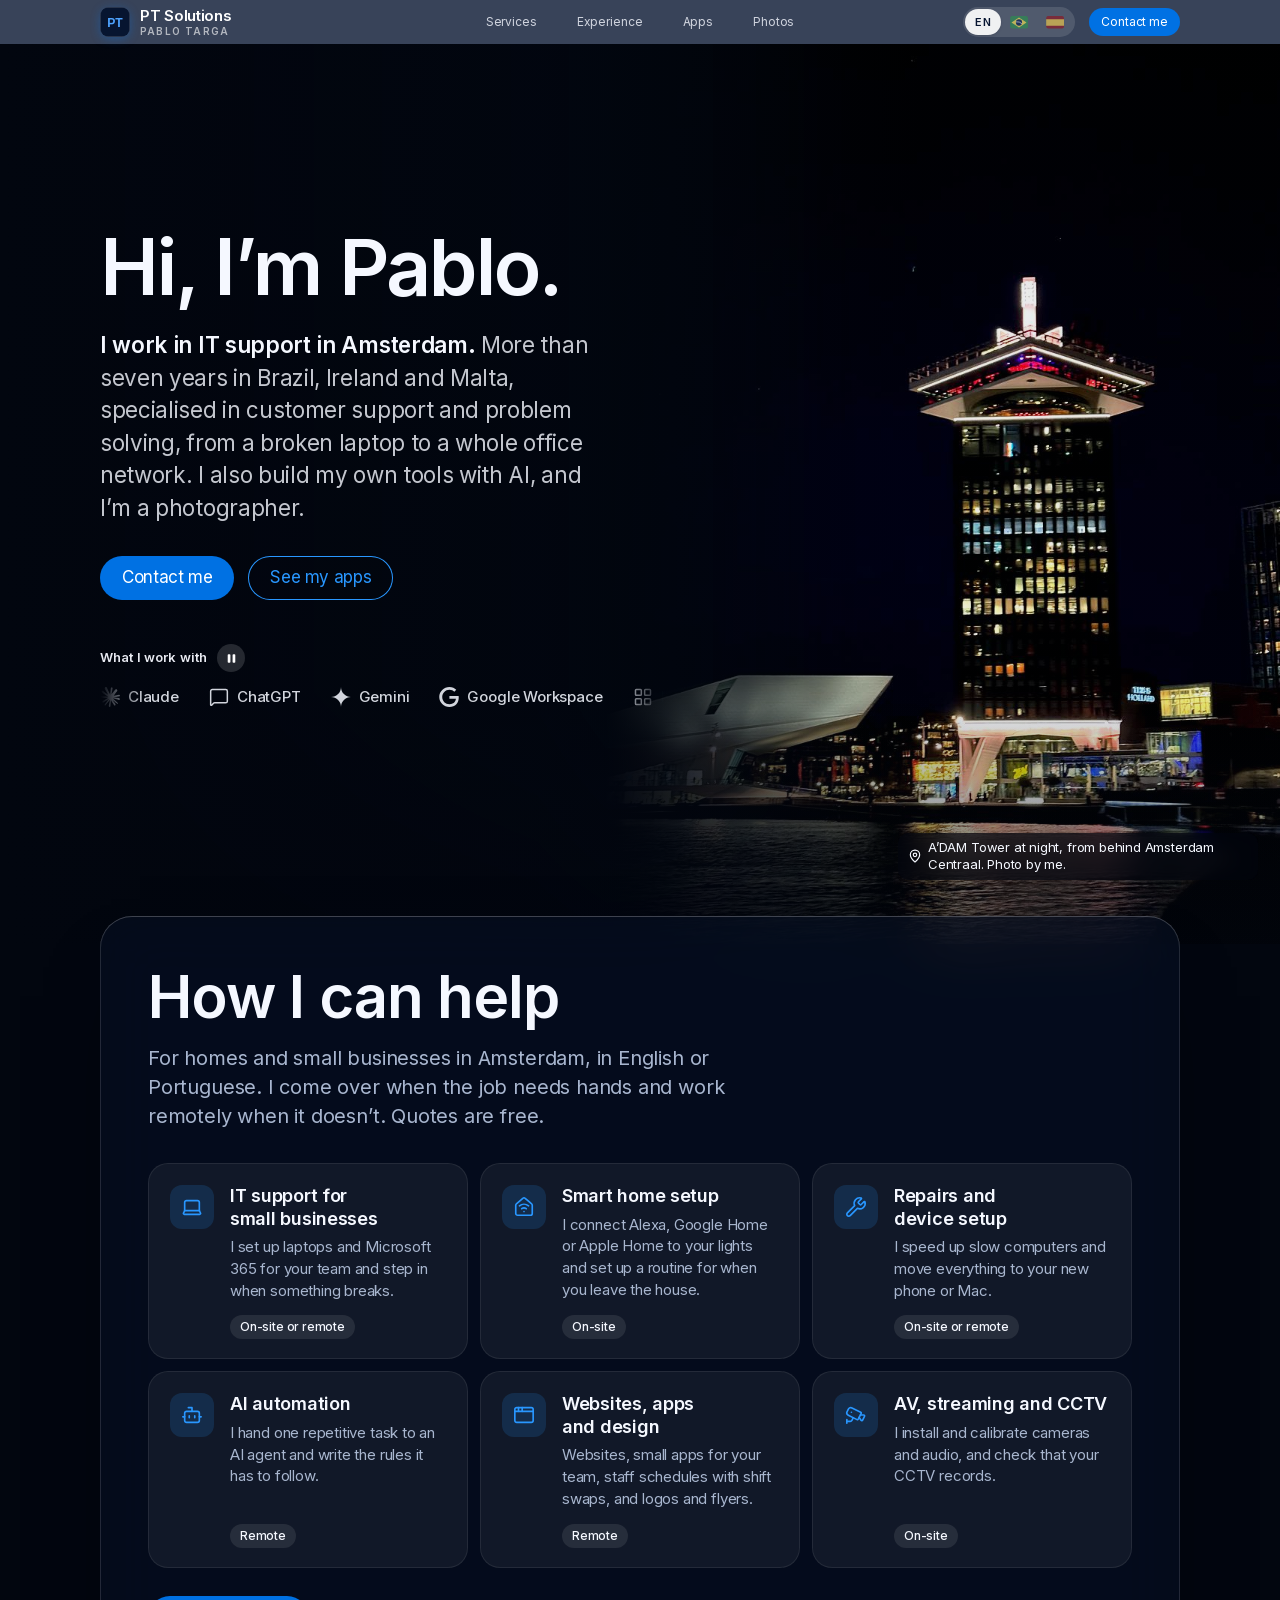
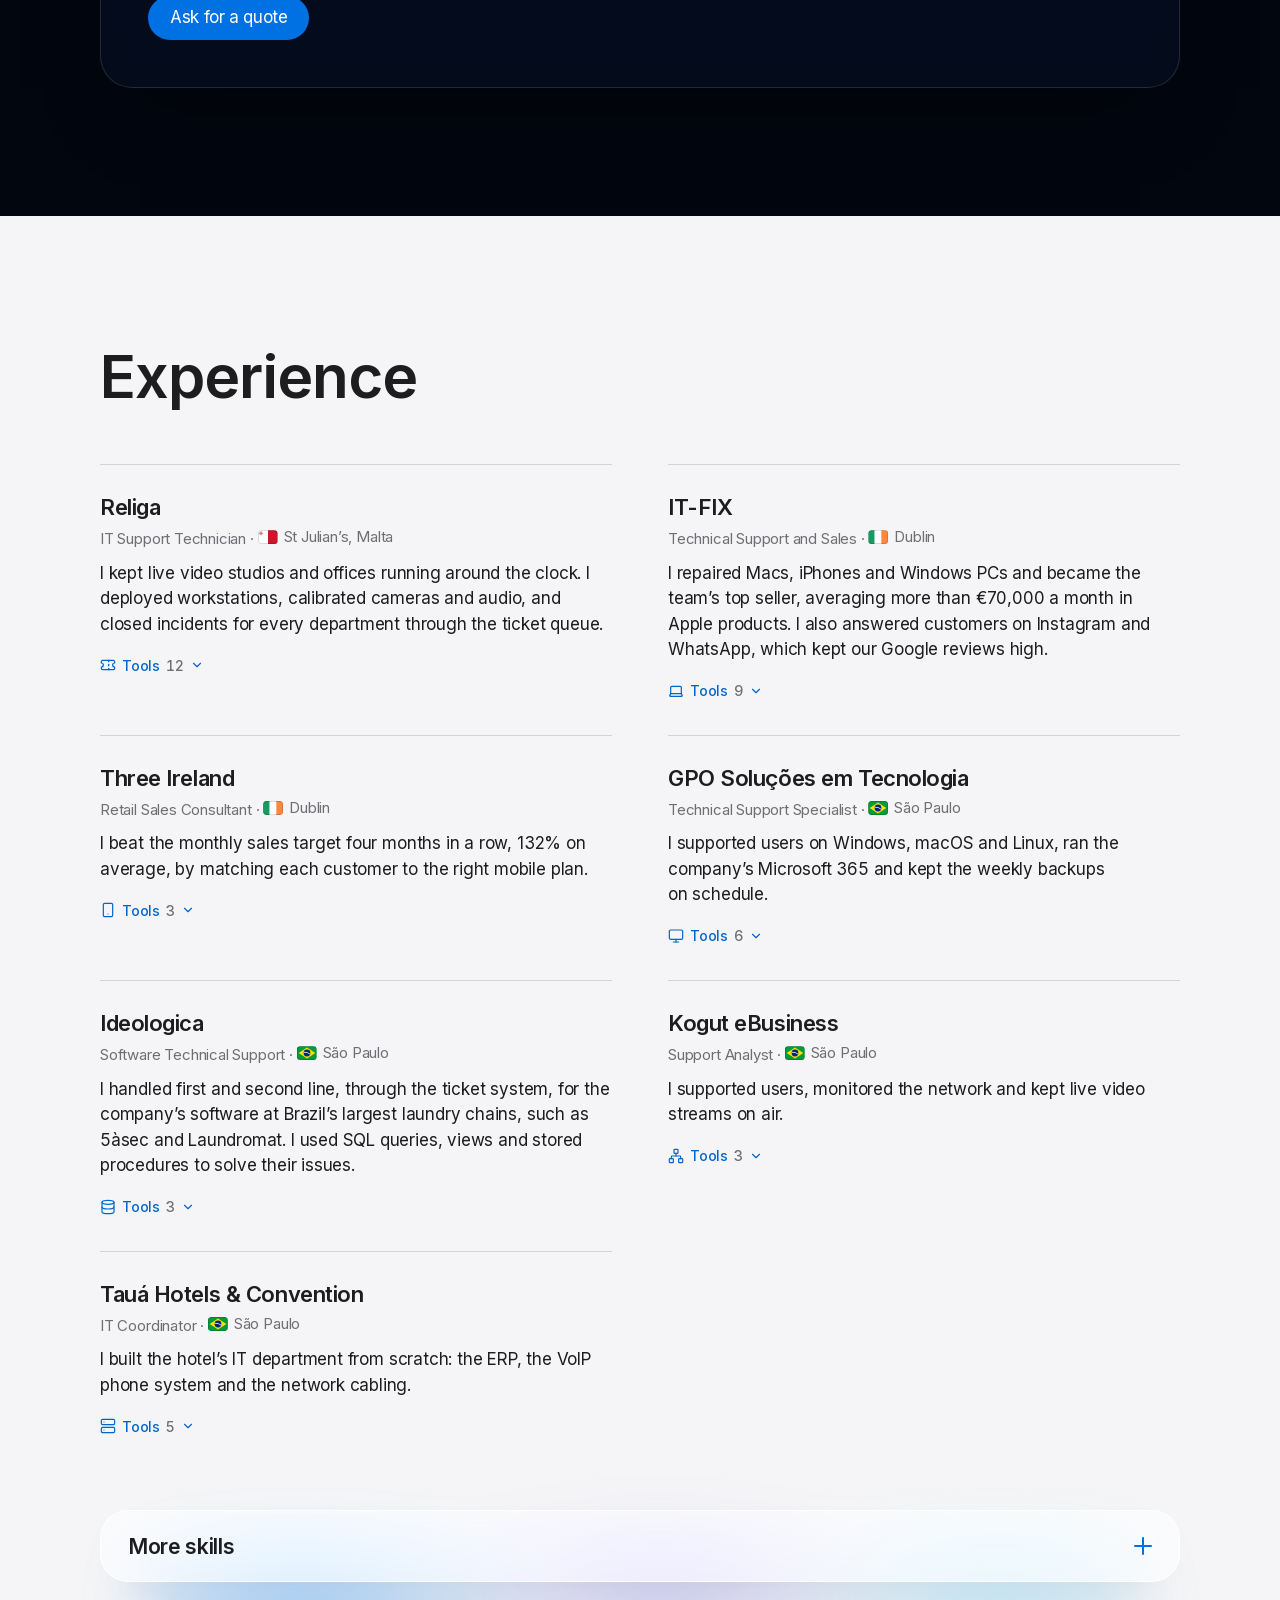
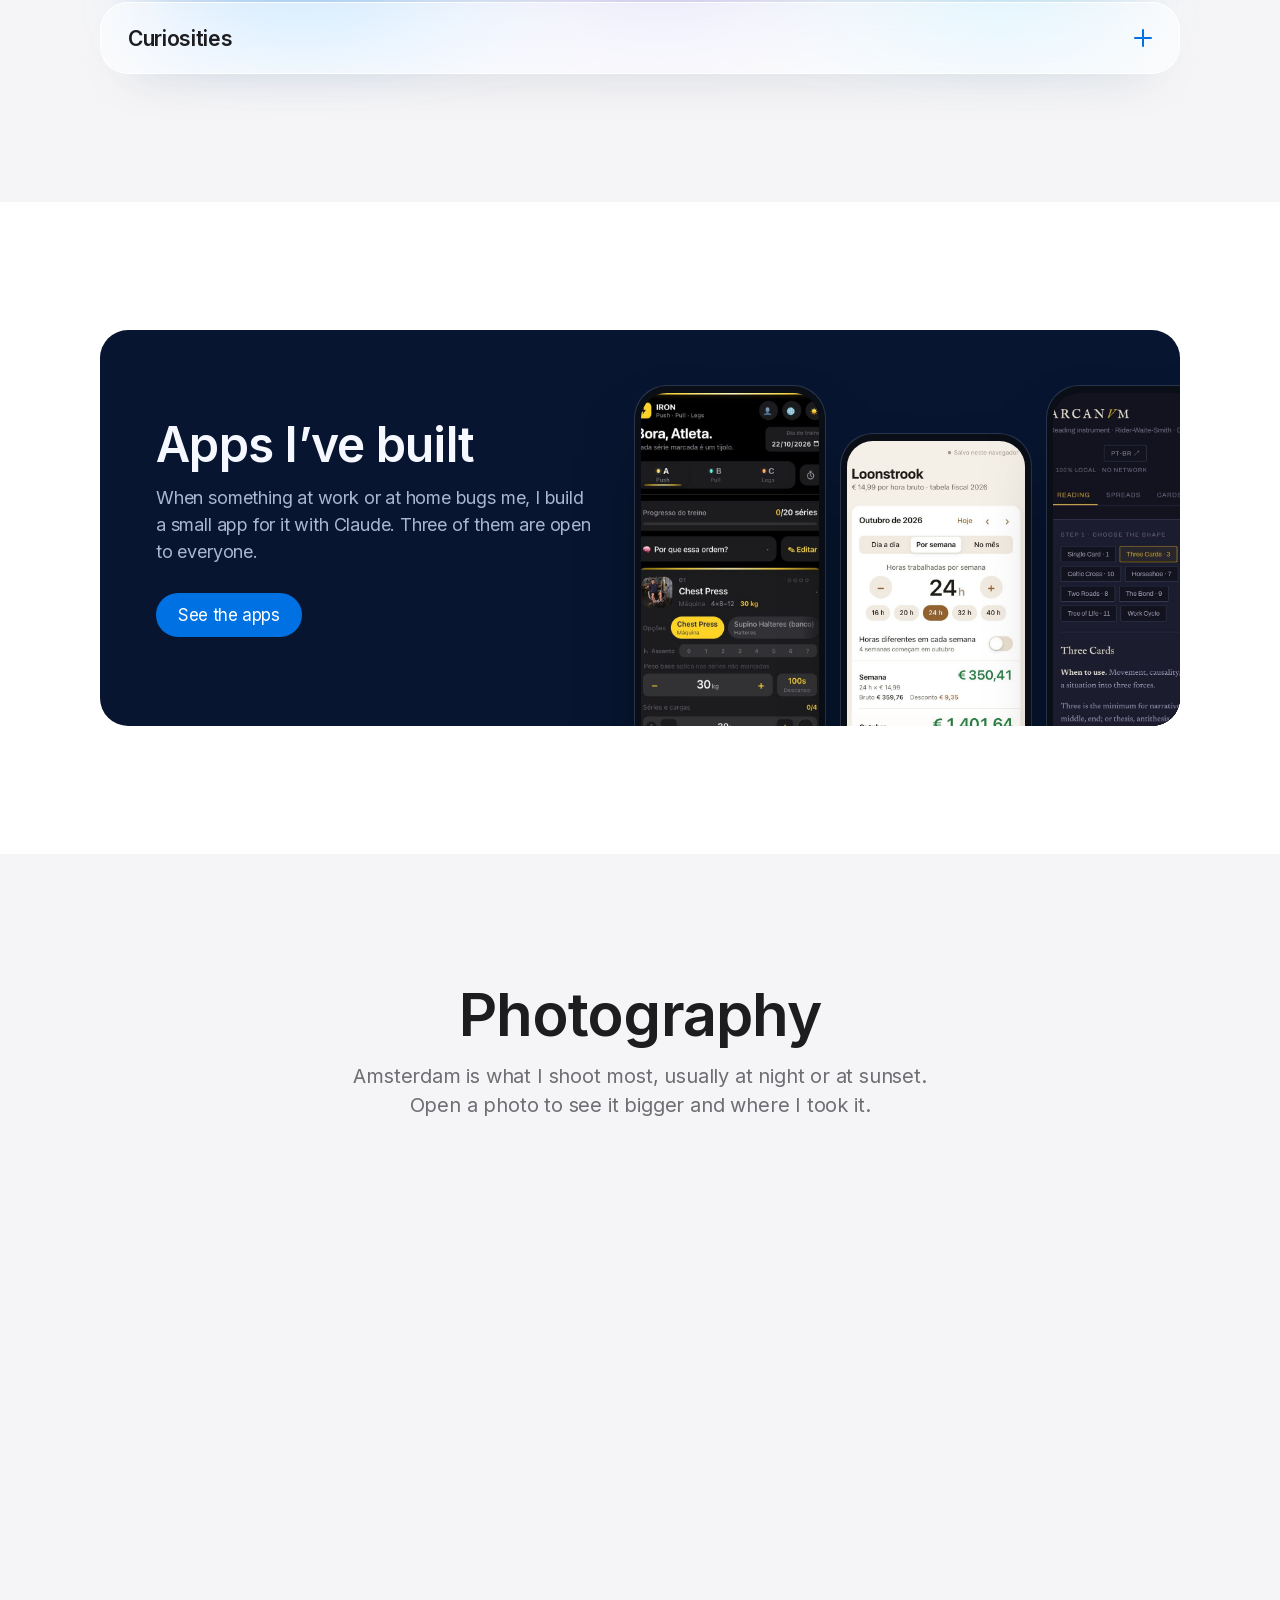
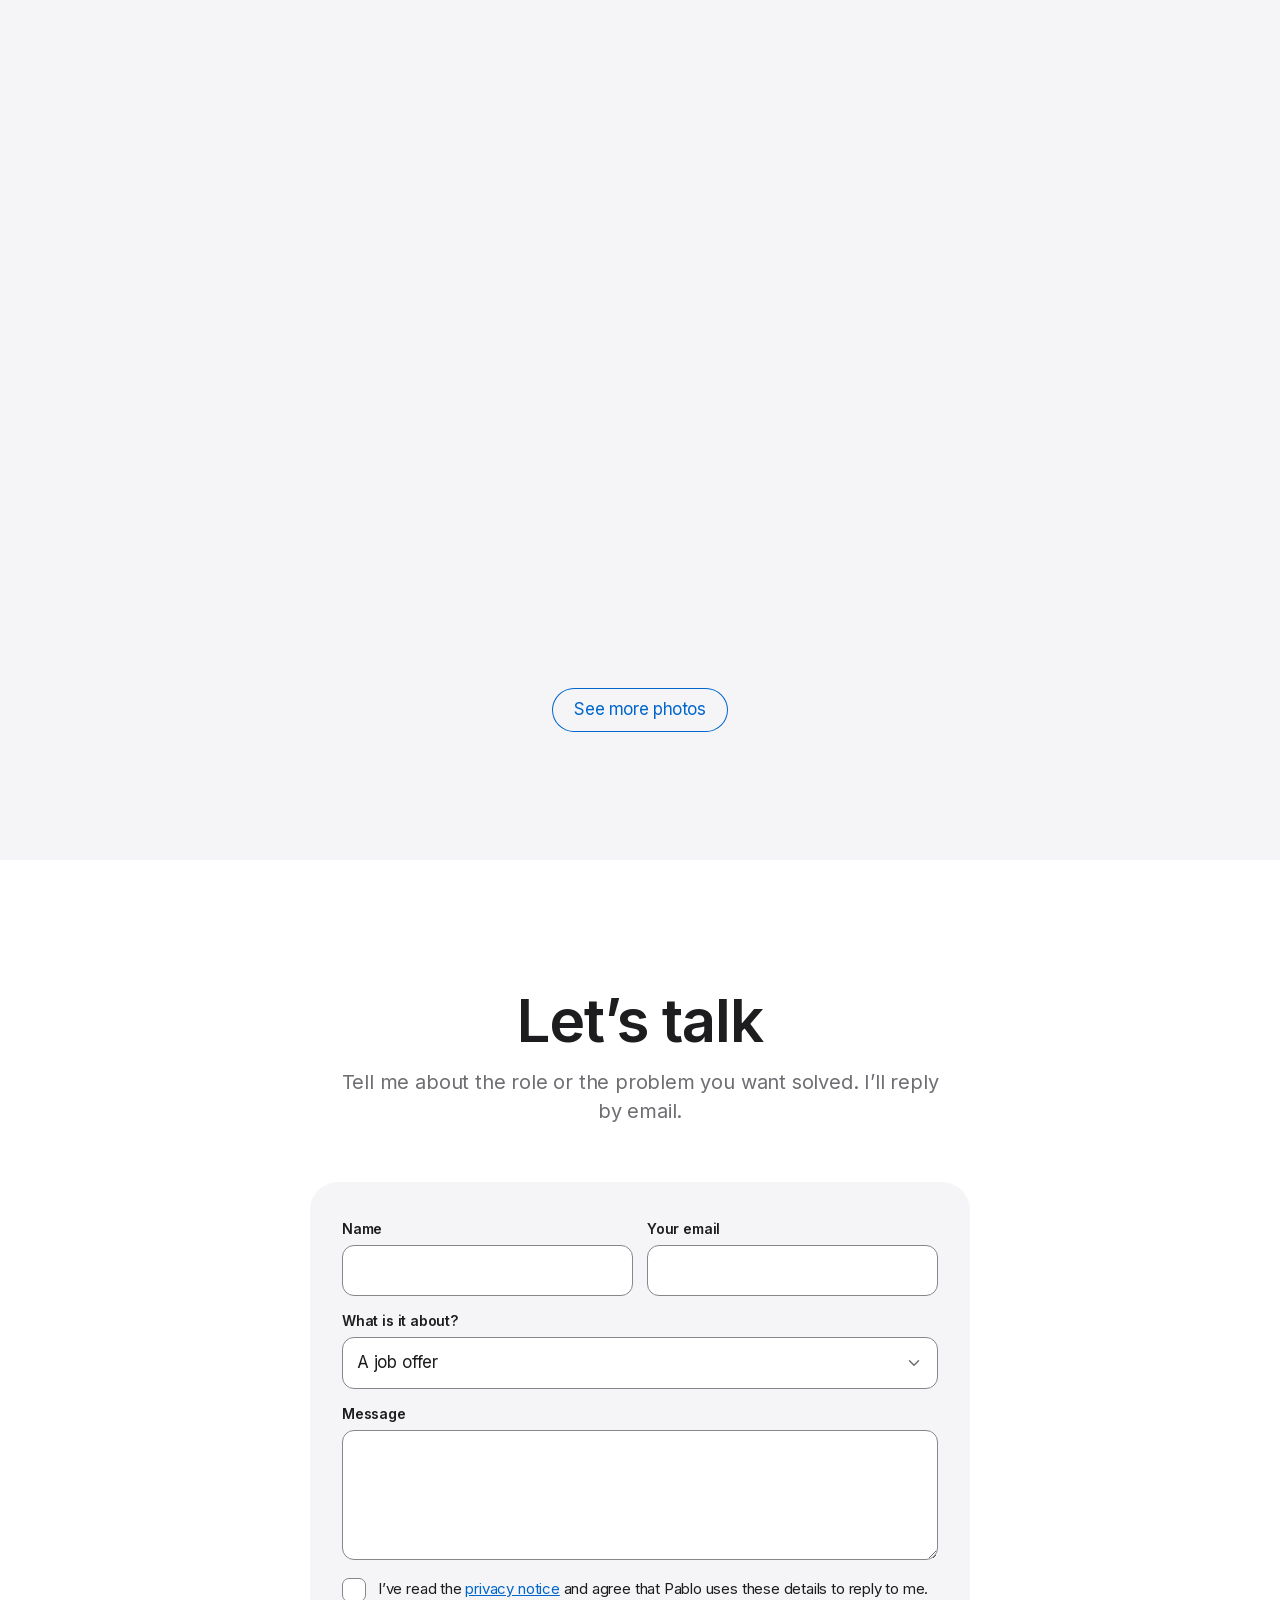
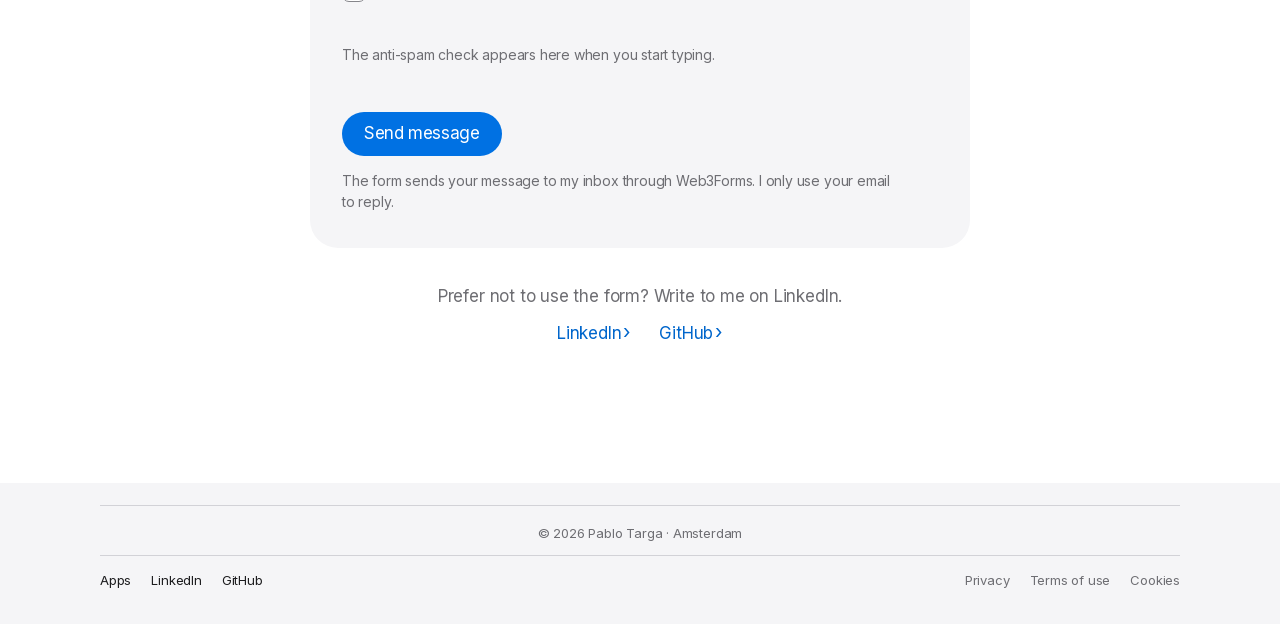
<file: index.html>
<!doctype html>
<!-- PÁGINA INICIAL (pablomtarga.github.io). Ordem: barra do topo, topo com a foto, serviços,
     experiência, chamada de apps, fotografia, contato, rodapé.
     REGRAS PARA EDITAR
     - Todo texto aparece 3 vezes: <span class="en">, <span class="pt"> e <span class="es">. Mude os três.
     - Textos dentro de atributos usam data-en / data-pt / data-es (ex.: descrição de imagem).
     - Não use style="..." nem <script> com código aqui: a segurança do site (CSP) bloqueia.
     - Guia completo: PORTFOLIO/COMO EDITAR O SITE.md (fora desta pasta, não vai para a internet). -->
<html lang="en">
<head>
<meta charset="utf-8">
<meta name="viewport" content="width=device-width, initial-scale=1">
<!-- SEGURANÇA (CSP): diz ao navegador o que o site pode carregar. Bloqueia scripts, estilos e
     imagens de outros sites. Não mexa sem saber o que está fazendo. -->
<meta http-equiv="Content-Security-Policy" content="default-src 'none'; script-src 'self' https://hcaptcha.com https://*.hcaptcha.com; style-src 'self' https://hcaptcha.com https://*.hcaptcha.com; img-src 'self' data:; media-src 'self'; font-src 'self'; connect-src https://api.web3forms.com https://hcaptcha.com https://*.hcaptcha.com; frame-src https://hcaptcha.com https://*.hcaptcha.com; form-action 'none'; base-uri 'none'; object-src 'none'; require-trusted-types-for 'script'; trusted-types ptp-captcha; upgrade-insecure-requests">
<meta name="referrer" content="strict-origin-when-cross-origin">
<!-- Título da aba e descrição para o Google, em inglês. As versões em PT e ES ficam no <body>,
     em data-title-pt / data-title-es e data-desc-pt / data-desc-es. -->
<title>Pablo Targa · IT support in Amsterdam</title>
<meta name="description" content="Pablo Targa, IT support technician in Amsterdam. Freelance IT support, smart home setup and AI automation for homes and small businesses.">
<meta name="theme-color" content="#071530">
<meta name="color-scheme" content="light">
<!-- Endereço oficial da página. Se o site mudar para um domínio próprio, troque aqui,
     nas linhas og: abaixo e nos dados do Google (JSON-LD). -->
<link rel="canonical" href="https://pablomtarga.github.io/">
<!-- Prévia que aparece quando alguém compartilha o link (LinkedIn, WhatsApp). Imagem: assets/og-image.jpg -->
<meta property="og:type" content="website">
<meta property="og:site_name" content="Pablo Targa">
<meta property="og:locale" content="en_GB">
<meta property="og:locale:alternate" content="pt_BR">
<meta property="og:locale:alternate" content="es_ES">
<meta property="og:title" content="Pablo Targa · IT support in Amsterdam">
<meta property="og:description" content="IT support technician and photographer in Amsterdam who builds his own tools with AI.">
<meta property="og:url" content="https://pablomtarga.github.io/">
<meta property="og:image" content="https://pablomtarga.github.io/assets/og-image.jpg">
<meta property="og:image:width" content="1200">
<meta property="og:image:height" content="630">
<meta property="og:image:alt" content="Pablo Targa · IT support in Amsterdam">
<meta name="twitter:card" content="summary_large_image">
<meta name="twitter:image" content="https://pablomtarga.github.io/assets/og-image.jpg">
<link rel="me" href="https://www.linkedin.com/in/pablomtarga">
<link rel="me" href="https://github.com/pablomtarga">
<link rel="icon" href="assets/favicon.svg?v=2" type="image/svg+xml">
<link rel="apple-touch-icon" href="assets/apple-touch-icon.png">
<!-- Estilo (site.css) e comportamento (boot.js e site.js). O ?v=N obriga o navegador a baixar a
     versão nova: suba o N em TODAS as páginas quando mudar um desses arquivos
     (ou rode FERRAMENTAS/nova-versao.py). -->
<link rel="stylesheet" href="assets/css/site.css?v=33">
<script src="assets/js/boot.js?v=33"></script>
<script src="assets/js/site.js?v=33" defer></script>
<!-- Dados para o Google (JSON-LD): quem você é, cargo, serviços e perfis. Não aparece na tela. -->
<script type="application/ld+json">
{
  "@context": "https://schema.org",
  "@graph": [
    { "@type": "WebSite", "@id": "https://pablomtarga.github.io/#site", "url": "https://pablomtarga.github.io/", "name": "Pablo Targa", "inLanguage": ["en", "pt-BR", "es"] },
    { "@type": "ProfilePage", "url": "https://pablomtarga.github.io/", "isPartOf": { "@id": "https://pablomtarga.github.io/#site" }, "dateModified": "2026-11-06", "mainEntity": { "@id": "https://pablomtarga.github.io/#pablo" } },
    {
      "@type": "Person",
      "@id": "https://pablomtarga.github.io/#pablo",
      "name": "Pablo Targa",
      "url": "https://pablomtarga.github.io/",
      "jobTitle": "IT Support Technician",
      "brand": { "@type": "Brand", "name": "PT Solutions" },
      "description": "IT support technician and photographer in Amsterdam who builds his own tools with AI.",
      "address": { "@type": "PostalAddress", "addressLocality": "Amsterdam", "addressCountry": "NL" },
      "hasOccupation": [
        { "@type": "Occupation", "name": "IT Support Technician", "occupationLocation": { "@type": "City", "name": "Amsterdam" } },
        { "@type": "Occupation", "name": "Photographer" }
      ],
      "hasCredential": [
        { "@type": "EducationalOccupationalCredential", "name": "Microsoft IT Support Specialist" },
        { "@type": "EducationalOccupationalCredential", "name": "Google AI Essentials" },
        { "@type": "EducationalOccupationalCredential", "name": "Google Technical Support Fundamentals" }
      ],
      "alumniOf": [{ "@type": "CollegeOrUniversity", "name": "UNIFAAT" }, { "@type": "CollegeOrUniversity", "name": "Holmes Institute" }],
      "knowsLanguage": ["pt", "en", "es", "it"],
      "knowsAbout": ["IT support", "Customer support", "Problem solving", "Microsoft 365", "macOS", "Windows", "CCTV", "AI automation", "Claude Cowork", "AI agents", "Smart home setup", "Photography"],
      "makesOffer": [
        { "@type": "Offer", "itemOffered": { "@type": "Service", "name": "IT support for small businesses", "areaServed": { "@type": "City", "name": "Amsterdam" } } },
        { "@type": "Offer", "itemOffered": { "@type": "Service", "name": "Smart home setup", "areaServed": { "@type": "City", "name": "Amsterdam" } } },
        { "@type": "Offer", "itemOffered": { "@type": "Service", "name": "Repairs and device setup", "areaServed": { "@type": "City", "name": "Amsterdam" } } },
        { "@type": "Offer", "itemOffered": { "@type": "Service", "name": "AI automation", "areaServed": { "@type": "City", "name": "Amsterdam" } } },
        { "@type": "Offer", "itemOffered": { "@type": "Service", "name": "Websites, apps and design", "areaServed": { "@type": "City", "name": "Amsterdam" } } },
        { "@type": "Offer", "itemOffered": { "@type": "Service", "name": "AV, streaming and CCTV", "areaServed": { "@type": "City", "name": "Amsterdam" } } }
      ],
      "sameAs": ["https://www.linkedin.com/in/pablomtarga", "https://github.com/pablomtarga"]
    }
  ]
}
</script>
</head>
<body data-title-en="Pablo Targa · IT support in Amsterdam" data-title-pt="Pablo Targa · Suporte de TI em Amsterdam" data-desc-en="Pablo Targa, IT support technician in Amsterdam. Freelance IT support, smart home setup and AI automation for homes and small businesses." data-desc-pt="Pablo Targa, técnico de suporte de TI em Amsterdam. Suporte de TI freelance, casa inteligente e automação com IA para residências e pequenas empresas." data-title-es="Pablo Targa · Soporte de TI en Ámsterdam" data-desc-es="Pablo Targa, técnico de soporte de TI en Ámsterdam. Soporte de TI freelance, casa inteligente y automatización con IA para hogares y pequeñas empresas.">


<a class="skip" href="#main"><span class="en">Skip to content</span><span class="pt">Pular para o conteúdo</span><span class="es">Saltar al contenido</span></a>


<!-- ===== BARRA DO TOPO ===== igual em todas as páginas: mudou aqui, mude nas outras também.
     Os links levam às seções da página inicial pelo id (ex.: #services). -->
<header class="nav">
  <div class="nav__in">
    <a class="brand" href="#top" aria-label="PT Solutions · Pablo Targa"><svg class="brand__mark" viewBox="0 0 64 64" aria-hidden="true"><rect width="64" height="64" rx="14" fill="#071530"/><rect x="1" y="1" width="62" height="62" rx="13" fill="none" stroke="#ffffff" stroke-opacity="0.16" stroke-width="2"/><text x="32" y="42" text-anchor="middle" font-family="-apple-system, BlinkMacSystemFont, Helvetica, Arial, sans-serif" font-size="26" font-weight="700" fill="#4ea3ff">PT</text></svg><span class="brand__text"><span class="brand__name">PT Solutions</span><span class="brand__by">Pablo Targa</span></span></a>
    <nav class="nav__links" aria-label="Sections" data-attr="aria-label" data-en="Sections" data-pt="Seções" data-es="Secciones">
      <a class="nav__link" href="#services"><span class="en">Services</span><span class="pt">Serviços</span><span class="es">Servicios</span></a>
      <a class="nav__link" href="#experience"><span class="en">Experience</span><span class="pt">Experiência</span><span class="es">Experiencia</span></a>
      <a class="nav__link" href="#apps">Apps</a>
      <a class="nav__link" href="#photos"><span class="en">Photos</span><span class="pt">Fotos</span><span class="es">Fotos</span></a>
    </nav>
    <div class="nav__end">
      <div class="lang" role="group" aria-label="Language" data-attr="aria-label" data-en="Language" data-pt="Idioma" data-es="Idioma">
        <button type="button" data-lang="en" aria-pressed="true" lang="en" aria-label="EN, English">EN</button>
        <button type="button" data-lang="pt" aria-pressed="false" lang="pt-BR" aria-label="Português"><svg class="flag" viewBox="0 0 20 14" preserveAspectRatio="none" aria-hidden="true"><rect width="20" height="14" fill="#009c3b"/><path d="M10 1.6 18.3 7 10 12.4 1.7 7z" fill="#ffdf00"/><circle cx="10" cy="7" r="3.4" fill="#002776"/><path d="M6.75 6.3a8 8 0 0 1 6.55 2" fill="none" stroke="#fff" stroke-width=".75"/></svg></button>
        <button type="button" data-lang="es" aria-pressed="false" lang="es" aria-label="Español"><svg class="flag" viewBox="0 0 30 20" preserveAspectRatio="none" aria-hidden="true"><rect width="30" height="20" fill="#c60b1e"/><rect y="5" width="30" height="10" fill="#ffc400"/></svg></button>
      </div>
      <a class="btn btn--sm" href="#contact"><span class="en">Contact me</span><span class="pt">Fale comigo</span><span class="es">Contáctame</span></a>
      <button class="menu-btn" type="button" aria-expanded="false" aria-controls="menu" aria-label="Menu"><span></span><span></span></button>
    </div>
  </div>
</header>
<!-- Menu de tela cheia do celular (abre no botão ≡) -->
<nav class="menu" id="menu" aria-label="Menu" hidden>
  <ul class="menu__main">
    <li><a href="#services"><span class="en">Services</span><span class="pt">Serviços</span><span class="es">Servicios</span></a></li>
    <li><a href="#experience"><span class="en">Experience</span><span class="pt">Experiência</span><span class="es">Experiencia</span></a></li>
    <li><a href="#apps">Apps</a></li>
    <li><a href="#photos"><span class="en">Photos</span><span class="pt">Fotos</span><span class="es">Fotos</span></a></li>
  </ul>
  <a class="btn" href="#contact"><span class="en">Contact me</span><span class="pt">Fale comigo</span><span class="es">Contáctame</span></a>
  <ul class="menu__more">
    <li><a href="https://www.linkedin.com/in/pablomtarga" target="_blank" rel="noopener noreferrer">LinkedIn</a></li>
  </ul>
</nav>

<main id="main">

<!-- ===== TOPO ===== foto do A'DAM ao fundo (fica parada enquanto o topo e os serviços passam por cima),
     "Hi, I'm Pablo", botões, faixa de logos "What I work with" e crédito da foto.
     A faixa de logos aparece duas vezes (a segunda com aria-hidden) para emendar sem buraco:
     mudou um logo, mude nas duas listas. -->
<div class="stage dark">
  <div class="stage__bg" aria-hidden="true">
    <img class="stage__img stage__img--sharp" src="assets/photos/adam-night-1500.jpg" srcset="assets/photos/adam-night-900.jpg 900w, assets/photos/adam-night-1500.jpg 1500w" sizes="(min-width: 834px) 75vh, 100vw" width="1500" height="2000" fetchpriority="high" alt="">
    <img class="stage__img stage__img--soft" src="assets/photos/adam-night-blur.jpg" width="240" height="320" alt="">
    <div class="stage__shade"></div>
    <div class="stage__dim"></div>
  </div>

<section class="hero" id="top">
  <div class="hero__in">
    <h1 class="rise"><span class="en">Hi, I’m Pablo.</span><span class="pt">Oi, eu sou o Pablo.</span><span class="es">Hola, soy Pablo.</span></h1>
    <p class="hero__lead rise d1"><span class="en"><b>I work in IT support in Amsterdam.</b> More than seven years in Brazil, Ireland and Malta, specialised in customer support and problem solving, from a broken laptop to a whole office network. I also build my own tools with AI, and I’m a photographer.</span><span class="pt"><b>Trabalho com suporte de TI em Amsterdam.</b> São mais de sete anos no Brasil, na Irlanda e em Malta, especializado em atendimento ao cliente e resolução de problemas, do notebook quebrado à rede de um escritório inteiro. Também crio minhas ferramentas com IA e sou fotógrafo.</span><span class="es"><b>Trabajo en soporte de TI en Ámsterdam.</b> Más de siete años en Brasil, Irlanda y Malta, especializado en atención al cliente y resolución de problemas, desde un portátil roto hasta la red de una oficina entera. También creo mis propias herramientas con IA y soy fotógrafo.</span></p>
    <div class="hero__cta rise d2">
      <div class="cta-menu">
        <a class="btn" href="#contact"><span class="en">Contact me</span><span class="pt">Fale comigo</span><span class="es">Contáctame</span></a>
        <ul class="cta-menu__pop">
          <li><a href="https://www.linkedin.com/in/pablomtarga" target="_blank" rel="noopener noreferrer"><svg class="cta-menu__ic" viewBox="0 0 24 24" aria-hidden="true"><rect x="2" y="2" width="20" height="20" rx="4.5" fill="#0a66c2"/><rect x="6" y="10" width="2.7" height="8" rx=".4" fill="#fff"/><circle cx="7.35" cy="6.9" r="1.55" fill="#fff"/><path d="M10.7 10h2.6v1.2c.5-.8 1.5-1.45 2.8-1.45 2.05 0 3.1 1.3 3.1 3.65V18h-2.7v-4.2c0-1.15-.45-1.85-1.45-1.85s-1.75.75-1.75 2V18h-2.6z" fill="#fff"/></svg><span><span class="en">Message me on LinkedIn</span><span class="pt">Me chame no LinkedIn</span><span class="es">Escríbeme por LinkedIn</span></span></a></li>
          <li><a href="#contact"><svg class="cta-menu__ic cta-menu__ic--line" viewBox="0 0 24 24" aria-hidden="true"><use href="#lu-mail"/></svg><span><span class="en">Use the form below</span><span class="pt">Usar o formulário abaixo</span><span class="es">Usar el formulario de abajo</span></span></a></li>
        </ul>
      </div>
      <a class="btn btn--ghost" href="apps.html"><span class="en">See my apps</span><span class="pt">Ver meus apps</span><span class="es">Ver mis apps</span></a>
    </div>
    <div class="tools rise d3">
      <div class="tools__top">
        <h2 class="tools__h"><span class="en">What I work with</span><span class="pt">Com o que eu trabalho</span><span class="es">Con qué trabajo</span></h2>
        <!-- pausa e volta a faixa de logos (site.js, seção 6) -->
        <button class="tools__toggle" type="button" aria-pressed="false" aria-label="Pause the moving logos" data-attr="aria-label" data-en="Pause the moving logos" data-pt="Pausar os logos em movimento" data-es="Pausar los logos en movimiento"><svg class="ic-pause" aria-hidden="true"><use href="#ic-pause"/></svg><svg class="ic-play" aria-hidden="true"><use href="#ic-play"/></svg></button>
      </div>
      <div class="marquee">
        <ul class="marquee__track"><li class="tool"><svg class="si" fill="currentColor" aria-hidden="true"><use href="#si-claude"/></svg><span>Claude</span></li><li class="tool"><svg class="lu" aria-hidden="true"><use href="#lu-message-square"/></svg><span>ChatGPT</span></li><li class="tool"><svg class="si" fill="currentColor" aria-hidden="true"><use href="#si-googlegemini"/></svg><span>Gemini</span></li><li class="tool"><svg class="si" fill="currentColor" aria-hidden="true"><use href="#si-google"/></svg><span>Google Workspace</span></li><li class="tool"><svg class="lu" aria-hidden="true"><use href="#lu-layout-grid"/></svg><span>Microsoft 365</span></li><li class="tool"><svg class="lu" aria-hidden="true"><use href="#lu-image"/></svg><span>Adobe Photoshop</span></li><li class="tool"><svg class="lu" aria-hidden="true"><use href="#lu-film"/></svg><span>Adobe Premiere</span></li><li class="tool"><svg class="si" fill="currentColor" aria-hidden="true"><use href="#si-apple"/></svg><span>Apple</span></li><li class="tool"><svg class="lu" aria-hidden="true"><use href="#lu-house"/></svg><span>Apple Home</span></li><li class="tool"><svg class="si" fill="currentColor" aria-hidden="true"><use href="#si-googlehome"/></svg><span>Google Home</span></li><li class="tool"><svg class="lu" aria-hidden="true"><use href="#lu-speaker"/></svg><span>Alexa</span></li><li class="tool"><svg class="si" fill="currentColor" aria-hidden="true"><use href="#si-whatsapp"/></svg><span>WhatsApp Business</span></li><li class="tool"><svg class="si" fill="currentColor" aria-hidden="true"><use href="#si-github"/></svg><span>GitHub</span></li><li class="tool"><svg class="lu" aria-hidden="true"><use href="#lu-bot"/></svg><span><span class="en">AI agents</span><span class="pt">Agentes de IA</span><span class="es">Agentes de IA</span></span></li></ul>
        <ul class="marquee__track" aria-hidden="true"><li class="tool"><svg class="si" fill="currentColor" aria-hidden="true"><use href="#si-claude"/></svg><span>Claude</span></li><li class="tool"><svg class="lu" aria-hidden="true"><use href="#lu-message-square"/></svg><span>ChatGPT</span></li><li class="tool"><svg class="si" fill="currentColor" aria-hidden="true"><use href="#si-googlegemini"/></svg><span>Gemini</span></li><li class="tool"><svg class="si" fill="currentColor" aria-hidden="true"><use href="#si-google"/></svg><span>Google Workspace</span></li><li class="tool"><svg class="lu" aria-hidden="true"><use href="#lu-layout-grid"/></svg><span>Microsoft 365</span></li><li class="tool"><svg class="lu" aria-hidden="true"><use href="#lu-image"/></svg><span>Adobe Photoshop</span></li><li class="tool"><svg class="lu" aria-hidden="true"><use href="#lu-film"/></svg><span>Adobe Premiere</span></li><li class="tool"><svg class="si" fill="currentColor" aria-hidden="true"><use href="#si-apple"/></svg><span>Apple</span></li><li class="tool"><svg class="lu" aria-hidden="true"><use href="#lu-house"/></svg><span>Apple Home</span></li><li class="tool"><svg class="si" fill="currentColor" aria-hidden="true"><use href="#si-googlehome"/></svg><span>Google Home</span></li><li class="tool"><svg class="lu" aria-hidden="true"><use href="#lu-speaker"/></svg><span>Alexa</span></li><li class="tool"><svg class="si" fill="currentColor" aria-hidden="true"><use href="#si-whatsapp"/></svg><span>WhatsApp Business</span></li><li class="tool"><svg class="si" fill="currentColor" aria-hidden="true"><use href="#si-github"/></svg><span>GitHub</span></li><li class="tool"><svg class="lu" aria-hidden="true"><use href="#lu-bot"/></svg><span><span class="en">AI agents</span><span class="pt">Agentes de IA</span><span class="es">Agentes de IA</span></span></li></ul>
      </div>
    </div>
  </div>
  <p class="hero__credit"><svg class="lu" aria-hidden="true"><use href="#lu-map-pin"/></svg><span class="en">A’DAM Tower at night, from behind Amsterdam Centraal. Photo by me.</span><span class="pt">A torre A’DAM à noite, vista de trás da Amsterdam Centraal. Foto minha.</span><span class="es">La torre A’DAM de noche, desde detrás de Amsterdam Centraal. Foto mía.</span></p>
</section>

<!-- ===== SERVIÇOS ===== cada <li class="svc"> é um cartão clicável.
     data-topic="..." escolhe o assunto no formulário: precisa ser igual a um value da lista
     (o cartão "Websites, apps and design" é diferente: leva para a página build.html)
     <select id="f-topic"> lá no contato. Ícone: <use href="#lu-..."> (desenhos no fim do arquivo). -->
<section class="section svc-section" id="services">
  <div class="wrap">
    <div class="glass">
      <div class="head head--left">
        <h2><span class="en">How I can help</span><span class="pt">Como posso ajudar</span><span class="es">Cómo puedo ayudarte</span></h2>
        <p><span class="en">For homes and small businesses in Amsterdam, in English or Portuguese. I come over when the job needs hands and work remotely when it doesn’t. Quotes are free.</span><span class="pt">Atendo em casa e em pequenas empresas em Amsterdam, em inglês ou português. Vou até você quando o serviço pede presença e resolvo a distância quando dá. O orçamento é grátis.</span><span class="es">Para hogares y pequeñas empresas en Ámsterdam, en inglés o portugués. Voy a tu casa u oficina cuando el trabajo lo necesita y lo resuelvo a distancia cuando no. El presupuesto es gratis.</span></p>
      </div>
      <ul class="services">
        <li class="svc" id="svc-it">
          <span class="svc__ic"><svg class="lu" aria-hidden="true"><use href="#lu-laptop"/></svg></span>
          <h3><a class="svc__link" href="#contact" data-topic="it"><span class="en">IT support for small businesses</span><span class="pt">Suporte de TI para pequenas empresas</span><span class="es">Soporte de TI para pequeñas empresas</span><span class="sr-only"><span class="en">: ask for a quote</span><span class="pt">: pedir orçamento</span><span class="es">: pedir presupuesto</span></span></a></h3>
          <p><span class="en">I set up laptops and Microsoft 365 for your team and step in when something breaks.</span><span class="pt">Configuro notebooks e Microsoft 365 para a sua equipe e resolvo quando algo para de funcionar.</span><span class="es">Configuro portátiles y Microsoft 365 para tu equipo y lo soluciono cuando algo falla.</span></p>
          <span class="svc__mode"><span class="en">On-site or remote</span><span class="pt">Presencial ou remoto</span><span class="es">Presencial o remoto</span></span>
        </li>
        <li class="svc" id="svc-home">
          <span class="svc__ic"><svg class="lu" aria-hidden="true"><use href="#lu-house-wifi"/></svg></span>
          <h3><a class="svc__link" href="#contact" data-topic="home"><span class="en">Smart home setup</span><span class="pt">Casa inteligente</span><span class="es">Casa inteligente</span><span class="sr-only"><span class="en">: ask for a quote</span><span class="pt">: pedir orçamento</span><span class="es">: pedir presupuesto</span></span></a></h3>
          <p><span class="en">I connect Alexa, Google Home or Apple Home to your lights and set up a routine for when you leave the house.</span><span class="pt">Conecto a Alexa, o Google Home ou o Apple Home às suas luzes e crio uma rotina para quando você sai de casa.</span><span class="es">Conecto Alexa, Google Home o Apple Home a tus luces y creo una rutina para cuando sales de casa.</span></p>
          <span class="svc__mode"><span class="en">On-site</span><span class="pt">Presencial</span><span class="es">Presencial</span></span>
        </li>
        <li class="svc" id="svc-repair">
          <span class="svc__ic"><svg class="lu" aria-hidden="true"><use href="#lu-wrench"/></svg></span>
          <h3><a class="svc__link" href="#contact" data-topic="repair"><span class="en">Repairs and device setup</span><span class="pt">Reparos e configuração</span><span class="es">Reparaciones y configuración</span><span class="sr-only"><span class="en">: ask for a quote</span><span class="pt">: pedir orçamento</span><span class="es">: pedir presupuesto</span></span></a></h3>
          <p><span class="en">I speed up slow computers and move everything to your new phone or Mac.</span><span class="pt">Deixo computador lento rápido de novo e passo tudo para o seu celular ou Mac novo.</span><span class="es">Hago que un ordenador lento vuelva a ir rápido y paso todo a tu móvil o Mac nuevo.</span></p>
          <span class="svc__mode"><span class="en">On-site or remote</span><span class="pt">Presencial ou remoto</span><span class="es">Presencial o remoto</span></span>
        </li>
        <li class="svc" id="svc-ai">
          <span class="svc__ic"><svg class="lu" aria-hidden="true"><use href="#lu-bot"/></svg></span>
          <h3><a class="svc__link" href="#contact" data-topic="ai"><span class="en">AI automation</span><span class="pt">Automação com IA</span><span class="es">Automatización con IA</span><span class="sr-only"><span class="en">: ask for a quote</span><span class="pt">: pedir orçamento</span><span class="es">: pedir presupuesto</span></span></a></h3>
          <p><span class="en">I hand one repetitive task to an AI agent and write the rules it has to follow.</span><span class="pt">Passo uma tarefa repetitiva para um agente de IA e escrevo as regras que ele tem que seguir.</span><span class="es">Le paso una tarea repetitiva a un agente de IA y escribo las reglas que tiene que seguir.</span></p>
          <span class="svc__mode"><span class="en">Remote</span><span class="pt">Remoto</span><span class="es">Remoto</span></span>
        </li>
        <li class="svc" id="svc-web">
          <span class="svc__ic"><svg class="lu" aria-hidden="true"><use href="#lu-app-window"/></svg></span>
          <h3><a class="svc__link" href="build.html"><span class="en">Websites, apps and design</span><span class="pt">Sites, apps e design</span><span class="es">Webs, apps y diseño</span><span class="sr-only"><span class="en">: see what I make</span><span class="pt">: ver o que eu crio</span><span class="es">: ver qué creo</span></span></a></h3>
          <p><span class="en">Websites, small apps for your team, staff schedules with shift swaps, and logos and flyers.</span><span class="pt">Sites, apps simples para a equipe, escalas com troca de turno, e logos e flyers.</span><span class="es">Webs, apps sencillas para tu equipo, cuadrantes con cambios de turno, y logos y flyers.</span></p>
          <span class="svc__mode"><span class="en">Remote</span><span class="pt">Remoto</span><span class="es">Remoto</span></span>
        </li>
        <li class="svc" id="svc-av">
          <span class="svc__ic"><svg class="lu" aria-hidden="true"><use href="#lu-cctv"/></svg></span>
          <h3><a class="svc__link" href="#contact" data-topic="av"><span class="en">AV, streaming and CCTV</span><span class="pt">Áudio e vídeo, streaming e CFTV</span><span class="es">Audio y vídeo, streaming y CCTV</span><span class="sr-only"><span class="en">: ask for a quote</span><span class="pt">: pedir orçamento</span><span class="es">: pedir presupuesto</span></span></a></h3>
          <p><span class="en">I install and calibrate cameras and audio, and check that your CCTV records.</span><span class="pt">Instalo e calibro câmeras e áudio, e confiro se o CFTV está gravando.</span><span class="es">Instalo y calibro cámaras y audio, y compruebo que tu CCTV graba.</span></p>
          <span class="svc__mode"><span class="en">On-site</span><span class="pt">Presencial</span><span class="es">Presencial</span></span>
        </li>
      </ul>
      <div class="cta-row">
        <a class="btn" href="#contact"><span class="en">Ask for a quote</span><span class="pt">Pedir orçamento</span><span class="es">Pedir presupuesto</span></a>
      </div>
    </div>
  </div>
</section>
</div>

<!-- ===== EXPERIÊNCIA ===== um <article class="job"> por emprego. Bandeira: <use href="#fl-mt">
     (Malta), #fl-ie (Irlanda), #fl-br (Brasil). <details class="toolbox">: o botão "Tools" que abre as
     ferramentas usadas naquele emprego (as mesmas da linha "Tools:" do CV). O ícone dele (#lu-...) é a
     ferramenta mais usada ali. Acrescentou ou tirou uma ferramenta? Mude também o número em <span class="toolbox__n">. Logo abaixo ficam as gavetas:
     - "More skills": cada app é um <li class="app">. Nível: m1 = básico, m2 = intermediário,
       m3 = avançado (mude a classe "meter m3" e o texto Advanced/Avançado/Avanzado juntos).
     - "Curiosities": seis cartões com emoji animado (cur--cup, cur--clap, cur--flip, cur--flash,
       cur--code, cur--toss). -->
<section class="section section--alt" id="experience">
  <div class="wrap">
    <div class="head head--left">
      <h2><span class="en">Experience</span><span class="pt">Experiência</span><span class="es">Experiencia</span></h2>
    </div>
    <div class="jobs-grid">
        <article class="job">
          <h3>Religa</h3>
          <p class="job__meta"><span class="en">IT Support Technician</span><span class="pt">Técnico de suporte de TI</span><span class="es">Técnico de soporte de TI</span> · <span class="job__place"><svg class="flag" aria-hidden="true"><use href="#fl-mt"/></svg>St Julian’s, Malta</span></p>
          <p><span class="en">I kept live video studios and offices running around the clock. I deployed workstations, calibrated cameras and audio, and closed incidents for every department through the ticket queue.</span><span class="pt">Mantive estúdios de vídeo ao vivo e escritórios funcionando 24 horas. Instalei estações de trabalho, calibrei câmeras e áudio e resolvi chamados de todos os setores pela fila de tickets.</span><span class="es">Mantuve en marcha estudios de vídeo en directo y oficinas las 24 horas. Instalé puestos de trabajo, calibré cámaras y audio, y cerré incidencias de todos los departamentos a través de la cola de tickets.</span></p>
          <details class="toolbox">
            <summary><svg class="toolbox__ic" aria-hidden="true"><use href="#lu-ticket"/></svg> <span class="toolbox__label"><span class="en">Tools</span><span class="pt">Ferramentas</span><span class="es">Herramientas</span></span> <span class="toolbox__n">12</span> <svg class="toolbox__chev" aria-hidden="true"><use href="#lu-chevron-down"/></svg></summary>
            <ul class="job__tools" aria-label="Tools I used" data-attr="aria-label" data-en="Tools I used" data-pt="Ferramentas que usei" data-es="Herramientas que usé"><li><span class="en">Service desk and ticketing</span><span class="pt">Service desk e chamados</span><span class="es">Service desk y tickets</span></li><li><span class="en">Incident response 24/7</span><span class="pt">Incidentes 24/7</span><span class="es">Incidencias 24/7</span></li><li><span class="en">Workstation deployment</span><span class="pt">Instalação de estações de trabalho</span><span class="es">Despliegue de puestos de trabajo</span></li><li><span class="en">Network cabling</span><span class="pt">Cabeamento de rede</span><span class="es">Cableado de red</span></li><li><span class="en">AV and camera calibration</span><span class="pt">Calibração de áudio, vídeo e câmeras</span><span class="es">Calibración de audio, vídeo y cámaras</span></li><li><span class="en">Live stream monitoring</span><span class="pt">Monitoramento de transmissão ao vivo</span><span class="es">Monitorización de streaming en directo</span></li><li><span class="en">CCTV</span><span class="pt">CFTV</span><span class="es">CCTV</span></li><li>Microsoft Teams</li><li>Slack</li><li>Discord</li><li>Telegram</li><li>WhatsApp</li></ul>
          </details>
        </article>
        <article class="job">
          <h3>IT-FIX</h3>
          <p class="job__meta"><span class="en">Technical Support and Sales</span><span class="pt">Suporte técnico e vendas</span><span class="es">Soporte técnico y ventas</span> · <span class="job__place"><svg class="flag" aria-hidden="true"><use href="#fl-ie"/></svg>Dublin</span></p>
          <p><span class="en">I repaired Macs, iPhones and Windows PCs and became the team’s top seller, averaging more than €70,000 a month in Apple products. I also answered customers on Instagram and WhatsApp, which kept our Google reviews high.</span><span class="pt">Consertei Macs, iPhones e PCs com Windows e virei o maior vendedor da equipe, com média de mais de €70 mil por mês em produtos Apple. Também atendia clientes pelo Instagram e pelo WhatsApp, o que manteve as avaliações no Google lá em cima.</span><span class="es">Reparé Macs, iPhones y PCs con Windows y me convertí en el mejor vendedor del equipo, con una media de más de 70.000 € al mes en productos Apple. También atendía a clientes por Instagram y WhatsApp, lo que mantuvo altas nuestras reseñas en Google.</span></p>
          <details class="toolbox">
            <summary><svg class="toolbox__ic" aria-hidden="true"><use href="#lu-laptop"/></svg> <span class="toolbox__label"><span class="en">Tools</span><span class="pt">Ferramentas</span><span class="es">Herramientas</span></span> <span class="toolbox__n">9</span> <svg class="toolbox__chev" aria-hidden="true"><use href="#lu-chevron-down"/></svg></summary>
            <ul class="job__tools" aria-label="Tools I used" data-attr="aria-label" data-en="Tools I used" data-pt="Ferramentas que usei" data-es="Herramientas que usé"><li>macOS</li><li>iOS</li><li>Android</li><li>Windows</li><li><span class="en">Hardware repair</span><span class="pt">Conserto de hardware</span><span class="es">Reparación de hardware</span></li><li><span class="en">Data transfer and backups</span><span class="pt">Transferência de dados e backups</span><span class="es">Transferencia de datos y copias de seguridad</span></li><li>iCloud</li><li>Google Drive</li><li><span class="en">Instagram and WhatsApp support</span><span class="pt">Atendimento por Instagram e WhatsApp</span><span class="es">Atención por Instagram y WhatsApp</span></li></ul>
          </details>
        </article>
        <article class="job">
          <h3>Three Ireland</h3>
          <p class="job__meta"><span class="en">Retail Sales Consultant</span><span class="pt">Consultor de vendas</span><span class="es">Asesor comercial</span> · <span class="job__place"><svg class="flag" aria-hidden="true"><use href="#fl-ie"/></svg>Dublin</span></p>
          <p><span class="en">I beat the monthly sales target four months in a row, 132% on average, by matching each customer to the right mobile plan.</span><span class="pt">Bati a meta mensal de vendas quatro meses seguidos, com média de 132%, indicando o plano de celular certo para cada cliente.</span><span class="es">Superé el objetivo mensual de ventas cuatro meses seguidos, con un 132 % de media, recomendando a cada cliente el plan móvil adecuado.</span></p>
          <details class="toolbox">
            <summary><svg class="toolbox__ic" aria-hidden="true"><use href="#lu-smartphone"/></svg> <span class="toolbox__label"><span class="en">Tools</span><span class="pt">Ferramentas</span><span class="es">Herramientas</span></span> <span class="toolbox__n">3</span> <svg class="toolbox__chev" aria-hidden="true"><use href="#lu-chevron-down"/></svg></summary>
            <ul class="job__tools" aria-label="Tools I used" data-attr="aria-label" data-en="Tools I used" data-pt="Ferramentas que usei" data-es="Herramientas que usé"><li><span class="en">Consultative sales</span><span class="pt">Venda consultiva</span><span class="es">Venta consultiva</span></li><li><span class="en">Mobile and telecom plans</span><span class="pt">Planos de celular e telecom</span><span class="es">Planes móviles y de telecomunicaciones</span></li><li><span class="en">Customer service</span><span class="pt">Atendimento ao cliente</span><span class="es">Atención al cliente</span></li></ul>
          </details>
        </article>
        <article class="job">
          <h3>GPO Soluções em Tecnologia</h3>
          <p class="job__meta"><span class="en">Technical Support Specialist</span><span class="pt">Especialista em suporte técnico</span><span class="es">Especialista en soporte técnico</span> · <span class="job__place"><svg class="flag" aria-hidden="true"><use href="#fl-br"/></svg>São Paulo</span></p>
          <p><span class="en">I supported users on Windows, macOS and Linux, ran the company’s Microsoft 365 and kept the weekly backups on schedule.</span><span class="pt">Dei suporte a usuários de Windows, macOS e Linux, administrei o Microsoft 365 da empresa e mantive os backups semanais em dia.</span><span class="es">Di soporte a usuarios de Windows, macOS y Linux, gestioné el Microsoft 365 de la empresa y mantuve al día las copias de seguridad semanales.</span></p>
          <details class="toolbox">
            <summary><svg class="toolbox__ic" aria-hidden="true"><use href="#lu-monitor"/></svg> <span class="toolbox__label"><span class="en">Tools</span><span class="pt">Ferramentas</span><span class="es">Herramientas</span></span> <span class="toolbox__n">6</span> <svg class="toolbox__chev" aria-hidden="true"><use href="#lu-chevron-down"/></svg></summary>
            <ul class="job__tools" aria-label="Tools I used" data-attr="aria-label" data-en="Tools I used" data-pt="Ferramentas que usei" data-es="Herramientas que usé"><li>Windows</li><li>macOS</li><li>Linux</li><li><span class="en">Microsoft 365 administration</span><span class="pt">Administração do Microsoft 365</span><span class="es">Administración de Microsoft 365</span></li><li><span class="en">Weekly backups</span><span class="pt">Backups semanais</span><span class="es">Copias de seguridad semanales</span></li><li><span class="en">Remote and on-site support</span><span class="pt">Suporte remoto e presencial</span><span class="es">Soporte remoto y presencial</span></li></ul>
          </details>
        </article>
        <article class="job">
          <h3>Ideologica</h3>
          <p class="job__meta"><span class="en">Software Technical Support</span><span class="pt">Suporte técnico de software</span><span class="es">Soporte técnico de software</span> · <span class="job__place"><svg class="flag" aria-hidden="true"><use href="#fl-br"/></svg>São Paulo</span></p>
          <p><span class="en">I handled first and second line, through the ticket system, for the company’s software at Brazil’s largest laundry chains, such as 5àsec and Laundromat. I used SQL queries, views and stored procedures to solve their issues.</span><span class="pt">Fiz o atendimento N1 e N2, pelo sistema de tickets, do software da empresa nas maiores redes de lavanderia do Brasil, como 5àsec e Laundromat. Usei consultas SQL, views e stored procedures para resolver os problemas delas.</span><span class="es">Atendí el primer y segundo nivel, a través del sistema de tickets, del software de la empresa en las mayores cadenas de lavandería de Brasil, como 5àsec y Laundromat. Usé consultas SQL, vistas y procedimientos almacenados para resolver sus incidencias.</span></p>
          <details class="toolbox">
            <summary><svg class="toolbox__ic" aria-hidden="true"><use href="#lu-database"/></svg> <span class="toolbox__label"><span class="en">Tools</span><span class="pt">Ferramentas</span><span class="es">Herramientas</span></span> <span class="toolbox__n">3</span> <svg class="toolbox__chev" aria-hidden="true"><use href="#lu-chevron-down"/></svg></summary>
            <ul class="job__tools" aria-label="Tools I used" data-attr="aria-label" data-en="Tools I used" data-pt="Ferramentas que usei" data-es="Herramientas que usé"><li><span class="en">First and second-line support</span><span class="pt">Suporte N1 e N2</span><span class="es">Soporte de primer y segundo nivel</span></li><li><span class="en">Ticket system</span><span class="pt">Sistema de tickets</span><span class="es">Sistema de tickets</span></li><li><span class="en">SQL (queries, views, stored procedures)</span><span class="pt">SQL (consultas, views, stored procedures)</span><span class="es">SQL (consultas, vistas, procedimientos almacenados)</span></li></ul>
          </details>
        </article>
        <article class="job">
          <h3>Kogut eBusiness</h3>
          <p class="job__meta"><span class="en">Support Analyst</span><span class="pt">Analista de suporte</span><span class="es">Analista de soporte</span> · <span class="job__place"><svg class="flag" aria-hidden="true"><use href="#fl-br"/></svg>São Paulo</span></p>
          <p><span class="en">I supported users, monitored the network and kept live video streams on air.</span><span class="pt">Dei suporte aos usuários, monitorei a rede e mantive transmissões de vídeo ao vivo no ar.</span><span class="es">Di soporte a los usuarios, monitoricé la red y mantuve en el aire las retransmisiones de vídeo en directo.</span></p>
          <details class="toolbox">
            <summary><svg class="toolbox__ic" aria-hidden="true"><use href="#lu-network"/></svg> <span class="toolbox__label"><span class="en">Tools</span><span class="pt">Ferramentas</span><span class="es">Herramientas</span></span> <span class="toolbox__n">3</span> <svg class="toolbox__chev" aria-hidden="true"><use href="#lu-chevron-down"/></svg></summary>
            <ul class="job__tools" aria-label="Tools I used" data-attr="aria-label" data-en="Tools I used" data-pt="Ferramentas que usei" data-es="Herramientas que usé"><li><span class="en">User support</span><span class="pt">Suporte ao usuário</span><span class="es">Soporte a usuarios</span></li><li><span class="en">Network monitoring</span><span class="pt">Monitoramento de rede</span><span class="es">Monitorización de red</span></li><li><span class="en">Live video streaming</span><span class="pt">Transmissão de vídeo ao vivo</span><span class="es">Streaming de vídeo en directo</span></li></ul>
          </details>
        </article>
        <article class="job">
          <h3>Tauá Hotels &amp; Convention</h3>
          <p class="job__meta"><span class="en">IT Coordinator</span><span class="pt">Coordenador de TI</span><span class="es">Coordinador de TI</span> · <span class="job__place"><svg class="flag" aria-hidden="true"><use href="#fl-br"/></svg>São Paulo</span></p>
          <p><span class="en">I built the hotel’s IT department from scratch: the ERP, the VoIP phone system and the network cabling.</span><span class="pt">Montei do zero o departamento de TI do hotel: o ERP, a telefonia VoIP e o cabeamento de rede.</span><span class="es">Monté desde cero el departamento de TI del hotel: el ERP, la telefonía VoIP y el cableado de red.</span></p>
          <details class="toolbox">
            <summary><svg class="toolbox__ic" aria-hidden="true"><use href="#lu-server"/></svg> <span class="toolbox__label"><span class="en">Tools</span><span class="pt">Ferramentas</span><span class="es">Herramientas</span></span> <span class="toolbox__n">5</span> <svg class="toolbox__chev" aria-hidden="true"><use href="#lu-chevron-down"/></svg></summary>
            <ul class="job__tools" aria-label="Tools I used" data-attr="aria-label" data-en="Tools I used" data-pt="Ferramentas que usei" data-es="Herramientas que usé"><li>ERP</li><li><span class="en">VoIP/PBX</span><span class="pt">VoIP/PABX</span><span class="es">VoIP/centralita</span></li><li><span class="en">Network cabling</span><span class="pt">Cabeamento de rede</span><span class="es">Cableado de red</span></li><li><span class="en">IT department setup</span><span class="pt">Montagem do departamento de TI</span><span class="es">Montaje del departamento de TI</span></li><li><span class="en">Onboarding process</span><span class="pt">Processo de onboarding</span><span class="es">Proceso de onboarding</span></li></ul>
          </details>
        </article>
      </div>
      <div class="drawers">
        <details class="drawer more-skills">
        <summary><span><span class="en">More skills</span><span class="pt">Mais skills</span><span class="es">Más habilidades</span></span><span class="plus" aria-hidden="true"></span></summary>
        <div class="more-skills__body">
          <h3 class="ms-title"><span class="en">Apps I use</span><span class="pt">Apps que eu uso</span><span class="es">Apps que uso</span></h3>
          <p class="ms-hint"><span class="en">Hover over an app to see my level.</span><span class="pt">Passe o mouse sobre um app para ver o meu nível.</span><span class="es">Pasa el ratón sobre una app para ver mi nivel.</span></p>
          <div class="app-groups">
          <div class="app-group">
            <h4><span class="en">Systems</span><span class="pt">Sistemas</span><span class="es">Sistemas</span></h4>
            <ul class="apps-list"><li class="app"><svg class="si" fill="#000000" aria-hidden="true"><use href="#si-apple"/></svg><span>macOS</span><span class="lvl"><span class="meter m3" aria-hidden="true"><i></i><i></i><i></i></span><span class="sr-only">: </span><span class="en">Advanced</span><span class="pt">Avançado</span><span class="es">Avanzado</span></span></li><li class="app"><svg class="lu" aria-hidden="true"><use href="#lu-monitor"/></svg><span>Windows</span><span class="lvl"><span class="meter m3" aria-hidden="true"><i></i><i></i><i></i></span><span class="sr-only">: </span><span class="en">Advanced</span><span class="pt">Avançado</span><span class="es">Avanzado</span></span></li><li class="app"><svg class="si" fill="#1d1d1f" aria-hidden="true"><use href="#si-linux"/></svg><span>Linux</span><span class="lvl"><span class="meter m1" aria-hidden="true"><i></i><i></i><i></i></span><span class="sr-only">: </span><span class="en">Basic</span><span class="pt">Básico</span><span class="es">Básico</span></span></li><li class="app"><svg class="lu" aria-hidden="true"><use href="#lu-smartphone"/></svg><span>iOS</span><span class="lvl"><span class="meter m3" aria-hidden="true"><i></i><i></i><i></i></span><span class="sr-only">: </span><span class="en">Advanced</span><span class="pt">Avançado</span><span class="es">Avanzado</span></span></li><li class="app"><svg class="si" fill="#3DDC84" aria-hidden="true"><use href="#si-android"/></svg><span>Android</span><span class="lvl"><span class="meter m2" aria-hidden="true"><i></i><i></i><i></i></span><span class="sr-only">: </span><span class="en">Intermediate</span><span class="pt">Intermediário</span><span class="es">Intermedio</span></span></li></ul>
          </div>
          <div class="app-group">
            <h4><span class="en">Microsoft 365</span><span class="pt">Microsoft 365</span><span class="es">Microsoft 365</span></h4>
            <ul class="apps-list"><li class="app"><svg class="lu" aria-hidden="true"><use href="#lu-layout-grid"/></svg><span>Microsoft 365</span><span class="lvl"><span class="meter m3" aria-hidden="true"><i></i><i></i><i></i></span><span class="sr-only">: </span><span class="en">Advanced</span><span class="pt">Avançado</span><span class="es">Avanzado</span></span></li><li class="app"><svg class="lu" aria-hidden="true"><use href="#lu-mail"/></svg><span>Outlook</span><span class="lvl"><span class="meter m3" aria-hidden="true"><i></i><i></i><i></i></span><span class="sr-only">: </span><span class="en">Advanced</span><span class="pt">Avançado</span><span class="es">Avanzado</span></span></li><li class="app"><svg class="lu" aria-hidden="true"><use href="#lu-users"/></svg><span>Teams</span><span class="lvl"><span class="meter m3" aria-hidden="true"><i></i><i></i><i></i></span><span class="sr-only">: </span><span class="en">Advanced</span><span class="pt">Avançado</span><span class="es">Avanzado</span></span></li><li class="app"><svg class="lu" aria-hidden="true"><use href="#lu-share-2"/></svg><span>SharePoint</span><span class="lvl"><span class="meter m2" aria-hidden="true"><i></i><i></i><i></i></span><span class="sr-only">: </span><span class="en">Intermediate</span><span class="pt">Intermediário</span><span class="es">Intermedio</span></span></li></ul>
          </div>
          <div class="app-group">
            <h4><span class="en">Remote support</span><span class="pt">Suporte remoto</span><span class="es">Soporte remoto</span></h4>
            <ul class="apps-list"><li class="app"><svg class="si" fill="#0E8EE9" aria-hidden="true"><use href="#si-teamviewer"/></svg><span>TeamViewer</span><span class="lvl"><span class="meter m3" aria-hidden="true"><i></i><i></i><i></i></span><span class="sr-only">: </span><span class="en">Advanced</span><span class="pt">Avançado</span><span class="es">Avanzado</span></span></li><li class="app"><svg class="si" fill="#EF443B" aria-hidden="true"><use href="#si-anydesk"/></svg><span>AnyDesk</span><span class="lvl"><span class="meter m3" aria-hidden="true"><i></i><i></i><i></i></span><span class="sr-only">: </span><span class="en">Advanced</span><span class="pt">Avançado</span><span class="es">Avanzado</span></span></li></ul>
          </div>
          <div class="app-group">
            <h4><span class="en">AI and code</span><span class="pt">IA e código</span><span class="es">IA y código</span></h4>
            <ul class="apps-list"><li class="app"><svg class="si" fill="#D97757" aria-hidden="true"><use href="#si-claude"/></svg><span>Claude</span><span class="lvl"><span class="meter m3" aria-hidden="true"><i></i><i></i><i></i></span><span class="sr-only">: </span><span class="en">Advanced</span><span class="pt">Avançado</span><span class="es">Avanzado</span></span></li><li class="app"><svg class="lu" aria-hidden="true"><use href="#lu-message-square"/></svg><span>ChatGPT</span><span class="lvl"><span class="meter m3" aria-hidden="true"><i></i><i></i><i></i></span><span class="sr-only">: </span><span class="en">Advanced</span><span class="pt">Avançado</span><span class="es">Avanzado</span></span></li><li class="app"><svg class="si" fill="#8E75B2" aria-hidden="true"><use href="#si-googlegemini"/></svg><span>Gemini</span><span class="lvl"><span class="meter m2" aria-hidden="true"><i></i><i></i><i></i></span><span class="sr-only">: </span><span class="en">Intermediate</span><span class="pt">Intermediário</span><span class="es">Intermedio</span></span></li><li class="app"><svg class="si" fill="#181717" aria-hidden="true"><use href="#si-github"/></svg><span>GitHub</span><span class="lvl"><span class="meter m2" aria-hidden="true"><i></i><i></i><i></i></span><span class="sr-only">: </span><span class="en">Intermediate</span><span class="pt">Intermediário</span><span class="es">Intermedio</span></span></li><li class="app"><svg class="si" fill="#3FCF8E" aria-hidden="true"><use href="#si-supabase"/></svg><span>Supabase</span><span class="lvl"><span class="meter m1" aria-hidden="true"><i></i><i></i><i></i></span><span class="sr-only">: </span><span class="en">Basic</span><span class="pt">Básico</span><span class="es">Básico</span></span></li><li class="app"><svg class="si" fill="#E34F26" aria-hidden="true"><use href="#si-html5"/></svg><span>HTML</span><span class="lvl"><span class="meter m2" aria-hidden="true"><i></i><i></i><i></i></span><span class="sr-only">: </span><span class="en">Intermediate</span><span class="pt">Intermediário</span><span class="es">Intermedio</span></span></li></ul>
          </div>
          <div class="app-group">
            <h4><span class="en">Smart home</span><span class="pt">Casa inteligente</span><span class="es">Casa inteligente</span></h4>
            <ul class="apps-list"><li class="app"><svg class="si" fill="#4285F4" aria-hidden="true"><use href="#si-googlehome"/></svg><span>Google Home</span><span class="lvl"><span class="meter m3" aria-hidden="true"><i></i><i></i><i></i></span><span class="sr-only">: </span><span class="en">Advanced</span><span class="pt">Avançado</span><span class="es">Avanzado</span></span></li><li class="app"><svg class="lu" aria-hidden="true"><use href="#lu-speaker"/></svg><span>Alexa</span><span class="lvl"><span class="meter m3" aria-hidden="true"><i></i><i></i><i></i></span><span class="sr-only">: </span><span class="en">Advanced</span><span class="pt">Avançado</span><span class="es">Avanzado</span></span></li><li class="app"><svg class="lu" aria-hidden="true"><use href="#lu-house"/></svg><span>Apple Home</span><span class="lvl"><span class="meter m2" aria-hidden="true"><i></i><i></i><i></i></span><span class="sr-only">: </span><span class="en">Intermediate</span><span class="pt">Intermediário</span><span class="es">Intermedio</span></span></li></ul>
          </div>
          <div class="app-group">
            <h4><span class="en">Social media</span><span class="pt">Redes sociais</span><span class="es">Redes sociales</span></h4>
            <ul class="apps-list"><li class="app"><svg class="si" fill="#FF0069" aria-hidden="true"><use href="#si-instagram"/></svg><span>Instagram</span><span class="lvl"><span class="meter m3" aria-hidden="true"><i></i><i></i><i></i></span><span class="sr-only">: </span><span class="en">Advanced</span><span class="pt">Avançado</span><span class="es">Avanzado</span></span></li><li class="app"><svg class="si" fill="#25D366" aria-hidden="true"><use href="#si-whatsapp"/></svg><span>WhatsApp Business</span><span class="lvl"><span class="meter m3" aria-hidden="true"><i></i><i></i><i></i></span><span class="sr-only">: </span><span class="en">Advanced</span><span class="pt">Avançado</span><span class="es">Avanzado</span></span></li><li class="app"><svg class="si" fill="#000000" aria-hidden="true"><use href="#si-tiktok"/></svg><span>TikTok</span><span class="lvl"><span class="meter m2" aria-hidden="true"><i></i><i></i><i></i></span><span class="sr-only">: </span><span class="en">Intermediate</span><span class="pt">Intermediário</span><span class="es">Intermedio</span></span></li><li class="app"><svg class="si" fill="#000000" aria-hidden="true"><use href="#si-x"/></svg><span>X</span><span class="lvl"><span class="meter m2" aria-hidden="true"><i></i><i></i><i></i></span><span class="sr-only">: </span><span class="en">Intermediate</span><span class="pt">Intermediário</span><span class="es">Intermedio</span></span></li><li class="app"><svg class="si" fill="#0866FF" aria-hidden="true"><use href="#si-facebook"/></svg><span>Facebook</span><span class="lvl"><span class="meter m2" aria-hidden="true"><i></i><i></i><i></i></span><span class="sr-only">: </span><span class="en">Intermediate</span><span class="pt">Intermediário</span><span class="es">Intermedio</span></span></li></ul>
          </div>
          <div class="app-group">
            <h4><span class="en">Design and photo</span><span class="pt">Design e foto</span><span class="es">Diseño y foto</span></h4>
            <ul class="apps-list"><li class="app"><svg class="lu" aria-hidden="true"><use href="#lu-image"/></svg><span>Photoshop</span><span class="lvl"><span class="meter m2" aria-hidden="true"><i></i><i></i><i></i></span><span class="sr-only">: </span><span class="en">Intermediate</span><span class="pt">Intermediário</span><span class="es">Intermedio</span></span></li><li class="app"><svg class="lu" aria-hidden="true"><use href="#lu-pen-tool"/></svg><span>Illustrator</span><span class="lvl"><span class="meter m2" aria-hidden="true"><i></i><i></i><i></i></span><span class="sr-only">: </span><span class="en">Intermediate</span><span class="pt">Intermediário</span><span class="es">Intermedio</span></span></li><li class="app"><svg class="lu" aria-hidden="true"><use href="#lu-film"/></svg><span>Premiere</span><span class="lvl"><span class="meter m2" aria-hidden="true"><i></i><i></i><i></i></span><span class="sr-only">: </span><span class="en">Intermediate</span><span class="pt">Intermediário</span><span class="es">Intermedio</span></span></li><li class="app"><svg class="si" fill="#000000" aria-hidden="true"><use href="#si-coreldraw"/></svg><span>CorelDRAW</span><span class="lvl"><span class="meter m3" aria-hidden="true"><i></i><i></i><i></i></span><span class="sr-only">: </span><span class="en">Advanced</span><span class="pt">Avançado</span><span class="es">Avanzado</span></span></li></ul>
          </div>
          </div>
          <div class="ms-grid">
            <div class="ms-block">
              <h3><span class="en">Certificates and studies</span><span class="pt">Certificados e estudos</span><span class="es">Certificados y estudios</span></h3>
              <ul><li><span>Microsoft IT Support Specialist</span><span>Microsoft · Coursera</span></li><li><span>Google AI Essentials</span><span>Google · Coursera</span></li><li><span>Google Technical Support Fundamentals</span><span>Google · Coursera</span></li><li><span><span class="en">Systems Analysis and Development</span><span class="pt">Análise e Desenvolvimento de Sistemas</span><span class="es">Análisis y Desarrollo de Sistemas</span></span><span>UNIFAAT</span></li><li><span><span class="en">Business Administration studies</span><span class="pt">Estudos em Administração de Empresas</span><span class="es">Estudios de Administración de Empresas</span></span><span>Holmes Institute</span></li></ul>
            </div>
            <div class="ms-block">
              <h3><span class="en">Languages</span><span class="pt">Idiomas</span><span class="es">Idiomas</span></h3>
              <ul><li><span><span class="en">Portuguese</span><span class="pt">Português</span><span class="es">Portugués</span></span><span><span class="en">native</span><span class="pt">nativo</span><span class="es">nativo</span></span></li><li><span><span class="en">English</span><span class="pt">Inglês</span><span class="es">Inglés</span></span><span><span class="en">fluent</span><span class="pt">fluente</span><span class="es">fluido</span></span></li><li><span><span class="en">Spanish</span><span class="pt">Espanhol</span><span class="es">Español</span></span><span><span class="en">intermediate</span><span class="pt">intermediário</span><span class="es">intermedio</span></span></li><li><span><span class="en">Italian</span><span class="pt">Italiano</span><span class="es">Italiano</span></span><span><span class="en">basic</span><span class="pt">básico</span><span class="es">básico</span></span></li></ul>
            </div>
          </div>
        </div>
      </details>
        <details class="drawer curious">
          <summary><span><span class="en">Curiosities</span><span class="pt">Curiosidades</span><span class="es">Curiosidades</span></span><span class="plus" aria-hidden="true"></span></summary>
          <ul class="curious__list">
            <li class="cur cur--cup">
              <span class="cur__ic" aria-hidden="true"><span class="emo">☕</span></span>
              <h3><span class="en">Barista and bartender</span><span class="pt">Barista e bartender</span><span class="es">Barista y bartender</span></h3>
              <p><span class="en">I’ve worked as a barista and a bartender, with good reviews from customers on Google.</span><span class="pt">Já trabalhei como barista e bartender, com boas avaliações de clientes no Google.</span><span class="es">He trabajado como barista y bartender, con buenas reseñas de clientes en Google.</span></p>
            </li>
            <li class="cur cur--clap">
              <span class="cur__ic" aria-hidden="true"><span class="emo">🎬</span></span>
              <h3><span class="en">On a TV set</span><span class="pt">Num set de TV</span><span class="es">En un rodaje de TV</span></h3>
              <p><span class="en">I was a waiter on a Real Housewives shoot in Amsterdam.</span><span class="pt">Fui garçom numa gravação do Real Housewives em Amsterdam.</span><span class="es">Fui camarero en una grabación de Real Housewives en Ámsterdam.</span></p>
            </li>
            <li class="cur cur--flip">
              <span class="cur__ic" aria-hidden="true"><span class="emo">🤸</span></span>
              <h3><span class="en">Sports</span><span class="pt">Esportes</span><span class="es">Deportes</span></h3>
              <p><span class="en">I practise parkour and freerunning, and I trained taekwondo for 8 years, up to 2nd gup.</span><span class="pt">Pratico parkour e freerunning, e treinei taekwondo por 8 anos, até o 2º gub.</span><span class="es">Practico parkour y freerunning, y entrené taekwondo durante 8 años, hasta el 2.º gup.</span></p>
            </li>
            <li class="cur cur--flash">
              <span class="cur__ic" aria-hidden="true"><span class="emo">📸</span></span>
              <h3><span class="en">Photographer</span><span class="pt">Fotógrafo</span><span class="es">Fotógrafo</span></h3>
              <p><span class="en">I’m also a photographer. Amsterdam is my favourite subject, and some of my shots are in the gallery below.</span><span class="pt">Também sou fotógrafo. Amsterdam é o que mais gosto de fotografar, e algumas fotos estão na galeria mais abaixo.</span><span class="es">También soy fotógrafo. Ámsterdam es lo que más me gusta fotografiar, y algunas fotos están en la galería más abajo.</span></p>
            </li>
            <li class="cur cur--code">
              <span class="cur__ic" aria-hidden="true"><span class="emo">💻</span></span>
              <h3><span class="en">Apps in my free time</span><span class="pt">Apps nas horas vagas</span><span class="es">Apps en mi tiempo libre</span></h3>
              <p><span class="en">In my free time I build apps for small everyday problems, like a team’s shift schedule. A few of them are just below.</span><span class="pt">Nas horas vagas crio apps para pequenos problemas do dia a dia, como a escala de turnos de uma equipe. Alguns estão logo abaixo.</span><span class="es">En mi tiempo libre creo apps para pequeños problemas del día a día, como los turnos de un equipo. Algunas están justo debajo.</span></p>
            </li>
            <li class="cur cur--toss">
              <span class="cur__ic" aria-hidden="true"><span class="emo">🥘</span></span>
              <h3><span class="en">In the kitchen</span><span class="pt">Na cozinha</span><span class="es">En la cocina</span></h3>
              <p><span class="en">I love cooking, and I have my own recipe book of Brazilian food.</span><span class="pt">Amo cozinhar e tenho meu próprio livro de receitas de culinária brasileira.</span><span class="es">Me encanta cocinar y tengo mi propio libro de recetas de cocina brasileña.</span></p>
            </li>
          </ul>
        </details>
      </div>
    </div>
  </section>

<!-- ===== CHAMADA DE APPS ===== cartão escuro que leva à página apps.html -->
<section class="section" id="apps">
  <div class="wrap">
    <div class="teaser">
      <div>
        <h2><span class="en">Apps I’ve built</span><span class="pt">Apps que criei</span><span class="es">Apps que he creado</span></h2>
        <p><span class="en">When something at work or at home bugs me, I build a small app for it with Claude. Three of them are open to everyone.</span><span class="pt">Quando algo no trabalho ou em casa me incomoda, crio um app pequeno com o Claude. Três estão abertos para qualquer pessoa.</span><span class="es">Cuando algo en el trabajo o en casa me molesta, creo una pequeña app con Claude. Tres de ellas están abiertas para cualquiera.</span></p>
        <div class="cta-row">
          <a class="btn" href="apps.html"><span class="en">See the apps</span><span class="pt">Ver os apps</span><span class="es">Ver las apps</span></a>
        </div>
      </div>
      <div class="teaser__phones" aria-hidden="true">
        <div class="phone"><div class="phone__screen"><img src="assets/shots/iron-app-workout.jpg" width="600" height="1298" loading="lazy" alt=""></div></div>
        <div class="phone"><div class="phone__screen"><img src="assets/shots/nlsalary-mobile.jpg" width="600" height="1298" loading="lazy" alt=""></div></div>
        <div class="phone"><div class="phone__screen"><img src="assets/shots/arcano-mobile.jpg" width="600" height="1341" loading="lazy" alt=""></div></div>
      </div>
    </div>
  </div>
</section>

<!-- ===== FOTOGRAFIA ===== cada foto é um <button class="ph">:
     - src/srcset: miniaturas quadradas em assets/photos/sm/ (480 e 720px);
     - data-full: foto grande em assets/photos/xl/ (abre ao clicar);
     - data-place-en/pt/es: o local mostrado na foto ampliada; alt + data-en/pt/es: a descrição.
     - só as 9 primeiras aparecem na página (o número fica no site.css, seção 13). TODAS aparecem
       no álbum que o botão "Ver mais fotos" abre. Foto nova colada no fim da lista entra no álbum
       sozinha; para ela aparecer na página, coloque-a entre as 9 primeiras.
     Foto nova: gere as três versões com FERRAMENTAS/preparar-foto.py. -->
<section class="section section--alt" id="photos">
  <div class="wrap">
    <div class="head">
      <h2><span class="en">Photography</span><span class="pt">Fotografia</span><span class="es">Fotografía</span></h2>
      <p><span class="en">Amsterdam is what I shoot most, usually at night or at sunset. Open a photo to see it bigger and where I took it.</span><span class="pt">Fotografo mais Amsterdam, quase sempre à noite ou no pôr do sol. Abra uma foto para ver maior e onde eu tirei.</span><span class="es">Lo que más fotografío es Ámsterdam, casi siempre de noche o al atardecer. Abre una foto para verla en grande y saber dónde la hice.</span></p>
    </div>
    <ul class="gallery" id="gallery" aria-label="Photos" data-attr="aria-label" data-en="Photos" data-pt="Fotos" data-es="Fotos">
      <li><button class="ph" type="button" data-full="assets/photos/xl/canal-bridge-orange-sunset.jpg" data-place-en="Amsterdam-Zuid" data-place-pt="Amsterdam-Zuid" data-place-es="Ámsterdam-Zuid"><span class="sr-only"><span class="en">Enlarge photo: </span><span class="pt">Ampliar foto: </span><span class="es">Ampliar foto: </span></span><img src="assets/photos/sm/canal-bridge-orange-sunset-480.jpg" srcset="assets/photos/sm/canal-bridge-orange-sunset-480.jpg 480w, assets/photos/sm/canal-bridge-orange-sunset-720.jpg 720w" sizes="(max-width: 734px) 34vw, (max-width: 1100px) 31vw, 352px" width="720" height="720" loading="lazy" alt="Bright orange sunset over a canal bridge, with trees in silhouette" data-attr="alt" data-en="Bright orange sunset over a canal bridge, with trees in silhouette" data-pt="Pôr do sol laranja sobre uma ponte de canal, com árvores em silhueta" data-es="Atardecer naranja sobre un puente de canal, con árboles a contraluz"></button></li>
      <li><button class="ph" type="button" data-full="assets/photos/xl/adam-tower-blue-hour.jpg" data-place-en="The IJ, behind Amsterdam Centraal" data-place-pt="O IJ, atrás da Amsterdam Centraal" data-place-es="El IJ, detrás de Amsterdam Centraal"><span class="sr-only"><span class="en">Enlarge photo: </span><span class="pt">Ampliar foto: </span><span class="es">Ampliar foto: </span></span><img src="assets/photos/sm/adam-tower-blue-hour-480.jpg" srcset="assets/photos/sm/adam-tower-blue-hour-480.jpg 480w, assets/photos/sm/adam-tower-blue-hour-720.jpg 720w" sizes="(max-width: 734px) 34vw, (max-width: 1100px) 31vw, 352px" width="720" height="720" loading="lazy" alt="A’DAM Tower and the Eye Filmmuseum across the IJ at blue hour" data-attr="alt" data-en="A’DAM Tower and the Eye Filmmuseum across the IJ at blue hour" data-pt="A torre A’DAM e o Eye Filmmuseum do outro lado do IJ, ao anoitecer" data-es="La torre A’DAM y el Eye Filmmuseum al otro lado del IJ, en la hora azul"></button></li>
      <li><button class="ph" type="button" data-full="assets/photos/xl/pink-bike-canal.jpg" data-place-en="Canal ring, Amsterdam" data-place-pt="Anel de canais, Amsterdam" data-place-es="Anillo de canales, Ámsterdam"><span class="sr-only"><span class="en">Enlarge photo: </span><span class="pt">Ampliar foto: </span><span class="es">Ampliar foto: </span></span><img src="assets/photos/sm/pink-bike-canal-480.jpg" srcset="assets/photos/sm/pink-bike-canal-480.jpg 480w, assets/photos/sm/pink-bike-canal-720.jpg 720w" sizes="(max-width: 734px) 34vw, (max-width: 1100px) 31vw, 352px" width="720" height="720" loading="lazy" alt="A pink bicycle with flowers on a canal bridge" data-attr="alt" data-en="A pink bicycle with flowers on a canal bridge" data-pt="Uma bicicleta rosa com flores numa ponte de canal" data-es="Una bicicleta rosa con flores en un puente de canal"></button></li>
      <li><button class="ph" type="button" data-full="assets/photos/xl/canal-houses-full-moon.jpg" data-place-en="Canal ring, near the Westerkerk" data-place-pt="Anel de canais, perto da Westerkerk" data-place-es="Anillo de canales, cerca de la Westerkerk"><span class="sr-only"><span class="en">Enlarge photo: </span><span class="pt">Ampliar foto: </span><span class="es">Ampliar foto: </span></span><img src="assets/photos/sm/canal-houses-full-moon-480.jpg" srcset="assets/photos/sm/canal-houses-full-moon-480.jpg 480w, assets/photos/sm/canal-houses-full-moon-720.jpg 720w" sizes="(max-width: 734px) 34vw, (max-width: 1100px) 31vw, 352px" width="720" height="720" loading="lazy" alt="Canal houses lit up at night under a full moon" data-attr="alt" data-en="Canal houses lit up at night under a full moon" data-pt="Casas de canal iluminadas à noite, sob a lua cheia" data-es="Casas de canal iluminadas de noche bajo la luna llena"></button></li>
      <li><button class="ph" type="button" data-full="assets/photos/xl/ice-cream-and-bikes.jpg" data-place-en="Oud-West, Amsterdam" data-place-pt="Oud-West, Amsterdam" data-place-es="Oud-West, Ámsterdam"><span class="sr-only"><span class="en">Enlarge photo: </span><span class="pt">Ampliar foto: </span><span class="es">Ampliar foto: </span></span><img src="assets/photos/sm/ice-cream-and-bikes-480.jpg" srcset="assets/photos/sm/ice-cream-and-bikes-480.jpg 480w, assets/photos/sm/ice-cream-and-bikes-720.jpg 720w" sizes="(max-width: 734px) 34vw, (max-width: 1100px) 31vw, 352px" width="720" height="720" loading="lazy" alt="An ice cream cone held up in front of rows of parked bicycles" data-attr="alt" data-en="An ice cream cone held up in front of rows of parked bicycles" data-pt="Um sorvete de casquinha na frente de fileiras de bicicletas estacionadas" data-es="Un cucurucho de helado delante de filas de bicicletas aparcadas"></button></li>
      <li><button class="ph" type="button" data-full="assets/photos/xl/ij-sunset-clouds.jpg" data-place-en="Overhoeks, Amsterdam-Noord" data-place-pt="Overhoeks, Amsterdam-Noord" data-place-es="Overhoeks, Ámsterdam-Noord"><span class="sr-only"><span class="en">Enlarge photo: </span><span class="pt">Ampliar foto: </span><span class="es">Ampliar foto: </span></span><img src="assets/photos/sm/ij-sunset-clouds-480.jpg" srcset="assets/photos/sm/ij-sunset-clouds-480.jpg 480w, assets/photos/sm/ij-sunset-clouds-720.jpg 720w" sizes="(max-width: 734px) 34vw, (max-width: 1100px) 31vw, 352px" width="720" height="720" loading="lazy" alt="Sunset over the IJ under heavy clouds" data-attr="alt" data-en="Sunset over the IJ under heavy clouds" data-pt="Pôr do sol sobre o IJ, com nuvens carregadas" data-es="Atardecer sobre el IJ con nubes cargadas"></button></li>
      <li><button class="ph" type="button" data-full="assets/photos/xl/windmill-blue-sky.jpg" data-place-en="Amstelveen, south of Amsterdam" data-place-pt="Amstelveen, ao sul de Amsterdam" data-place-es="Amstelveen, al sur de Ámsterdam"><span class="sr-only"><span class="en">Enlarge photo: </span><span class="pt">Ampliar foto: </span><span class="es">Ampliar foto: </span></span><img src="assets/photos/sm/windmill-blue-sky-480.jpg" srcset="assets/photos/sm/windmill-blue-sky-480.jpg 480w, assets/photos/sm/windmill-blue-sky-720.jpg 720w" sizes="(max-width: 734px) 34vw, (max-width: 1100px) 31vw, 352px" width="720" height="720" loading="lazy" alt="A windmill under a blue sky" data-attr="alt" data-en="A windmill under a blue sky" data-pt="Um moinho sob o céu azul" data-es="Un molino bajo el cielo azul"></button></li>
      <li><button class="ph" type="button" data-full="assets/photos/xl/rijksmuseum-dusk.jpg" data-place-en="Rijksmuseum, Amsterdam" data-place-pt="Rijksmuseum, Amsterdam" data-place-es="Rijksmuseum, Ámsterdam"><span class="sr-only"><span class="en">Enlarge photo: </span><span class="pt">Ampliar foto: </span><span class="es">Ampliar foto: </span></span><img src="assets/photos/sm/rijksmuseum-dusk-480.jpg" srcset="assets/photos/sm/rijksmuseum-dusk-480.jpg 480w, assets/photos/sm/rijksmuseum-dusk-720.jpg 720w" sizes="(max-width: 734px) 34vw, (max-width: 1100px) 31vw, 352px" width="720" height="720" loading="lazy" alt="The Rijksmuseum at dusk" data-attr="alt" data-en="The Rijksmuseum at dusk" data-pt="O Rijksmuseum ao entardecer" data-es="El Rijksmuseum al anochecer"></button></li>
      <li><button class="ph" type="button" data-full="assets/photos/xl/golden-hour-over-the-city.jpg" data-place-en="Amsterdam-Noord" data-place-pt="Amsterdam-Noord" data-place-es="Ámsterdam-Noord"><span class="sr-only"><span class="en">Enlarge photo: </span><span class="pt">Ampliar foto: </span><span class="es">Ampliar foto: </span></span><img src="assets/photos/sm/golden-hour-over-the-city-480.jpg" srcset="assets/photos/sm/golden-hour-over-the-city-480.jpg 480w, assets/photos/sm/golden-hour-over-the-city-720.jpg 720w" sizes="(max-width: 734px) 34vw, (max-width: 1100px) 31vw, 352px" width="720" height="720" loading="lazy" alt="Golden sunset over Amsterdam, seen from above" data-attr="alt" data-en="Golden sunset over Amsterdam, seen from above" data-pt="Pôr do sol dourado sobre Amsterdam, visto do alto" data-es="Atardecer dorado sobre Ámsterdam, visto desde lo alto"></button></li>
      <li><button class="ph" type="button" data-full="assets/photos/xl/cyclists-at-dusk.jpg" data-place-en="Amsterdam-Zuid" data-place-pt="Amsterdam-Zuid" data-place-es="Ámsterdam-Zuid"><span class="sr-only"><span class="en">Enlarge photo: </span><span class="pt">Ampliar foto: </span><span class="es">Ampliar foto: </span></span><img src="assets/photos/sm/cyclists-at-dusk-480.jpg" srcset="assets/photos/sm/cyclists-at-dusk-480.jpg 480w, assets/photos/sm/cyclists-at-dusk-720.jpg 720w" sizes="(max-width: 734px) 34vw, (max-width: 1100px) 31vw, 352px" width="720" height="720" loading="lazy" alt="Two cyclists crossing a square under a pink and orange evening sky" data-attr="alt" data-en="Two cyclists crossing a square under a pink and orange evening sky" data-pt="Dois ciclistas atravessando uma praça sob o céu rosa e laranja do fim de tarde" data-es="Dos ciclistas cruzan una plaza bajo un cielo rosa y naranja al atardecer"></button></li>
      <li><button class="ph" type="button" data-full="assets/photos/xl/canal-geometry.jpg" data-place-en="Near Nieuwmarkt, Amsterdam" data-place-pt="Perto da Nieuwmarkt, Amsterdam" data-place-es="Cerca de Nieuwmarkt, Ámsterdam"><span class="sr-only"><span class="en">Enlarge photo: </span><span class="pt">Ampliar foto: </span><span class="es">Ampliar foto: </span></span><img src="assets/photos/sm/canal-geometry-480.jpg" srcset="assets/photos/sm/canal-geometry-480.jpg 480w, assets/photos/sm/canal-geometry-720.jpg 720w" sizes="(max-width: 734px) 34vw, (max-width: 1100px) 31vw, 352px" width="720" height="720" loading="lazy" alt="A wooden frame running down the middle of a canal, with old houses and autumn trees" data-attr="alt" data-en="A wooden frame running down the middle of a canal, with old houses and autumn trees" data-pt="Uma estrutura de madeira no meio de um canal, com casas antigas e árvores de outono" data-es="Una estructura de madera en medio de un canal, con casas antiguas y árboles de otoño"></button></li>
      <li><button class="ph" type="button" data-full="assets/photos/xl/the-passing-boat.jpg" data-place-en="Near Amsterdam Centraal" data-place-pt="Perto da Amsterdam Centraal" data-place-es="Cerca de Amsterdam Centraal"><span class="sr-only"><span class="en">Enlarge photo: </span><span class="pt">Ampliar foto: </span><span class="es">Ampliar foto: </span></span><img src="assets/photos/sm/the-passing-boat-480.jpg" srcset="assets/photos/sm/the-passing-boat-480.jpg 480w, assets/photos/sm/the-passing-boat-720.jpg 720w" sizes="(max-width: 734px) 34vw, (max-width: 1100px) 31vw, 352px" width="720" height="720" loading="lazy" alt="A canal boat passing in the late sun, with a church dome behind it" data-attr="alt" data-en="A canal boat passing in the late sun, with a church dome behind it" data-pt="Um barco de canal passando no sol do fim da tarde, com a cúpula de uma igreja ao fundo" data-es="Un barco de canal pasa con el sol de la tarde, con la cúpula de una iglesia detrás"></button></li>
      <li><button class="ph" type="button" data-full="assets/photos/xl/last-light-on-the-street.jpg" data-place-en="The Nine Streets, Amsterdam" data-place-pt="De 9 Straatjes, Amsterdam" data-place-es="Las Nueve Calles, Ámsterdam"><span class="sr-only"><span class="en">Enlarge photo: </span><span class="pt">Ampliar foto: </span><span class="es">Ampliar foto: </span></span><img src="assets/photos/sm/last-light-on-the-street-480.jpg" srcset="assets/photos/sm/last-light-on-the-street-480.jpg 480w, assets/photos/sm/last-light-on-the-street-720.jpg 720w" sizes="(max-width: 734px) 34vw, (max-width: 1100px) 31vw, 352px" width="720" height="720" loading="lazy" alt="Sunset at the end of a narrow street with string lights and old houses" data-attr="alt" data-en="Sunset at the end of a narrow street with string lights and old houses" data-pt="Pôr do sol no fim de uma rua estreita, com luzes penduradas e casas antigas" data-es="Atardecer al final de una calle estrecha con guirnaldas de luces y casas antiguas"></button></li>
      <li><button class="ph" type="button" data-full="assets/photos/xl/reflections-at-midnight.jpg" data-place-en="Damrak, Amsterdam" data-place-pt="Damrak, Amsterdam" data-place-es="Damrak, Ámsterdam"><span class="sr-only"><span class="en">Enlarge photo: </span><span class="pt">Ampliar foto: </span><span class="es">Ampliar foto: </span></span><img src="assets/photos/sm/reflections-at-midnight-480.jpg" srcset="assets/photos/sm/reflections-at-midnight-480.jpg 480w, assets/photos/sm/reflections-at-midnight-720.jpg 720w" sizes="(max-width: 734px) 34vw, (max-width: 1100px) 31vw, 352px" width="720" height="720" loading="lazy" alt="The row of canal houses on the Damrak lit up at night and reflected in the water" data-attr="alt" data-en="The row of canal houses on the Damrak lit up at night and reflected in the water" data-pt="A fileira de casas do Damrak iluminadas à noite e refletidas na água" data-es="La hilera de casas del Damrak iluminadas de noche y reflejadas en el agua"></button></li>
      <li><button class="ph" type="button" data-full="assets/photos/xl/the-canal-crossing.jpg" data-place-en="Canal ring, near the Leidsegracht" data-place-pt="Anel de canais, perto da Leidsegracht" data-place-es="Anillo de canales, cerca del Leidsegracht"><span class="sr-only"><span class="en">Enlarge photo: </span><span class="pt">Ampliar foto: </span><span class="es">Ampliar foto: </span></span><img src="assets/photos/sm/the-canal-crossing-480.jpg" srcset="assets/photos/sm/the-canal-crossing-480.jpg 480w, assets/photos/sm/the-canal-crossing-720.jpg 720w" sizes="(max-width: 734px) 34vw, (max-width: 1100px) 31vw, 352px" width="720" height="720" loading="lazy" alt="A small tour boat on a canal in the afternoon sun" data-attr="alt" data-en="A small tour boat on a canal in the afternoon sun" data-pt="Um pequeno barco de passeio num canal, no sol da tarde" data-es="Un pequeño barco turístico en un canal con el sol de la tarde"></button></li>
      <li><button class="ph" type="button" data-full="assets/photos/xl/blue-hour-waterfront.jpg" data-place-en="Overhoeks, Amsterdam-Noord" data-place-pt="Overhoeks, Amsterdam-Noord" data-place-es="Overhoeks, Ámsterdam-Noord"><span class="sr-only"><span class="en">Enlarge photo: </span><span class="pt">Ampliar foto: </span><span class="es">Ampliar foto: </span></span><img src="assets/photos/sm/blue-hour-waterfront-480.jpg" srcset="assets/photos/sm/blue-hour-waterfront-480.jpg 480w, assets/photos/sm/blue-hour-waterfront-720.jpg 720w" sizes="(max-width: 734px) 34vw, (max-width: 1100px) 31vw, 352px" width="720" height="720" loading="lazy" alt="A’DAM Tower lit up at blue hour, seen along the waterfront" data-attr="alt" data-en="A’DAM Tower lit up at blue hour, seen along the waterfront" data-pt="A torre A’DAM iluminada ao anoitecer, vista da beira d’água" data-es="La torre A’DAM iluminada en la hora azul, vista desde la orilla"></button></li>
      <li><button class="ph" type="button" data-full="assets/photos/xl/spring-mirror.jpg" data-place-en="Westerpark, Amsterdam" data-place-pt="Westerpark, Amsterdam" data-place-es="Westerpark, Ámsterdam"><span class="sr-only"><span class="en">Enlarge photo: </span><span class="pt">Ampliar foto: </span><span class="es">Ampliar foto: </span></span><img src="assets/photos/sm/spring-mirror-480.jpg" srcset="assets/photos/sm/spring-mirror-480.jpg 480w, assets/photos/sm/spring-mirror-720.jpg 720w" sizes="(max-width: 734px) 34vw, (max-width: 1100px) 31vw, 352px" width="720" height="720" loading="lazy" alt="Cherry trees in bloom beside a shallow pool in the park" data-attr="alt" data-en="Cherry trees in bloom beside a shallow pool in the park" data-pt="Cerejeiras em flor ao lado de um lago raso no parque" data-es="Cerezos en flor junto a un estanque poco profundo del parque"></button></li>
      <li><button class="ph" type="button" data-full="assets/photos/xl/through-the-passage.jpg" data-place-en="Beurspassage, Amsterdam" data-place-pt="Beurspassage, Amsterdam" data-place-es="Beurspassage, Ámsterdam"><span class="sr-only"><span class="en">Enlarge photo: </span><span class="pt">Ampliar foto: </span><span class="es">Ampliar foto: </span></span><img src="assets/photos/sm/through-the-passage-480.jpg" srcset="assets/photos/sm/through-the-passage-480.jpg 480w, assets/photos/sm/through-the-passage-720.jpg 720w" sizes="(max-width: 734px) 34vw, (max-width: 1100px) 31vw, 352px" width="720" height="720" loading="lazy" alt="The Beurspassage, with its painted ceiling and striped brick arch" data-attr="alt" data-en="The Beurspassage, with its painted ceiling and striped brick arch" data-pt="A Beurspassage, com o teto pintado e o arco de tijolos listrado" data-es="La Beurspassage, con su techo pintado y su arco de ladrillo a rayas"></button></li>
      <li><button class="ph" type="button" data-full="assets/photos/xl/theater-on-leidseplein.jpg" data-place-en="Leidseplein, Amsterdam" data-place-pt="Leidseplein, Amsterdam" data-place-es="Leidseplein, Ámsterdam"><span class="sr-only"><span class="en">Enlarge photo: </span><span class="pt">Ampliar foto: </span><span class="es">Ampliar foto: </span></span><img src="assets/photos/sm/theater-on-leidseplein-480.jpg" srcset="assets/photos/sm/theater-on-leidseplein-480.jpg 480w, assets/photos/sm/theater-on-leidseplein-720.jpg 720w" sizes="(max-width: 734px) 34vw, (max-width: 1100px) 31vw, 352px" width="720" height="720" loading="lazy" alt="The International Theater Amsterdam on Leidseplein on a rainy evening" data-attr="alt" data-en="The International Theater Amsterdam on Leidseplein on a rainy evening" data-pt="O International Theater Amsterdam, na Leidseplein, numa noite de chuva" data-es="El International Theater Amsterdam, en Leidseplein, en una tarde de lluvia"></button></li>
      <li><button class="ph" type="button" data-full="assets/photos/xl/silent-silhouette.jpg" data-place-en="The IJ, Amsterdam" data-place-pt="O IJ, Amsterdam" data-place-es="El IJ, Ámsterdam"><span class="sr-only"><span class="en">Enlarge photo: </span><span class="pt">Ampliar foto: </span><span class="es">Ampliar foto: </span></span><img src="assets/photos/sm/silent-silhouette-480.jpg" srcset="assets/photos/sm/silent-silhouette-480.jpg 480w, assets/photos/sm/silent-silhouette-720.jpg 720w" sizes="(max-width: 734px) 34vw, (max-width: 1100px) 31vw, 352px" width="720" height="720" loading="lazy" alt="The Basilica of St. Nicholas in silhouette across the IJ at sunset" data-attr="alt" data-en="The Basilica of St. Nicholas in silhouette across the IJ at sunset" data-pt="A Basílica de São Nicolau em silhueta, do outro lado do IJ, no pôr do sol" data-es="La basílica de San Nicolás a contraluz al otro lado del IJ, al atardecer"></button></li>
      <li><button class="ph" type="button" data-full="assets/photos/xl/crimson-above-the-city.jpg" data-place-en="Amsterdam-Noord" data-place-pt="Amsterdam-Noord" data-place-es="Ámsterdam-Noord"><span class="sr-only"><span class="en">Enlarge photo: </span><span class="pt">Ampliar foto: </span><span class="es">Ampliar foto: </span></span><img src="assets/photos/sm/crimson-above-the-city-480.jpg" srcset="assets/photos/sm/crimson-above-the-city-480.jpg 480w, assets/photos/sm/crimson-above-the-city-720.jpg 720w" sizes="(max-width: 734px) 34vw, (max-width: 1100px) 31vw, 352px" width="720" height="720" loading="lazy" alt="A red evening sky over the rooftops, seen from above" data-attr="alt" data-en="A red evening sky over the rooftops, seen from above" data-pt="Céu vermelho ao entardecer sobre os telhados, visto do alto" data-es="Cielo rojo al atardecer sobre los tejados, visto desde lo alto"></button></li>
      <li><button class="ph" type="button" data-full="assets/photos/xl/the-edge-of-day.jpg" data-place-en="Amsterdam-Noord" data-place-pt="Amsterdam-Noord" data-place-es="Ámsterdam-Noord"><span class="sr-only"><span class="en">Enlarge photo: </span><span class="pt">Ampliar foto: </span><span class="es">Ampliar foto: </span></span><img src="assets/photos/sm/the-edge-of-day-480.jpg" srcset="assets/photos/sm/the-edge-of-day-480.jpg 480w, assets/photos/sm/the-edge-of-day-720.jpg 720w" sizes="(max-width: 734px) 34vw, (max-width: 1100px) 31vw, 352px" width="720" height="720" loading="lazy" alt="The sun going down on the horizon, seen from a balcony high above the city" data-attr="alt" data-en="The sun going down on the horizon, seen from a balcony high above the city" data-pt="O sol se pondo no horizonte, visto de uma varanda bem alta sobre a cidade" data-es="El sol se pone en el horizonte, visto desde un balcón muy alto sobre la ciudad"></button></li>
      <li><button class="ph" type="button" data-full="assets/photos/xl/against-the-sun.jpg" data-place-en="Museumplein, Amsterdam" data-place-pt="Museumplein, Amsterdam" data-place-es="Museumplein, Ámsterdam"><span class="sr-only"><span class="en">Enlarge photo: </span><span class="pt">Ampliar foto: </span><span class="es">Ampliar foto: </span></span><img src="assets/photos/sm/against-the-sun-480.jpg" srcset="assets/photos/sm/against-the-sun-480.jpg 480w, assets/photos/sm/against-the-sun-720.jpg 720w" sizes="(max-width: 734px) 34vw, (max-width: 1100px) 31vw, 352px" width="720" height="720" loading="lazy" alt="The low sun and a soft lens flare over Museumplein" data-attr="alt" data-en="The low sun and a soft lens flare over Museumplein" data-pt="O sol baixo e um reflexo suave na lente sobre a Museumplein" data-es="El sol bajo y un suave destello de lente sobre Museumplein"></button></li>
      <li><button class="ph" type="button" data-full="assets/photos/xl/night-walkers.jpg" data-place-en="City centre, Amsterdam" data-place-pt="Centro, Amsterdam" data-place-es="Centro, Ámsterdam"><span class="sr-only"><span class="en">Enlarge photo: </span><span class="pt">Ampliar foto: </span><span class="es">Ampliar foto: </span></span><img src="assets/photos/sm/night-walkers-480.jpg" srcset="assets/photos/sm/night-walkers-480.jpg 480w, assets/photos/sm/night-walkers-720.jpg 720w" sizes="(max-width: 734px) 34vw, (max-width: 1100px) 31vw, 352px" width="720" height="720" loading="lazy" alt="People walking down a city-centre street under Christmas lights" data-attr="alt" data-en="People walking down a city-centre street under Christmas lights" data-pt="Pessoas andando por uma rua do centro sob luzes de Natal" data-es="Gente paseando por una calle del centro bajo luces de Navidad"></button></li>
      <li><button class="ph" type="button" data-full="assets/photos/xl/golden-canals.jpg" data-place-en="Canal ring, near the Rijksmuseum" data-place-pt="Anel de canais, perto do Rijksmuseum" data-place-es="Anillo de canales, cerca del Rijksmuseum"><span class="sr-only"><span class="en">Enlarge photo: </span><span class="pt">Ampliar foto: </span><span class="es">Ampliar foto: </span></span><img src="assets/photos/sm/golden-canals-480.jpg" srcset="assets/photos/sm/golden-canals-480.jpg 480w, assets/photos/sm/golden-canals-720.jpg 720w" sizes="(max-width: 734px) 34vw, (max-width: 1100px) 31vw, 352px" width="720" height="720" loading="lazy" alt="Warm lights in the trees reflected in a canal at night" data-attr="alt" data-en="Warm lights in the trees reflected in a canal at night" data-pt="Luzes quentes nas árvores refletidas num canal à noite" data-es="Luces cálidas en los árboles reflejadas en un canal de noche"></button></li>
      <li><button class="ph" type="button" data-full="assets/photos/xl/moon-over-the-tower.jpg" data-place-en="Jordaan, Amsterdam" data-place-pt="Jordaan, Amsterdam" data-place-es="Jordaan, Ámsterdam"><span class="sr-only"><span class="en">Enlarge photo: </span><span class="pt">Ampliar foto: </span><span class="es">Ampliar foto: </span></span><img src="assets/photos/sm/moon-over-the-tower-480.jpg" srcset="assets/photos/sm/moon-over-the-tower-480.jpg 480w, assets/photos/sm/moon-over-the-tower-720.jpg 720w" sizes="(max-width: 734px) 34vw, (max-width: 1100px) 31vw, 352px" width="720" height="720" loading="lazy" alt="A crescent moon beside the lit tower of the Westerkerk" data-attr="alt" data-en="A crescent moon beside the lit tower of the Westerkerk" data-pt="Lua crescente ao lado da torre iluminada da Westerkerk" data-es="Luna creciente junto a la torre iluminada de la Westerkerk"></button></li>
      <li><button class="ph" type="button" data-full="assets/photos/xl/a-lantern-in-the-dark.jpg" data-place-en="Amstelveen, south of Amsterdam" data-place-pt="Amstelveen, ao sul de Amsterdam" data-place-es="Amstelveen, al sur de Ámsterdam"><span class="sr-only"><span class="en">Enlarge photo: </span><span class="pt">Ampliar foto: </span><span class="es">Ampliar foto: </span></span><img src="assets/photos/sm/a-lantern-in-the-dark-480.jpg" srcset="assets/photos/sm/a-lantern-in-the-dark-480.jpg 480w, assets/photos/sm/a-lantern-in-the-dark-720.jpg 720w" sizes="(max-width: 734px) 34vw, (max-width: 1100px) 31vw, 352px" width="720" height="720" loading="lazy" alt="A full moon over a church tower with lit windows and a clock" data-attr="alt" data-en="A full moon over a church tower with lit windows and a clock" data-pt="Lua cheia sobre a torre de uma igreja com janelas acesas e relógio" data-es="Luna llena sobre la torre de una iglesia con ventanas iluminadas y reloj"></button></li>
      <li><button class="ph" type="button" data-full="assets/photos/xl/the-city-awake.jpg" data-place-en="Dam Square, Amsterdam" data-place-pt="Praça Dam, Amsterdam" data-place-es="Plaza Dam, Ámsterdam"><span class="sr-only"><span class="en">Enlarge photo: </span><span class="pt">Ampliar foto: </span><span class="es">Ampliar foto: </span></span><img src="assets/photos/sm/the-city-awake-480.jpg" srcset="assets/photos/sm/the-city-awake-480.jpg 480w, assets/photos/sm/the-city-awake-720.jpg 720w" sizes="(max-width: 734px) 34vw, (max-width: 1100px) 31vw, 352px" width="720" height="720" loading="lazy" alt="A historic building with a tower, lit up at night under the moon" data-attr="alt" data-en="A historic building with a tower, lit up at night under the moon" data-pt="Um prédio histórico com torre, iluminado à noite sob a lua" data-es="Un edificio histórico con torre, iluminado de noche bajo la luna"></button></li>
      <li><button class="ph" type="button" data-full="assets/photos/xl/modern-lines.jpg" data-place-en="Overhoeks, Amsterdam-Noord" data-place-pt="Overhoeks, Amsterdam-Noord" data-place-es="Overhoeks, Ámsterdam-Noord"><span class="sr-only"><span class="en">Enlarge photo: </span><span class="pt">Ampliar foto: </span><span class="es">Ampliar foto: </span></span><img src="assets/photos/sm/modern-lines-480.jpg" srcset="assets/photos/sm/modern-lines-480.jpg 480w, assets/photos/sm/modern-lines-720.jpg 720w" sizes="(max-width: 734px) 34vw, (max-width: 1100px) 31vw, 352px" width="720" height="720" loading="lazy" alt="The Eye Filmmuseum and A’DAM Tower lit up at night" data-attr="alt" data-en="The Eye Filmmuseum and A’DAM Tower lit up at night" data-pt="O Eye Filmmuseum e a torre A’DAM iluminados à noite" data-es="El Eye Filmmuseum y la torre A’DAM iluminados de noche"></button></li>
      <li><button class="ph" type="button" data-full="assets/photos/xl/wind-and-heritage.jpg" data-place-en="Amsterdam-Noord" data-place-pt="Amsterdam-Noord" data-place-es="Ámsterdam-Noord"><span class="sr-only"><span class="en">Enlarge photo: </span><span class="pt">Ampliar foto: </span><span class="es">Ampliar foto: </span></span><img src="assets/photos/sm/wind-and-heritage-480.jpg" srcset="assets/photos/sm/wind-and-heritage-480.jpg 480w, assets/photos/sm/wind-and-heritage-720.jpg 720w" sizes="(max-width: 734px) 34vw, (max-width: 1100px) 31vw, 352px" width="720" height="720" loading="lazy" alt="An old thatched windmill under a deep blue sky" data-attr="alt" data-en="An old thatched windmill under a deep blue sky" data-pt="Um moinho antigo de palha sob o céu azul" data-es="Un viejo molino de paja bajo un cielo azul intenso"></button></li>
      <li><button class="ph" type="button" data-full="assets/photos/xl/linear-city.jpg" data-place-en="Zuidas, Amsterdam" data-place-pt="Zuidas, Amsterdam" data-place-es="Zuidas, Ámsterdam"><span class="sr-only"><span class="en">Enlarge photo: </span><span class="pt">Ampliar foto: </span><span class="es">Ampliar foto: </span></span><img src="assets/photos/sm/linear-city-480.jpg" srcset="assets/photos/sm/linear-city-480.jpg 480w, assets/photos/sm/linear-city-720.jpg 720w" sizes="(max-width: 734px) 34vw, (max-width: 1100px) 31vw, 352px" width="720" height="720" loading="lazy" alt="A straight canal lined with new buildings, under a cloudy sky" data-attr="alt" data-en="A straight canal lined with new buildings, under a cloudy sky" data-pt="Um canal reto ladeado por prédios novos, sob o céu nublado" data-es="Un canal recto flanqueado por edificios nuevos, bajo un cielo nublado"></button></li>
      <li><button class="ph" type="button" data-full="assets/photos/xl/summer-canal.jpg" data-place-en="Old centre, Amsterdam" data-place-pt="Centro antigo, Amsterdam" data-place-es="Centro histórico, Ámsterdam"><span class="sr-only"><span class="en">Enlarge photo: </span><span class="pt">Ampliar foto: </span><span class="es">Ampliar foto: </span></span><img src="assets/photos/sm/summer-canal-480.jpg" srcset="assets/photos/sm/summer-canal-480.jpg 480w, assets/photos/sm/summer-canal-720.jpg 720w" sizes="(max-width: 734px) 34vw, (max-width: 1100px) 31vw, 352px" width="720" height="720" loading="lazy" alt="A quiet canal under a clear evening sky, framed by trees" data-attr="alt" data-en="A quiet canal under a clear evening sky, framed by trees" data-pt="Um canal tranquilo sob o céu limpo do fim de tarde, entre árvores" data-es="Un canal tranquilo bajo el cielo despejado de la tarde, entre árboles"></button></li>
      <li><button class="ph" type="button" data-full="assets/photos/xl/flowers-and-shadows.jpg" data-place-en="Amsterdam-West" data-place-pt="Amsterdam-West" data-place-es="Ámsterdam-West"><span class="sr-only"><span class="en">Enlarge photo: </span><span class="pt">Ampliar foto: </span><span class="es">Ampliar foto: </span></span><img src="assets/photos/sm/flowers-and-shadows-480.jpg" srcset="assets/photos/sm/flowers-and-shadows-480.jpg 480w, assets/photos/sm/flowers-and-shadows-720.jpg 720w" sizes="(max-width: 734px) 34vw, (max-width: 1100px) 31vw, 352px" width="720" height="720" loading="lazy" alt="Tulips and small statues in front of a sunlit white wall" data-attr="alt" data-en="Tulips and small statues in front of a sunlit white wall" data-pt="Tulipas e pequenas estátuas na frente de um muro branco ao sol" data-es="Tulipanes y pequeñas estatuas delante de un muro blanco al sol"></button></li>
      <li><button class="ph" type="button" data-full="assets/photos/xl/the-turning-city.jpg" data-place-en="Amsterdam-West" data-place-pt="Amsterdam-West" data-place-es="Ámsterdam-West"><span class="sr-only"><span class="en">Enlarge photo: </span><span class="pt">Ampliar foto: </span><span class="es">Ampliar foto: </span></span><img src="assets/photos/sm/the-turning-city-480.jpg" srcset="assets/photos/sm/the-turning-city-480.jpg 480w, assets/photos/sm/the-turning-city-720.jpg 720w" sizes="(max-width: 734px) 34vw, (max-width: 1100px) 31vw, 352px" width="720" height="720" loading="lazy" alt="A windmill rising above a lit-up building by the water at dusk" data-attr="alt" data-en="A windmill rising above a lit-up building by the water at dusk" data-pt="Um moinho sobre um prédio iluminado à beira d’água, ao entardecer" data-es="Un molino sobre un edificio iluminado junto al agua, al atardecer"></button></li>
      <li><button class="ph" type="button" data-full="assets/photos/xl/a-bike-against-the-sky.jpg" data-place-en="NDSM Wharf, Amsterdam-Noord" data-place-pt="Estaleiro NDSM, Amsterdam-Noord" data-place-es="Astillero NDSM, Ámsterdam-Noord"><span class="sr-only"><span class="en">Enlarge photo: </span><span class="pt">Ampliar foto: </span><span class="es">Ampliar foto: </span></span><img src="assets/photos/sm/a-bike-against-the-sky-480.jpg" srcset="assets/photos/sm/a-bike-against-the-sky-480.jpg 480w, assets/photos/sm/a-bike-against-the-sky-720.jpg 720w" sizes="(max-width: 734px) 34vw, (max-width: 1100px) 31vw, 352px" width="720" height="720" loading="lazy" alt="A bicycle on the quay under a wide blue sky, with a big crane behind" data-attr="alt" data-en="A bicycle on the quay under a wide blue sky, with a big crane behind" data-pt="Uma bicicleta no cais sob um céu azul aberto, com um grande guindaste ao fundo" data-es="Una bicicleta en el muelle bajo un amplio cielo azul, con una gran grúa detrás"></button></li>
      <li><button class="ph" type="button" data-full="assets/photos/xl/museum-in-motion.jpg" data-place-en="Museumplein, Amsterdam" data-place-pt="Museumplein, Amsterdam" data-place-es="Museumplein, Ámsterdam"><span class="sr-only"><span class="en">Enlarge photo: </span><span class="pt">Ampliar foto: </span><span class="es">Ampliar foto: </span></span><img src="assets/photos/sm/museum-in-motion-480.jpg" srcset="assets/photos/sm/museum-in-motion-480.jpg 480w, assets/photos/sm/museum-in-motion-720.jpg 720w" sizes="(max-width: 734px) 34vw, (max-width: 1100px) 31vw, 352px" width="720" height="720" loading="lazy" alt="Someone floating on an inflatable boat in the pool in front of the Rijksmuseum" data-attr="alt" data-en="Someone floating on an inflatable boat in the pool in front of the Rijksmuseum" data-pt="Alguém num bote inflável no espelho d’água em frente ao Rijksmuseum" data-es="Alguien en una barca hinchable en el estanque frente al Rijksmuseum"></button></li>
    </ul>
    <!-- Botão "Ver mais fotos": abre o álbum abaixo (site.js, seção 10).
         Sem JavaScript, todas as fotos aparecem na grade e o botão fica escondido. -->
    <div class="gallery__more" hidden>
      <button class="btn btn--ghost" type="button" aria-haspopup="dialog" aria-controls="album"><span class="en">See more photos</span><span class="pt">Ver mais fotos</span><span class="es">Ver más fotos</span></button>
    </div>
  </div>
  <!-- ===== ÁLBUM ===== janela com todas as fotos da grade acima. A lista .album__grid vem vazia:
       o site.js copia as fotos da grade para cá quando o álbum abre, então não há nada para
       manter aqui. O número de fotos (.album__n) também é contado sozinho. -->
  <dialog class="album" id="album" aria-labelledby="album-title">
    <div class="album__head">
      <div class="album__titles">
        <h2 class="album__title" id="album-title"><span class="en">All photos</span><span class="pt">Todas as fotos</span><span class="es">Todas las fotos</span></h2>
        <p class="album__meta"><span class="album__n"></span> <span class="en">photos of Amsterdam</span><span class="pt">fotos de Amsterdam</span><span class="es">fotos de Ámsterdam</span></p>
      </div>
      <button class="lb-btn album__close" type="button" aria-label="Close" data-attr="aria-label" data-en="Close" data-pt="Fechar" data-es="Cerrar"><svg class="lu" aria-hidden="true"><use href="#lu-x"/></svg></button>
    </div>
    <ul class="album__grid" aria-label="All photos" data-attr="aria-label" data-en="All photos" data-pt="Todas as fotos" data-es="Todas las fotos"></ul>
  </dialog>
  <dialog class="lightbox" id="lightbox" aria-label="Photo" data-attr="aria-label" data-en="Photo" data-pt="Foto" data-es="Foto">
    <figure class="lightbox__fig">
      <img class="lightbox__img" width="1440" height="1800" alt="">
      <figcaption class="lightbox__cap"><span class="lightbox__place"><svg class="lu" aria-hidden="true"><use href="#lu-map-pin"/></svg><span class="lightbox__where"></span></span><span class="lightbox__count"></span></figcaption>
    </figure>
    <button class="lb-btn lb-prev" type="button" aria-label="Previous photo" data-attr="aria-label" data-en="Previous photo" data-pt="Foto anterior" data-es="Foto anterior"><svg class="lu" aria-hidden="true"><use href="#lu-chevron-left"/></svg></button>
    <button class="lb-btn lb-next" type="button" aria-label="Next photo" data-attr="aria-label" data-en="Next photo" data-pt="Próxima foto" data-es="Foto siguiente"><svg class="lu" aria-hidden="true"><use href="#lu-chevron-right"/></svg></button>
    <button class="lb-btn lb-close" type="button" aria-label="Close" data-attr="aria-label" data-en="Close" data-pt="Fechar" data-es="Cerrar"><svg class="lu" aria-hidden="true"><use href="#lu-x"/></svg></button>
  </dialog>
</section>

<!-- ===== CONTATO ===== o formulário envia pelo Web3Forms (serviço de formulários), que
     repassa a mensagem para o e-mail do Pablo. O endereço dele não fica no site: fica guardado
     no Web3Forms, ligado à chave CONFIG.formKey do site.js. O e-mail de quem escreve vira o
     "Responder para" da mensagem.
     As opções da lista (value="it", "home"...) também são usadas pelos cartões de serviço.
     A caixa escondida "botcheck" é uma armadilha para robôs: gente não vê e não marca.
     .captcha: o Web3Forms exige o hCaptcha ("I am human"). O site.js só carrega o hCaptcha
     quando a pessoa começa a preencher o formulário; até lá aparece o aviso abaixo. -->
<section class="section" id="contact">
  <div class="wrap">
    <div class="head">
      <h2><span class="en">Let’s talk</span><span class="pt">Vamos conversar</span><span class="es">Hablemos</span></h2>
      <p><span class="en">Tell me about the role or the problem you want solved. I’ll reply by email.</span><span class="pt">Me conta sobre a vaga ou o problema que você quer resolver. Eu respondo por e-mail.</span><span class="es">Cuéntame sobre el puesto o el problema que quieres resolver. Te respondo por correo.</span></p>
    </div>
    <div class="contact contact--center">
      <form class="form" id="contact-form" novalidate>
        <div class="row">
          <div class="field">
            <label for="f-name"><span class="en">Name</span><span class="pt">Nome</span><span class="es">Nombre</span></label>
            <input id="f-name" name="name" autocomplete="name" required maxlength="80">
          </div>
          <div class="field">
            <label for="f-email"><span class="en">Your email</span><span class="pt">Seu e-mail</span><span class="es">Tu correo</span></label>
            <input id="f-email" name="email" type="email" autocomplete="email" autocapitalize="off" spellcheck="false" required maxlength="120">
          </div>
        </div>
        <div class="field">
          <label for="f-topic"><span class="en">What is it about?</span><span class="pt">Sobre o quê?</span><span class="es">¿De qué se trata?</span></label>
          <select id="f-topic" name="topic">
            <option value="job" data-en="A job offer" data-pt="Uma vaga de emprego" data-es="Una oferta de empleo">A job offer</option>
            <option value="it" data-en="IT support" data-pt="Suporte de TI" data-es="Soporte de TI">IT support</option>
            <option value="home" data-en="Smart home setup" data-pt="Casa inteligente" data-es="Casa inteligente">Smart home setup</option>
            <option value="repair" data-en="Repair or device setup" data-pt="Reparo ou configuração" data-es="Reparación o configuración">Repair or device setup</option>
            <option value="ai" data-en="AI automation" data-pt="Automação com IA" data-es="Automatización con IA">AI automation</option>
            <option value="web" data-en="Website or app" data-pt="Site ou app" data-es="Web o app">Website or app</option>
            <option value="hr" data-en="Staff schedule app" data-pt="App de escala da equipe" data-es="App de turnos del equipo">Staff schedule app</option>
            <option value="design" data-en="Logo, flyer or design" data-pt="Logo, flyer ou design" data-es="Logo, flyer o diseño">Logo, flyer or design</option>
            <option value="av" data-en="AV, streaming or CCTV" data-pt="Áudio e vídeo, streaming ou CFTV" data-es="Audio y vídeo, streaming o CCTV">AV, streaming or CCTV</option>
            <option value="photo" data-en="Photography" data-pt="Fotografia" data-es="Fotografía">Photography</option>
          </select>
        </div>
        <div class="field">
          <label for="f-msg"><span class="en">Message</span><span class="pt">Mensagem</span><span class="es">Mensaje</span></label>
          <textarea id="f-msg" name="message" required maxlength="600"></textarea>
        </div>
        <input class="hp" type="checkbox" name="botcheck" tabindex="-1" autocomplete="off" aria-hidden="true">
        <div class="check">
          <input type="checkbox" id="f-consent" name="consent" required>
          <label for="f-consent"><span class="en">I’ve read the <a href="privacy.html" target="_blank" rel="noopener">privacy notice<span class="sr-only newtab"> (opens in a new tab)</span></a> and agree that Pablo uses these details to reply to me.</span><span class="pt">Li o <a href="privacy.html" target="_blank" rel="noopener">aviso de privacidade<span class="sr-only newtab"> (abre em outra aba)</span></a> e concordo que o Pablo use esses dados para me responder.</span><span class="es">He leído el <a href="privacy.html" target="_blank" rel="noopener">aviso de privacidad<span class="sr-only newtab"> (se abre en otra pestaña)</span></a> y acepto que Pablo use estos datos para responderme.</span></label>
        </div>
        <div class="captcha"><p class="captcha__wait"><span class="en">The anti-spam check appears here when you start typing.</span><span class="pt">A verificação contra spam aparece aqui quando você começar a digitar.</span><span class="es">La verificación contra spam aparece aquí cuando empieces a escribir.</span></p></div>
        <button class="btn" type="submit"><span class="en">Send message</span><span class="pt">Enviar mensagem</span><span class="es">Enviar mensaje</span></button>
        <p class="form__note" role="status"><span class="en">The form sends your message to my inbox through Web3Forms. I only use your email to reply.</span><span class="pt">O formulário envia sua mensagem para a minha caixa de entrada pelo Web3Forms. Só uso seu e-mail para responder.</span><span class="es">El formulario envía tu mensaje a mi bandeja de entrada a través de Web3Forms. Solo uso tu correo para responderte.</span></p>
      </form>
      <div class="nojs-note"><span class="en">The form needs JavaScript. You can reach me on LinkedIn.</span><span class="pt">O formulário precisa de JavaScript. Você pode falar comigo pelo LinkedIn.</span><span class="es">El formulario necesita JavaScript. Puedes escribirme por LinkedIn.</span></div>

      <div class="direct">
        <p><span class="en">Prefer not to use the form? Write to me on LinkedIn.</span><span class="pt">Prefere não usar o formulário? Me chame no LinkedIn.</span><span class="es">¿Prefieres no usar el formulario? Escríbeme por LinkedIn.</span></p>
        <p class="cta-row"><a class="more" href="https://www.linkedin.com/in/pablomtarga" target="_blank" rel="noopener noreferrer me">LinkedIn</a><a class="more" href="https://github.com/pablomtarga" target="_blank" rel="noopener noreferrer me">GitHub</a></p>
      </div>
    </div>
  </div>
</section>

</main>

<!-- ===== RODAPÉ ===== igual em todas as páginas -->
<footer class="footer">
  <div class="wrap">
    <p class="footer__copy">© 2026 Pablo Targa · Amsterdam</p>
    <div class="footer__row">
      <nav aria-label="Footer" data-attr="aria-label" data-en="Footer" data-pt="Rodapé" data-es="Pie de página">
        <a href="apps.html">Apps</a>
        <a href="https://www.linkedin.com/in/pablomtarga" target="_blank" rel="noopener noreferrer">LinkedIn</a>
        <a href="https://github.com/pablomtarga" target="_blank" rel="noopener noreferrer">GitHub</a>
      </nav>
      <nav class="footer__legal" aria-label="Legal" data-attr="aria-label" data-en="Legal" data-pt="Informações legais" data-es="Información legal">
        <a href="privacy.html"><span class="en">Privacy</span><span class="pt">Privacidade</span><span class="es">Privacidad</span></a>
        <a href="terms.html"><span class="en">Terms of use</span><span class="pt">Termos de uso</span><span class="es">Términos de uso</span></a>
        <a href="cookies.html">Cookies</a>
      </nav>
    </div>
  </div>
</footer>
<!-- ===== DESENHOS DOS ÍCONES ===== cada <symbol id="..."> é um ícone, usado na página com
     <svg><use href="#id"/></svg>. lu- = Lucide (licença ISC, lucide.dev), si- = Simple Icons
     (CC0, simpleicons.org; nomes e logos são das marcas), fl- = bandeiras desenhadas aqui.
     Só mexa aqui para acrescentar um ícone novo. -->
<svg width="0" height="0" class="sr-only" aria-hidden="true" focusable="false">
  <symbol id="lu-laptop" viewBox="0 0 24 24"><path d="M18 5a2 2 0 0 1 2 2v8.526a2 2 0 0 0 .212.897l1.068 2.127a1 1 0 0 1-.9 1.45H3.62a1 1 0 0 1-.9-1.45l1.068-2.127A2 2 0 0 0 4 15.526V7a2 2 0 0 1 2-2z"/><path d="M20.054 15.987H3.946"/></symbol>
  <symbol id="lu-house-wifi" viewBox="0 0 24 24"><path d="M9.5 13.866a4 4 0 0 1 5 .01"/><path d="M12 17h.01"/><path d="M3 10a2 2 0 0 1 .709-1.528l7-6a2 2 0 0 1 2.582 0l7 6A2 2 0 0 1 21 10v9a2 2 0 0 1-2 2H5a2 2 0 0 1-2-2z"/><path d="M7 10.754a8 8 0 0 1 10 0"/></symbol>
  <symbol id="lu-wrench" viewBox="0 0 24 24"><path d="M14.7 6.3a1 1 0 0 0 0 1.4l1.6 1.6a1 1 0 0 0 1.4 0l3.106-3.105c.32-.322.863-.22.983.218a6 6 0 0 1-8.259 7.057l-7.91 7.91a1 1 0 0 1-2.999-3l7.91-7.91a6 6 0 0 1 7.057-8.259c.438.12.54.662.219.984z"/></symbol>
  <symbol id="lu-bot" viewBox="0 0 24 24"><path d="M12 8V4H8"/><rect width="16" height="12" x="4" y="8" rx="2"/><path d="M2 14h2"/><path d="M20 14h2"/><path d="M15 13v2"/><path d="M9 13v2"/></symbol>
  <symbol id="lu-app-window" viewBox="0 0 24 24"><rect x="2" y="4" width="20" height="16" rx="2"/><path d="M10 4v4"/><path d="M2 8h20"/><path d="M6 4v4"/></symbol>
  <symbol id="lu-cctv" viewBox="0 0 24 24"><path d="M16.75 12h3.632a1 1 0 0 1 .894 1.447l-2.034 4.069a1 1 0 0 1-1.708.134l-2.124-2.97"/><path d="M17.106 9.053a1 1 0 0 1 .447 1.341l-3.106 6.211a1 1 0 0 1-1.342.447L3.61 12.3a2.92 2.92 0 0 1-1.3-3.91L3.69 5.6a2.92 2.92 0 0 1 3.92-1.3z"/><path d="M2 19h3.76a2 2 0 0 0 1.8-1.1L9 15"/><path d="M2 21v-4"/><path d="M7 9h.01"/></symbol>
  <symbol id="lu-monitor" viewBox="0 0 24 24"><rect width="20" height="14" x="2" y="3" rx="2"/><line x1="8" x2="16" y1="21" y2="21"/><line x1="12" x2="12" y1="17" y2="21"/></symbol>
  <symbol id="lu-mail" viewBox="0 0 24 24"><path d="m22 7-8.991 5.727a2 2 0 0 1-2.009 0L2 7"/><rect x="2" y="4" width="20" height="16" rx="2"/></symbol>
  <symbol id="lu-users" viewBox="0 0 24 24"><path d="M16 21v-2a4 4 0 0 0-4-4H6a4 4 0 0 0-4 4v2"/><path d="M16 3.128a4 4 0 0 1 0 7.744"/><path d="M22 21v-2a4 4 0 0 0-3-3.87"/><circle cx="9" cy="7" r="4"/></symbol>
  <symbol id="lu-cloud" viewBox="0 0 24 24"><path d="M17.5 19H9a7 7 0 1 1 6.71-9h1.79a4.5 4.5 0 1 1 0 9Z"/></symbol>
  <symbol id="lu-share-2" viewBox="0 0 24 24"><circle cx="18" cy="5" r="3"/><circle cx="6" cy="12" r="3"/><circle cx="18" cy="19" r="3"/><line x1="8.59" x2="15.42" y1="13.51" y2="17.49"/><line x1="15.41" x2="8.59" y1="6.51" y2="10.49"/></symbol>
  <symbol id="lu-layout-grid" viewBox="0 0 24 24"><rect width="7" height="7" x="3" y="3" rx="1"/><rect width="7" height="7" x="14" y="3" rx="1"/><rect width="7" height="7" x="14" y="14" rx="1"/><rect width="7" height="7" x="3" y="14" rx="1"/></symbol>
  <symbol id="lu-message-square" viewBox="0 0 24 24"><path d="M22 17a2 2 0 0 1-2 2H6.828a2 2 0 0 0-1.414.586l-2.202 2.202A.71.71 0 0 1 2 21.286V5a2 2 0 0 1 2-2h16a2 2 0 0 1 2 2z"/></symbol>
  <symbol id="lu-speaker" viewBox="0 0 24 24"><rect width="16" height="20" x="4" y="2" rx="2"/><path d="M12 6h.01"/><circle cx="12" cy="14" r="4"/><path d="M12 14h.01"/></symbol>
  <symbol id="lu-image" viewBox="0 0 24 24"><rect width="18" height="18" x="3" y="3" rx="2" ry="2"/><circle cx="9" cy="9" r="2"/><path d="m21 15-3.086-3.086a2 2 0 0 0-2.828 0L6 21"/></symbol>
  <symbol id="lu-film" viewBox="0 0 24 24"><rect width="18" height="18" x="3" y="3" rx="2"/><path d="M7 3v18"/><path d="M3 7.5h4"/><path d="M3 12h18"/><path d="M3 16.5h4"/><path d="M17 3v18"/><path d="M17 7.5h4"/><path d="M17 16.5h4"/></symbol>
  <symbol id="lu-pen-tool" viewBox="0 0 24 24"><path d="m18 13-.654-4.736a4 4 0 00-2.756-3.266l-9.163-2.9a2 2 0 00-2.017.493l-.82.819a2 2 0 00-.492 2.017l2.9 9.163a4 4 0 003.266 2.756L13 18"/><path d="M18.648 12.352a1.205 1.205 0 011.704 0l1.296 1.296a1.205 1.205 0 010 1.704l-6.296 6.296a1.205 1.205 0 01-1.704 0l-1.296-1.296a1.205 1.205 0 010-1.704z"/><path d="m3 3 6.586 6.586"/><circle cx="11" cy="11" r="2"/></symbol>
  <symbol id="si-android" viewBox="0 0 24 24"><path d="M18.4395 5.5586c-.675 1.1664-1.352 2.3318-2.0274 3.498-.0366-.0155-.0742-.0286-.1113-.043-1.8249-.6957-3.484-.8-4.42-.787-1.8551.0185-3.3544.4643-4.2597.8203-.084-.1494-1.7526-3.021-2.0215-3.4864a1.1451 1.1451 0 0 0-.1406-.1914c-.3312-.364-.9054-.4859-1.379-.203-.475.282-.7136.9361-.3886 1.5019 1.9466 3.3696-.0966-.2158 1.9473 3.3593.0172.031-.4946.2642-1.3926 1.0177C2.8987 12.176.452 14.772 0 18.9902h24c-.119-1.1108-.3686-2.099-.7461-3.0683-.7438-1.9118-1.8435-3.2928-2.7402-4.1836a12.1048 12.1048 0 0 0-2.1309-1.6875c.6594-1.122 1.312-2.2559 1.9649-3.3848.2077-.3615.1886-.7956-.0079-1.1191a1.1001 1.1001 0 0 0-.8515-.5332c-.5225-.0536-.9392.3128-1.0488.5449zm-.0391 8.461c.3944.5926.324 1.3306-.1563 1.6503-.4799.3197-1.188.0985-1.582-.4941-.3944-.5927-.324-1.3307.1563-1.6504.4727-.315 1.1812-.1086 1.582.4941zM7.207 13.5273c.4803.3197.5506 1.0577.1563 1.6504-.394.5926-1.1038.8138-1.584.4941-.48-.3197-.5503-1.0577-.1563-1.6504.4008-.6021 1.1087-.8106 1.584-.4941z"/></symbol>
  <symbol id="si-anydesk" viewBox="0 0 24 24"><path d="M8.322 3.677L0 12l8.322 8.323L16.645 12zm7.371.01l-1.849 1.85 6.49 6.456-6.49 6.49 1.85 1.817L24 11.993Z"/></symbol>
  <symbol id="si-claude" viewBox="0 0 24 24"><path d="m4.7144 15.9555 4.7174-2.6471.079-.2307-.079-.1275h-.2307l-.7893-.0486-2.6956-.0729-2.3375-.0971-2.2646-.1214-.5707-.1215-.5343-.7042.0546-.3522.4797-.3218.686.0608 1.5179.1032 2.2767.1578 1.6514.0972 2.4468.255h.3886l.0546-.1579-.1336-.0971-.1032-.0972L6.973 9.8356l-2.55-1.6879-1.3356-.9714-.7225-.4918-.3643-.4614-.1578-1.0078.6557-.7225.8803.0607.2246.0607.8925.686 1.9064 1.4754 2.4893 1.8336.3643.3035.1457-.1032.0182-.0728-.164-.2733-1.3539-2.4467-1.445-2.4893-.6435-1.032-.17-.6194c-.0607-.255-.1032-.4674-.1032-.7285L6.287.1335 6.6997 0l.9957.1336.419.3642.6192 1.4147 1.0018 2.2282 1.5543 3.0296.4553.8985.2429.8318.091.255h.1579v-.1457l.1275-1.706.2368-2.0947.2307-2.6957.0789-.7589.3764-.9107.7468-.4918.5828.2793.4797.686-.0668.4433-.2853 1.8517-.5586 2.9021-.3643 1.9429h.2125l.2429-.2429.9835-1.3053 1.6514-2.0643.7286-.8196.85-.9046.5464-.4311h1.0321l.759 1.1293-.34 1.1657-1.0625 1.3478-.8804 1.1414-1.2628 1.7-.7893 1.36.0729.1093.1882-.0183 2.8535-.607 1.5421-.2794 1.8396-.3157.8318.3886.091.3946-.3278.8075-1.967.4857-2.3072.4614-3.4364.8136-.0425.0304.0486.0607 1.5482.1457.6618.0364h1.621l3.0175.2247.7892.522.4736.6376-.079.4857-1.2142.6193-1.6393-.3886-3.825-.9107-1.3113-.3279h-.1822v.1093l1.0929 1.0686 2.0035 1.8092 2.5075 2.3314.1275.5768-.3218.4554-.34-.0486-2.2039-1.6575-.85-.7468-1.9246-1.621h-.1275v.17l.4432.6496 2.3436 3.5214.1214 1.0807-.17.3521-.6071.2125-.6679-.1214-1.3721-1.9246L14.38 17.959l-1.1414-1.9428-.1397.079-.674 7.2552-.3156.3703-.7286.2793-.6071-.4614-.3218-.7468.3218-1.4753.3886-1.9246.3157-1.53.2853-1.9004.17-.6314-.0121-.0425-.1397.0182-1.4328 1.9672-2.1796 2.9446-1.7243 1.8456-.4128.164-.7164-.3704.0667-.6618.4008-.5889 2.386-3.0357 1.4389-1.882.929-1.0868-.0062-.1579h-.0546l-6.3385 4.1164-1.1293.1457-.4857-.4554.0608-.7467.2307-.2429 1.9064-1.3114Z"/></symbol>
  <symbol id="si-coreldraw" viewBox="0 0 24 24"><path d="M10.651 0C10.265.019 9.4.272 8.584.657c-.816.39-3.696 2.161-3.752 6.536.072 4.145 3.847 11.191 6.397 13.455 0 0-4.141-6.952-4.439-13.013C6.488 1.575 10.651 0 10.651 0Zm2.679 0s4.159 1.575 3.861 7.635c-.299 6.061-4.439 13.013-4.439 13.013 2.547-2.264 6.324-9.31 6.396-13.455-.057-4.375-2.936-6.146-3.752-6.536C14.58.272 13.715.019 13.33 0Zm-1.38.019a1.088 1.088 0 0 0-.555.144C9.864.99 8.909 3.982 9.177 8.66c.185 3.242 1.009 7.291 2.422 11.988h.7c1.413-4.697 2.24-8.742 2.425-11.984.268-4.677-.688-7.674-2.219-8.501a1.088 1.088 0 0 0-.555-.144ZM7.017 1.066S2.543 2.909 3.431 8.225c.884 5.32 5.588 10.995 6.986 12.2.503.457-5.777-6.548-6.386-12.699-.291-2.323.39-4.9 2.986-6.66Zm9.966 0c2.595 1.76 3.276 4.337 2.985 6.66-.608 6.151-6.888 13.156-6.386 12.699 1.398-1.205 6.103-6.88 6.987-12.2.888-5.316-3.586-7.159-3.586-7.159Zm-6.815 20.78L10.647 24h2.599l.488-2.154h-3.566Z"/></symbol>
  <symbol id="si-css" viewBox="0 0 24 24"><path d="M0 0v20.16A3.84 3.84 0 0 0 3.84 24h16.32A3.84 3.84 0 0 0 24 20.16V3.84A3.84 3.84 0 0 0 20.16 0Zm14.256 13.08c1.56 0 2.28 1.08 2.304 2.64h-1.608c.024-.288-.048-.6-.144-.84-.096-.192-.288-.264-.552-.264-.456 0-.696.264-.696.84-.024.576.288.888.768 1.08.72.288 1.608.744 1.92 1.296q.432.648.432 1.656c0 1.608-.912 2.592-2.496 2.592-1.656 0-2.4-1.032-2.424-2.688h1.68c0 .792.264 1.176.792 1.176.264 0 .456-.072.552-.24.192-.312.24-1.176-.048-1.512-.312-.408-.912-.6-1.32-.816q-.828-.396-1.224-.936c-.24-.36-.36-.888-.36-1.536 0-1.44.936-2.472 2.424-2.448m5.4 0c1.584 0 2.304 1.08 2.328 2.64h-1.608c0-.288-.048-.6-.168-.84-.096-.192-.264-.264-.528-.264-.48 0-.72.264-.72.84s.288.888.792 1.08c.696.288 1.608.744 1.92 1.296.264.432.408.984.408 1.656.024 1.608-.888 2.592-2.472 2.592-1.68 0-2.424-1.056-2.448-2.688h1.68c0 .744.264 1.176.792 1.176.264 0 .456-.072.552-.24.216-.312.264-1.176-.048-1.512-.288-.408-.888-.6-1.32-.816-.552-.264-.96-.576-1.2-.936s-.36-.888-.36-1.536c-.024-1.44.912-2.472 2.4-2.448m-11.031.018c.711-.006 1.419.198 1.839.63.432.432.672 1.128.648 1.992H9.336c.024-.456-.096-.792-.432-.96-.312-.144-.768-.048-.888.24-.12.264-.192.576-.168.864v3.504c0 .744.264 1.128.768 1.128a.65.65 0 0 0 .552-.264c.168-.24.192-.552.168-.84h1.776c.096 1.632-.984 2.712-2.568 2.688-1.536 0-2.496-.864-2.472-2.472v-4.032c0-.816.24-1.44.696-1.848.432-.408 1.146-.624 1.857-.63"/></symbol>
  <symbol id="si-discord" viewBox="0 0 24 24"><path d="M20.317 4.3698a19.7913 19.7913 0 00-4.8851-1.5152.0741.0741 0 00-.0785.0371c-.211.3753-.4447.8648-.6083 1.2495-1.8447-.2762-3.68-.2762-5.4868 0-.1636-.3933-.4058-.8742-.6177-1.2495a.077.077 0 00-.0785-.037 19.7363 19.7363 0 00-4.8852 1.515.0699.0699 0 00-.0321.0277C.5334 9.0458-.319 13.5799.0992 18.0578a.0824.0824 0 00.0312.0561c2.0528 1.5076 4.0413 2.4228 5.9929 3.0294a.0777.0777 0 00.0842-.0276c.4616-.6304.8731-1.2952 1.226-1.9942a.076.076 0 00-.0416-.1057c-.6528-.2476-1.2743-.5495-1.8722-.8923a.077.077 0 01-.0076-.1277c.1258-.0943.2517-.1923.3718-.2914a.0743.0743 0 01.0776-.0105c3.9278 1.7933 8.18 1.7933 12.0614 0a.0739.0739 0 01.0785.0095c.1202.099.246.1981.3728.2924a.077.077 0 01-.0066.1276 12.2986 12.2986 0 01-1.873.8914.0766.0766 0 00-.0407.1067c.3604.698.7719 1.3628 1.225 1.9932a.076.076 0 00.0842.0286c1.961-.6067 3.9495-1.5219 6.0023-3.0294a.077.077 0 00.0313-.0552c.5004-5.177-.8382-9.6739-3.5485-13.6604a.061.061 0 00-.0312-.0286zM8.02 15.3312c-1.1825 0-2.1569-1.0857-2.1569-2.419 0-1.3332.9555-2.4189 2.157-2.4189 1.2108 0 2.1757 1.0952 2.1568 2.419 0 1.3332-.9555 2.4189-2.1569 2.4189zm7.9748 0c-1.1825 0-2.1569-1.0857-2.1569-2.419 0-1.3332.9554-2.4189 2.1569-2.4189 1.2108 0 2.1757 1.0952 2.1568 2.419 0 1.3332-.946 2.4189-2.1568 2.4189Z"/></symbol>
  <symbol id="si-github" viewBox="0 0 24 24"><path d="M12 .297c-6.63 0-12 5.373-12 12 0 5.303 3.438 9.8 8.205 11.385.6.113.82-.258.82-.577 0-.285-.01-1.04-.015-2.04-3.338.724-4.042-1.61-4.042-1.61C4.422 18.07 3.633 17.7 3.633 17.7c-1.087-.744.084-.729.084-.729 1.205.084 1.838 1.236 1.838 1.236 1.07 1.835 2.809 1.305 3.495.998.108-.776.417-1.305.76-1.605-2.665-.3-5.466-1.332-5.466-5.93 0-1.31.465-2.38 1.235-3.22-.135-.303-.54-1.523.105-3.176 0 0 1.005-.322 3.3 1.23.96-.267 1.98-.399 3-.405 1.02.006 2.04.138 3 .405 2.28-1.552 3.285-1.23 3.285-1.23.645 1.653.24 2.873.12 3.176.765.84 1.23 1.91 1.23 3.22 0 4.61-2.805 5.625-5.475 5.92.42.36.81 1.096.81 2.22 0 1.606-.015 2.896-.015 3.286 0 .315.21.69.825.57C20.565 22.092 24 17.592 24 12.297c0-6.627-5.373-12-12-12"/></symbol>
  <symbol id="si-googlehome" viewBox="0 0 24 24"><path d="M12 0a1.44 1.44 0 0 0-.947.399L.547 10.762a1.26 1.26 0 0 0-.342.808v11.138c0 .768.53 1.292 1.311 1.292h20.968c.78 0 1.311-.522 1.311-1.292V11.57a1.25 1.25 0 0 0-.34-.804L15.68 3.097h-.001L12.947.4A1.454 1.454 0 0 0 12 0Zm0 6.727 6.552 6.456v5.65H5.446v-5.65z"/></symbol>
  <symbol id="si-html5" viewBox="0 0 24 24"><path d="M1.5 0h21l-1.91 21.563L11.977 24l-8.564-2.438L1.5 0zm7.031 9.75l-.232-2.718 10.059.003.23-2.622L5.412 4.41l.698 8.01h9.126l-.326 3.426-2.91.804-2.955-.81-.188-2.11H6.248l.33 4.171L12 19.351l5.379-1.443.744-8.157H8.531z"/></symbol>
  <symbol id="si-icloud" viewBox="0 0 24 24"><path d="M13.762 4.29a6.51 6.51 0 0 0-5.669 3.332 3.571 3.571 0 0 0-1.558-.36 3.571 3.571 0 0 0-3.516 3A4.918 4.918 0 0 0 0 14.796a4.918 4.918 0 0 0 4.92 4.914 4.93 4.93 0 0 0 .617-.045h14.42c2.305-.272 4.041-2.258 4.043-4.589v-.009a4.594 4.594 0 0 0-3.727-4.508 6.51 6.51 0 0 0-6.511-6.27z"/></symbol>
  <symbol id="si-instagram" viewBox="0 0 24 24"><path d="M7.0301.084c-1.2768.0602-2.1487.264-2.911.5634-.7888.3075-1.4575.72-2.1228 1.3877-.6652.6677-1.075 1.3368-1.3802 2.127-.2954.7638-.4956 1.6365-.552 2.914-.0564 1.2775-.0689 1.6882-.0626 4.947.0062 3.2586.0206 3.6671.0825 4.9473.061 1.2765.264 2.1482.5635 2.9107.308.7889.72 1.4573 1.388 2.1228.6679.6655 1.3365 1.0743 2.1285 1.38.7632.295 1.6361.4961 2.9134.552 1.2773.056 1.6884.069 4.9462.0627 3.2578-.0062 3.668-.0207 4.9478-.0814 1.28-.0607 2.147-.2652 2.9098-.5633.7889-.3086 1.4578-.72 2.1228-1.3881.665-.6682 1.0745-1.3378 1.3795-2.1284.2957-.7632.4966-1.636.552-2.9124.056-1.2809.0692-1.6898.063-4.948-.0063-3.2583-.021-3.6668-.0817-4.9465-.0607-1.2797-.264-2.1487-.5633-2.9117-.3084-.7889-.72-1.4568-1.3876-2.1228C21.2982 1.33 20.628.9208 19.8378.6165 19.074.321 18.2017.1197 16.9244.0645 15.6471.0093 15.236-.005 11.977.0014 8.718.0076 8.31.0215 7.0301.0839m.1402 21.6932c-1.17-.0509-1.8053-.2453-2.2287-.408-.5606-.216-.96-.4771-1.3819-.895-.422-.4178-.6811-.8186-.9-1.378-.1644-.4234-.3624-1.058-.4171-2.228-.0595-1.2645-.072-1.6442-.079-4.848-.007-3.2037.0053-3.583.0607-4.848.05-1.169.2456-1.805.408-2.2282.216-.5613.4762-.96.895-1.3816.4188-.4217.8184-.6814 1.3783-.9003.423-.1651 1.0575-.3614 2.227-.4171 1.2655-.06 1.6447-.072 4.848-.079 3.2033-.007 3.5835.005 4.8495.0608 1.169.0508 1.8053.2445 2.228.408.5608.216.96.4754 1.3816.895.4217.4194.6816.8176.9005 1.3787.1653.4217.3617 1.056.4169 2.2263.0602 1.2655.0739 1.645.0796 4.848.0058 3.203-.0055 3.5834-.061 4.848-.051 1.17-.245 1.8055-.408 2.2294-.216.5604-.4763.96-.8954 1.3814-.419.4215-.8181.6811-1.3783.9-.4224.1649-1.0577.3617-2.2262.4174-1.2656.0595-1.6448.072-4.8493.079-3.2045.007-3.5825-.006-4.848-.0608M16.953 5.5864A1.44 1.44 0 1 0 18.39 4.144a1.44 1.44 0 0 0-1.437 1.4424M5.8385 12.012c.0067 3.4032 2.7706 6.1557 6.173 6.1493 3.4026-.0065 6.157-2.7701 6.1506-6.1733-.0065-3.4032-2.771-6.1565-6.174-6.1498-3.403.0067-6.156 2.771-6.1496 6.1738M8 12.0077a4 4 0 1 1 4.008 3.9921A3.9996 3.9996 0 0 1 8 12.0077"/></symbol>
  <symbol id="si-javascript" viewBox="0 0 24 24"><path d="M0 0h24v24H0V0zm22.034 18.276c-.175-1.095-.888-2.015-3.003-2.873-.736-.345-1.554-.585-1.797-1.14-.091-.33-.105-.51-.046-.705.15-.646.915-.84 1.515-.66.39.12.75.42.976.9 1.034-.676 1.034-.676 1.755-1.125-.27-.42-.404-.601-.586-.78-.63-.705-1.469-1.065-2.834-1.034l-.705.089c-.676.165-1.32.525-1.71 1.005-1.14 1.291-.811 3.541.569 4.471 1.365 1.02 3.361 1.244 3.616 2.205.24 1.17-.87 1.545-1.966 1.41-.811-.18-1.26-.586-1.755-1.336l-1.83 1.051c.21.48.45.689.81 1.109 1.74 1.756 6.09 1.666 6.871-1.004.029-.09.24-.705.074-1.65l.046.067zm-8.983-7.245h-2.248c0 1.938-.009 3.864-.009 5.805 0 1.232.063 2.363-.138 2.711-.33.689-1.18.601-1.566.48-.396-.196-.597-.466-.83-.855-.063-.105-.11-.196-.127-.196l-1.825 1.125c.305.63.75 1.172 1.324 1.517.855.51 2.004.675 3.207.405.783-.226 1.458-.691 1.811-1.411.51-.93.402-2.07.397-3.346.012-2.054 0-4.109 0-6.179l.004-.056z"/></symbol>
  <symbol id="si-linux" viewBox="0 0 24 24"><path d="M12.504 0c-.155 0-.315.008-.48.021-4.226.333-3.105 4.807-3.17 6.298-.076 1.092-.3 1.953-1.05 3.02-.885 1.051-2.127 2.75-2.716 4.521-.278.832-.41 1.684-.287 2.489a.424.424 0 00-.11.135c-.26.268-.45.6-.663.839-.199.199-.485.267-.797.4-.313.136-.658.269-.864.68-.09.189-.136.394-.132.602 0 .199.027.4.055.536.058.399.116.728.04.97-.249.68-.28 1.145-.106 1.484.174.334.535.47.94.601.81.2 1.91.135 2.774.6.926.466 1.866.67 2.616.47.526-.116.97-.464 1.208-.946.587-.003 1.23-.269 2.26-.334.699-.058 1.574.267 2.577.2.025.134.063.198.114.333l.003.003c.391.778 1.113 1.132 1.884 1.071.771-.06 1.592-.536 2.257-1.306.631-.765 1.683-1.084 2.378-1.503.348-.199.629-.469.649-.853.023-.4-.2-.811-.714-1.376v-.097l-.003-.003c-.17-.2-.25-.535-.338-.926-.085-.401-.182-.786-.492-1.046h-.003c-.059-.054-.123-.067-.188-.135a.357.357 0 00-.19-.064c.431-1.278.264-2.55-.173-3.694-.533-1.41-1.465-2.638-2.175-3.483-.796-1.005-1.576-1.957-1.56-3.368.026-2.152.236-6.133-3.544-6.139zm.529 3.405h.013c.213 0 .396.062.584.198.19.135.33.332.438.533.105.259.158.459.166.724 0-.02.006-.04.006-.06v.105a.086.086 0 01-.004-.021l-.004-.024a1.807 1.807 0 01-.15.706.953.953 0 01-.213.335.71.71 0 00-.088-.042c-.104-.045-.198-.064-.284-.133a1.312 1.312 0 00-.22-.066c.05-.06.146-.133.183-.198.053-.128.082-.264.088-.402v-.02a1.21 1.21 0 00-.061-.4c-.045-.134-.101-.2-.183-.333-.084-.066-.167-.132-.267-.132h-.016c-.093 0-.176.03-.262.132a.8.8 0 00-.205.334 1.18 1.18 0 00-.09.4v.019c.002.089.008.179.02.267-.193-.067-.438-.135-.607-.202a1.635 1.635 0 01-.018-.2v-.02a1.772 1.772 0 01.15-.768c.082-.22.232-.406.43-.533a.985.985 0 01.594-.2zm-2.962.059h.036c.142 0 .27.048.399.135.146.129.264.288.344.465.09.199.14.4.153.667v.004c.007.134.006.2-.002.266v.08c-.03.007-.056.018-.083.024-.152.055-.274.135-.393.2.012-.09.013-.18.003-.267v-.015c-.012-.133-.04-.2-.082-.333a.613.613 0 00-.166-.267.248.248 0 00-.183-.064h-.021c-.071.006-.13.04-.186.132a.552.552 0 00-.12.27.944.944 0 00-.023.33v.015c.012.135.037.2.08.334.046.134.098.2.166.268.01.009.02.018.034.024-.07.057-.117.07-.176.136a.304.304 0 01-.131.068 2.62 2.62 0 01-.275-.402 1.772 1.772 0 01-.155-.667 1.759 1.759 0 01.08-.668 1.43 1.43 0 01.283-.535c.128-.133.26-.2.418-.2zm1.37 1.706c.332 0 .733.065 1.216.399.293.2.523.269 1.052.468h.003c.255.136.405.266.478.399v-.131a.571.571 0 01.016.47c-.123.31-.516.643-1.063.842v.002c-.268.135-.501.333-.775.465-.276.135-.588.292-1.012.267a1.139 1.139 0 01-.448-.067 3.566 3.566 0 01-.322-.198c-.195-.135-.363-.332-.612-.465v-.005h-.005c-.4-.246-.616-.512-.686-.71-.07-.268-.005-.47.193-.6.224-.135.38-.271.483-.336.104-.074.143-.102.176-.131h.002v-.003c.169-.202.436-.47.839-.601.139-.036.294-.065.466-.065zm2.8 2.142c.358 1.417 1.196 3.475 1.735 4.473.286.534.855 1.659 1.102 3.024.156-.005.33.018.513.064.646-1.671-.546-3.467-1.089-3.966-.22-.2-.232-.335-.123-.335.59.534 1.365 1.572 1.646 2.757.13.535.16 1.104.021 1.67.067.028.135.06.205.067 1.032.534 1.413.938 1.23 1.537v-.043c-.06-.003-.12 0-.18 0h-.016c.151-.467-.182-.825-1.065-1.224-.915-.4-1.646-.336-1.77.465-.008.043-.013.066-.018.135-.068.023-.139.053-.209.064-.43.268-.662.669-.793 1.187-.13.533-.17 1.156-.205 1.869v.003c-.02.334-.17.838-.319 1.35-1.5 1.072-3.58 1.538-5.348.334a2.645 2.645 0 00-.402-.533 1.45 1.45 0 00-.275-.333c.182 0 .338-.03.465-.067a.615.615 0 00.314-.334c.108-.267 0-.697-.345-1.163-.345-.467-.931-.995-1.788-1.521-.63-.4-.986-.87-1.15-1.396-.165-.534-.143-1.085-.015-1.645.245-1.07.873-2.11 1.274-2.763.107-.065.037.135-.408.974-.396.751-1.14 2.497-.122 3.854a8.123 8.123 0 01.647-2.876c.564-1.278 1.743-3.504 1.836-5.268.048.036.217.135.289.202.218.133.38.333.59.465.21.201.477.335.876.335.039.003.075.006.11.006.412 0 .73-.134.997-.268.29-.134.52-.334.74-.4h.005c.467-.135.835-.402 1.044-.7zm2.185 8.958c.037.6.343 1.245.882 1.377.588.134 1.434-.333 1.791-.765l.211-.01c.315-.007.577.01.847.268l.003.003c.208.199.305.53.391.876.085.4.154.78.409 1.066.486.527.645.906.636 1.14l.003-.007v.018l-.003-.012c-.015.262-.185.396-.498.595-.63.401-1.746.712-2.457 1.57-.618.737-1.37 1.14-2.036 1.191-.664.053-1.237-.2-1.574-.898l-.005-.003c-.21-.4-.12-1.025.056-1.69.176-.668.428-1.344.463-1.897.037-.714.076-1.335.195-1.814.12-.465.308-.797.641-.984l.045-.022zm-10.814.049h.01c.053 0 .105.005.157.014.376.055.706.333 1.023.752l.91 1.664.003.003c.243.533.754 1.064 1.189 1.637.434.598.77 1.131.729 1.57v.006c-.057.744-.48 1.148-1.125 1.294-.645.135-1.52.002-2.395-.464-.968-.536-2.118-.469-2.857-.602-.369-.066-.61-.2-.723-.4-.11-.2-.113-.602.123-1.23v-.004l.002-.003c.117-.334.03-.752-.027-1.118-.055-.401-.083-.71.043-.94.16-.334.396-.4.69-.533.294-.135.64-.202.915-.47h.002v-.002c.256-.268.445-.601.668-.838.19-.201.38-.336.663-.336zm7.159-9.074c-.435.201-.945.535-1.488.535-.542 0-.97-.267-1.28-.466-.154-.134-.28-.268-.373-.335-.164-.134-.144-.333-.074-.333.109.016.129.134.199.2.096.066.215.2.36.333.292.2.68.467 1.167.467.485 0 1.053-.267 1.398-.466.195-.135.445-.334.648-.467.156-.136.149-.267.279-.267.128.016.034.134-.147.332a8.097 8.097 0 01-.69.468zm-1.082-1.583V5.64c-.006-.02.013-.042.029-.05.074-.043.18-.027.26.004.063 0 .16.067.15.135-.006.049-.085.066-.135.066-.055 0-.092-.043-.141-.068-.052-.018-.146-.008-.163-.065zm-.551 0c-.02.058-.113.049-.166.066-.047.025-.086.068-.14.068-.05 0-.13-.02-.136-.068-.01-.066.088-.133.15-.133.08-.031.184-.047.259-.005.019.009.036.03.03.05v.02h.003z"/></symbol>
  <symbol id="si-postgresql" viewBox="0 0 24 24"><path d="M23.5594 14.7228a.5269.5269 0 0 0-.0563-.1191c-.139-.2632-.4768-.3418-1.0074-.2321-1.6533.3411-2.2935.1312-2.5256-.0191 1.342-2.0482 2.445-4.522 3.0411-6.8297.2714-1.0507.7982-3.5237.1222-4.7316a1.5641 1.5641 0 0 0-.1509-.235C21.6931.9086 19.8007.0248 17.5099.0005c-1.4947-.0158-2.7705.3461-3.1161.4794a9.449 9.449 0 0 0-.5159-.0816 8.044 8.044 0 0 0-1.3114-.1278c-1.1822-.0184-2.2038.2642-3.0498.8406-.8573-.3211-4.7888-1.645-7.2219.0788C.9359 2.1526.3086 3.8733.4302 6.3043c.0409.818.5069 3.334 1.2423 5.7436.4598 1.5065.9387 2.7019 1.4334 3.582.553.9942 1.1259 1.5933 1.7143 1.7895.4474.1491 1.1327.1441 1.8581-.7279.8012-.9635 1.5903-1.8258 1.9446-2.2069.4351.2355.9064.3625 1.39.3772a.0569.0569 0 0 0 .0004.0041 11.0312 11.0312 0 0 0-.2472.3054c-.3389.4302-.4094.5197-1.5002.7443-.3102.064-1.1344.2339-1.1464.8115-.0025.1224.0329.2309.0919.3268.2269.4231.9216.6097 1.015.6331 1.3345.3335 2.5044.092 3.3714-.6787-.017 2.231.0775 4.4174.3454 5.0874.2212.5529.7618 1.9045 2.4692 1.9043.2505 0 .5263-.0291.8296-.0941 1.7819-.3821 2.5557-1.1696 2.855-2.9059.1503-.8707.4016-2.8753.5388-4.1012.0169-.0703.0357-.1207.057-.1362.0007-.0005.0697-.0471.4272.0307a.3673.3673 0 0 0 .0443.0068l.2539.0223.0149.001c.8468.0384 1.9114-.1426 2.5312-.4308.6438-.2988 1.8057-1.0323 1.5951-1.6698zM2.371 11.8765c-.7435-2.4358-1.1779-4.8851-1.2123-5.5719-.1086-2.1714.4171-3.6829 1.5623-4.4927 1.8367-1.2986 4.8398-.5408 6.108-.13-.0032.0032-.0066.0061-.0098.0094-2.0238 2.044-1.9758 5.536-1.9708 5.7495-.0002.0823.0066.1989.0162.3593.0348.5873.0996 1.6804-.0735 2.9184-.1609 1.1504.1937 2.2764.9728 3.0892.0806.0841.1648.1631.2518.2374-.3468.3714-1.1004 1.1926-1.9025 2.1576-.5677.6825-.9597.5517-1.0886.5087-.3919-.1307-.813-.5871-1.2381-1.3223-.4796-.839-.9635-2.0317-1.4155-3.5126zm6.0072 5.0871c-.1711-.0428-.3271-.1132-.4322-.1772.0889-.0394.2374-.0902.4833-.1409 1.2833-.2641 1.4815-.4506 1.9143-1.0002.0992-.126.2116-.2687.3673-.4426a.3549.3549 0 0 0 .0737-.1298c.1708-.1513.2724-.1099.4369-.0417.156.0646.3078.26.3695.4752.0291.1016.0619.2945-.0452.4444-.9043 1.2658-2.2216 1.2494-3.1676 1.0128zm2.094-3.988-.0525.141c-.133.3566-.2567.6881-.3334 1.003-.6674-.0021-1.3168-.2872-1.8105-.8024-.6279-.6551-.9131-1.5664-.7825-2.5004.1828-1.3079.1153-2.4468.079-3.0586-.005-.0857-.0095-.1607-.0122-.2199.2957-.2621 1.6659-.9962 2.6429-.7724.4459.1022.7176.4057.8305.928.5846 2.7038.0774 3.8307-.3302 4.7363-.084.1866-.1633.3629-.2311.5454zm7.3637 4.5725c-.0169.1768-.0358.376-.0618.5959l-.146.4383a.3547.3547 0 0 0-.0182.1077c-.0059.4747-.054.6489-.115.8693-.0634.2292-.1353.4891-.1794 1.0575-.11 1.4143-.8782 2.2267-2.4172 2.5565-1.5155.3251-1.7843-.4968-2.0212-1.2217a6.5824 6.5824 0 0 0-.0769-.2266c-.2154-.5858-.1911-1.4119-.1574-2.5551.0165-.5612-.0249-1.9013-.3302-2.6462.0044-.2932.0106-.5909.019-.8918a.3529.3529 0 0 0-.0153-.1126 1.4927 1.4927 0 0 0-.0439-.208c-.1226-.4283-.4213-.7866-.7797-.9351-.1424-.059-.4038-.1672-.7178-.0869.067-.276.1831-.5875.309-.9249l.0529-.142c.0595-.16.134-.3257.213-.5012.4265-.9476 1.0106-2.2453.3766-5.1772-.2374-1.0981-1.0304-1.6343-2.2324-1.5098-.7207.0746-1.3799.3654-1.7088.5321a5.6716 5.6716 0 0 0-.1958.1041c.0918-1.1064.4386-3.1741 1.7357-4.4823a4.0306 4.0306 0 0 1 .3033-.276.3532.3532 0 0 0 .1447-.0644c.7524-.5706 1.6945-.8506 2.802-.8325.4091.0067.8017.0339 1.1742.081 1.939.3544 3.2439 1.4468 4.0359 2.3827.8143.9623 1.2552 1.9315 1.4312 2.4543-1.3232-.1346-2.2234.1268-2.6797.779-.9926 1.4189.543 4.1729 1.2811 5.4964.1353.2426.2522.4522.2889.5413.2403.5825.5515.9713.7787 1.2552.0696.087.1372.1714.1885.245-.4008.1155-1.1208.3825-1.0552 1.717-.0123.1563-.0423.4469-.0834.8148-.0461.2077-.0702.4603-.0994.7662zm.8905-1.6211c-.0405-.8316.2691-.9185.5967-1.0105a2.8566 2.8566 0 0 0 .135-.0406 1.202 1.202 0 0 0 .1342.103c.5703.3765 1.5823.4213 3.0068.1344-.2016.1769-.5189.3994-.9533.6011-.4098.1903-1.0957.333-1.7473.3636-.7197.0336-1.0859-.0807-1.1721-.151zm.5695-9.2712c-.0059.3508-.0542.6692-.1054 1.0017-.055.3576-.112.7274-.1264 1.1762-.0142.4368.0404.8909.0932 1.3301.1066.887.216 1.8003-.2075 2.7014a3.5272 3.5272 0 0 1-.1876-.3856c-.0527-.1276-.1669-.3326-.3251-.6162-.6156-1.1041-2.0574-3.6896-1.3193-4.7446.3795-.5427 1.3408-.5661 2.1781-.463zm.2284 7.0137a12.3762 12.3762 0 0 0-.0853-.1074l-.0355-.0444c.7262-1.1995.5842-2.3862.4578-3.4385-.0519-.4318-.1009-.8396-.0885-1.2226.0129-.4061.0666-.7543.1185-1.0911.0639-.415.1288-.8443.1109-1.3505.0134-.0531.0188-.1158.0118-.1902-.0457-.4855-.5999-1.938-1.7294-3.253-.6076-.7073-1.4896-1.4972-2.6889-2.0395.5251-.1066 1.2328-.2035 2.0244-.1859 2.0515.0456 3.6746.8135 4.8242 2.2824a.908.908 0 0 1 .0667.1002c.7231 1.3556-.2762 6.2751-2.9867 10.5405zm-8.8166-6.1162c-.025.1794-.3089.4225-.6211.4225a.5821.5821 0 0 1-.0809-.0056c-.1873-.026-.3765-.144-.5059-.3156-.0458-.0605-.1203-.178-.1055-.2844.0055-.0401.0261-.0985.0925-.1488.1182-.0894.3518-.1226.6096-.0867.3163.0441.6426.1938.6113.4186zm7.9305-.4114c.0111.0792-.049.201-.1531.3102-.0683.0717-.212.1961-.4079.2232a.5456.5456 0 0 1-.075.0052c-.2935 0-.5414-.2344-.5607-.3717-.024-.1765.2641-.3106.5611-.352.297-.0414.6111.0088.6356.1851z"/></symbol>
  <symbol id="si-python" viewBox="0 0 24 24"><path d="M14.25.18l.9.2.73.26.59.3.45.32.34.34.25.34.16.33.1.3.04.26.02.2-.01.13V8.5l-.05.63-.13.55-.21.46-.26.38-.3.31-.33.25-.35.19-.35.14-.33.1-.3.07-.26.04-.21.02H8.77l-.69.05-.59.14-.5.22-.41.27-.33.32-.27.35-.2.36-.15.37-.1.35-.07.32-.04.27-.02.21v3.06H3.17l-.21-.03-.28-.07-.32-.12-.35-.18-.36-.26-.36-.36-.35-.46-.32-.59-.28-.73-.21-.88-.14-1.05-.05-1.23.06-1.22.16-1.04.24-.87.32-.71.36-.57.4-.44.42-.33.42-.24.4-.16.36-.1.32-.05.24-.01h.16l.06.01h8.16v-.83H6.18l-.01-2.75-.02-.37.05-.34.11-.31.17-.28.25-.26.31-.23.38-.2.44-.18.51-.15.58-.12.64-.1.71-.06.77-.04.84-.02 1.27.05zm-6.3 1.98l-.23.33-.08.41.08.41.23.34.33.22.41.09.41-.09.33-.22.23-.34.08-.41-.08-.41-.23-.33-.33-.22-.41-.09-.41.09zm13.09 3.95l.28.06.32.12.35.18.36.27.36.35.35.47.32.59.28.73.21.88.14 1.04.05 1.23-.06 1.23-.16 1.04-.24.86-.32.71-.36.57-.4.45-.42.33-.42.24-.4.16-.36.09-.32.05-.24.02-.16-.01h-8.22v.82h5.84l.01 2.76.02.36-.05.34-.11.31-.17.29-.25.25-.31.24-.38.2-.44.17-.51.15-.58.13-.64.09-.71.07-.77.04-.84.01-1.27-.04-1.07-.14-.9-.2-.73-.25-.59-.3-.45-.33-.34-.34-.25-.34-.16-.33-.1-.3-.04-.25-.02-.2.01-.13v-5.34l.05-.64.13-.54.21-.46.26-.38.3-.32.33-.24.35-.2.35-.14.33-.1.3-.06.26-.04.21-.02.13-.01h5.84l.69-.05.59-.14.5-.21.41-.28.33-.32.27-.35.2-.36.15-.36.1-.35.07-.32.04-.28.02-.21V6.07h2.09l.14.01zm-6.47 14.25l-.23.33-.08.41.08.41.23.33.33.23.41.08.41-.08.33-.23.23-.33.08-.41-.08-.41-.23-.33-.33-.23-.41-.08-.41.08z"/></symbol>
  <symbol id="si-react" viewBox="0 0 24 24"><path d="M14.23 12.004a2.236 2.236 0 0 1-2.235 2.236 2.236 2.236 0 0 1-2.236-2.236 2.236 2.236 0 0 1 2.235-2.236 2.236 2.236 0 0 1 2.236 2.236zm2.648-10.69c-1.346 0-3.107.96-4.888 2.622-1.78-1.653-3.542-2.602-4.887-2.602-.41 0-.783.093-1.106.278-1.375.793-1.683 3.264-.973 6.365C1.98 8.917 0 10.42 0 12.004c0 1.59 1.99 3.097 5.043 4.03-.704 3.113-.39 5.588.988 6.38.32.187.69.275 1.102.275 1.345 0 3.107-.96 4.888-2.624 1.78 1.654 3.542 2.603 4.887 2.603.41 0 .783-.09 1.106-.275 1.374-.792 1.683-3.263.973-6.365C22.02 15.096 24 13.59 24 12.004c0-1.59-1.99-3.097-5.043-4.032.704-3.11.39-5.587-.988-6.38-.318-.184-.688-.277-1.092-.278zm-.005 1.09v.006c.225 0 .406.044.558.127.666.382.955 1.835.73 3.704-.054.46-.142.945-.25 1.44-.96-.236-2.006-.417-3.107-.534-.66-.905-1.345-1.727-2.035-2.447 1.592-1.48 3.087-2.292 4.105-2.295zm-9.77.02c1.012 0 2.514.808 4.11 2.28-.686.72-1.37 1.537-2.02 2.442-1.107.117-2.154.298-3.113.538-.112-.49-.195-.964-.254-1.42-.23-1.868.054-3.32.714-3.707.19-.09.4-.127.563-.132zm4.882 3.05c.455.468.91.992 1.36 1.564-.44-.02-.89-.034-1.345-.034-.46 0-.915.01-1.36.034.44-.572.895-1.096 1.345-1.565zM12 8.1c.74 0 1.477.034 2.202.093.406.582.802 1.203 1.183 1.86.372.64.71 1.29 1.018 1.946-.308.655-.646 1.31-1.013 1.95-.38.66-.773 1.288-1.18 1.87-.728.063-1.466.098-2.21.098-.74 0-1.477-.035-2.202-.093-.406-.582-.802-1.204-1.183-1.86-.372-.64-.71-1.29-1.018-1.946.303-.657.646-1.313 1.013-1.954.38-.66.773-1.286 1.18-1.868.728-.064 1.466-.098 2.21-.098zm-3.635.254c-.24.377-.48.763-.704 1.16-.225.39-.435.782-.635 1.174-.265-.656-.49-1.31-.676-1.947.64-.15 1.315-.283 2.015-.386zm7.26 0c.695.103 1.365.23 2.006.387-.18.632-.405 1.282-.66 1.933-.2-.39-.41-.783-.64-1.174-.225-.392-.465-.774-.705-1.146zm3.063.675c.484.15.944.317 1.375.498 1.732.74 2.852 1.708 2.852 2.476-.005.768-1.125 1.74-2.857 2.475-.42.18-.88.342-1.355.493-.28-.958-.646-1.956-1.1-2.98.45-1.017.81-2.01 1.085-2.964zm-13.395.004c.278.96.645 1.957 1.1 2.98-.45 1.017-.812 2.01-1.086 2.964-.484-.15-.944-.318-1.37-.5-1.732-.737-2.852-1.706-2.852-2.474 0-.768 1.12-1.742 2.852-2.476.42-.18.88-.342 1.356-.494zm11.678 4.28c.265.657.49 1.312.676 1.948-.64.157-1.316.29-2.016.39.24-.375.48-.762.705-1.158.225-.39.435-.788.636-1.18zm-9.945.02c.2.392.41.783.64 1.175.23.39.465.772.705 1.143-.695-.102-1.365-.23-2.006-.386.18-.63.406-1.282.66-1.933zM17.92 16.32c.112.493.2.968.254 1.423.23 1.868-.054 3.32-.714 3.708-.147.09-.338.128-.563.128-1.012 0-2.514-.807-4.11-2.28.686-.72 1.37-1.536 2.02-2.44 1.107-.118 2.154-.3 3.113-.54zm-11.83.01c.96.234 2.006.415 3.107.532.66.905 1.345 1.727 2.035 2.446-1.595 1.483-3.092 2.295-4.11 2.295-.22-.005-.406-.05-.553-.132-.666-.38-.955-1.834-.73-3.703.054-.46.142-.944.25-1.438zm4.56.64c.44.02.89.034 1.345.034.46 0 .915-.01 1.36-.034-.44.572-.895 1.095-1.345 1.565-.455-.47-.91-.993-1.36-1.565z"/></symbol>
  <symbol id="si-supabase" viewBox="0 0 24 24"><path d="M11.9 1.036c-.015-.986-1.26-1.41-1.874-.637L.764 12.05C-.33 13.427.65 15.455 2.409 15.455h9.579l.113 7.51c.014.985 1.259 1.408 1.873.636l9.262-11.653c1.093-1.375.113-3.403-1.645-3.403h-9.642z"/></symbol>
  <symbol id="si-swift" viewBox="0 0 24 24"><path d="M7.508 0c-.287 0-.573 0-.86.002-.241.002-.483.003-.724.01-.132.003-.263.009-.395.015A9.154 9.154 0 0 0 4.348.15 5.492 5.492 0 0 0 2.85.645 5.04 5.04 0 0 0 .645 2.848c-.245.48-.4.972-.495 1.5-.093.52-.122 1.05-.136 1.576a35.2 35.2 0 0 0-.012.724C0 6.935 0 7.221 0 7.508v8.984c0 .287 0 .575.002.862.002.24.005.481.012.722.014.526.043 1.057.136 1.576.095.528.25 1.02.495 1.5a5.03 5.03 0 0 0 2.205 2.203c.48.244.97.4 1.498.495.52.093 1.05.124 1.576.138.241.007.483.009.724.01.287.002.573.002.86.002h8.984c.287 0 .573 0 .86-.002.241-.001.483-.003.724-.01a10.523 10.523 0 0 0 1.578-.138 5.322 5.322 0 0 0 1.498-.495 5.035 5.035 0 0 0 2.203-2.203c.245-.48.4-.972.495-1.5.093-.52.124-1.05.138-1.576.007-.241.009-.481.01-.722.002-.287.002-.575.002-.862V7.508c0-.287 0-.573-.002-.86a33.662 33.662 0 0 0-.01-.724 10.5 10.5 0 0 0-.138-1.576 5.328 5.328 0 0 0-.495-1.5A5.039 5.039 0 0 0 21.152.645 5.32 5.32 0 0 0 19.654.15a10.493 10.493 0 0 0-1.578-.138 34.98 34.98 0 0 0-.722-.01C17.067 0 16.779 0 16.492 0H7.508zm6.035 3.41c4.114 2.47 6.545 7.162 5.549 11.131-.024.093-.05.181-.076.272l.002.001c2.062 2.538 1.5 5.258 1.236 4.745-1.072-2.086-3.066-1.568-4.088-1.043a6.803 6.803 0 0 1-.281.158l-.02.012-.002.002c-2.115 1.123-4.957 1.205-7.812-.022a12.568 12.568 0 0 1-5.64-4.838c.649.48 1.35.902 2.097 1.252 3.019 1.414 6.051 1.311 8.197-.002C9.651 12.73 7.101 9.67 5.146 7.191a10.628 10.628 0 0 1-1.005-1.384c2.34 2.142 6.038 4.83 7.365 5.576C8.69 8.408 6.208 4.743 6.324 4.86c4.436 4.47 8.528 6.996 8.528 6.996.154.085.27.154.36.213.085-.215.16-.437.224-.668.708-2.588-.09-5.548-1.893-7.992z"/></symbol>
  <symbol id="si-teamviewer" viewBox="0 0 24 24"><path d="m20.17 11.998-6.225-3.401.685 2.144H9.37l.684-2.145L3.829 12l6.225 3.404-.683-2.147h5.26l-.686 2.147zM20.448 0H3.553A3.553 3.553 0 0 0 .001 3.552v16.895A3.553 3.553 0 0 0 3.553 24h16.895A3.553 3.553 0 0 0 24 20.447V3.552A3.553 3.553 0 0 0 20.448 0zM12 21.646c-5.328 0-9.648-4.32-9.648-9.648 0-5.329 4.32-9.646 9.648-9.646S21.65 6.672 21.65 12s-4.32 9.648-9.649 9.648z"/></symbol>
  <symbol id="si-whatsapp" viewBox="0 0 24 24"><path d="M17.472 14.382c-.297-.149-1.758-.867-2.03-.967-.273-.099-.471-.148-.67.15-.197.297-.767.966-.94 1.164-.173.199-.347.223-.644.075-.297-.15-1.255-.463-2.39-1.475-.883-.788-1.48-1.761-1.653-2.059-.173-.297-.018-.458.13-.606.134-.133.298-.347.446-.52.149-.174.198-.298.298-.497.099-.198.05-.371-.025-.52-.075-.149-.669-1.612-.916-2.207-.242-.579-.487-.5-.669-.51-.173-.008-.371-.01-.57-.01-.198 0-.52.074-.792.372-.272.297-1.04 1.016-1.04 2.479 0 1.462 1.065 2.875 1.213 3.074.149.198 2.096 3.2 5.077 4.487.709.306 1.262.489 1.694.625.712.227 1.36.195 1.871.118.571-.085 1.758-.719 2.006-1.413.248-.694.248-1.289.173-1.413-.074-.124-.272-.198-.57-.347m-5.421 7.403h-.004a9.87 9.87 0 01-5.031-1.378l-.361-.214-3.741.982.998-3.648-.235-.374a9.86 9.86 0 01-1.51-5.26c.001-5.45 4.436-9.884 9.888-9.884 2.64 0 5.122 1.03 6.988 2.898a9.825 9.825 0 012.893 6.994c-.003 5.45-4.437 9.884-9.885 9.884m8.413-18.297A11.815 11.815 0 0012.05 0C5.495 0 .16 5.335.157 11.892c0 2.096.547 4.142 1.588 5.945L.057 24l6.305-1.654a11.882 11.882 0 005.683 1.448h.005c6.554 0 11.89-5.335 11.893-11.893a11.821 11.821 0 00-3.48-8.413Z"/></symbol>
  <symbol id="si-apple" viewBox="0 0 24 24"><path d="M12.152 6.896c-.948 0-2.415-1.078-3.96-1.04-2.04.027-3.91 1.183-4.961 3.014-2.117 3.675-.546 9.103 1.519 12.09 1.013 1.454 2.208 3.09 3.792 3.039 1.52-.065 2.09-.987 3.935-.987 1.831 0 2.35.987 3.96.948 1.637-.026 2.676-1.48 3.676-2.948 1.156-1.688 1.636-3.325 1.662-3.415-.039-.013-3.182-1.221-3.22-4.857-.026-3.04 2.48-4.494 2.597-4.559-1.429-2.09-3.623-2.324-4.39-2.376-2-.156-3.675 1.09-4.61 1.09zM15.53 3.83c.843-1.012 1.4-2.427 1.245-3.83-1.207.052-2.662.805-3.532 1.818-.78.896-1.454 2.338-1.273 3.714 1.338.104 2.715-.688 3.559-1.701"/></symbol>
  <symbol id="lu-smartphone" viewBox="0 0 24 24"><rect width="14" height="20" x="5" y="2" rx="2" ry="2"/><path d="M12 18h.01"/></symbol>
  <symbol id="lu-aperture" viewBox="0 0 24 24"><circle cx="12" cy="12" r="10"/><path d="m14.31 8 5.74 9.94"/><path d="M9.69 8h11.48"/><path d="m7.38 12 5.74-9.94"/><path d="M9.69 16 3.95 6.06"/><path d="M14.31 16H2.83"/><path d="m16.62 12-5.74 9.94"/></symbol>
  <symbol id="lu-ticket" viewBox="0 0 24 24"><path d="M2 9a3 3 0 0 1 0 6v2a2 2 0 0 0 2 2h16a2 2 0 0 0 2-2v-2a3 3 0 0 1 0-6V7a2 2 0 0 0-2-2H4a2 2 0 0 0-2 2Z"/><path d="M13 5v2"/><path d="M13 17v2"/><path d="M13 11v2"/></symbol>
  <symbol id="lu-database" viewBox="0 0 24 24"><ellipse cx="12" cy="5" rx="9" ry="3"/><path d="M3 5V19A9 3 0 0 0 21 19V5"/><path d="M3 12A9 3 0 0 0 21 12"/></symbol>
  <symbol id="lu-network" viewBox="0 0 24 24"><rect x="16" y="16" width="6" height="6" rx="1"/><rect x="2" y="16" width="6" height="6" rx="1"/><rect x="9" y="2" width="6" height="6" rx="1"/><path d="M5 16v-3a1 1 0 0 1 1-1h12a1 1 0 0 1 1 1v3"/><path d="M12 12V8"/></symbol>
  <symbol id="lu-server" viewBox="0 0 24 24"><rect width="20" height="8" x="2" y="2" rx="2" ry="2"/><rect width="20" height="8" x="2" y="14" rx="2" ry="2"/><line x1="6" x2="6.01" y1="6" y2="6"/><line x1="6" x2="6.01" y1="18" y2="18"/></symbol>
  <symbol id="lu-chevron-down" viewBox="0 0 24 24"><path d="m6 9 6 6 6-6"/></symbol>
  <symbol id="lu-chevron-left" viewBox="0 0 24 24"><path d="m15 18-6-6 6-6"/></symbol>
  <symbol id="lu-chevron-right" viewBox="0 0 24 24"><path d="m9 18 6-6-6-6"/></symbol>
  <symbol id="lu-house" viewBox="0 0 24 24"><path d="M15 21v-8a1 1 0 0 0-1-1h-4a1 1 0 0 0-1 1v8"/><path d="M3 10a2 2 0 0 1 .709-1.528l7-6a2 2 0 0 1 2.582 0l7 6A2 2 0 0 1 21 10v9a2 2 0 0 1-2 2H5a2 2 0 0 1-2-2z"/></symbol>
  <symbol id="lu-map-pin" viewBox="0 0 24 24"><path d="M20 10c0 4.993-5.539 10.193-7.399 11.799a1 1 0 0 1-1.202 0C9.539 20.193 4 14.993 4 10a8 8 0 0 1 16 0"/><circle cx="12" cy="10" r="3"/></symbol>
  <symbol id="lu-sparkles" viewBox="0 0 24 24"><path d="M11.017 2.814a1 1 0 0 1 1.966 0l1.051 5.558a2 2 0 0 0 1.594 1.594l5.558 1.051a1 1 0 0 1 0 1.966l-5.558 1.051a2 2 0 0 0-1.594 1.594l-1.051 5.558a1 1 0 0 1-1.966 0l-1.051-5.558a2 2 0 0 0-1.594-1.594l-5.558-1.051a1 1 0 0 1 0-1.966l5.558-1.051a2 2 0 0 0 1.594-1.594z"/><path d="M20 2v4"/><path d="M22 4h-4"/><circle cx="4" cy="20" r="2"/></symbol>
  <symbol id="ic-pause" viewBox="0 0 24 24"><rect x="5" y="4" width="5" height="16" rx="1.5"/><rect x="14" y="4" width="5" height="16" rx="1.5"/></symbol>
  <symbol id="ic-play" viewBox="0 0 24 24"><path d="M7 4.6v14.8a1 1 0 0 0 1.5.9l12-7.4a1 1 0 0 0 0-1.8l-12-7.4A1 1 0 0 0 7 4.6z"/></symbol>
  <symbol id="lu-x" viewBox="0 0 24 24"><path d="M18 6 6 18"/><path d="m6 6 12 12"/></symbol>
  <symbol id="si-facebook" viewBox="0 0 24 24"><path d="M9.101 23.691v-7.98H6.627v-3.667h2.474v-1.58c0-4.085 1.848-5.978 5.858-5.978.401 0 .955.042 1.468.103a8.68 8.68 0 0 1 1.141.195v3.325a8.623 8.623 0 0 0-.653-.036 26.805 26.805 0 0 0-.733-.009c-.707 0-1.259.096-1.675.309a1.686 1.686 0 0 0-.679.622c-.258.42-.374.995-.374 1.752v1.297h3.919l-.386 2.103-.287 1.564h-3.246v8.245C19.396 23.238 24 18.179 24 12.044c0-6.627-5.373-12-12-12s-12 5.373-12 12c0 5.628 3.874 10.35 9.101 11.647Z"/></symbol>
  <symbol id="si-google" viewBox="0 0 24 24"><path d="M12.48 10.92v3.28h7.84c-.24 1.84-.853 3.187-1.787 4.133-1.147 1.147-2.933 2.4-6.053 2.4-4.827 0-8.6-3.893-8.6-8.72s3.773-8.72 8.6-8.72c2.6 0 4.507 1.027 5.907 2.347l2.307-2.307C18.747 1.44 16.133 0 12.48 0 5.867 0 .307 5.387.307 12s5.56 12 12.173 12c3.573 0 6.267-1.173 8.373-3.36 2.16-2.16 2.84-5.213 2.84-7.667 0-.76-.053-1.467-.173-2.053H12.48z"/></symbol>
  <symbol id="si-googlegemini" viewBox="0 0 24 24"><path d="M11.04 19.32Q12 21.51 12 24q0-2.49.93-4.68.96-2.19 2.58-3.81t3.81-2.55Q21.51 12 24 12q-2.49 0-4.68-.93a12.3 12.3 0 0 1-3.81-2.58 12.3 12.3 0 0 1-2.58-3.81Q12 2.49 12 0q0 2.49-.96 4.68-.93 2.19-2.55 3.81a12.3 12.3 0 0 1-3.81 2.58Q2.49 12 0 12q2.49 0 4.68.96 2.19.93 3.81 2.55t2.55 3.81"/></symbol>
  <symbol id="si-homeassistant" viewBox="0 0 24 24"><path d="M22.939 10.627 13.061.749a1.505 1.505 0 0 0-2.121 0l-9.879 9.878C.478 11.21 0 12.363 0 13.187v9c0 .826.675 1.5 1.5 1.5h9.227l-4.063-4.062a2.034 2.034 0 0 1-.664.113c-1.13 0-2.05-.92-2.05-2.05s.92-2.05 2.05-2.05 2.05.92 2.05 2.05c0 .233-.041.456-.113.665l3.163 3.163V9.928a2.05 2.05 0 0 1-1.15-1.84c0-1.13.92-2.05 2.05-2.05s2.05.92 2.05 2.05a2.05 2.05 0 0 1-1.15 1.84v8.127l3.146-3.146A2.051 2.051 0 0 1 18 12.239c1.13 0 2.05.92 2.05 2.05s-.92 2.05-2.05 2.05c-.25 0-.488-.047-.709-.13L12.9 20.602v3.088h9.6c.825 0 1.5-.675 1.5-1.5v-9c0-.825-.477-1.977-1.061-2.561z"/></symbol>
  <symbol id="si-tiktok" viewBox="0 0 24 24"><path d="M12.525.02c1.31-.02 2.61-.01 3.91-.02.08 1.53.63 3.09 1.75 4.17 1.12 1.11 2.7 1.62 4.24 1.79v4.03c-1.44-.05-2.89-.35-4.2-.97-.57-.26-1.1-.59-1.62-.93-.01 2.92.01 5.84-.02 8.75-.08 1.4-.54 2.79-1.35 3.94-1.31 1.92-3.58 3.17-5.91 3.21-1.43.08-2.86-.31-4.08-1.03-2.02-1.19-3.44-3.37-3.65-5.71-.02-.5-.03-1-.01-1.49.18-1.9 1.12-3.72 2.58-4.96 1.66-1.44 3.98-2.13 6.15-1.72.02 1.48-.04 2.96-.04 4.44-.99-.32-2.15-.23-3.02.37-.63.41-1.11 1.04-1.36 1.75-.21.51-.15 1.07-.14 1.61.24 1.64 1.82 3.02 3.5 2.87 1.12-.01 2.19-.66 2.77-1.61.19-.33.4-.67.41-1.06.1-1.79.06-3.57.07-5.36.01-4.03-.01-8.05.02-12.07z"/></symbol>
  <symbol id="si-x" viewBox="0 0 24 24"><path d="M14.234 10.162 22.977 0h-2.072l-7.591 8.824L7.251 0H.258l9.168 13.343L.258 24H2.33l8.016-9.318L16.749 24h6.993zm-2.837 3.299-.929-1.329L3.076 1.56h3.182l5.965 8.532.929 1.329 7.754 11.09h-3.182z"/></symbol>
  <symbol id="fl-br" viewBox="0 0 20 14"><rect width="20" height="14" fill="#009c3b"/><path d="M10 1.6 18.3 7 10 12.4 1.7 7z" fill="#ffdf00"/><circle cx="10" cy="7" r="3.4" fill="#002776"/><path d="M6.75 6.3a8 8 0 0 1 6.55 2" fill="none" stroke="#fff" stroke-width=".75"/></symbol>
  <symbol id="fl-ie" viewBox="0 0 30 15" preserveAspectRatio="none"><rect width="10" height="15" fill="#169b62"/><rect x="10" width="10" height="15" fill="#fff"/><rect x="20" width="10" height="15" fill="#ff883e"/></symbol>
  <symbol id="fl-mt" viewBox="0 0 30 20" preserveAspectRatio="none"><rect width="15" height="20" fill="#fff"/><rect x="15" width="15" height="20" fill="#cf142b"/><path d="M3.6 2.4h1.8v1.5h1.5v1.8H5.4v1.5H3.6V5.7H2.1V3.9h1.5z" fill="#a8a8a8" stroke="#cf142b" stroke-width=".35"/></symbol>
</svg>
</body>
</html>
</file>
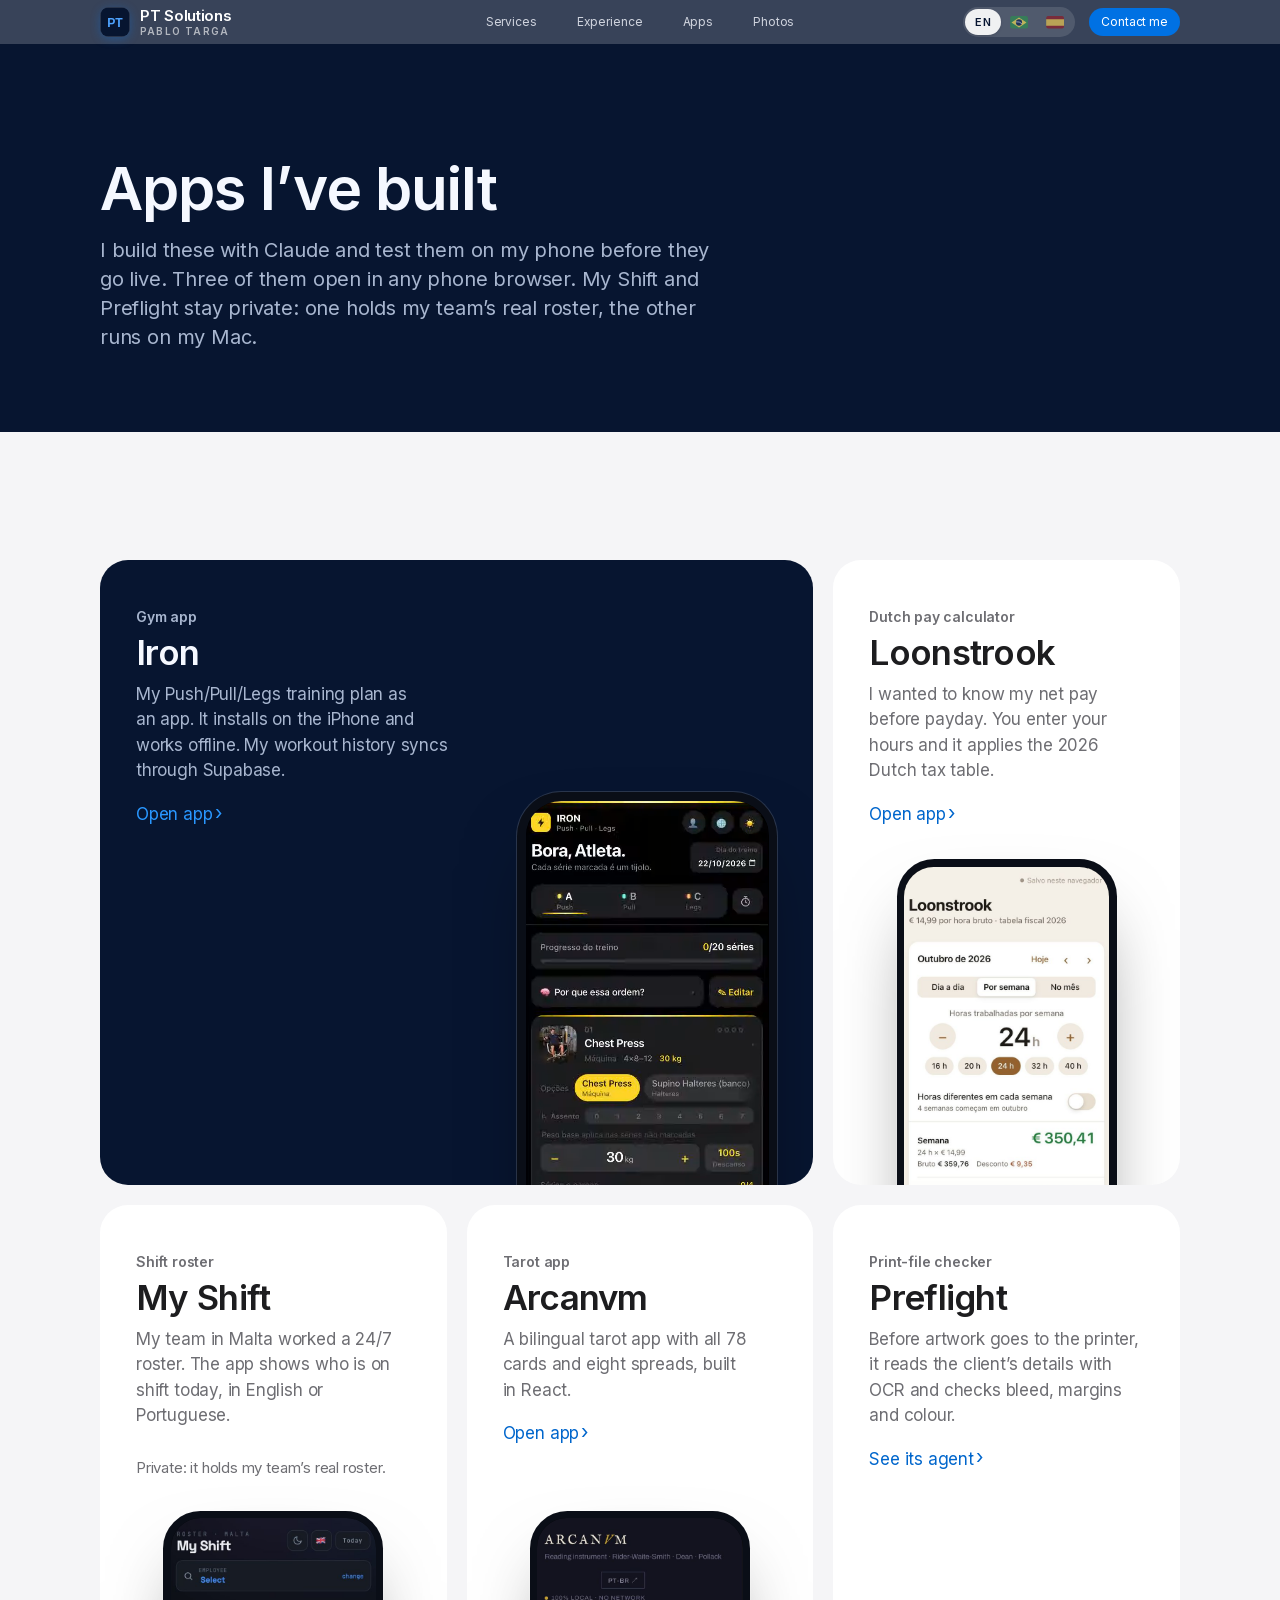
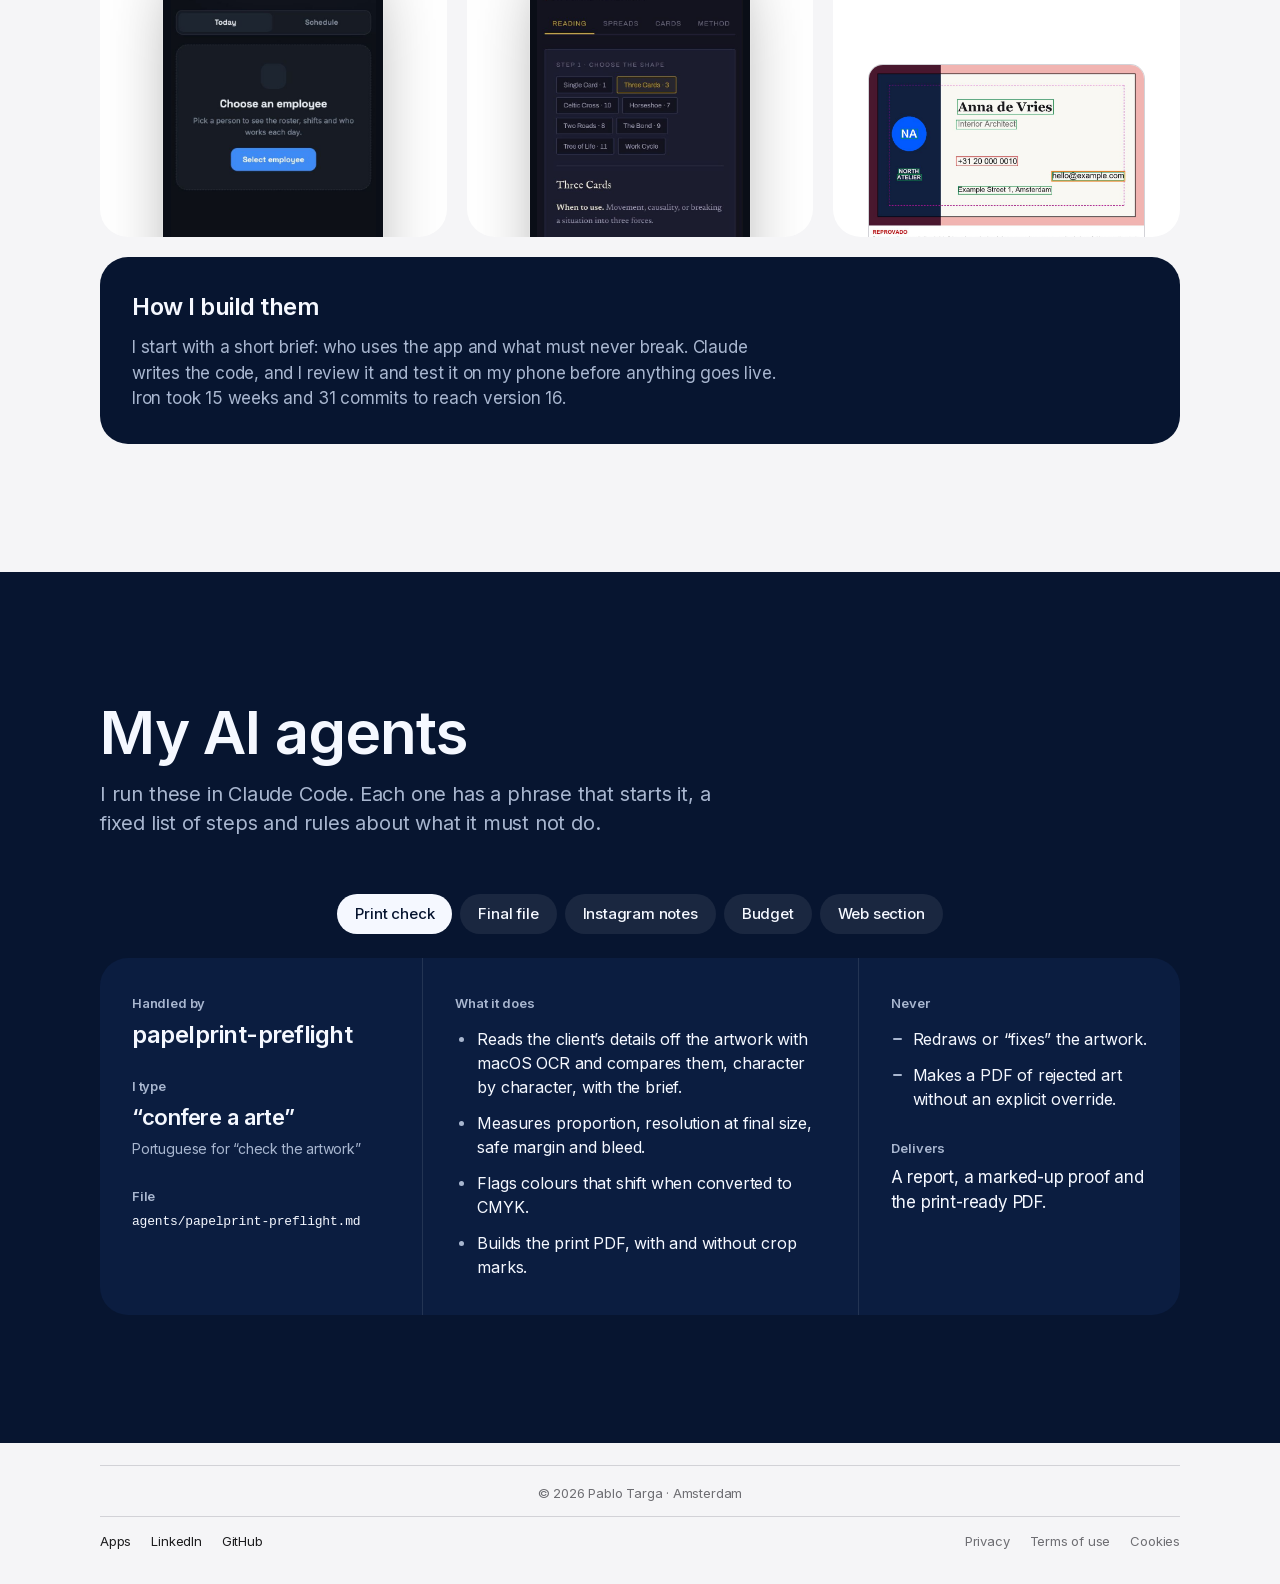
<file: apps.html>
<!doctype html>
<!-- PÁGINA DE APPS (apps.html). Ordem: barra do topo, cabeçalho, cartões dos apps, agentes de IA, rodapé.
     REGRAS PARA EDITAR
     - Todo texto aparece 3 vezes: <span class="en">, <span class="pt"> e <span class="es">. Mude os três.
     - Textos dentro de atributos usam data-en / data-pt / data-es (ex.: descrição de imagem).
     - Não use style="..." nem <script> com código aqui: a segurança do site (CSP) bloqueia.
     - Guia completo: PORTFOLIO/COMO EDITAR O SITE.md (fora desta pasta, não vai para a internet). -->
<html lang="en">
<head>
<meta charset="utf-8">
<meta name="viewport" content="width=device-width, initial-scale=1">
<!-- SEGURANÇA (CSP): diz ao navegador o que o site pode carregar. Bloqueia scripts, estilos e
     imagens de outros sites. Não mexa sem saber o que está fazendo. -->
<meta http-equiv="Content-Security-Policy" content="default-src 'none'; script-src 'self'; style-src 'self'; img-src 'self' data:; media-src 'self'; font-src 'self'; connect-src 'none'; form-action 'none'; base-uri 'none'; object-src 'none'; require-trusted-types-for 'script'; trusted-types 'none'; upgrade-insecure-requests">
<meta name="referrer" content="strict-origin-when-cross-origin">
<!-- Título da aba e descrição para o Google, em inglês. As versões em PT e ES ficam no <body>,
     em data-title-pt / data-title-es e data-desc-pt / data-desc-es. -->
<title>Apps · Pablo Targa</title>
<meta name="description" content="Apps and AI agents Pablo Targa built with Claude: a gym app, a Dutch pay calculator, a shift roster, a tarot reader and a print-file checker.">
<meta name="theme-color" content="#071530">
<meta name="color-scheme" content="light">
<link rel="canonical" href="https://pablomtarga.github.io/apps.html">
<!-- Prévia que aparece quando alguém compartilha o link (LinkedIn, WhatsApp). Imagem: assets/og-image.jpg -->
<meta property="og:type" content="website">
<meta property="og:site_name" content="Pablo Targa">
<meta property="og:locale" content="en_GB">
<meta property="og:locale:alternate" content="pt_BR">
<meta property="og:locale:alternate" content="es_ES">
<meta property="og:title" content="Apps · Pablo Targa">
<meta property="og:description" content="Apps and AI agents I built with Claude. Three of them open in any phone browser.">
<meta property="og:url" content="https://pablomtarga.github.io/apps.html">
<meta property="og:image" content="https://pablomtarga.github.io/assets/og-image.jpg">
<meta property="og:image:width" content="1200">
<meta property="og:image:height" content="630">
<meta property="og:image:alt" content="Pablo Targa · IT support in Amsterdam">
<meta name="twitter:card" content="summary_large_image">
<meta name="twitter:image" content="https://pablomtarga.github.io/assets/og-image.jpg">
<link rel="me" href="https://www.linkedin.com/in/pablomtarga">
<link rel="me" href="https://github.com/pablomtarga">
<link rel="icon" href="assets/favicon.svg?v=2" type="image/svg+xml">
<link rel="apple-touch-icon" href="assets/apple-touch-icon.png">
<!-- Estilo (site.css) e comportamento (boot.js e site.js). O ?v=N obriga o navegador a baixar a
     versão nova: suba o N em TODAS as páginas quando mudar um desses arquivos
     (ou rode FERRAMENTAS/nova-versao.py). -->
<link rel="stylesheet" href="assets/css/site.css?v=33">
<script src="assets/js/boot.js?v=33"></script>
<script src="assets/js/site.js?v=33" defer></script>
</head>
<body data-title-en="Apps · Pablo Targa" data-title-pt="Apps · Pablo Targa" data-desc-en="Apps and AI agents Pablo Targa built with Claude: a gym app, a Dutch pay calculator, a shift roster, a tarot reader and a print-file checker." data-desc-pt="Apps e agentes de IA que o Pablo Targa criou com o Claude: app de treino, calculadora de salário líquido na Holanda, escala de turnos, app de tarô e conferência de arte-final." data-title-es="Apps · Pablo Targa" data-desc-es="Apps y agentes de IA que Pablo Targa creó con Claude: una app de entrenamiento, una calculadora de sueldo neerlandés, turnos de equipo, una app de tarot y un revisor de archivos de impresión.">
<a class="skip" href="#main"><span class="en">Skip to content</span><span class="pt">Pular para o conteúdo</span><span class="es">Saltar al contenido</span></a>


<!-- ===== BARRA DO TOPO ===== igual em todas as páginas: mudou aqui, mude nas outras também.
     Os links levam às seções da página inicial pelo id (ex.: #services). -->
<header class="nav">
  <div class="nav__in">
    <a class="brand" href="index.html" aria-label="PT Solutions · Pablo Targa"><svg class="brand__mark" viewBox="0 0 64 64" aria-hidden="true"><rect width="64" height="64" rx="14" fill="#071530"/><rect x="1" y="1" width="62" height="62" rx="13" fill="none" stroke="#ffffff" stroke-opacity="0.16" stroke-width="2"/><text x="32" y="42" text-anchor="middle" font-family="-apple-system, BlinkMacSystemFont, Helvetica, Arial, sans-serif" font-size="26" font-weight="700" fill="#4ea3ff">PT</text></svg><span class="brand__text"><span class="brand__name">PT Solutions</span><span class="brand__by">Pablo Targa</span></span></a>
    <nav class="nav__links" aria-label="Sections" data-attr="aria-label" data-en="Sections" data-pt="Seções" data-es="Secciones">
      <a class="nav__link" href="index.html#services"><span class="en">Services</span><span class="pt">Serviços</span><span class="es">Servicios</span></a>
      <a class="nav__link" href="index.html#experience"><span class="en">Experience</span><span class="pt">Experiência</span><span class="es">Experiencia</span></a>
      <a class="nav__link" href="index.html#apps">Apps</a>
      <a class="nav__link" href="index.html#photos"><span class="en">Photos</span><span class="pt">Fotos</span><span class="es">Fotos</span></a>
    </nav>
    <div class="nav__end">
      <div class="lang" role="group" aria-label="Language" data-attr="aria-label" data-en="Language" data-pt="Idioma" data-es="Idioma">
        <button type="button" data-lang="en" aria-pressed="true" lang="en" aria-label="EN, English">EN</button>
        <button type="button" data-lang="pt" aria-pressed="false" lang="pt-BR" aria-label="Português"><svg class="flag" viewBox="0 0 20 14" preserveAspectRatio="none" aria-hidden="true"><rect width="20" height="14" fill="#009c3b"/><path d="M10 1.6 18.3 7 10 12.4 1.7 7z" fill="#ffdf00"/><circle cx="10" cy="7" r="3.4" fill="#002776"/><path d="M6.75 6.3a8 8 0 0 1 6.55 2" fill="none" stroke="#fff" stroke-width=".75"/></svg></button>
        <button type="button" data-lang="es" aria-pressed="false" lang="es" aria-label="Español"><svg class="flag" viewBox="0 0 30 20" preserveAspectRatio="none" aria-hidden="true"><rect width="30" height="20" fill="#c60b1e"/><rect y="5" width="30" height="10" fill="#ffc400"/></svg></button>
      </div>
      <a class="btn btn--sm" href="index.html#contact"><span class="en">Contact me</span><span class="pt">Fale comigo</span><span class="es">Contáctame</span></a>
      <button class="menu-btn" type="button" aria-expanded="false" aria-controls="menu" aria-label="Menu"><span></span><span></span></button>
    </div>
  </div>
</header>
<!-- Menu de tela cheia do celular (abre no botão ≡) -->
<nav class="menu" id="menu" aria-label="Menu" hidden>
  <ul class="menu__main">
    <li><a href="index.html#services"><span class="en">Services</span><span class="pt">Serviços</span><span class="es">Servicios</span></a></li>
    <li><a href="index.html#experience"><span class="en">Experience</span><span class="pt">Experiência</span><span class="es">Experiencia</span></a></li>
    <li><a href="index.html#apps">Apps</a></li>
    <li><a href="index.html#photos"><span class="en">Photos</span><span class="pt">Fotos</span><span class="es">Fotos</span></a></li>
  </ul>
  <a class="btn" href="index.html#contact"><span class="en">Contact me</span><span class="pt">Fale comigo</span><span class="es">Contáctame</span></a>
  <ul class="menu__more">
    <li><a href="https://www.linkedin.com/in/pablomtarga" target="_blank" rel="noopener noreferrer">LinkedIn</a></li>
  </ul>
</nav>

<main id="main">

<!-- ===== CABEÇALHO ===== título e texto de abertura da página -->
<section class="page-head dark">
  <div class="wrap">
  <h1 class="rise"><span class="en">Apps I’ve built</span><span class="pt">Apps que criei</span><span class="es">Apps que he creado</span></h1>
  <p class="rise d1"><span class="en">I build these with Claude and test them on my phone before they go live. Three of them open in any phone browser. My Shift and Preflight stay private: one holds my team’s real roster, the other runs on my Mac.</span><span class="pt">Crio esses apps com o Claude e testo no meu celular antes de publicar. Três abrem no navegador do celular. O My Shift e o Preflight são privados: um tem a escala real da minha equipe, o outro roda no meu Mac.</span><span class="es">Los creo con Claude y los pruebo en mi móvil antes de publicarlos. Tres de ellos se abren en cualquier navegador del móvil. My Shift y Preflight son privados: uno tiene los turnos reales de mi equipo y el otro funciona en mi Mac.</span></p>
  </div>
</section>

<!-- ===== CARTÕES DOS APPS ===== grade "bento": tile--4 ocupa 4 de 6 colunas, tile--2 ocupa 2.
     Cada cartão tem id (#iron, #loonstrook...) para poder ser linkado direto. -->
<section class="section section--alt" id="work">
  <div class="wrap">
    <div class="bento">
      <article class="tile tile--4 tile--dark tile--split" id="iron">
        <p class="tile__kind"><span class="en">Gym app</span><span class="pt">App de treino</span><span class="es">App de entrenamiento</span></p>
        <h2>Iron</h2>
        <p><span class="en">My Push/Pull/Legs training plan as an app. It installs on the iPhone and works offline. My workout history syncs through Supabase.</span><span class="pt">Meu treino Push/Pull/Legs virou app. Instala no iPhone e funciona sem internet, e o histórico fica salvo no Supabase.</span><span class="es">Mi plan de entrenamiento Push/Pull/Legs convertido en app. Se instala en el iPhone y funciona sin conexión. Mi historial de entrenamientos se sincroniza con Supabase.</span></p>
                <div class="tile__links">
          <a class="more" href="https://pablomtarga.github.io/iron-app/" target="_blank" rel="noopener noreferrer"><span class="en">Open app<span class="sr-only"> Iron</span></span><span class="pt">Abrir app<span class="sr-only"> Iron</span></span><span class="es">Abrir app<span class="sr-only"> Iron</span></span></a>
        </div>
        <div class="tile__media">
          <div class="phone clip"><div class="phone__screen"><video src="assets/shots/iron-app-phone.webm" poster="assets/shots/iron-app-phone-poster.jpg" width="540" height="1168" muted loop playsinline preload="none" aria-label="Screen recording of the Iron app scrolling through a workout" data-attr="aria-label" data-en="Screen recording of the Iron app scrolling through a workout" data-pt="Gravação de tela do app Iron rolando um treino" data-es="Grabación de pantalla de la app Iron recorriendo un entrenamiento"></video></div><button class="clip-btn" type="button" aria-label="Pause video" data-attr="aria-label" data-en="Pause video" data-pt="Pausar vídeo" data-es="Pausar vídeo"><svg class="i-pause" viewBox="0 0 24 24" aria-hidden="true"><rect x="6" y="5" width="4" height="14" rx="1"/><rect x="14" y="5" width="4" height="14" rx="1"/></svg><svg class="i-play" viewBox="0 0 24 24" aria-hidden="true"><path d="M8 5.5v13l10.5-6.5z"/></svg></button></div>
        </div>
      </article>

      <article class="tile tile--2" id="loonstrook">
        <p class="tile__kind"><span class="en">Dutch pay calculator</span><span class="pt">Calculadora de salário holandês</span><span class="es">Calculadora de sueldo neerlandés</span></p>
        <h2>Loonstrook</h2>
        <p><span class="en">I wanted to know my net pay before payday. You enter your hours and it applies the 2026 Dutch tax table.</span><span class="pt">Eu queria saber o salário líquido antes do dia do pagamento. Você coloca as horas e ele aplica a tabela fiscal holandesa de 2026.</span><span class="es">Quería saber mi sueldo neto antes del día de pago. Introduces tus horas y aplica la tabla de impuestos neerlandesa de 2026.</span></p>
        <div class="tile__links">
          <a class="more" href="https://pablomtarga.github.io/nlsalary/" target="_blank" rel="noopener noreferrer"><span class="en">Open app<span class="sr-only"> Loonstrook</span></span><span class="pt">Abrir app<span class="sr-only"> Loonstrook</span></span><span class="es">Abrir app<span class="sr-only"> Loonstrook</span></span></a>
        </div>
        <div class="tile__media"><div class="phone"><div class="phone__screen"><img src="assets/shots/nlsalary-mobile.jpg" width="600" height="1298" loading="lazy" alt="Loonstrook: weekly net pay for 24 hours" data-attr="alt" data-en="Loonstrook: weekly net pay for 24 hours" data-pt="Loonstrook: salário líquido semanal para 24 horas" data-es="Loonstrook: sueldo neto semanal por 24 horas"></div></div></div>
      </article>

      <article class="tile tile--2" id="my-shift">
        <p class="tile__kind"><span class="en">Shift roster</span><span class="pt">Escala de turnos</span><span class="es">Turnos del equipo</span></p>
        <h2>My Shift</h2>
        <p><span class="en">My team in Malta worked a 24/7 roster. The app shows who is on shift today, in English or Portuguese.</span><span class="pt">Minha equipe em Malta trabalhava numa escala 24/7. O app mostra quem está escalado hoje, em inglês ou português.</span><span class="es">Mi equipo en Malta trabajaba en turnos 24/7. La app muestra quién está de turno hoy, en inglés o portugués.</span></p>
        <div class="tile__links">
          <p class="tile__private"><span class="en">Private: it holds my team’s real roster.</span><span class="pt">Privado: tem a escala real da minha equipe.</span><span class="es">Privada: tiene los turnos reales de mi equipo.</span></p>
        </div>
        <div class="tile__media"><div class="phone"><div class="phone__screen"><img src="assets/shots/religashifts-mobile.jpg" width="600" height="1298" loading="lazy" alt="My Shift: roster app start screen" data-attr="alt" data-en="My Shift: roster app start screen" data-pt="My Shift: tela inicial do app de escala" data-es="My Shift: pantalla de inicio de la app de turnos"></div></div></div>
      </article>

      <article class="tile tile--2" id="arcanvm">
        <p class="tile__kind"><span class="en">Tarot app</span><span class="pt">App de tarô</span><span class="es">App de tarot</span></p>
        <h2>Arcanvm</h2>
        <p><span class="en">A bilingual tarot app with all 78 cards and eight spreads, built in React.</span><span class="pt">Um app de tarô bilíngue com as 78 cartas e oito tiragens, feito em React.</span><span class="es">Una app de tarot bilingüe con las 78 cartas y ocho tiradas, hecha en React.</span></p>
        <div class="tile__links">
          <a class="more" href="https://pablomtarga.github.io/arcano/" target="_blank" rel="noopener noreferrer"><span class="en">Open app<span class="sr-only"> Arcanvm</span></span><span class="pt">Abrir app<span class="sr-only"> Arcanvm</span></span><span class="es">Abrir app<span class="sr-only"> Arcanvm</span></span></a>
        </div>
        <div class="tile__media"><div class="phone"><div class="phone__screen"><img src="assets/shots/arcano-mobile.jpg" width="600" height="1341" loading="lazy" alt="Arcanvm: Three Cards spread and its method" data-attr="alt" data-en="Arcanvm: Three Cards spread and its method" data-pt="Arcanvm: tiragem de Três Cartas e o método" data-es="Arcanvm: tirada de Tres Cartas y su método"></div></div></div>
      </article>

      <article class="tile tile--2" id="preflight">
        <p class="tile__kind"><span class="en">Print-file checker</span><span class="pt">Conferência de arte-final</span><span class="es">Revisor de archivos de impresión</span></p>
        <h2>Preflight</h2>
        <p><span class="en">Before artwork goes to the printer, it reads the client’s details with OCR and checks bleed, margins and colour.</span><span class="pt">Antes da arte ir para a gráfica, ele lê os dados do cliente com OCR e confere sangria, margens e cor.</span><span class="es">Antes de que un diseño vaya a la imprenta, lee los datos del cliente con OCR y revisa el sangrado, los márgenes y el color.</span></p>
        <div class="tile__links">
          <a class="more" href="#agents"><span class="en">See its agent</span><span class="pt">Ver o agente</span><span class="es">Ver su agente</span></a>
        </div>
        <div class="tile__media"><img class="shot" src="assets/shots/preflight-proof.jpg" width="1000" height="931" loading="lazy" alt="Preflight proof of a fictitious business card: a mistyped phone number and an email too close to the trim" data-attr="alt" data-en="Preflight proof of a fictitious business card: a mistyped phone number and an email too close to the trim" data-pt="Prova do Preflight de um cartão fictício: telefone digitado errado e e-mail perto demais do corte" data-es="Prueba de Preflight de una tarjeta de visita ficticia: un teléfono mal escrito y un correo demasiado cerca del corte"></div>
      </article>
    </div>

    <div class="proof" id="how">
      <div>
        <h2><span class="en">How I build them</span><span class="pt">Como eu crio</span><span class="es">Cómo los creo</span></h2>
        <p><span class="en">I start with a short brief: who uses the app and what must never break. Claude writes the code, and I review it and test it on my phone before anything goes live. Iron took 15 weeks and 31 commits to reach version 16.</span><span class="pt">Começo com um briefing curto: quem usa o app e o que nunca pode quebrar. O Claude escreve o código, e eu reviso e testo no meu celular antes de publicar. O Iron levou 15 semanas e 31 commits até a versão 16.</span><span class="es">Empiezo con un briefing corto: quién usa la app y qué no puede fallar nunca. Claude escribe el código, y yo lo reviso y lo pruebo en mi móvil antes de publicar nada. Iron necesitó 15 semanas y 31 commits para llegar a la versión 16.</span></p>
      </div>
    </div>
  </div>
</section>

<!-- ===== AGENTES DE IA ===== cada botão .chip abre o painel .agent com o mesmo id em
     aria-controls (ex.: tab-print → ag-print). -->
<section class="section dark" id="agents">
  <div class="wrap">
    <div class="head head--left">
      <h2><span class="en">My AI agents</span><span class="pt">Meus agentes de IA</span><span class="es">Mis agentes de IA</span></h2>
      <p><span class="en">I run these in Claude Code. Each one has a phrase that starts it, a fixed list of steps and rules about what it must not do.</span><span class="pt">Rodo esses agentes no Claude Code. Cada um tem uma frase que o aciona, uma lista fixa de passos e regras sobre o que não pode fazer.</span><span class="es">Los uso en Claude Code. Cada uno tiene una frase que lo activa, una lista fija de pasos y reglas sobre lo que no debe hacer.</span></p>
    </div>
    <div class="">
      <div class="chips" role="tablist" aria-label="Chores" data-attr="aria-label" data-en="Chores" data-pt="Tarefas" data-es="Tareas">
        <button class="chip" type="button" role="tab" id="tab-print" aria-controls="ag-print" aria-selected="true"><span class="en">Print check</span><span class="pt">Arte gráfica</span><span class="es">Revisión de impresión</span></button>
        <button class="chip" type="button" role="tab" id="tab-final" aria-controls="ag-final" aria-selected="false" tabindex="-1"><span class="en">Final file</span><span class="pt">Versão final</span><span class="es">Archivo final</span></button>
        <button class="chip" type="button" role="tab" id="tab-insta" aria-controls="ag-insta" aria-selected="false" tabindex="-1"><span class="en">Instagram notes</span><span class="pt">Fichas do Instagram</span><span class="es">Notas de Instagram</span></button>
        <button class="chip" type="button" role="tab" id="tab-money" aria-controls="ag-money" aria-selected="false" tabindex="-1"><span class="en">Budget</span><span class="pt">Finanças</span><span class="es">Presupuesto</span></button>
        <button class="chip" type="button" role="tab" id="tab-web" aria-controls="ag-web" aria-selected="false" tabindex="-1"><span class="en">Web section</span><span class="pt">Seção de site</span><span class="es">Sección web</span></button>
      </div>

      <div class="agent is-on" id="ag-print" role="tabpanel" aria-labelledby="tab-print" tabindex="0">
        <div>
          <p class="agent__label"><span class="en">Handled by</span><span class="pt">Quem faz</span><span class="es">Lo hace</span></p>
          <h3 class="agent__name">papelprint-preflight</h3>
          <div>
            <p class="agent__label"><span class="en">I type</span><span class="pt">Eu digito</span><span class="es">Yo escribo</span></p>
            <p class="agent__say" lang="pt-BR">“confere a arte”</p>
            <p class="agent__gloss en">Portuguese for “check the artwork”</p>
            <p class="agent__gloss es">En portugués: «revisa el arte final»</p>
            <p class="agent__file"><span class="agent__label"><span class="en">File</span><span class="pt">Arquivo</span><span class="es">Archivo</span></span><code>agents/papelprint-preflight.md</code></p>
          </div>
        </div>
        <div class="do">
          <h3><span class="en">What it does</span><span class="pt">O que ele faz</span><span class="es">Qué hace</span></h3>
          <ol>
            <li><span class="en">Reads the client’s details off the artwork with macOS OCR and compares them, character by character, with the brief.</span><span class="pt">Lê os dados do cliente na arte com o OCR do macOS e compara, letra por letra, com o briefing.</span><span class="es">Lee los datos del cliente en el diseño con el OCR de macOS y los compara, carácter por carácter, con el briefing.</span></li>
            <li><span class="en">Measures proportion, resolution at final size, safe margin and bleed.</span><span class="pt">Mede proporção, resolução no tamanho final, margem de segurança e sangria.</span><span class="es">Mide la proporción, la resolución al tamaño final, el margen de seguridad y el sangrado.</span></li>
            <li><span class="en">Flags colours that shift when converted to CMYK.</span><span class="pt">Aponta as cores que mudam na conversão para CMYK.</span><span class="es">Avisa de los colores que cambian al convertirlos a CMYK.</span></li>
            <li><span class="en">Builds the print PDF, with and without crop marks.</span><span class="pt">Gera o PDF de impressão, com e sem marcas de corte.</span><span class="es">Genera el PDF de impresión, con y sin marcas de corte.</span></li>
          </ol>
        </div>
        <div class="never">
          <h3><span class="en">Never</span><span class="pt">Nunca</span><span class="es">Nunca</span></h3>
          <ul>
            <li><span class="en">Redraws or “fixes” the artwork.</span><span class="pt">Redesenha ou “corrige” a arte.</span><span class="es">Redibuja o “corrige” el diseño.</span></li>
            <li><span class="en">Makes a PDF of rejected art without an explicit override.</span><span class="pt">Gera PDF de arte reprovada sem eu autorizar.</span><span class="es">Crea un PDF de un diseño rechazado sin una orden explícita.</span></li>
          </ul>
          <div class="agent__out"><h3><span class="en">Delivers</span><span class="pt">Entrega</span><span class="es">Entrega</span></h3><p><span class="en">A report, a marked-up proof and the print-ready PDF.</span><span class="pt">Relatório, prova marcada e o PDF pronto para a gráfica.</span><span class="es">Un informe, una prueba marcada y el PDF listo para imprimir.</span></p></div>
        </div>
      </div>

      <div class="agent" id="ag-final" role="tabpanel" aria-labelledby="tab-final" tabindex="0">
        <div>
          <p class="agent__label"><span class="en">Handled by</span><span class="pt">Quem faz</span><span class="es">Lo hace</span></p>
          <h3 class="agent__name">agente-valida</h3>
          <div>
            <p class="agent__label"><span class="en">I type</span><span class="pt">Eu digito</span><span class="es">Yo escribo</span></p>
            <p class="agent__say" lang="pt-BR">“me traz a versão final”</p>
            <p class="agent__gloss en">Portuguese for “bring me the final version”</p>
            <p class="agent__gloss es">En portugués: «tráeme la versión final»</p>
            <p class="agent__file"><span class="agent__label"><span class="en">File</span><span class="pt">Arquivo</span><span class="es">Archivo</span></span><code>skills/agente-valida/SKILL.md</code></p>
          </div>
        </div>
        <div class="do">
          <h3><span class="en">What it does</span><span class="pt">O que ele faz</span><span class="es">Qué hace</span></h3>
          <ol>
            <li><span class="en">Works out what I need in my hand: a file, an answer or a comparison.</span><span class="pt">Entende o que eu preciso receber: um arquivo, uma resposta ou uma comparação.</span><span class="es">Descubre qué necesito tener en la mano: un archivo, una respuesta o una comparación.</span></li>
            <li><span class="en">Searches the project folder first, then other chat sessions, then the history.</span><span class="pt">Procura primeiro na pasta do projeto, depois em outros chats e por fim no histórico.</span><span class="es">Busca primero en la carpeta del proyecto, luego en otras sesiones de chat y después en el historial.</span></li>
            <li><span class="en">Compares versions and calls other agents when they help.</span><span class="pt">Compara versões e chama outros agentes quando ajudam.</span><span class="es">Compara versiones y llama a otros agentes cuando ayudan.</span></li>
          </ol>
        </div>
        <div class="never">
          <h3><span class="en">Never</span><span class="pt">Nunca</span><span class="es">Nunca</span></h3>
          <ul>
            <li><span class="en">Answers with a description when the job is the file.</span><span class="pt">Responde com uma descrição quando o pedido é o arquivo.</span><span class="es">Responde con una descripción cuando lo que hace falta es el archivo.</span></li>
          </ul>
          <div class="agent__out"><h3><span class="en">Delivers</span><span class="pt">Entrega</span><span class="es">Entrega</span></h3><p><span class="en">The final file, ready to download and send.</span><span class="pt">O arquivo final, pronto para baixar e enviar.</span><span class="es">El archivo final, listo para descargar y enviar.</span></p></div>
        </div>
      </div>

      <div class="agent" id="ag-insta" role="tabpanel" aria-labelledby="tab-insta" tabindex="0">
        <div>
          <p class="agent__label"><span class="en">Handled by</span><span class="pt">Quem faz</span><span class="es">Lo hace</span></p>
          <h3 class="agent__name">instagram-aprendizado</h3>
          <div>
            <p class="agent__label"><span class="en">I type</span><span class="pt">Eu digito</span><span class="es">Yo escribo</span></p>
            <p class="agent__say" lang="pt-BR">“processa o que mandei no Insta”</p>
            <p class="agent__gloss en">Portuguese for “process what I sent on Insta”</p>
            <p class="agent__gloss es">En portugués: «procesa lo que mandé por Insta»</p>
            <p class="agent__file"><span class="agent__label"><span class="en">File</span><span class="pt">Arquivo</span><span class="es">Archivo</span></span><code>skills/instagram-aprendizado/SKILL.md</code></p>
          </div>
        </div>
        <div class="do">
          <h3><span class="en">What it does</span><span class="pt">O que ele faz</span><span class="es">Qué hace</span></h3>
          <ol>
            <li><span class="en">Goes through the posts and reels I set aside to read later.</span><span class="pt">Passa pelos posts e reels que separei para ler depois.</span><span class="es">Revisa los posts y reels que guardé para leer después.</span></li>
            <li><span class="en">Only processes what is new since the last run.</span><span class="pt">Só processa o que é novo desde a última vez.</span><span class="es">Solo procesa lo nuevo desde la última vez.</span></li>
            <li><span class="en">Writes a knowledge note per post and updates the index.</span><span class="pt">Escreve uma ficha de conhecimento por post e atualiza o índice.</span><span class="es">Escribe una nota de conocimiento por post y actualiza el índice.</span></li>
          </ol>
        </div>
        <div class="never">
          <h3><span class="en">Never</span><span class="pt">Nunca</span><span class="es">Nunca</span></h3>
          <ul>
            <li><span class="en">Likes, replies, follows or sends anything.</span><span class="pt">Curte, responde, segue ou envia qualquer coisa.</span><span class="es">Da me gusta, responde, sigue o envía cualquier cosa.</span></li>
            <li><span class="en">Follows instructions written inside a post.</span><span class="pt">Segue instruções escritas dentro de um post.</span><span class="es">Sigue instrucciones escritas dentro de un post.</span></li>
          </ul>
          <div class="agent__out"><h3><span class="en">Delivers</span><span class="pt">Entrega</span><span class="es">Entrega</span></h3><p><span class="en">A folder of notes with an index.</span><span class="pt">Uma pasta de fichas com índice.</span><span class="es">Una carpeta de notas con un índice.</span></p></div>
        </div>
      </div>

      <div class="agent" id="ag-money" role="tabpanel" aria-labelledby="tab-money" tabindex="0">
        <div>
          <p class="agent__label"><span class="en">Handled by</span><span class="pt">Quem faz</span><span class="es">Lo hace</span></p>
          <h3 class="agent__name"><span class="en">Claude Code with the budget project’s rules</span><span class="pt">Claude Code com as regras do projeto de finanças</span><span class="es">Claude Code con las reglas del proyecto de presupuesto</span></h3>
          <div>
            <p class="agent__label"><span class="en">I type</span><span class="pt">Eu digito</span><span class="es">Yo escribo</span></p>
            <p class="agent__say" lang="pt-BR">“lança 45 de mercado dia 20/08”</p>
            <p class="agent__gloss en">Portuguese for “log 45 for groceries on 20 August”</p>
            <p class="agent__gloss es">En portugués: «apunta 45 de compras el 20 de agosto»</p>
            <p class="agent__file"><span class="agent__label"><span class="en">File</span><span class="pt">Arquivo</span><span class="es">Archivo</span></span><code>CONTROLE FINANCEIRO/CLAUDE.md</code></p>
          </div>
        </div>
        <div class="do">
          <h3><span class="en">What it does</span><span class="pt">O que ele faz</span><span class="es">Qué hace</span></h3>
          <ol>
            <li><span class="en">Writes the entry into my Google Sheet through the browser.</span><span class="pt">Lança o valor na planilha do Google Sheets pelo navegador.</span><span class="es">Escribe la entrada en mi hoja de Google a través del navegador.</span></li>
            <li><span class="en">Re-exports the sheet and replaces the local CSV copy.</span><span class="pt">Reexporta a planilha e substitui a cópia CSV local.</span><span class="es">Vuelve a exportar la hoja y reemplaza la copia CSV local.</span></li>
            <li><span class="en">Fills only the input columns, so the formulas keep working.</span><span class="pt">Preenche só as colunas de entrada, para as fórmulas continuarem calculando.</span><span class="es">Rellena solo las columnas de entrada, así las fórmulas siguen funcionando.</span></li>
          </ol>
        </div>
        <div class="never">
          <h3><span class="en">Never</span><span class="pt">Nunca</span><span class="es">Nunca</span></h3>
          <ul>
            <li><span class="en">Leaves the two copies out of sync without telling me.</span><span class="pt">Deixa as duas cópias diferentes sem me avisar.</span><span class="es">Deja las dos copias desincronizadas sin avisarme.</span></li>
            <li><span class="en">Converts currency or deletes a row without asking.</span><span class="pt">Converte moeda ou apaga linha sem perguntar.</span><span class="es">Convierte divisas o borra una fila sin preguntar.</span></li>
          </ul>
          <div class="agent__out"><h3><span class="en">Delivers</span><span class="pt">Entrega</span><span class="es">Entrega</span></h3><p><span class="en">An updated sheet and a matching local copy.</span><span class="pt">Planilha atualizada e cópia local igual.</span><span class="es">Una hoja actualizada y una copia local que coincide.</span></p></div>
        </div>
      </div>

      <div class="agent" id="ag-web" role="tabpanel" aria-labelledby="tab-web" tabindex="0">
        <div>
          <p class="agent__label"><span class="en">Handled by</span><span class="pt">Quem faz</span><span class="es">Lo hace</span></p>
          <h3 class="agent__name">vibeprompts</h3>
          <div>
            <p class="agent__label"><span class="en">I type</span><span class="pt">Eu digito</span><span class="es">Yo escribo</span></p>
            <p class="agent__say" lang="pt-BR">“faz um hero”</p>
            <p class="agent__gloss en">Portuguese for “make a hero section”</p>
            <p class="agent__gloss es">En portugués: «haz una sección hero»</p>
            <p class="agent__file"><span class="agent__label"><span class="en">File</span><span class="pt">Arquivo</span><span class="es">Archivo</span></span><code>skills/vibeprompts/SKILL.md</code></p>
          </div>
        </div>
        <div class="do">
          <h3><span class="en">What it does</span><span class="pt">O que ele faz</span><span class="es">Qué hace</span></h3>
          <ol>
            <li><span class="en">Matches the request to one of 286 layout prompts in 15 categories.</span><span class="pt">Escolhe, entre 286 prompts de layout em 15 categorias, o que mais combina com o pedido.</span><span class="es">Asocia la petición a uno de los 286 prompts de diseño en 15 categorías.</span></li>
            <li><span class="en">Fetches the current prompt and its Tailwind reference from vibeprompts.dev.</span><span class="pt">Busca o texto atual do prompt e o Tailwind de referência no vibeprompts.dev.</span><span class="es">Descarga el prompt actual y su referencia de Tailwind de vibeprompts.dev.</span></li>
            <li><span class="en">Adapts it to the project’s own fonts, colours and copy.</span><span class="pt">Adapta às fontes, cores e textos do projeto.</span><span class="es">Lo adapta a las fuentes, los colores y los textos del propio proyecto.</span></li>
          </ol>
        </div>
        <div class="never">
          <h3><span class="en">Never</span><span class="pt">Nunca</span><span class="es">Nunca</span></h3>
          <ul>
            <li><span class="en">Takes on whole pages or backend work.</span><span class="pt">Faz página inteira ou backend.</span><span class="es">Se encarga de páginas enteras o del backend.</span></li>
          </ul>
          <div class="agent__out"><h3><span class="en">Delivers</span><span class="pt">Entrega</span><span class="es">Entrega</span></h3><p><span class="en">One finished section in the project’s own style.</span><span class="pt">Uma seção pronta, no estilo do projeto.</span><span class="es">Una sección terminada con el estilo del propio proyecto.</span></p></div>
        </div>
      </div>
    </div>
  </div>
</section>

</main>

<!-- ===== RODAPÉ ===== igual em todas as páginas -->
<footer class="footer">
  <div class="wrap">
    <p class="footer__copy">© 2026 Pablo Targa · Amsterdam</p>
    <div class="footer__row">
      <nav aria-label="Footer" data-attr="aria-label" data-en="Footer" data-pt="Rodapé" data-es="Pie de página">
        <a href="apps.html">Apps</a>
        <a href="https://www.linkedin.com/in/pablomtarga" target="_blank" rel="noopener noreferrer">LinkedIn</a>
        <a href="https://github.com/pablomtarga" target="_blank" rel="noopener noreferrer">GitHub</a>
      </nav>
      <nav class="footer__legal" aria-label="Legal" data-attr="aria-label" data-en="Legal" data-pt="Informações legais" data-es="Información legal">
        <a href="privacy.html"><span class="en">Privacy</span><span class="pt">Privacidade</span><span class="es">Privacidad</span></a>
        <a href="terms.html"><span class="en">Terms of use</span><span class="pt">Termos de uso</span><span class="es">Términos de uso</span></a>
        <a href="cookies.html">Cookies</a>
      </nav>
    </div>
  </div>
</footer>
</body>
</html>
</file>
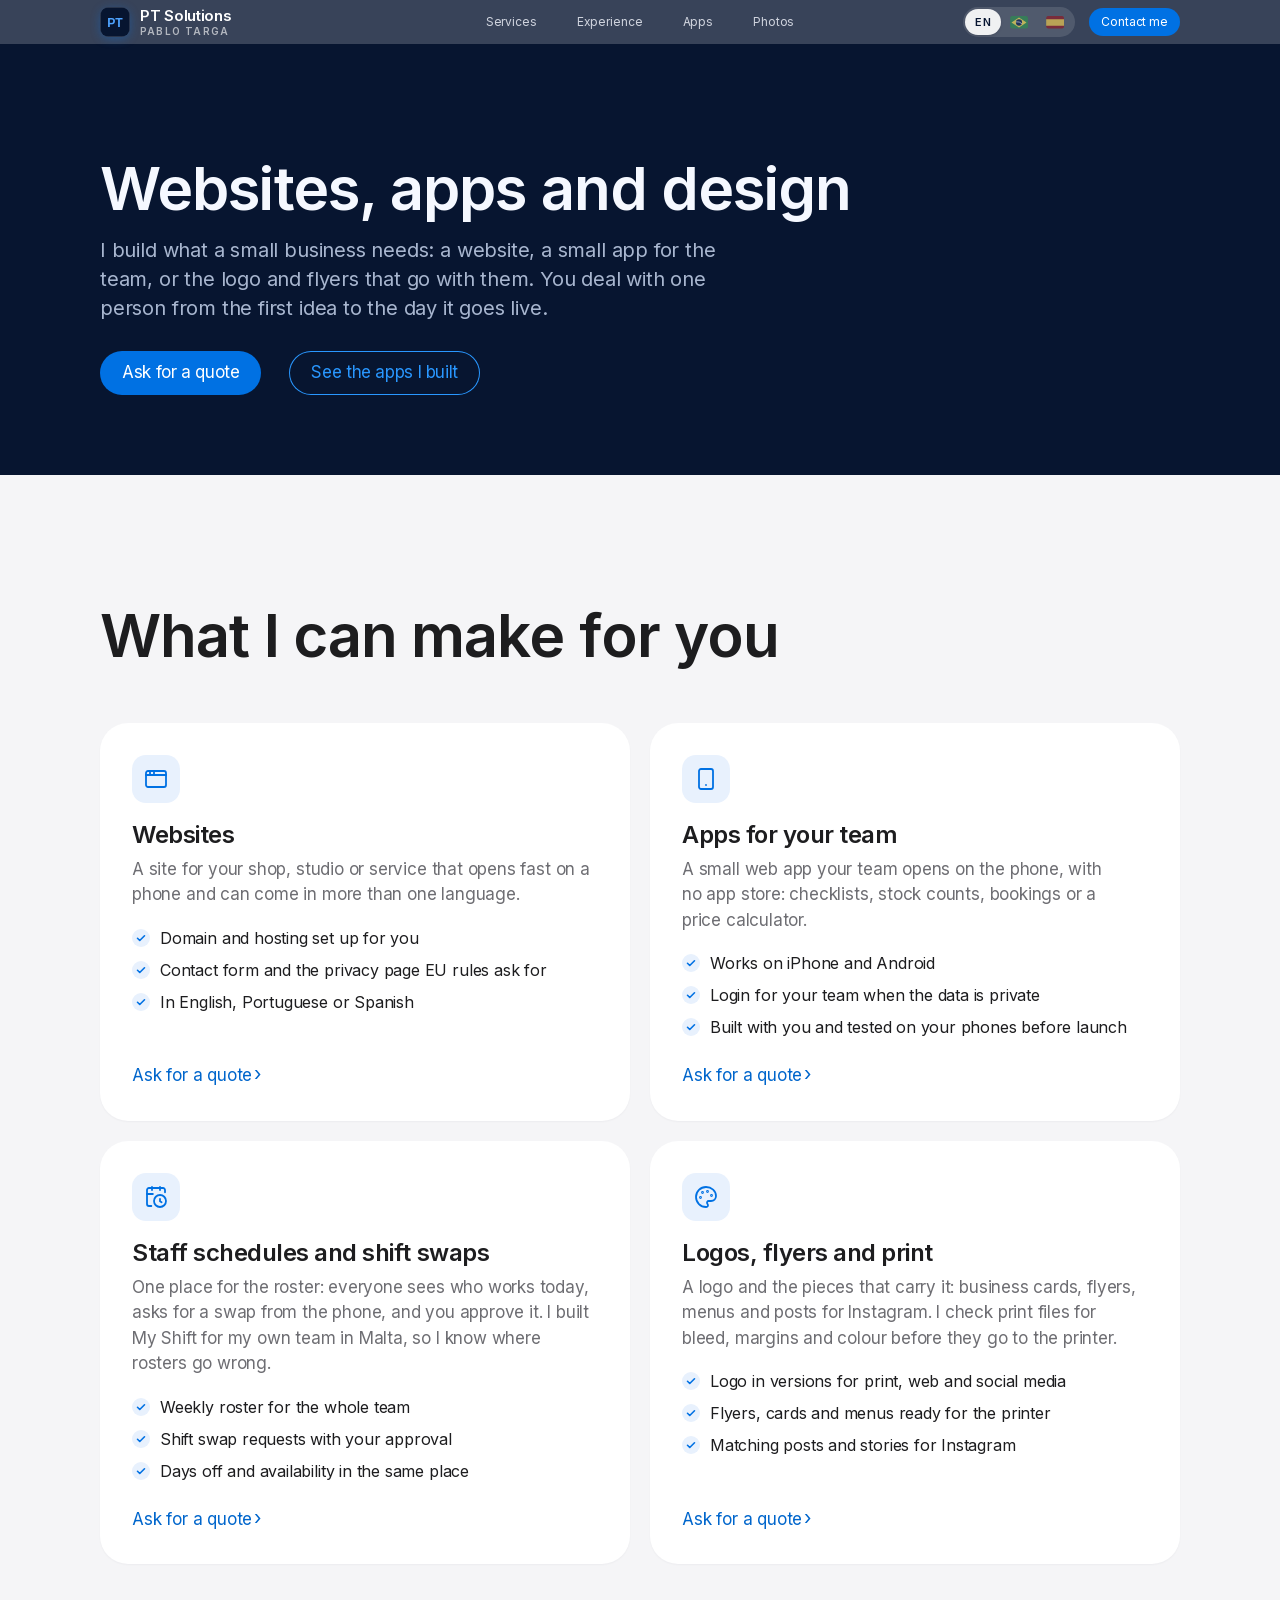
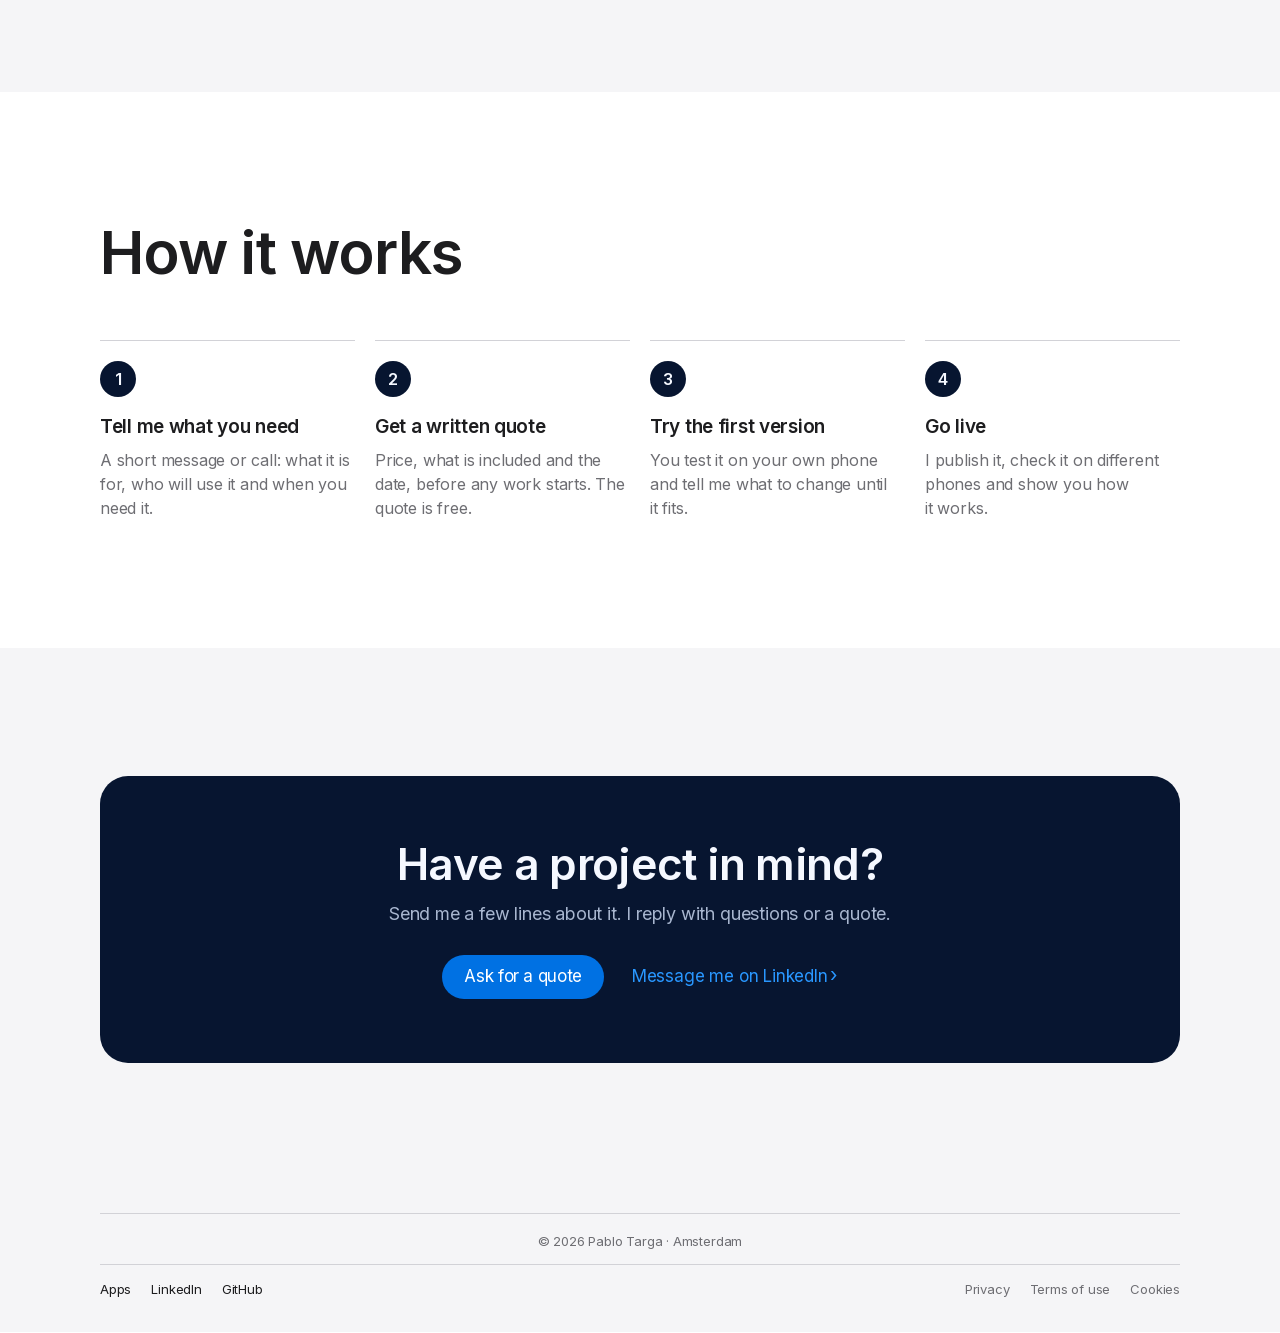
<file: build.html>
<!doctype html>
<!-- PÁGINA DE SITES, APPS E DESIGN (build.html): o que eu crio para pequenos negócios e como
     funciona. Ligada pelo cartão "Websites, apps and design" da página inicial.
     REGRAS PARA EDITAR
     - Todo texto aparece 3 vezes: <span class="en">, <span class="pt"> e <span class="es">. Mude os três.
     - Textos dentro de atributos usam data-en / data-pt / data-es (ex.: descrição de imagem).
     - Não use style="..." nem <script> com código aqui: a segurança do site (CSP) bloqueia.
     - Guia completo: PORTFOLIO/COMO EDITAR O SITE.md (fora desta pasta, não vai para a internet). -->
<html lang="en">
<head>
<meta charset="utf-8">
<meta name="viewport" content="width=device-width, initial-scale=1">
<!-- SEGURANÇA (CSP): diz ao navegador o que o site pode carregar. Bloqueia scripts, estilos e
     imagens de outros sites. Não mexa sem saber o que está fazendo. -->
<meta http-equiv="Content-Security-Policy" content="default-src 'none'; script-src 'self'; style-src 'self'; img-src 'self' data:; media-src 'self'; font-src 'self'; connect-src 'none'; form-action 'none'; base-uri 'none'; object-src 'none'; require-trusted-types-for 'script'; trusted-types 'none'; upgrade-insecure-requests">
<meta name="referrer" content="strict-origin-when-cross-origin">
<!-- Título da aba e descrição para o Google, em inglês. As versões em PT e ES ficam no <body>,
     em data-title-pt / data-title-es e data-desc-pt / data-desc-es. -->
<title>Websites, apps and design · Pablo Targa</title>
<meta name="description" content="Websites, small apps, staff schedules with shift swaps, and logos and flyers, by Pablo Targa in Amsterdam.">
<meta name="theme-color" content="#071530">
<meta name="color-scheme" content="light">
<link rel="canonical" href="https://pablomtarga.github.io/build.html">
<!-- Prévia que aparece quando alguém compartilha o link (LinkedIn, WhatsApp). Imagem: assets/og-image.jpg -->
<meta property="og:type" content="website">
<meta property="og:site_name" content="Pablo Targa">
<meta property="og:locale" content="en_GB">
<meta property="og:locale:alternate" content="pt_BR">
<meta property="og:locale:alternate" content="es_ES">
<meta property="og:title" content="Websites, apps and design · Pablo Targa">
<meta property="og:description" content="Websites, small apps, staff schedules with shift swaps, and logos and flyers, by Pablo Targa in Amsterdam.">
<meta property="og:url" content="https://pablomtarga.github.io/build.html">
<meta property="og:image" content="https://pablomtarga.github.io/assets/og-image.jpg">
<meta property="og:image:width" content="1200">
<meta property="og:image:height" content="630">
<meta property="og:image:alt" content="Pablo Targa · IT support in Amsterdam">
<meta name="twitter:card" content="summary_large_image">
<meta name="twitter:image" content="https://pablomtarga.github.io/assets/og-image.jpg">
<link rel="me" href="https://www.linkedin.com/in/pablomtarga">
<link rel="me" href="https://github.com/pablomtarga">
<link rel="icon" href="assets/favicon.svg?v=2" type="image/svg+xml">
<link rel="apple-touch-icon" href="assets/apple-touch-icon.png">
<!-- Estilo (site.css) e comportamento (boot.js e site.js). O ?v=N obriga o navegador a baixar a
     versão nova: suba o N em TODAS as páginas quando mudar um desses arquivos
     (ou rode FERRAMENTAS/nova-versao.py). -->
<link rel="stylesheet" href="assets/css/site.css?v=33">
<script src="assets/js/boot.js?v=33"></script>
<script src="assets/js/site.js?v=33" defer></script>
</head>
<body data-title-en="Websites, apps and design · Pablo Targa" data-title-pt="Sites, apps e design · Pablo Targa" data-title-es="Webs, apps y diseño · Pablo Targa" data-desc-en="Websites, small apps, staff schedules with shift swaps, and logos and flyers, by Pablo Targa in Amsterdam." data-desc-pt="Sites, apps simples, escalas de equipe com troca de turno, e logos e flyers, por Pablo Targa em Amsterdam." data-desc-es="Webs, apps sencillas, cuadrantes con cambios de turno, y logos y flyers, por Pablo Targa en Ámsterdam.">
<a class="skip" href="#main"><span class="en">Skip to content</span><span class="pt">Pular para o conteúdo</span><span class="es">Saltar al contenido</span></a>


<!-- ===== BARRA DO TOPO ===== igual em todas as páginas: mudou aqui, mude nas outras também.
     Os links levam às seções da página inicial pelo id (ex.: #services). -->
<header class="nav">
  <div class="nav__in">
    <a class="brand" href="index.html" aria-label="PT Solutions · Pablo Targa"><svg class="brand__mark" viewBox="0 0 64 64" aria-hidden="true"><rect width="64" height="64" rx="14" fill="#071530"/><rect x="1" y="1" width="62" height="62" rx="13" fill="none" stroke="#ffffff" stroke-opacity="0.16" stroke-width="2"/><text x="32" y="42" text-anchor="middle" font-family="-apple-system, BlinkMacSystemFont, Helvetica, Arial, sans-serif" font-size="26" font-weight="700" fill="#4ea3ff">PT</text></svg><span class="brand__text"><span class="brand__name">PT Solutions</span><span class="brand__by">Pablo Targa</span></span></a>
    <nav class="nav__links" aria-label="Sections" data-attr="aria-label" data-en="Sections" data-pt="Seções" data-es="Secciones">
      <a class="nav__link" href="index.html#services"><span class="en">Services</span><span class="pt">Serviços</span><span class="es">Servicios</span></a>
      <a class="nav__link" href="index.html#experience"><span class="en">Experience</span><span class="pt">Experiência</span><span class="es">Experiencia</span></a>
      <a class="nav__link" href="index.html#apps">Apps</a>
      <a class="nav__link" href="index.html#photos"><span class="en">Photos</span><span class="pt">Fotos</span><span class="es">Fotos</span></a>
    </nav>
    <div class="nav__end">
      <div class="lang" role="group" aria-label="Language" data-attr="aria-label" data-en="Language" data-pt="Idioma" data-es="Idioma">
        <button type="button" data-lang="en" aria-pressed="true" lang="en" aria-label="EN, English">EN</button>
        <button type="button" data-lang="pt" aria-pressed="false" lang="pt-BR" aria-label="Português"><svg class="flag" viewBox="0 0 20 14" preserveAspectRatio="none" aria-hidden="true"><rect width="20" height="14" fill="#009c3b"/><path d="M10 1.6 18.3 7 10 12.4 1.7 7z" fill="#ffdf00"/><circle cx="10" cy="7" r="3.4" fill="#002776"/><path d="M6.75 6.3a8 8 0 0 1 6.55 2" fill="none" stroke="#fff" stroke-width=".75"/></svg></button>
        <button type="button" data-lang="es" aria-pressed="false" lang="es" aria-label="Español"><svg class="flag" viewBox="0 0 30 20" preserveAspectRatio="none" aria-hidden="true"><rect width="30" height="20" fill="#c60b1e"/><rect y="5" width="30" height="10" fill="#ffc400"/></svg></button>
      </div>
      <a class="btn btn--sm" href="index.html#contact"><span class="en">Contact me</span><span class="pt">Fale comigo</span><span class="es">Contáctame</span></a>
      <button class="menu-btn" type="button" aria-expanded="false" aria-controls="menu" aria-label="Menu"><span></span><span></span></button>
    </div>
  </div>
</header>
<!-- Menu de tela cheia do celular (abre no botão ≡) -->
<nav class="menu" id="menu" aria-label="Menu" hidden>
  <ul class="menu__main">
    <li><a href="index.html#services"><span class="en">Services</span><span class="pt">Serviços</span><span class="es">Servicios</span></a></li>
    <li><a href="index.html#experience"><span class="en">Experience</span><span class="pt">Experiência</span><span class="es">Experiencia</span></a></li>
    <li><a href="index.html#apps">Apps</a></li>
    <li><a href="index.html#photos"><span class="en">Photos</span><span class="pt">Fotos</span><span class="es">Fotos</span></a></li>
  </ul>
  <a class="btn" href="index.html#contact"><span class="en">Contact me</span><span class="pt">Fale comigo</span><span class="es">Contáctame</span></a>
  <ul class="menu__more">
    <li><a href="https://www.linkedin.com/in/pablomtarga" target="_blank" rel="noopener noreferrer">LinkedIn</a></li>
  </ul>
</nav>

<main id="main">

<!-- Cabeçalho azul com o título da página e os dois botões -->
<section class="page-head dark">
  <div class="wrap">
  <h1 class="rise"><span class="en">Websites, apps and design</span><span class="pt">Sites, apps e design</span><span class="es">Webs, apps y diseño</span></h1>
  <p class="rise d1"><span class="en">I build what a small business needs: a website, a small app for the team, or the logo and flyers that go with them. You deal with one person from the first idea to the day it goes live.</span><span class="pt">Crio o que um pequeno negócio precisa: um site, um app simples para a equipe ou o logo e os flyers que combinam com eles. Você fala com uma pessoa só, da primeira ideia até o dia em que tudo vai ao ar.</span><span class="es">Creo lo que necesita un pequeño negocio: una web, una app sencilla para el equipo o el logo y los flyers que la acompañan. Hablas con una sola persona, desde la primera idea hasta el día en que todo se publica.</span></p>
  <div class="cta-row rise d2">
    <a class="btn" href="index.html?topic=web#contact"><span class="en">Ask for a quote</span><span class="pt">Pedir orçamento</span><span class="es">Pedir presupuesto</span></a>
    <a class="btn btn--ghost" href="apps.html"><span class="en">See the apps I built</span><span class="pt">Ver os apps que criei</span><span class="es">Ver las apps que he creado</span></a>
  </div>
  </div>
</section>

<!-- ===== O QUE EU CRIO ===== quatro cartões. O link "Ask for a quote" de cada um abre o formulário
     da página inicial já com o assunto escolhido (?topic=web, hr ou design: precisa existir na lista
     <select id="f-topic"> do index.html). -->
<section class="section section--alt" id="offers">
  <div class="wrap">
    <div class="head head--left">
      <h2><span class="en">What I can make for you</span><span class="pt">O que posso criar para você</span><span class="es">Qué puedo crear para ti</span></h2>
    </div>
    <div class="offer-grid">
      <article class="offer" id="websites">
        <span class="offer__ic"><svg class="lu" aria-hidden="true"><use href="#lu-app-window"/></svg></span>
        <h3><span class="en">Websites</span><span class="pt">Sites</span><span class="es">Webs</span></h3>
        <p><span class="en">A site for your shop, studio or service that opens fast on a phone and can come in more than one language.</span><span class="pt">Um site para a sua loja, estúdio ou serviço, que abre rápido no celular e pode ter mais de um idioma.</span><span class="es">Una web para tu tienda, estudio o servicio, que se abre rápido en el móvil y puede tener más de un idioma.</span></p>
        <ul class="ticks">
          <li><span class="en">Domain and hosting set up for you</span><span class="pt">Domínio e hospedagem configurados por mim</span><span class="es">Dominio y alojamiento configurados por mí</span></li>
          <li><span class="en">Contact form and the privacy page EU rules ask for</span><span class="pt">Formulário de contato e a página de privacidade que as regras da UE pedem</span><span class="es">Formulario de contacto y la página de privacidad que piden las normas de la UE</span></li>
          <li><span class="en">In English, Portuguese or Spanish</span><span class="pt">Em inglês, português ou espanhol</span><span class="es">En inglés, portugués o español</span></li>
        </ul>
        <a class="more" href="index.html?topic=web#contact"><span class="en">Ask for a quote</span><span class="pt">Pedir orçamento</span><span class="es">Pedir presupuesto</span><span class="sr-only"><span class="en">: Websites</span><span class="pt">: Sites</span><span class="es">: Webs</span></span></a>
      </article>
      <article class="offer" id="team-apps">
        <span class="offer__ic"><svg class="lu" aria-hidden="true"><use href="#lu-smartphone"/></svg></span>
        <h3><span class="en">Apps for your team</span><span class="pt">Apps para a sua equipe</span><span class="es">Apps para tu equipo</span></h3>
        <p><span class="en">A small web app your team opens on the phone, with no app store: checklists, stock counts, bookings or a price calculator.</span><span class="pt">Um app web simples que a equipe abre no celular, sem loja de apps: checklists, controle de estoque, agendamentos ou calculadora de preços.</span><span class="es">Una app web sencilla que tu equipo abre en el móvil, sin tienda de apps: checklists, control de stock, reservas o una calculadora de precios.</span></p>
        <ul class="ticks">
          <li><span class="en">Works on iPhone and Android</span><span class="pt">Funciona no iPhone e no Android</span><span class="es">Funciona en iPhone y Android</span></li>
          <li><span class="en">Login for your team when the data is private</span><span class="pt">Login para a equipe quando os dados são privados</span><span class="es">Acceso con contraseña cuando los datos son privados</span></li>
          <li><span class="en">Built with you and tested on your phones before launch</span><span class="pt">Feito junto com você e testado nos seus celulares antes de publicar</span><span class="es">Hecha contigo y probada en vuestros móviles antes de publicarla</span></li>
        </ul>
        <a class="more" href="index.html?topic=web#contact"><span class="en">Ask for a quote</span><span class="pt">Pedir orçamento</span><span class="es">Pedir presupuesto</span><span class="sr-only"><span class="en">: Apps for your team</span><span class="pt">: Apps para a sua equipe</span><span class="es">: Apps para tu equipo</span></span></a>
      </article>
      <article class="offer" id="schedules">
        <span class="offer__ic"><svg class="lu" aria-hidden="true"><use href="#lu-calendar-clock"/></svg></span>
        <h3><span class="en">Staff schedules and shift swaps</span><span class="pt">Escalas e trocas de turno</span><span class="es">Turnos y cambios de turno</span></h3>
        <p><span class="en">One place for the roster: everyone sees who works today, asks for a swap from the phone, and you approve it. I built My Shift for my own team in Malta, so I know where rosters go wrong.</span><span class="pt">Um lugar só para a escala: todo mundo vê quem trabalha hoje, pede troca de turno pelo celular e você aprova. Criei o My Shift para a minha equipe em Malta, então sei onde as escalas dão problema.</span><span class="es">Un solo lugar para el cuadrante: todos ven quién trabaja hoy, piden un cambio de turno desde el móvil y tú lo apruebas. Creé My Shift para mi equipo en Malta, así que sé dónde fallan los cuadrantes.</span></p>
        <ul class="ticks">
          <li><span class="en">Weekly roster for the whole team</span><span class="pt">Escala semanal da equipe inteira</span><span class="es">Cuadrante semanal de todo el equipo</span></li>
          <li><span class="en">Shift swap requests with your approval</span><span class="pt">Pedidos de troca de turno com a sua aprovação</span><span class="es">Solicitudes de cambio de turno con tu aprobación</span></li>
          <li><span class="en">Days off and availability in the same place</span><span class="pt">Folgas e disponibilidade no mesmo lugar</span><span class="es">Días libres y disponibilidad en el mismo lugar</span></li>
        </ul>
        <a class="more" href="index.html?topic=hr#contact"><span class="en">Ask for a quote</span><span class="pt">Pedir orçamento</span><span class="es">Pedir presupuesto</span><span class="sr-only"><span class="en">: Staff schedules and shift swaps</span><span class="pt">: Escalas e trocas de turno</span><span class="es">: Turnos y cambios de turno</span></span></a>
      </article>
      <article class="offer" id="design">
        <span class="offer__ic"><svg class="lu" aria-hidden="true"><use href="#lu-palette"/></svg></span>
        <h3><span class="en">Logos, flyers and print</span><span class="pt">Logos, flyers e impressos</span><span class="es">Logos, flyers e impresos</span></h3>
        <p><span class="en">A logo and the pieces that carry it: business cards, flyers, menus and posts for Instagram. I check print files for bleed, margins and colour before they go to the printer.</span><span class="pt">Um logo e as peças que levam ele: cartões de visita, flyers, cardápios e posts para o Instagram. Confiro os arquivos de impressão (sangria, margens e cor) antes de irem para a gráfica.</span><span class="es">Un logo y las piezas que lo llevan: tarjetas de visita, flyers, cartas de menú y posts para Instagram. Reviso los archivos de impresión (sangrado, márgenes y color) antes de enviarlos a la imprenta.</span></p>
        <ul class="ticks">
          <li><span class="en">Logo in versions for print, web and social media</span><span class="pt">Logo em versões para impressão, site e redes sociais</span><span class="es">Logo en versiones para imprenta, web y redes sociales</span></li>
          <li><span class="en">Flyers, cards and menus ready for the printer</span><span class="pt">Flyers, cartões e cardápios prontos para a gráfica</span><span class="es">Flyers, tarjetas y cartas listos para la imprenta</span></li>
          <li><span class="en">Matching posts and stories for Instagram</span><span class="pt">Posts e stories para o Instagram no mesmo estilo</span><span class="es">Posts y stories para Instagram con el mismo estilo</span></li>
        </ul>
        <a class="more" href="index.html?topic=design#contact"><span class="en">Ask for a quote</span><span class="pt">Pedir orçamento</span><span class="es">Pedir presupuesto</span><span class="sr-only"><span class="en">: Logos, flyers and print</span><span class="pt">: Logos, flyers e impressos</span><span class="es">: Logos, flyers e impresos</span></span></a>
      </article>
    </div>
  </div>
</section>

<!-- ===== COMO FUNCIONA ===== os quatro passos, numerados pelo CSS -->
<section class="section" id="how-it-works">
  <div class="wrap">
    <div class="head head--left">
      <h2><span class="en">How it works</span><span class="pt">Como funciona</span><span class="es">Cómo funciona</span></h2>
    </div>
    <ol class="steps">
      <li class="step">
        <h3><span class="en">Tell me what you need</span><span class="pt">Me conte o que precisa</span><span class="es">Cuéntame qué necesitas</span></h3>
        <p><span class="en">A short message or call: what it is for, who will use it and when you need it.</span><span class="pt">Uma mensagem curta ou uma ligação: para que serve, quem vai usar e para quando você precisa.</span><span class="es">Un mensaje corto o una llamada: para qué sirve, quién lo va a usar y para cuándo lo necesitas.</span></p>
      </li>
      <li class="step">
        <h3><span class="en">Get a written quote</span><span class="pt">Receba um orçamento por escrito</span><span class="es">Recibe un presupuesto por escrito</span></h3>
        <p><span class="en">Price, what is included and the date, before any work starts. The quote is free.</span><span class="pt">Preço, o que está incluído e o prazo, antes de começar. O orçamento é grátis.</span><span class="es">Precio, qué incluye y la fecha, antes de empezar. El presupuesto es gratis.</span></p>
      </li>
      <li class="step">
        <h3><span class="en">Try the first version</span><span class="pt">Teste a primeira versão</span><span class="es">Prueba la primera versión</span></h3>
        <p><span class="en">You test it on your own phone and tell me what to change until it fits.</span><span class="pt">Você testa no seu próprio celular e me diz o que mudar até ficar do jeito certo.</span><span class="es">La pruebas en tu propio móvil y me dices qué cambiar hasta que encaje.</span></p>
      </li>
      <li class="step">
        <h3><span class="en">Go live</span><span class="pt">No ar</span><span class="es">Publicado</span></h3>
        <p><span class="en">I publish it, check it on different phones and show you how it works.</span><span class="pt">Eu publico, confiro em celulares diferentes e mostro como tudo funciona.</span><span class="es">Lo publico, lo compruebo en distintos móviles y te enseño cómo funciona.</span></p>
      </li>
    </ol>
  </div>
</section>

<!-- ===== CHAMADA FINAL ===== -->
<section class="section section--alt">
  <div class="wrap">
    <div class="cta-band dark">
      <h2><span class="en">Have a project in mind?</span><span class="pt">Tem um projeto em mente?</span><span class="es">¿Tienes un proyecto en mente?</span></h2>
      <p><span class="en">Send me a few lines about it. I reply with questions or a quote.</span><span class="pt">Me mande algumas linhas sobre ele. Eu respondo com perguntas ou com um orçamento.</span><span class="es">Escríbeme unas líneas sobre él. Te respondo con preguntas o con un presupuesto.</span></p>
      <div class="cta-row">
        <a class="btn" href="index.html?topic=web#contact"><span class="en">Ask for a quote</span><span class="pt">Pedir orçamento</span><span class="es">Pedir presupuesto</span></a>
        <a class="more" href="https://www.linkedin.com/in/pablomtarga" target="_blank" rel="noopener noreferrer"><span class="en">Message me on LinkedIn</span><span class="pt">Me chame no LinkedIn</span><span class="es">Escríbeme por LinkedIn</span></a>
      </div>
    </div>
  </div>
</section>

</main>

<!-- ===== RODAPÉ ===== igual em todas as páginas -->
<footer class="footer">
  <div class="wrap">
    <p class="footer__copy">© 2026 Pablo Targa · Amsterdam</p>
    <div class="footer__row">
      <nav aria-label="Footer" data-attr="aria-label" data-en="Footer" data-pt="Rodapé" data-es="Pie de página">
        <a href="apps.html">Apps</a>
        <a href="https://www.linkedin.com/in/pablomtarga" target="_blank" rel="noopener noreferrer">LinkedIn</a>
        <a href="https://github.com/pablomtarga" target="_blank" rel="noopener noreferrer">GitHub</a>
      </nav>
      <nav class="footer__legal" aria-label="Legal" data-attr="aria-label" data-en="Legal" data-pt="Informações legais" data-es="Información legal">
        <a href="privacy.html"><span class="en">Privacy</span><span class="pt">Privacidade</span><span class="es">Privacidad</span></a>
        <a href="terms.html"><span class="en">Terms of use</span><span class="pt">Termos de uso</span><span class="es">Términos de uso</span></a>
        <a href="cookies.html">Cookies</a>
      </nav>
    </div>
  </div>
</footer>
<!-- ===== DESENHOS DOS ÍCONES ===== usados nesta página com <svg><use href="#id"/></svg>.
     lu- = Lucide (licença ISC, lucide.dev). -->
<svg width="0" height="0" class="sr-only" aria-hidden="true" focusable="false">
  <symbol id="lu-app-window" viewBox="0 0 24 24"><rect x="2" y="4" width="20" height="16" rx="2"/><path d="M10 4v4"/><path d="M2 8h20"/><path d="M6 4v4"/></symbol>
  <symbol id="lu-smartphone" viewBox="0 0 24 24"><rect width="14" height="20" x="5" y="2" rx="2" ry="2"/><path d="M12 18h.01"/></symbol>
  <symbol id="lu-calendar-clock" viewBox="0 0 24 24"><path d="M16 14v2.2l1.6 1"/><path d="M16 2v3"/><path d="M21 7.338V5a2 2 0 00-2-2H5a2 2 0 00-2 2v14a2 2 0 002 2h2.338"/><path d="M3 9h5.859"/><path d="M8 2v3"/><circle cx="16" cy="16" r="6"/></symbol>
  <symbol id="lu-palette" viewBox="0 0 24 24"><path d="M12 22a1 1 0 0 1 0-20 10 9 0 0 1 10 9 5 5 0 0 1-5 5h-2.25a1.75 1.75 0 0 0-1.4 2.8l.3.4a1.75 1.75 0 0 1-1.4 2.8z"/><circle cx="13.5" cy="6.5" r=".5"/><circle cx="17.5" cy="10.5" r=".5"/><circle cx="6.5" cy="12.5" r=".5"/><circle cx="8.5" cy="7.5" r=".5"/></symbol>
</svg>
</body>
</html>
</file>
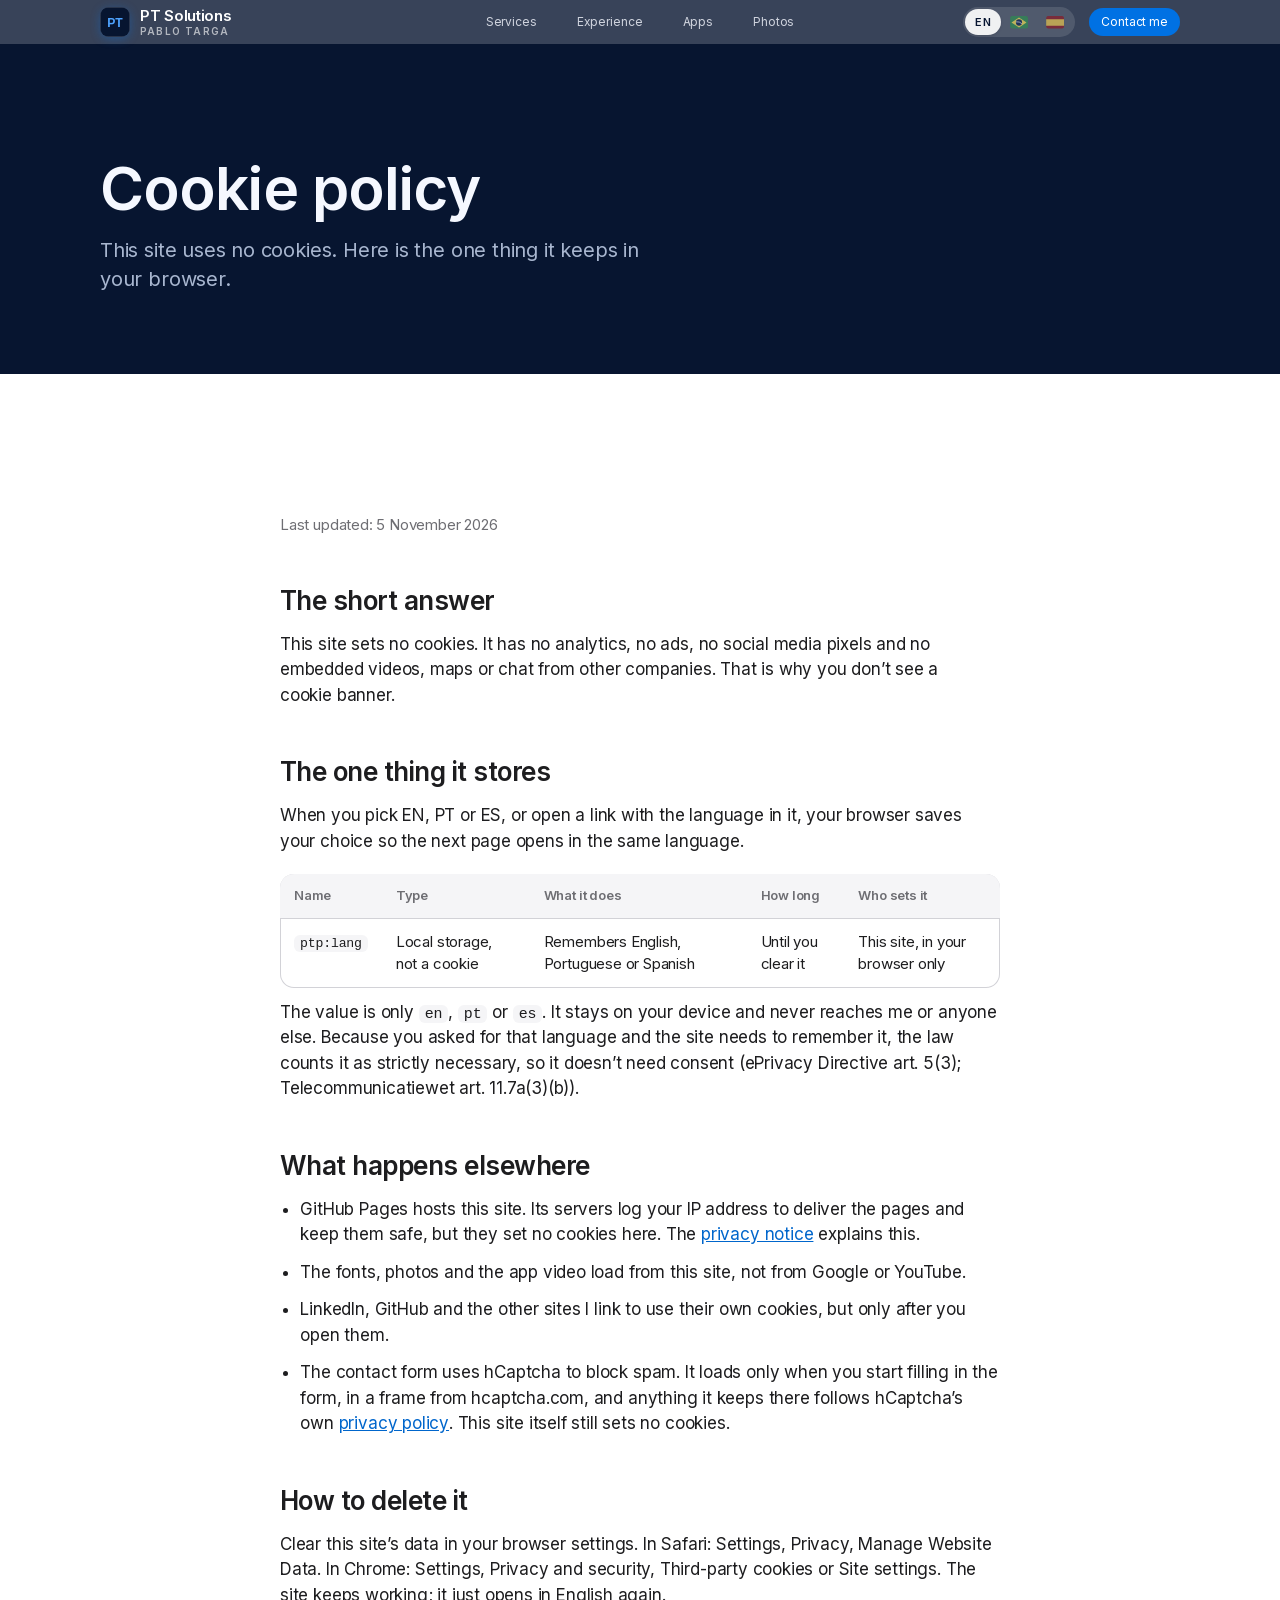
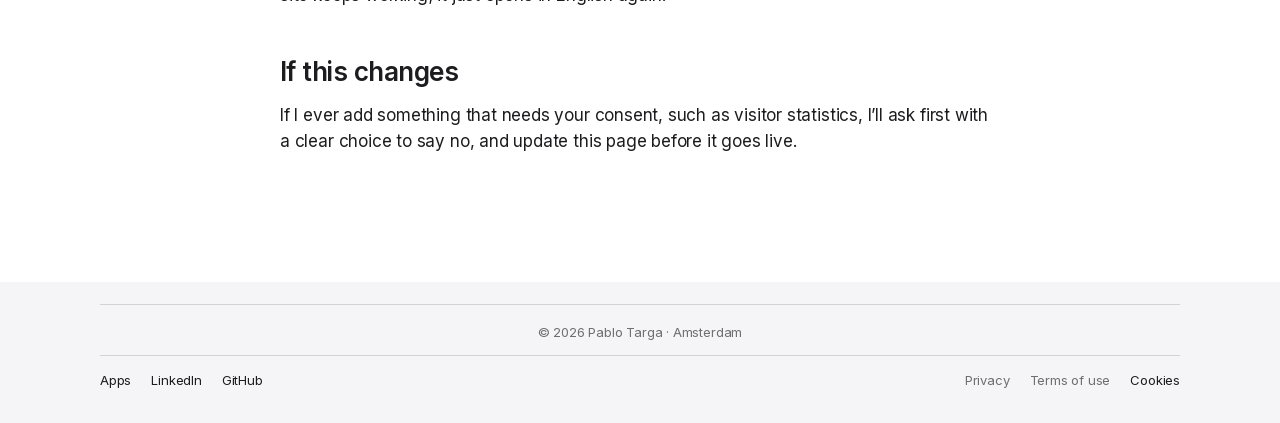
<file: cookies.html>
<!doctype html>
<!-- PÁGINA DE COOKIES (cookies.html). O site não usa cookies; a página explica isso.
     REGRAS PARA EDITAR
     - Todo texto aparece 3 vezes: <span class="en">, <span class="pt"> e <span class="es">. Mude os três.
     - Textos dentro de atributos usam data-en / data-pt / data-es (ex.: descrição de imagem).
     - Não use style="..." nem <script> com código aqui: a segurança do site (CSP) bloqueia.
     - Guia completo: PORTFOLIO/COMO EDITAR O SITE.md (fora desta pasta, não vai para a internet). -->
<html lang="en">
<head>
<meta charset="utf-8">
<meta name="viewport" content="width=device-width, initial-scale=1">
<!-- SEGURANÇA (CSP): diz ao navegador o que o site pode carregar. Bloqueia scripts, estilos e
     imagens de outros sites. Não mexa sem saber o que está fazendo. -->
<meta http-equiv="Content-Security-Policy" content="default-src 'none'; script-src 'self'; style-src 'self'; img-src 'self' data:; media-src 'self'; font-src 'self'; connect-src 'none'; form-action 'none'; base-uri 'none'; object-src 'none'; require-trusted-types-for 'script'; trusted-types 'none'; upgrade-insecure-requests">
<meta name="referrer" content="strict-origin-when-cross-origin">
<!-- Título da aba e descrição para o Google, em inglês. As versões em PT e ES ficam no <body>,
     em data-title-pt / data-title-es e data-desc-pt / data-desc-es. -->
<title>Cookie policy · Pablo Targa</title>
<meta name="description" content="This site uses no cookies. What it stores in your browser and why.">
<meta name="theme-color" content="#071530">
<meta name="color-scheme" content="light">
<link rel="canonical" href="https://pablomtarga.github.io/cookies.html">
<!-- Prévia que aparece quando alguém compartilha o link (LinkedIn, WhatsApp). Imagem: assets/og-image.jpg -->
<meta property="og:type" content="website">
<meta property="og:site_name" content="Pablo Targa">
<meta property="og:locale" content="en_GB">
<meta property="og:locale:alternate" content="pt_BR">
<meta property="og:locale:alternate" content="es_ES">
<meta property="og:title" content="Cookie policy · Pablo Targa">
<meta property="og:description" content="This site uses no cookies. What it stores in your browser and why.">
<meta property="og:url" content="https://pablomtarga.github.io/cookies.html">
<meta property="og:image" content="https://pablomtarga.github.io/assets/og-image.jpg">
<meta property="og:image:width" content="1200">
<meta property="og:image:height" content="630">
<meta property="og:image:alt" content="Pablo Targa · IT support in Amsterdam">
<meta name="twitter:card" content="summary_large_image">
<meta name="twitter:image" content="https://pablomtarga.github.io/assets/og-image.jpg">
<link rel="me" href="https://www.linkedin.com/in/pablomtarga">
<link rel="me" href="https://github.com/pablomtarga">
<link rel="icon" href="assets/favicon.svg?v=2" type="image/svg+xml">
<link rel="apple-touch-icon" href="assets/apple-touch-icon.png">
<!-- Estilo (site.css) e comportamento (boot.js e site.js). O ?v=N obriga o navegador a baixar a
     versão nova: suba o N em TODAS as páginas quando mudar um desses arquivos
     (ou rode FERRAMENTAS/nova-versao.py). -->
<link rel="stylesheet" href="assets/css/site.css?v=33">
<script src="assets/js/boot.js?v=33"></script>
<script src="assets/js/site.js?v=33" defer></script>
</head>
<body data-title-en="Cookie policy · Pablo Targa" data-title-pt="Política de cookies · Pablo Targa" data-desc-en="This site uses no cookies. What it stores in your browser and why." data-desc-pt="Este site não usa cookies. O que ele guarda no navegador e por quê." data-title-es="Política de cookies · Pablo Targa" data-desc-es="Este sitio no usa cookies. Qué guarda en el navegador y por qué.">
<a class="skip" href="#main"><span class="en">Skip to content</span><span class="pt">Pular para o conteúdo</span><span class="es">Saltar al contenido</span></a>


<!-- ===== BARRA DO TOPO ===== igual em todas as páginas: mudou aqui, mude nas outras também.
     Os links levam às seções da página inicial pelo id (ex.: #services). -->
<header class="nav">
  <div class="nav__in">
    <a class="brand" href="index.html" aria-label="PT Solutions · Pablo Targa"><svg class="brand__mark" viewBox="0 0 64 64" aria-hidden="true"><rect width="64" height="64" rx="14" fill="#071530"/><rect x="1" y="1" width="62" height="62" rx="13" fill="none" stroke="#ffffff" stroke-opacity="0.16" stroke-width="2"/><text x="32" y="42" text-anchor="middle" font-family="-apple-system, BlinkMacSystemFont, Helvetica, Arial, sans-serif" font-size="26" font-weight="700" fill="#4ea3ff">PT</text></svg><span class="brand__text"><span class="brand__name">PT Solutions</span><span class="brand__by">Pablo Targa</span></span></a>
    <nav class="nav__links" aria-label="Sections" data-attr="aria-label" data-en="Sections" data-pt="Seções" data-es="Secciones">
      <a class="nav__link" href="index.html#services"><span class="en">Services</span><span class="pt">Serviços</span><span class="es">Servicios</span></a>
      <a class="nav__link" href="index.html#experience"><span class="en">Experience</span><span class="pt">Experiência</span><span class="es">Experiencia</span></a>
      <a class="nav__link" href="index.html#apps">Apps</a>
      <a class="nav__link" href="index.html#photos"><span class="en">Photos</span><span class="pt">Fotos</span><span class="es">Fotos</span></a>
    </nav>
    <div class="nav__end">
      <div class="lang" role="group" aria-label="Language" data-attr="aria-label" data-en="Language" data-pt="Idioma" data-es="Idioma">
        <button type="button" data-lang="en" aria-pressed="true" lang="en" aria-label="EN, English">EN</button>
        <button type="button" data-lang="pt" aria-pressed="false" lang="pt-BR" aria-label="Português"><svg class="flag" viewBox="0 0 20 14" preserveAspectRatio="none" aria-hidden="true"><rect width="20" height="14" fill="#009c3b"/><path d="M10 1.6 18.3 7 10 12.4 1.7 7z" fill="#ffdf00"/><circle cx="10" cy="7" r="3.4" fill="#002776"/><path d="M6.75 6.3a8 8 0 0 1 6.55 2" fill="none" stroke="#fff" stroke-width=".75"/></svg></button>
        <button type="button" data-lang="es" aria-pressed="false" lang="es" aria-label="Español"><svg class="flag" viewBox="0 0 30 20" preserveAspectRatio="none" aria-hidden="true"><rect width="30" height="20" fill="#c60b1e"/><rect y="5" width="30" height="10" fill="#ffc400"/></svg></button>
      </div>
      <a class="btn btn--sm" href="index.html#contact"><span class="en">Contact me</span><span class="pt">Fale comigo</span><span class="es">Contáctame</span></a>
      <button class="menu-btn" type="button" aria-expanded="false" aria-controls="menu" aria-label="Menu"><span></span><span></span></button>
    </div>
  </div>
</header>
<!-- Menu de tela cheia do celular (abre no botão ≡) -->
<nav class="menu" id="menu" aria-label="Menu" hidden>
  <ul class="menu__main">
    <li><a href="index.html#services"><span class="en">Services</span><span class="pt">Serviços</span><span class="es">Servicios</span></a></li>
    <li><a href="index.html#experience"><span class="en">Experience</span><span class="pt">Experiência</span><span class="es">Experiencia</span></a></li>
    <li><a href="index.html#apps">Apps</a></li>
    <li><a href="index.html#photos"><span class="en">Photos</span><span class="pt">Fotos</span><span class="es">Fotos</span></a></li>
  </ul>
  <a class="btn" href="index.html#contact"><span class="en">Contact me</span><span class="pt">Fale comigo</span><span class="es">Contáctame</span></a>
  <ul class="menu__more">
    <li><a href="https://www.linkedin.com/in/pablomtarga" target="_blank" rel="noopener noreferrer">LinkedIn</a></li>
  </ul>
</nav>

<main id="main">

<!-- Cabeçalho azul com o título da página -->
<section class="page-head dark">
  <div class="wrap">
  <h1 class="rise"><span class="en">Cookie policy</span><span class="pt">Política de cookies</span><span class="es">Política de cookies</span></h1>
  <p class="rise d1"><span class="en">This site uses no cookies. Here is the one thing it keeps in your browser.</span><span class="pt">Este site não usa cookies. Aqui está a única coisa que ele guarda no seu navegador.</span><span class="es">Este sitio no usa cookies. Esto es lo único que guarda en tu navegador.</span></p>
  </div>
</section>

<!-- Texto da página, em EN, PT e ES. Mudou alguma regra? Atualize a data "Last updated"
     no começo, nos três idiomas. -->
<section class="section">
  <article class="doc">
    <p class="updated"><span class="en">Last updated: 5 November 2026</span><span class="pt">Atualizado em 5 de novembro de 2026</span><span class="es">Última actualización: 5 de noviembre de 2026</span></p>
    <h2><span class="en">The short answer</span><span class="pt">A resposta curta</span><span class="es">La respuesta corta</span></h2>
    <p><span class="en">This site sets no cookies. It has no analytics, no ads, no social media pixels and no embedded videos, maps or chat from other companies. That is why you don’t see a cookie banner.</span><span class="pt">Este site não usa cookies. Ele não tem analytics, anúncios, pixels de redes sociais nem vídeos, mapas ou chat de outras empresas embutidos. Por isso você não vê um aviso de cookies.</span><span class="es">Este sitio no usa cookies. No tiene analítica, ni anuncios, ni píxeles de redes sociales, ni vídeos, mapas o chats de otras empresas incrustados. Por eso no ves un aviso de cookies.</span></p>
    <h2><span class="en">The one thing it stores</span><span class="pt">A única coisa que ele guarda</span><span class="es">Lo único que guarda</span></h2>
    <p><span class="en">When you pick EN, PT or ES, or open a link with the language in it, your browser saves your choice so the next page opens in the same language.</span><span class="pt">Quando você escolhe EN, PT ou ES, ou abre um link com o idioma, o navegador salva a sua escolha para a próxima página abrir no mesmo idioma.</span><span class="es">Cuando eliges EN, PT o ES, o abres un enlace con el idioma, tu navegador guarda tu elección para que la siguiente página se abra en el mismo idioma.</span></p>
    <div class="table-wrap">
      <table>
        <caption class="sr-only"><span class="en">What this site stores in your browser</span><span class="pt">O que este site guarda no seu navegador</span><span class="es">Lo que este sitio guarda en tu navegador</span></caption>
        <thead>
          <tr><th scope="col"><span class="en">Name</span><span class="pt">Nome</span><span class="es">Nombre</span></th><th scope="col"><span class="en">Type</span><span class="pt">Tipo</span><span class="es">Tipo</span></th><th scope="col"><span class="en">What it does</span><span class="pt">Para que serve</span><span class="es">Qué hace</span></th><th scope="col"><span class="en">How long</span><span class="pt">Por quanto tempo</span><span class="es">Cuánto tiempo</span></th><th scope="col"><span class="en">Who sets it</span><span class="pt">Quem grava</span><span class="es">Quién lo guarda</span></th></tr>
        </thead>
        <tbody>
          <tr><td><code>ptp:lang</code></td><td><span class="en">Local storage, not a cookie</span><span class="pt">Armazenamento local, não é cookie</span><span class="es">Almacenamiento local, no es una cookie</span></td><td><span class="en">Remembers English, Portuguese or Spanish</span><span class="pt">Lembra se você escolheu inglês, português ou espanhol</span><span class="es">Recuerda si elegiste inglés, portugués o español</span></td><td><span class="en">Until you clear it</span><span class="pt">Até você apagar</span><span class="es">Hasta que lo borres</span></td><td><span class="en">This site, in your browser only</span><span class="pt">Este site, só no seu navegador</span><span class="es">Este sitio, solo en tu navegador</span></td></tr>
        </tbody>
      </table>
    </div>
    <p><span class="en">The value is only <code>en</code>, <code>pt</code> or <code>es</code>. It stays on your device and never reaches me or anyone else. Because you asked for that language and the site needs to remember it, the law counts it as strictly necessary, so it doesn’t need consent (ePrivacy Directive art. 5(3); Telecommunicatiewet art. 11.7a(3)(b)).</span><span class="pt">O valor é só <code>en</code>, <code>pt</code> ou <code>es</code>. Ele fica no seu aparelho e nunca chega a mim nem a ninguém. Como você pediu aquele idioma e o site precisa lembrar dele, a lei considera esse registro estritamente necessário, e ele dispensa consentimento (Diretiva ePrivacy, art. 5(3); Telecommunicatiewet, art. 11.7a(3)(b)).</span><span class="es">El valor es solo <code>en</code>, <code>pt</code> o <code>es</code>. Se queda en tu dispositivo y nunca me llega a mí ni a nadie. Como pediste ese idioma y el sitio necesita recordarlo, la ley lo considera estrictamente necesario, así que no requiere consentimiento (Directiva ePrivacy art. 5(3); Telecommunicatiewet art. 11.7a(3)(b)).</span></p>
    <h2><span class="en">What happens elsewhere</span><span class="pt">O que acontece fora daqui</span><span class="es">Lo que pasa fuera de aquí</span></h2>
    <ul>
      <li><span class="en">GitHub Pages hosts this site. Its servers log your IP address to deliver the pages and keep them safe, but they set no cookies here. The <a href="privacy.html">privacy notice</a> explains this.</span><span class="pt">O GitHub Pages hospeda este site. Os servidores registram o seu IP para entregar as páginas e protegê-las, mas não gravam cookies aqui. O <a href="privacy.html">aviso de privacidade</a> explica isso.</span><span class="es">GitHub Pages aloja este sitio. Sus servidores registran tu dirección IP para entregar las páginas y protegerlas, pero no guardan cookies aquí. El <a href="privacy.html">aviso de privacidad</a> lo explica.</span></li>
      <li><span class="en">The fonts, photos and the app video load from this site, not from Google or YouTube.</span><span class="pt">As fontes, as fotos e o vídeo do app carregam deste próprio site, e não do Google ou do YouTube.</span><span class="es">Las fuentes, las fotos y el vídeo de la app se cargan desde este sitio, no desde Google ni YouTube.</span></li>
      <li><span class="en">LinkedIn, GitHub and the other sites I link to use their own cookies, but only after you open them.</span><span class="pt">O LinkedIn, o GitHub e os outros sites que eu linko usam cookies próprios, mas só depois que você abre esses sites.</span><span class="es">LinkedIn, GitHub y los demás sitios que enlazo usan sus propias cookies, pero solo cuando los abres.</span></li>
      <li><span class="en">The contact form uses hCaptcha to block spam. It loads only when you start filling in the form, in a frame from hcaptcha.com, and anything it keeps there follows hCaptcha’s own <a href="https://www.hcaptcha.com/privacy" target="_blank" rel="noopener noreferrer">privacy policy</a>. This site itself still sets no cookies.</span><span class="pt">O formulário de contato usa o hCaptcha para barrar spam. Ele só carrega quando você começa a preencher o formulário, num quadro do hcaptcha.com, e o que ele guarda lá segue a <a href="https://www.hcaptcha.com/privacy" target="_blank" rel="noopener noreferrer">política de privacidade</a> do próprio hCaptcha. Este site continua sem gravar cookies.</span><span class="es">El formulario de contacto usa hCaptcha para bloquear el spam. Solo se carga cuando empiezas a rellenar el formulario, en un marco de hcaptcha.com, y lo que guarde allí sigue la <a href="https://www.hcaptcha.com/privacy" target="_blank" rel="noopener noreferrer">política de privacidad</a> de hCaptcha. Este sitio sigue sin guardar cookies.</span></li>
    </ul>
    <h2><span class="en">How to delete it</span><span class="pt">Como apagar</span><span class="es">Cómo borrarlo</span></h2>
    <p><span class="en">Clear this site’s data in your browser settings. In Safari: Settings, Privacy, Manage Website Data. In Chrome: Settings, Privacy and security, Third-party cookies or Site settings. The site keeps working; it just opens in English again.</span><span class="pt">Apague os dados deste site nas configurações do navegador. No Safari: Ajustes, Privacidade, Gerenciar Dados de Sites. No Chrome: Configurações, Privacidade e segurança, Configurações do site. O site continua funcionando e só volta a abrir em inglês.</span><span class="es">Borra los datos de este sitio en los ajustes de tu navegador. En Safari: Ajustes, Privacidad, Gestionar datos de sitios web. En Chrome: Configuración, Privacidad y seguridad, Configuración de sitios. El sitio sigue funcionando; solo vuelve a abrirse en inglés.</span></p>
    <h2><span class="en">If this changes</span><span class="pt">Se isso mudar</span><span class="es">Si esto cambia</span></h2>
    <p><span class="en">If I ever add something that needs your consent, such as visitor statistics, I’ll ask first with a clear choice to say no, and update this page before it goes live.</span><span class="pt">Se um dia eu adicionar algo que precise do seu consentimento, como estatísticas de visitas, vou perguntar antes, com uma opção clara de recusar, e atualizar esta página antes de ativar.</span><span class="es">Si algún día añado algo que necesite tu consentimiento, como estadísticas de visitas, te lo preguntaré antes, con una opción clara para decir que no, y actualizaré esta página antes de activarlo.</span></p>
  </article>
</section>

</main>

<!-- ===== RODAPÉ ===== igual em todas as páginas -->
<footer class="footer">
  <div class="wrap">
    <p class="footer__copy">© 2026 Pablo Targa · Amsterdam</p>
    <div class="footer__row">
      <nav aria-label="Footer" data-attr="aria-label" data-en="Footer" data-pt="Rodapé" data-es="Pie de página">
        <a href="apps.html">Apps</a>
        <a href="https://www.linkedin.com/in/pablomtarga" target="_blank" rel="noopener noreferrer">LinkedIn</a>
        <a href="https://github.com/pablomtarga" target="_blank" rel="noopener noreferrer">GitHub</a>
      </nav>
      <nav class="footer__legal" aria-label="Legal" data-attr="aria-label" data-en="Legal" data-pt="Informações legais" data-es="Información legal">
        <a href="privacy.html"><span class="en">Privacy</span><span class="pt">Privacidade</span><span class="es">Privacidad</span></a>
        <a href="terms.html"><span class="en">Terms of use</span><span class="pt">Termos de uso</span><span class="es">Términos de uso</span></a>
        <a href="cookies.html" aria-current="page">Cookies</a>
      </nav>
    </div>
  </div>
</footer>
</body>
</html>
</file>
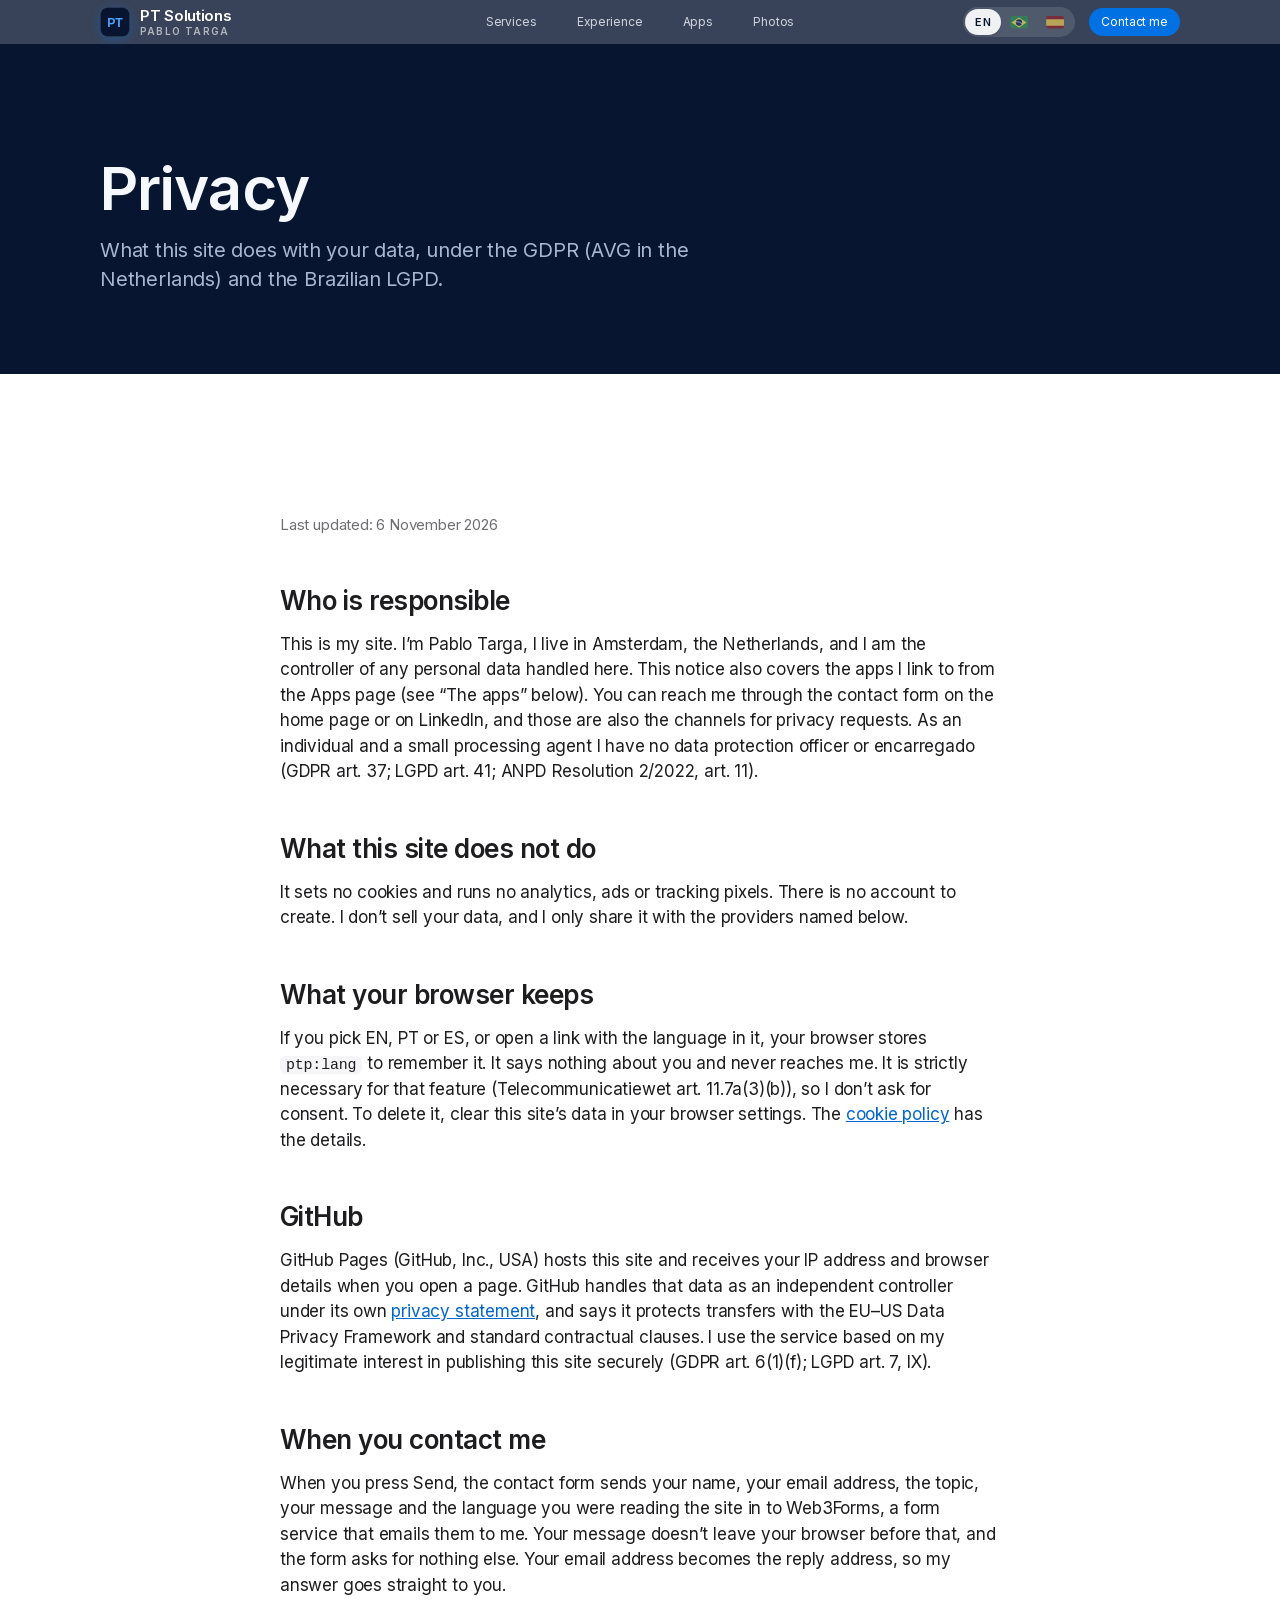
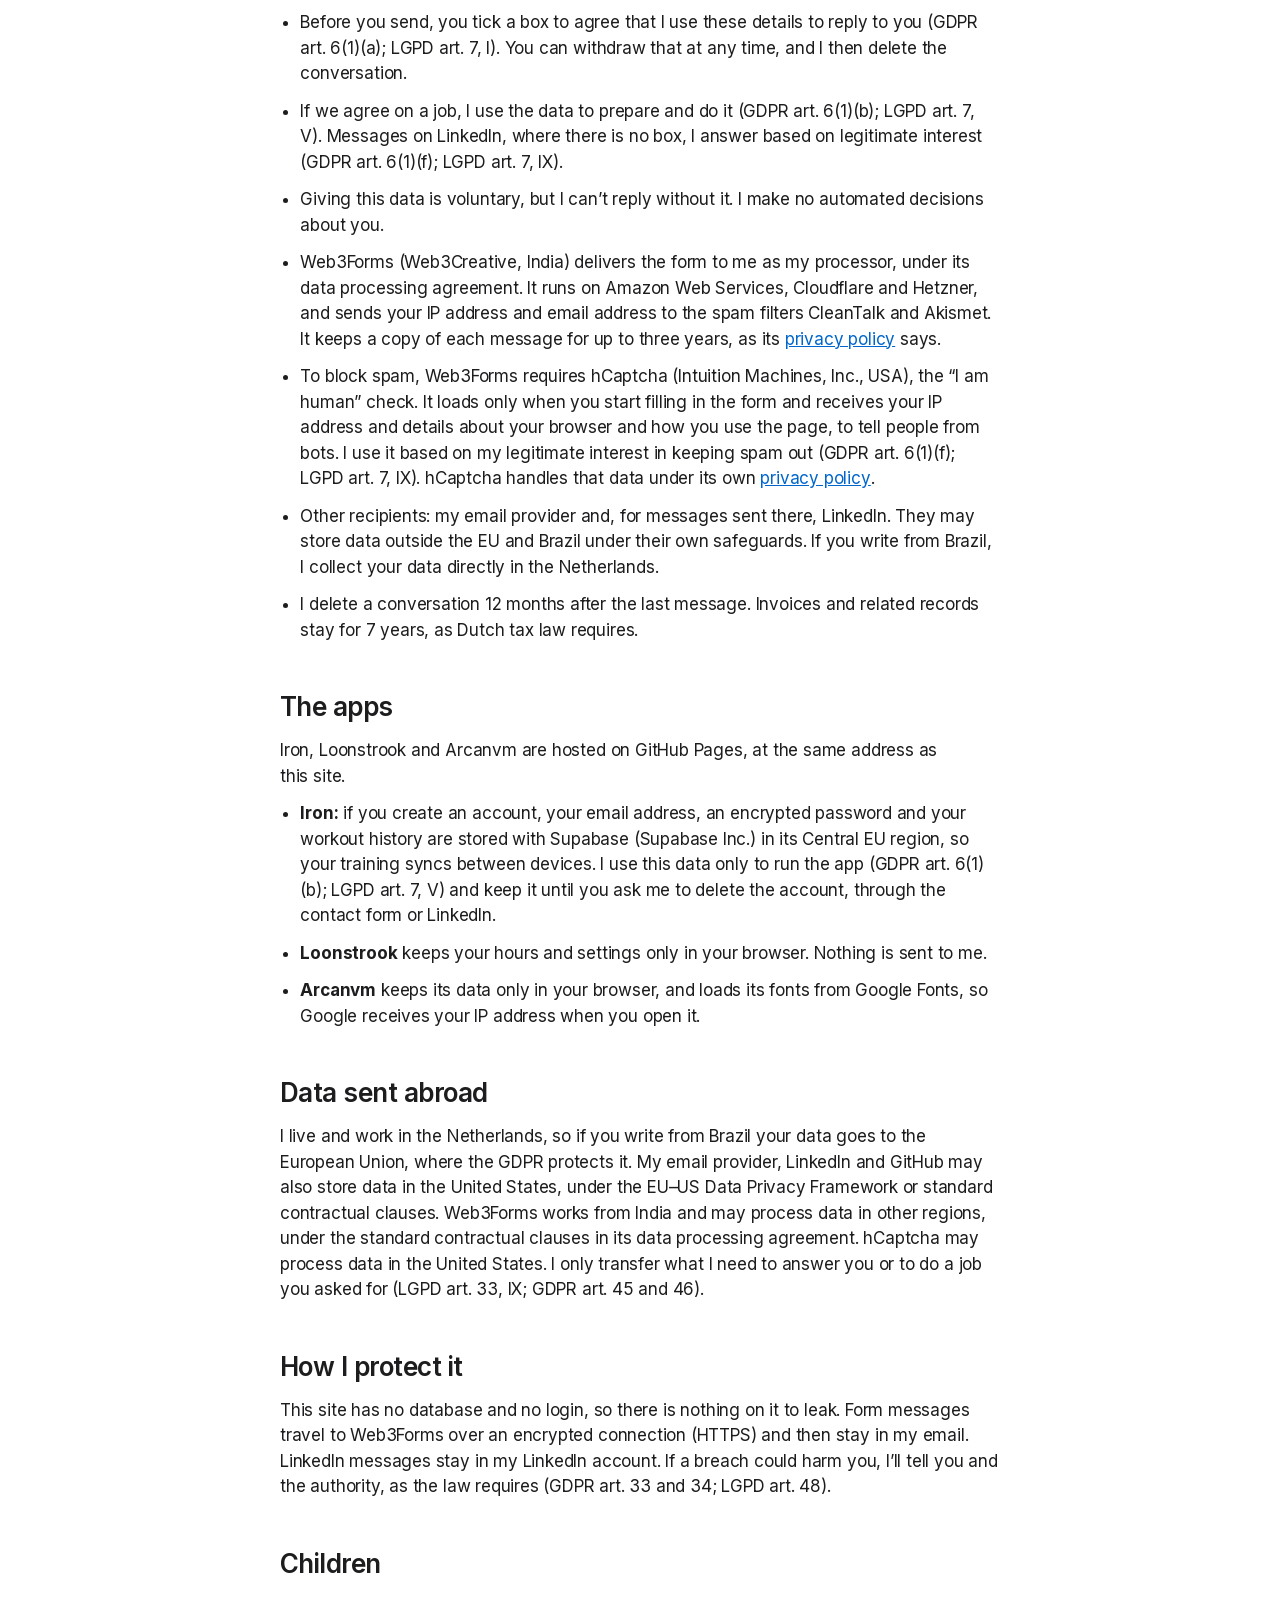
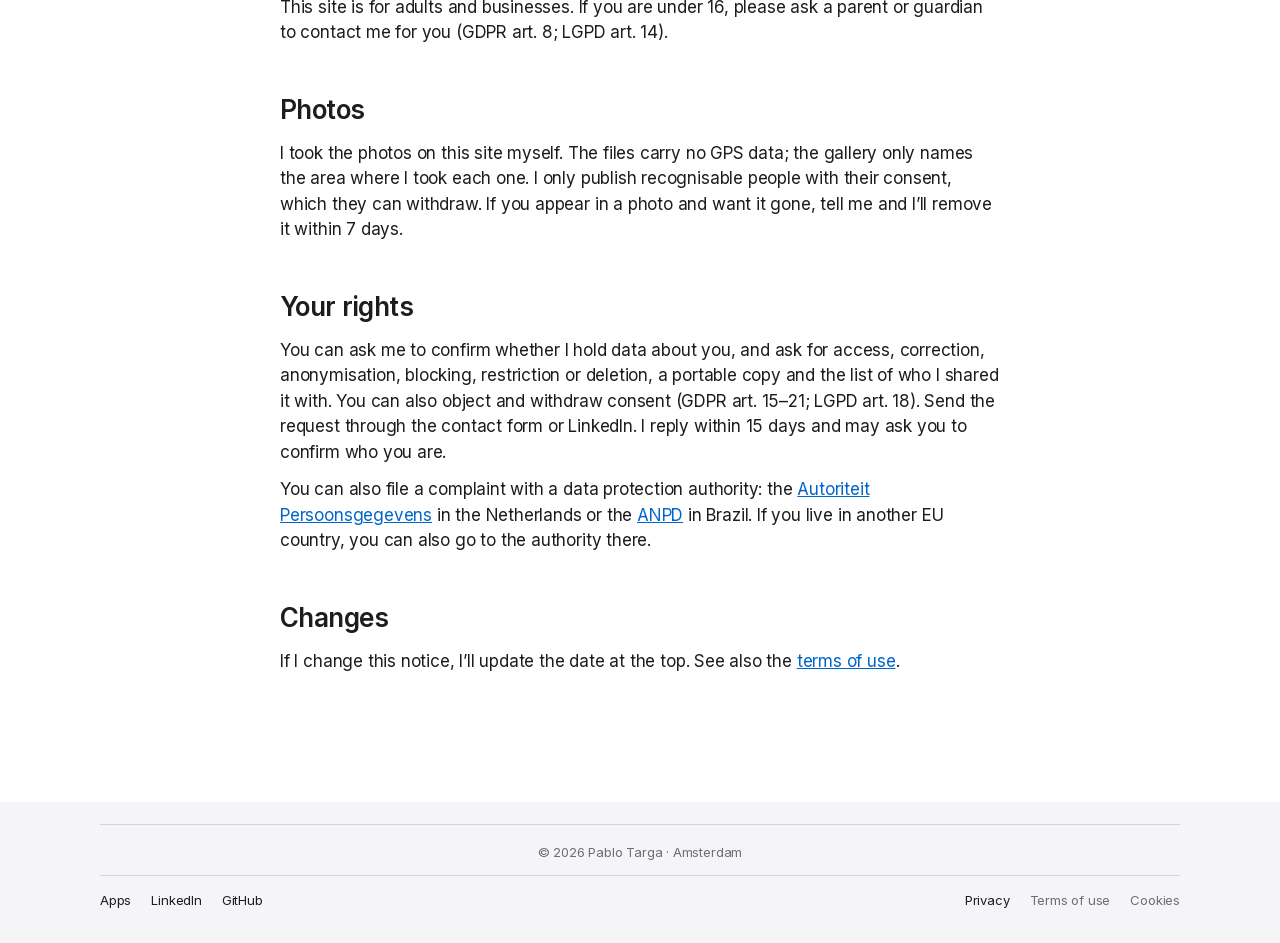
<file: privacy.html>
<!doctype html>
<!-- PÁGINA DE PRIVACIDADE (privacy.html), exigida pela LGPD e pelo GDPR.
     REGRAS PARA EDITAR
     - Todo texto aparece 3 vezes: <span class="en">, <span class="pt"> e <span class="es">. Mude os três.
     - Textos dentro de atributos usam data-en / data-pt / data-es (ex.: descrição de imagem).
     - Não use style="..." nem <script> com código aqui: a segurança do site (CSP) bloqueia.
     - Guia completo: PORTFOLIO/COMO EDITAR O SITE.md (fora desta pasta, não vai para a internet). -->
<html lang="en">
<head>
<meta charset="utf-8">
<meta name="viewport" content="width=device-width, initial-scale=1">
<!-- SEGURANÇA (CSP): diz ao navegador o que o site pode carregar. Bloqueia scripts, estilos e
     imagens de outros sites. Não mexa sem saber o que está fazendo. -->
<meta http-equiv="Content-Security-Policy" content="default-src 'none'; script-src 'self'; style-src 'self'; img-src 'self' data:; media-src 'self'; font-src 'self'; connect-src 'none'; form-action 'none'; base-uri 'none'; object-src 'none'; require-trusted-types-for 'script'; trusted-types 'none'; upgrade-insecure-requests">
<meta name="referrer" content="strict-origin-when-cross-origin">
<!-- Título da aba e descrição para o Google, em inglês. As versões em PT e ES ficam no <body>,
     em data-title-pt / data-title-es e data-desc-pt / data-desc-es. -->
<title>Privacy · Pablo Targa</title>
<meta name="description" content="How this site handles your data under the GDPR and the Brazilian LGPD.">
<meta name="theme-color" content="#071530">
<meta name="color-scheme" content="light">
<link rel="canonical" href="https://pablomtarga.github.io/privacy.html">
<!-- Prévia que aparece quando alguém compartilha o link (LinkedIn, WhatsApp). Imagem: assets/og-image.jpg -->
<meta property="og:type" content="website">
<meta property="og:site_name" content="Pablo Targa">
<meta property="og:locale" content="en_GB">
<meta property="og:locale:alternate" content="pt_BR">
<meta property="og:locale:alternate" content="es_ES">
<meta property="og:title" content="Privacy · Pablo Targa">
<meta property="og:description" content="How this site handles your data under the GDPR and the LGPD.">
<meta property="og:url" content="https://pablomtarga.github.io/privacy.html">
<meta property="og:image" content="https://pablomtarga.github.io/assets/og-image.jpg">
<meta property="og:image:width" content="1200">
<meta property="og:image:height" content="630">
<meta property="og:image:alt" content="Pablo Targa · IT support in Amsterdam">
<meta name="twitter:card" content="summary_large_image">
<meta name="twitter:image" content="https://pablomtarga.github.io/assets/og-image.jpg">
<link rel="me" href="https://www.linkedin.com/in/pablomtarga">
<link rel="me" href="https://github.com/pablomtarga">
<link rel="icon" href="assets/favicon.svg?v=2" type="image/svg+xml">
<link rel="apple-touch-icon" href="assets/apple-touch-icon.png">
<!-- Estilo (site.css) e comportamento (boot.js e site.js). O ?v=N obriga o navegador a baixar a
     versão nova: suba o N em TODAS as páginas quando mudar um desses arquivos
     (ou rode FERRAMENTAS/nova-versao.py). -->
<link rel="stylesheet" href="assets/css/site.css?v=33">
<script src="assets/js/boot.js?v=33"></script>
<script src="assets/js/site.js?v=33" defer></script>
</head>
<body data-title-en="Privacy · Pablo Targa" data-title-pt="Privacidade · Pablo Targa" data-desc-en="How this site handles your data under the GDPR and the Brazilian LGPD." data-desc-pt="Como este site trata os seus dados segundo o GDPR e a LGPD." data-title-es="Privacidad · Pablo Targa" data-desc-es="Cómo trata este sitio tus datos según el RGPD y la LGPD brasileña.">
<a class="skip" href="#main"><span class="en">Skip to content</span><span class="pt">Pular para o conteúdo</span><span class="es">Saltar al contenido</span></a>


<!-- ===== BARRA DO TOPO ===== igual em todas as páginas: mudou aqui, mude nas outras também.
     Os links levam às seções da página inicial pelo id (ex.: #services). -->
<header class="nav">
  <div class="nav__in">
    <a class="brand" href="index.html" aria-label="PT Solutions · Pablo Targa"><svg class="brand__mark" viewBox="0 0 64 64" aria-hidden="true"><rect width="64" height="64" rx="14" fill="#071530"/><rect x="1" y="1" width="62" height="62" rx="13" fill="none" stroke="#ffffff" stroke-opacity="0.16" stroke-width="2"/><text x="32" y="42" text-anchor="middle" font-family="-apple-system, BlinkMacSystemFont, Helvetica, Arial, sans-serif" font-size="26" font-weight="700" fill="#4ea3ff">PT</text></svg><span class="brand__text"><span class="brand__name">PT Solutions</span><span class="brand__by">Pablo Targa</span></span></a>
    <nav class="nav__links" aria-label="Sections" data-attr="aria-label" data-en="Sections" data-pt="Seções" data-es="Secciones">
      <a class="nav__link" href="index.html#services"><span class="en">Services</span><span class="pt">Serviços</span><span class="es">Servicios</span></a>
      <a class="nav__link" href="index.html#experience"><span class="en">Experience</span><span class="pt">Experiência</span><span class="es">Experiencia</span></a>
      <a class="nav__link" href="index.html#apps">Apps</a>
      <a class="nav__link" href="index.html#photos"><span class="en">Photos</span><span class="pt">Fotos</span><span class="es">Fotos</span></a>
    </nav>
    <div class="nav__end">
      <div class="lang" role="group" aria-label="Language" data-attr="aria-label" data-en="Language" data-pt="Idioma" data-es="Idioma">
        <button type="button" data-lang="en" aria-pressed="true" lang="en" aria-label="EN, English">EN</button>
        <button type="button" data-lang="pt" aria-pressed="false" lang="pt-BR" aria-label="Português"><svg class="flag" viewBox="0 0 20 14" preserveAspectRatio="none" aria-hidden="true"><rect width="20" height="14" fill="#009c3b"/><path d="M10 1.6 18.3 7 10 12.4 1.7 7z" fill="#ffdf00"/><circle cx="10" cy="7" r="3.4" fill="#002776"/><path d="M6.75 6.3a8 8 0 0 1 6.55 2" fill="none" stroke="#fff" stroke-width=".75"/></svg></button>
        <button type="button" data-lang="es" aria-pressed="false" lang="es" aria-label="Español"><svg class="flag" viewBox="0 0 30 20" preserveAspectRatio="none" aria-hidden="true"><rect width="30" height="20" fill="#c60b1e"/><rect y="5" width="30" height="10" fill="#ffc400"/></svg></button>
      </div>
      <a class="btn btn--sm" href="index.html#contact"><span class="en">Contact me</span><span class="pt">Fale comigo</span><span class="es">Contáctame</span></a>
      <button class="menu-btn" type="button" aria-expanded="false" aria-controls="menu" aria-label="Menu"><span></span><span></span></button>
    </div>
  </div>
</header>
<!-- Menu de tela cheia do celular (abre no botão ≡) -->
<nav class="menu" id="menu" aria-label="Menu" hidden>
  <ul class="menu__main">
    <li><a href="index.html#services"><span class="en">Services</span><span class="pt">Serviços</span><span class="es">Servicios</span></a></li>
    <li><a href="index.html#experience"><span class="en">Experience</span><span class="pt">Experiência</span><span class="es">Experiencia</span></a></li>
    <li><a href="index.html#apps">Apps</a></li>
    <li><a href="index.html#photos"><span class="en">Photos</span><span class="pt">Fotos</span><span class="es">Fotos</span></a></li>
  </ul>
  <a class="btn" href="index.html#contact"><span class="en">Contact me</span><span class="pt">Fale comigo</span><span class="es">Contáctame</span></a>
  <ul class="menu__more">
    <li><a href="https://www.linkedin.com/in/pablomtarga" target="_blank" rel="noopener noreferrer">LinkedIn</a></li>
  </ul>
</nav>

<main id="main">

<!-- Cabeçalho azul com o título da página -->
<section class="page-head dark">
  <div class="wrap">
  <h1 class="rise"><span class="en">Privacy</span><span class="pt">Privacidade</span><span class="es">Privacidad</span></h1>
  <p class="rise d1"><span class="en">What this site does with your data, under the GDPR (AVG in the Netherlands) and the Brazilian LGPD.</span><span class="pt">O que este site faz com os seus dados, segundo o GDPR (AVG, na Holanda) e a LGPD brasileira.</span><span class="es">Qué hace este sitio con tus datos, según el RGPD (AVG en los Países Bajos) y la LGPD brasileña.</span></p>
  </div>
</section>

<!-- Texto da página, em EN, PT e ES. Mudou alguma regra? Atualize a data "Last updated"
     no começo, nos três idiomas. -->
<section class="section">
  <article class="doc">
    <p class="updated"><span class="en">Last updated: 6 November 2026</span><span class="pt">Atualizado em 6 de novembro de 2026</span><span class="es">Última actualización: 6 de noviembre de 2026</span></p>

    <h2><span class="en">Who is responsible</span><span class="pt">Quem é o responsável</span><span class="es">Quién es el responsable</span></h2>
    <p><span class="en">This is my site. I’m Pablo Targa, I live in Amsterdam, the Netherlands, and I am the controller of any personal data handled here. This notice also covers the apps I link to from the Apps page (see “The apps” below). You can reach me through the contact form on the home page or on LinkedIn, and those are also the channels for privacy requests. As an individual and a small processing agent I have no data protection officer or encarregado (GDPR art. 37; LGPD art. 41; ANPD Resolution 2/2022, art. 11).</span><span class="pt">Este site é meu. Sou o Pablo Targa, moro em Amsterdam, na Holanda, e sou o controlador de qualquer dado pessoal tratado aqui. Este aviso também cobre os apps que eu linko na página de Apps (veja “Os apps” abaixo). Você fala comigo pelo formulário de contato da página inicial ou pelo LinkedIn, e esses também são os canais para pedidos de privacidade. Como pessoa física e agente de pequeno porte, não tenho encarregado nem DPO (GDPR art. 37; LGPD art. 41; Resolução CD/ANPD nº 2/2022, art. 11).</span><span class="es">Este es mi sitio. Soy Pablo Targa, vivo en Ámsterdam, Países Bajos, y soy el responsable de cualquier dato personal que se trate aquí. Este aviso también cubre las apps que enlazo en la página de Apps (consulta “Las apps” más abajo). Puedes contactarme por el formulario de contacto de la página de inicio o por LinkedIn, que son también los canales para las solicitudes de privacidad. Como particular y agente de tratamiento pequeño, no tengo delegado de protección de datos ni encarregado (RGPD art. 37; LGPD art. 41; Resolución ANPD 2/2022, art. 11).</span></p>

    <h2><span class="en">What this site does not do</span><span class="pt">O que este site não faz</span><span class="es">Lo que este sitio no hace</span></h2>
    <p><span class="en">It sets no cookies and runs no analytics, ads or tracking pixels. There is no account to create. I don’t sell your data, and I only share it with the providers named below.</span><span class="pt">Este site não usa cookies nem roda analytics, anúncios ou pixels de rastreamento. Não há cadastro. Não vendo seus dados e só os compartilho com os provedores citados abaixo.</span><span class="es">No usa cookies ni ejecuta analítica, anuncios ni píxeles de seguimiento. No hay cuenta que crear. No vendo tus datos y solo los comparto con los proveedores que se indican abajo.</span></p>

    <h2><span class="en">What your browser keeps</span><span class="pt">O que fica no seu navegador</span><span class="es">Lo que guarda tu navegador</span></h2>
    <p><span class="en">If you pick EN, PT or ES, or open a link with the language in it, your browser stores <code>ptp:lang</code> to remember it. It says nothing about you and never reaches me. It is strictly necessary for that feature (Telecommunicatiewet art. 11.7a(3)(b)), so I don’t ask for consent. To delete it, clear this site’s data in your browser settings. The <a href="cookies.html">cookie policy</a> has the details.</span><span class="pt">Se você escolher EN, PT ou ES, ou abrir um link com o idioma, o navegador guarda <code>ptp:lang</code> para lembrar a escolha. A chave não diz nada sobre você e nunca chega a mim. Ela é estritamente necessária para essa função (Telecommunicatiewet art. 11.7a(3)(b)), por isso não peço consentimento. Para apagar, limpe os dados deste site nas configurações do navegador. A <a href="cookies.html">política de cookies</a> tem os detalhes.</span><span class="es">Si eliges EN, PT o ES, o abres un enlace con el idioma, tu navegador guarda <code>ptp:lang</code> para recordarlo. No dice nada sobre ti y nunca me llega. Es estrictamente necesario para esa función (Telecommunicatiewet art. 11.7a(3)(b)), por eso no pido consentimiento. Para borrarlo, elimina los datos de este sitio en los ajustes de tu navegador. La <a href="cookies.html">política de cookies</a> tiene los detalles.</span></p>

    <h2>GitHub</h2>
    <p><span class="en">GitHub Pages (GitHub, Inc., USA) hosts this site and receives your IP address and browser details when you open a page. GitHub handles that data as an independent controller under its own <a href="https://docs.github.com/en/site-policy/privacy-policies/github-general-privacy-statement" target="_blank" rel="noopener noreferrer">privacy statement</a>, and says it protects transfers with the EU–US Data Privacy Framework and standard contractual clauses. I use the service based on my legitimate interest in publishing this site securely (GDPR art. 6(1)(f); LGPD art. 7, IX).</span><span class="pt">O GitHub Pages (GitHub, Inc., EUA) hospeda este site e recebe seu IP e dados do navegador quando você abre uma página. O GitHub trata esses dados como controlador independente, segundo a própria <a href="https://docs.github.com/en/site-policy/privacy-policies/github-general-privacy-statement" target="_blank" rel="noopener noreferrer">declaração de privacidade</a>, e afirma proteger as transferências pelo Data Privacy Framework entre UE e EUA e por cláusulas contratuais padrão. Uso o serviço com base no meu legítimo interesse em publicar o site com segurança (GDPR art. 6(1)(f); LGPD art. 7º, IX).</span><span class="es">GitHub Pages (GitHub, Inc., EE. UU.) aloja este sitio y recibe tu dirección IP y los datos de tu navegador cuando abres una página. GitHub trata esos datos como responsable independiente según su propia <a href="https://docs.github.com/en/site-policy/privacy-policies/github-general-privacy-statement" target="_blank" rel="noopener noreferrer">declaración de privacidad</a>, y afirma proteger las transferencias con el Marco de Privacidad de Datos UE–EE. UU. y cláusulas contractuales tipo. Uso el servicio por mi interés legítimo en publicar este sitio de forma segura (RGPD art. 6(1)(f); LGPD art. 7, IX).</span></p>

    <h2><span class="en">When you contact me</span><span class="pt">Quando você entra em contato</span><span class="es">Cuando me contactas</span></h2>
    <p><span class="en">When you press Send, the contact form sends your name, your email address, the topic, your message and the language you were reading the site in to Web3Forms, a form service that emails them to me. Your message doesn’t leave your browser before that, and the form asks for nothing else. Your email address becomes the reply address, so my answer goes straight to you.</span><span class="pt">Quando você aperta Enviar, o formulário de contato manda seu nome, seu e-mail, o assunto, sua mensagem e o idioma em que você lia o site para o Web3Forms, um serviço de formulários que repassa tudo para o meu e-mail. Antes disso sua mensagem não sai do navegador, e o formulário não pede mais nada. Seu e-mail vira o endereço de resposta, então a minha resposta vai direto para você.</span><span class="es">Cuando pulsas Enviar, el formulario de contacto envía tu nombre, tu correo, el asunto, tu mensaje y el idioma en el que leías el sitio a Web3Forms, un servicio de formularios que me los reenvía por correo. Antes de eso tu mensaje no sale de tu navegador, y el formulario no pide nada más. Tu correo pasa a ser la dirección de respuesta, así que mi respuesta te llega directamente.</span></p>
    <ul>
      <li><span class="en">Before you send, you tick a box to agree that I use these details to reply to you (GDPR art. 6(1)(a); LGPD art. 7, I). You can withdraw that at any time, and I then delete the conversation.</span><span class="pt">Antes de enviar, você marca uma caixa concordando que eu use esses dados para te responder (GDPR art. 6(1)(a); LGPD art. 7º, I). Você pode revogar isso quando quiser, e aí eu apago a conversa.</span><span class="es">Antes de enviar, marcas una casilla para aceptar que use estos datos para responderte (RGPD art. 6(1)(a); LGPD art. 7, I). Puedes retirar ese consentimiento cuando quieras, y entonces borro la conversación.</span></li>
      <li><span class="en">If we agree on a job, I use the data to prepare and do it (GDPR art. 6(1)(b); LGPD art. 7, V). Messages on LinkedIn, where there is no box, I answer based on legitimate interest (GDPR art. 6(1)(f); LGPD art. 7, IX).</span><span class="pt">Se combinarmos um serviço, uso os dados para preparar e fazer o serviço (GDPR art. 6(1)(b); LGPD art. 7º, V). Mensagens pelo LinkedIn, onde não há caixa, respondo com base no legítimo interesse (GDPR art. 6(1)(f); LGPD art. 7º, IX).</span><span class="es">Si acordamos un trabajo, uso los datos para prepararlo y hacerlo (RGPD art. 6(1)(b); LGPD art. 7, V). Los mensajes de LinkedIn, donde no hay casilla, los respondo por interés legítimo (RGPD art. 6(1)(f); LGPD art. 7, IX).</span></li>
      <li><span class="en">Giving this data is voluntary, but I can’t reply without it. I make no automated decisions about you.</span><span class="pt">Informar esses dados é voluntário, mas sem eles não consigo responder. Não tomo decisões automatizadas sobre você.</span><span class="es">Dar estos datos es voluntario, pero sin ellos no puedo responderte. No tomo decisiones automatizadas sobre ti.</span></li>
      <li><span class="en">Web3Forms (Web3Creative, India) delivers the form to me as my processor, under its data processing agreement. It runs on Amazon Web Services, Cloudflare and Hetzner, and sends your IP address and email address to the spam filters CleanTalk and Akismet. It keeps a copy of each message for up to three years, as its <a href="https://web3forms.com/privacy" target="_blank" rel="noopener noreferrer">privacy policy</a> says.</span><span class="pt">O Web3Forms (Web3Creative, Índia) entrega o formulário para mim como meu operador, segundo o acordo de tratamento de dados dele. Ele roda na Amazon Web Services, na Cloudflare e na Hetzner, e manda seu IP e seu e-mail para os filtros de spam CleanTalk e Akismet. Ele guarda uma cópia de cada mensagem por até três anos, como diz a <a href="https://web3forms.com/privacy" target="_blank" rel="noopener noreferrer">política de privacidade</a> dele.</span><span class="es">Web3Forms (Web3Creative, India) me entrega el formulario como encargado del tratamiento, según su acuerdo de tratamiento de datos. Funciona sobre Amazon Web Services, Cloudflare y Hetzner, y envía tu dirección IP y tu correo a los filtros de spam CleanTalk y Akismet. Guarda una copia de cada mensaje hasta tres años, como indica su <a href="https://web3forms.com/privacy" target="_blank" rel="noopener noreferrer">política de privacidad</a>.</span></li>
      <li><span class="en">To block spam, Web3Forms requires hCaptcha (Intuition Machines, Inc., USA), the “I am human” check. It loads only when you start filling in the form and receives your IP address and details about your browser and how you use the page, to tell people from bots. I use it based on my legitimate interest in keeping spam out (GDPR art. 6(1)(f); LGPD art. 7, IX). hCaptcha handles that data under its own <a href="https://www.hcaptcha.com/privacy" target="_blank" rel="noopener noreferrer">privacy policy</a>.</span><span class="pt">Para barrar spam, o Web3Forms exige o hCaptcha (Intuition Machines, Inc., EUA), a verificação “Sou humano”. Ele só carrega quando você começa a preencher o formulário e recebe seu IP e dados sobre o seu navegador e sobre como você usa a página, para separar pessoas de robôs. Uso o hCaptcha com base no meu legítimo interesse em barrar spam (GDPR art. 6(1)(f); LGPD art. 7º, IX). O hCaptcha trata esses dados segundo a própria <a href="https://www.hcaptcha.com/privacy" target="_blank" rel="noopener noreferrer">política de privacidade</a>.</span><span class="es">Para bloquear el spam, Web3Forms exige hCaptcha (Intuition Machines, Inc., EE. UU.), la verificación «Soy humano». Solo se carga cuando empiezas a rellenar el formulario y recibe tu dirección IP y datos sobre tu navegador y sobre cómo usas la página, para distinguir personas de bots. Lo uso por mi interés legítimo en bloquear el spam (RGPD art. 6(1)(f); LGPD art. 7, IX). hCaptcha trata esos datos según su propia <a href="https://www.hcaptcha.com/privacy" target="_blank" rel="noopener noreferrer">política de privacidad</a>.</span></li>
      <li><span class="en">Other recipients: my email provider and, for messages sent there, LinkedIn. They may store data outside the EU and Brazil under their own safeguards. If you write from Brazil, I collect your data directly in the Netherlands.</span><span class="pt">Outros destinatários: meu provedor de e-mail e, nas mensagens enviadas por lá, o LinkedIn. Eles podem guardar dados fora da UE e do Brasil, com salvaguardas próprias. Se você escreve do Brasil, coleto seus dados diretamente na Holanda.</span><span class="es">Otros destinatarios: mi proveedor de correo y, para los mensajes enviados allí, LinkedIn. Pueden guardar datos fuera de la UE y de Brasil con sus propias garantías. Si escribes desde Brasil, recojo tus datos directamente en los Países Bajos.</span></li>
      <li><span class="en">I delete a conversation 12 months after the last message. Invoices and related records stay for 7 years, as Dutch tax law requires.</span><span class="pt">Apago a conversa 12 meses após a última mensagem. Faturas e registros ligados a elas ficam guardados por 7 anos, como exige a lei fiscal holandesa.</span><span class="es">Borro una conversación 12 meses después del último mensaje. Las facturas y los registros relacionados se guardan 7 años, como exige la ley fiscal neerlandesa.</span></li>
    </ul>

    <h2><span class="en">The apps</span><span class="pt">Os apps</span><span class="es">Las apps</span></h2>
    <p><span class="en">Iron, Loonstrook and Arcanvm are hosted on GitHub Pages, at the same address as this site.</span><span class="pt">Iron, Loonstrook e Arcanvm ficam hospedados no GitHub Pages, no mesmo endereço deste site.</span><span class="es">Iron, Loonstrook y Arcanvm están alojadas en GitHub Pages, en la misma dirección que este sitio.</span></p>
    <ul>
      <li><span class="en"><strong>Iron:</strong> if you create an account, your email address, an encrypted password and your workout history are stored with Supabase (Supabase Inc.) in its Central EU region, so your training syncs between devices. I use this data only to run the app (GDPR art. 6(1)(b); LGPD art. 7, V) and keep it until you ask me to delete the account, through the contact form or LinkedIn.</span><span class="pt"><strong>Iron:</strong> se você criar uma conta, seu e-mail, uma senha criptografada e seu histórico de treinos ficam guardados no Supabase (Supabase Inc.), na região Central EU, para o treino sincronizar entre aparelhos. Uso esses dados só para o app funcionar (GDPR art. 6(1)(b); LGPD art. 7º, V) e guardo até você pedir para apagar a conta, pelo formulário de contato ou pelo LinkedIn.</span><span class="es"><strong>Iron:</strong> si creas una cuenta, tu correo, una contraseña cifrada y tu historial de entrenamientos se guardan en Supabase (Supabase Inc.), en su región Central EU, para que el entrenamiento se sincronice entre dispositivos. Uso estos datos solo para que la app funcione (RGPD art. 6(1)(b); LGPD art. 7, V) y los guardo hasta que me pidas borrar la cuenta, por el formulario de contacto o por LinkedIn.</span></li>
      <li><span class="en"><strong>Loonstrook</strong> keeps your hours and settings only in your browser. Nothing is sent to me.</span><span class="pt"><strong>Loonstrook</strong> guarda suas horas e ajustes só no seu navegador. Nada é enviado para mim.</span><span class="es"><strong>Loonstrook</strong> guarda tus horas y ajustes solo en tu navegador. No me envía nada.</span></li>
      <li><span class="en"><strong>Arcanvm</strong> keeps its data only in your browser, and loads its fonts from Google Fonts, so Google receives your IP address when you open it.</span><span class="pt"><strong>Arcanvm</strong> guarda os dados só no seu navegador e carrega as fontes do Google Fonts, então o Google recebe seu IP quando você abre o app.</span><span class="es"><strong>Arcanvm</strong> guarda sus datos solo en tu navegador y carga sus fuentes desde Google Fonts, así que Google recibe tu dirección IP cuando la abres.</span></li>
    </ul>

    <h2><span class="en">Data sent abroad</span><span class="pt">Transferência internacional</span><span class="es">Datos enviados al extranjero</span></h2>
    <p><span class="en">I live and work in the Netherlands, so if you write from Brazil your data goes to the European Union, where the GDPR protects it. My email provider, LinkedIn and GitHub may also store data in the United States, under the EU–US Data Privacy Framework or standard contractual clauses. Web3Forms works from India and may process data in other regions, under the standard contractual clauses in its data processing agreement. hCaptcha may process data in the United States. I only transfer what I need to answer you or to do a job you asked for (LGPD art. 33, IX; GDPR art. 45 and 46).</span><span class="pt">Moro e trabalho na Holanda, então se você escreve do Brasil seus dados vão para a União Europeia, onde o GDPR os protege. Meu provedor de e-mail, o LinkedIn e o GitHub também podem guardar dados nos Estados Unidos, com base no Data Privacy Framework entre UE e EUA ou em cláusulas contratuais padrão. O Web3Forms trabalha a partir da Índia e pode tratar dados em outras regiões, com base nas cláusulas contratuais padrão do acordo de tratamento de dados dele. O hCaptcha pode tratar dados nos Estados Unidos. Só transfiro o necessário para te responder ou fazer um serviço que você pediu (LGPD art. 33, IX; GDPR art. 45 e 46).</span><span class="es">Vivo y trabajo en los Países Bajos, así que si escribes desde Brasil tus datos van a la Unión Europea, donde los protege el RGPD. Mi proveedor de correo, LinkedIn y GitHub también pueden guardar datos en Estados Unidos, con el Marco de Privacidad de Datos UE–EE. UU. o cláusulas contractuales tipo. Web3Forms opera desde India y puede tratar datos en otras regiones, con las cláusulas contractuales tipo de su acuerdo de tratamiento de datos. hCaptcha puede tratar datos en Estados Unidos. Solo transfiero lo necesario para responderte o hacer un trabajo que me pediste (LGPD art. 33, IX; RGPD art. 45 y 46).</span></p>

    <h2><span class="en">How I protect it</span><span class="pt">Como protejo os dados</span><span class="es">Cómo los protejo</span></h2>
    <p><span class="en">This site has no database and no login, so there is nothing on it to leak. Form messages travel to Web3Forms over an encrypted connection (HTTPS) and then stay in my email. LinkedIn messages stay in my LinkedIn account. If a breach could harm you, I’ll tell you and the authority, as the law requires (GDPR art. 33 and 34; LGPD art. 48).</span><span class="pt">Este site não tem banco de dados nem login, então não há nada nele para vazar. As mensagens do formulário vão para o Web3Forms por conexão criptografada (HTTPS) e depois ficam no meu e-mail. As do LinkedIn ficam na minha conta do LinkedIn. Se um incidente puder te prejudicar, aviso você e a autoridade, como a lei exige (GDPR art. 33 e 34; LGPD art. 48).</span><span class="es">Este sitio no tiene base de datos ni inicio de sesión, así que no hay nada en él que pueda filtrarse. Los mensajes del formulario viajan a Web3Forms por una conexión cifrada (HTTPS) y después se quedan en mi correo. Los de LinkedIn se quedan en mi cuenta de LinkedIn. Si una brecha pudiera perjudicarte, te avisaré a ti y a la autoridad, como exige la ley (RGPD art. 33 y 34; LGPD art. 48).</span></p>

    <h2><span class="en">Children</span><span class="pt">Crianças e adolescentes</span><span class="es">Menores</span></h2>
    <p><span class="en">This site is for adults and businesses. If you are under 16, please ask a parent or guardian to contact me for you (GDPR art. 8; LGPD art. 14).</span><span class="pt">Este site é para adultos e empresas. Se você tem menos de 16 anos, peça a um responsável que entre em contato por você (GDPR art. 8; LGPD art. 14).</span><span class="es">Este sitio es para adultos y empresas. Si tienes menos de 16 años, pide a tu madre, padre o tutor que me contacte por ti (RGPD art. 8; LGPD art. 14).</span></p>

    <h2><span class="en">Photos</span><span class="pt">Fotos</span><span class="es">Fotos</span></h2>
    <p><span class="en">I took the photos on this site myself. The files carry no GPS data; the gallery only names the area where I took each one. I only publish recognisable people with their consent, which they can withdraw. If you appear in a photo and want it gone, tell me and I’ll remove it within 7 days.</span><span class="pt">Eu mesmo tirei as fotos deste site. Os arquivos não têm dados de GPS; a galeria só cita a região onde tirei cada uma. Só publico pessoas reconhecíveis com consentimento, que pode ser revogado. Se você aparece em alguma foto e quer que ela saia, me avise e eu removo em até 7 dias.</span><span class="es">Hice yo mismo las fotos de este sitio. Los archivos no llevan datos de GPS; la galería solo indica la zona donde hice cada una. Solo publico personas reconocibles con su consentimiento, que pueden retirar. Si apareces en una foto y quieres que la quite, dímelo y la retiraré en un plazo de 7 días.</span></p>

    <h2><span class="en">Your rights</span><span class="pt">Seus direitos</span><span class="es">Tus derechos</span></h2>
    <p><span class="en">You can ask me to confirm whether I hold data about you, and ask for access, correction, anonymisation, blocking, restriction or deletion, a portable copy and the list of who I shared it with. You can also object and withdraw consent (GDPR art. 15–21; LGPD art. 18). Send the request through the contact form or LinkedIn. I reply within 15 days and may ask you to confirm who you are.</span><span class="pt">Você pode pedir confirmação de que tenho dados seus, acesso, correção, anonimização, bloqueio, limitação ou eliminação, uma cópia portável e a lista de com quem compartilhei. Também pode se opor e revogar o consentimento (GDPR art. 15 a 21; LGPD art. 18). Mande o pedido pelo formulário de contato ou pelo LinkedIn. Respondo em até 15 dias e posso pedir que você confirme sua identidade.</span><span class="es">Puedes pedirme que confirme si tengo datos tuyos y solicitar acceso, rectificación, anonimización, bloqueo, limitación o supresión, una copia portable y la lista de con quién los compartí. También puedes oponerte y retirar tu consentimiento (RGPD art. 15–21; LGPD art. 18). Envía la solicitud por el formulario de contacto o por LinkedIn. Respondo en un plazo de 15 días y puedo pedirte que confirmes tu identidad.</span></p>
    <p><span class="en">You can also file a complaint with a data protection authority: the <a href="https://autoriteitpersoonsgegevens.nl" target="_blank" rel="noopener noreferrer">Autoriteit Persoonsgegevens</a> in the Netherlands or the <a href="https://www.gov.br/anpd" target="_blank" rel="noopener noreferrer">ANPD</a> in Brazil. If you live in another EU country, you can also go to the authority there.</span><span class="pt">Você também pode registrar uma reclamação numa autoridade de proteção de dados: a <a href="https://autoriteitpersoonsgegevens.nl" target="_blank" rel="noopener noreferrer">Autoriteit Persoonsgegevens</a>, na Holanda, ou a <a href="https://www.gov.br/anpd" target="_blank" rel="noopener noreferrer">ANPD</a>, no Brasil. Se você mora em outro país da UE, também pode procurar a autoridade de lá.</span><span class="es">También puedes presentar una reclamación ante una autoridad de protección de datos: la <a href="https://autoriteitpersoonsgegevens.nl" target="_blank" rel="noopener noreferrer">Autoriteit Persoonsgegevens</a> en los Países Bajos o la <a href="https://www.gov.br/anpd" target="_blank" rel="noopener noreferrer">ANPD</a> en Brasil. Si vives en otro país de la UE, también puedes acudir a la autoridad de allí, como la AEPD en España.</span></p>

    <h2><span class="en">Changes</span><span class="pt">Mudanças</span><span class="es">Cambios</span></h2>
    <p><span class="en">If I change this notice, I’ll update the date at the top. See also the <a href="terms.html">terms of use</a>.</span><span class="pt">Se eu mudar este aviso, atualizo a data no topo. Veja também os <a href="terms.html">termos de uso</a>.</span><span class="es">Si cambio este aviso, actualizaré la fecha de arriba. Consulta también los <a href="terms.html">términos de uso</a>.</span></p>
  </article>
</section>

</main>

<!-- ===== RODAPÉ ===== igual em todas as páginas -->
<footer class="footer">
  <div class="wrap">
    <p class="footer__copy">© 2026 Pablo Targa · Amsterdam</p>
    <div class="footer__row">
      <nav aria-label="Footer" data-attr="aria-label" data-en="Footer" data-pt="Rodapé" data-es="Pie de página">
        <a href="apps.html">Apps</a>
        <a href="https://www.linkedin.com/in/pablomtarga" target="_blank" rel="noopener noreferrer">LinkedIn</a>
        <a href="https://github.com/pablomtarga" target="_blank" rel="noopener noreferrer">GitHub</a>
      </nav>
      <nav class="footer__legal" aria-label="Legal" data-attr="aria-label" data-en="Legal" data-pt="Informações legais" data-es="Información legal">
        <a href="privacy.html" aria-current="page"><span class="en">Privacy</span><span class="pt">Privacidade</span><span class="es">Privacidad</span></a>
        <a href="terms.html"><span class="en">Terms of use</span><span class="pt">Termos de uso</span><span class="es">Términos de uso</span></a>
        <a href="cookies.html">Cookies</a>
      </nav>
    </div>
  </div>
</footer>
</body>
</html>
</file>
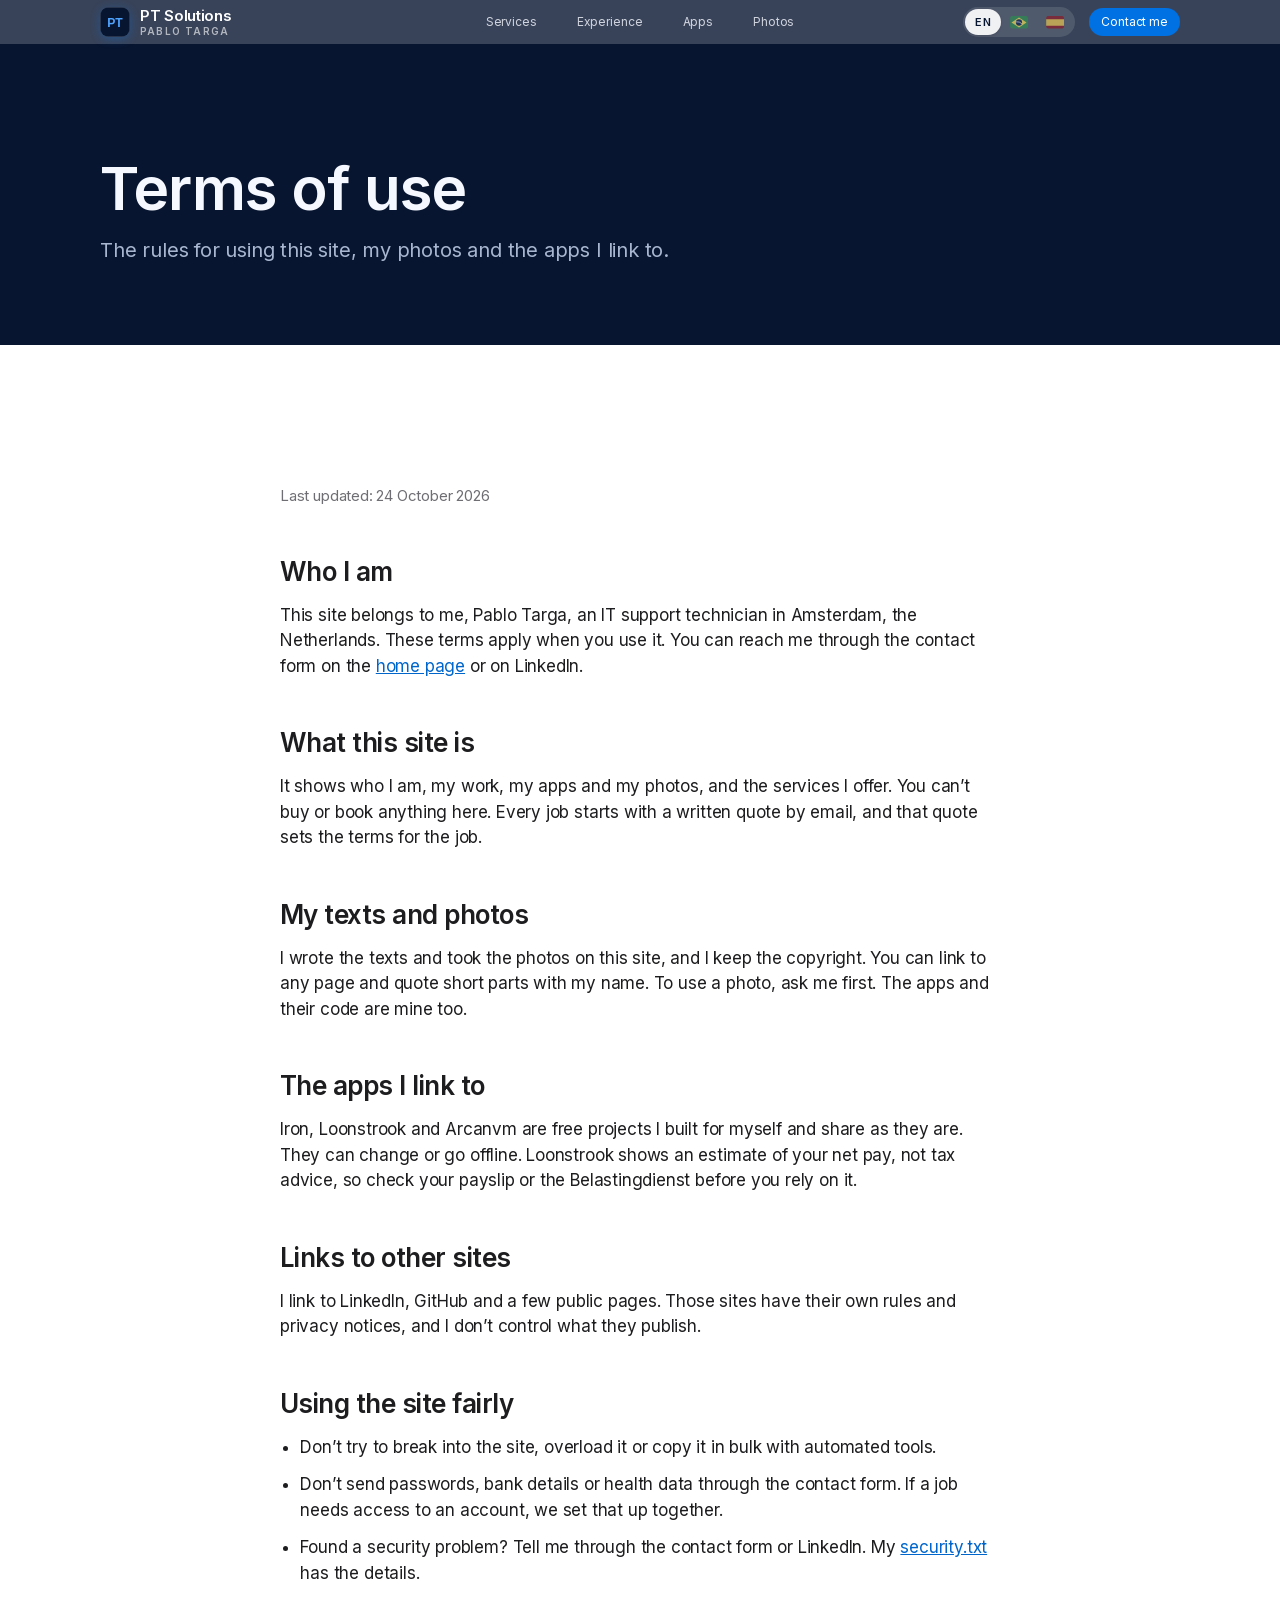
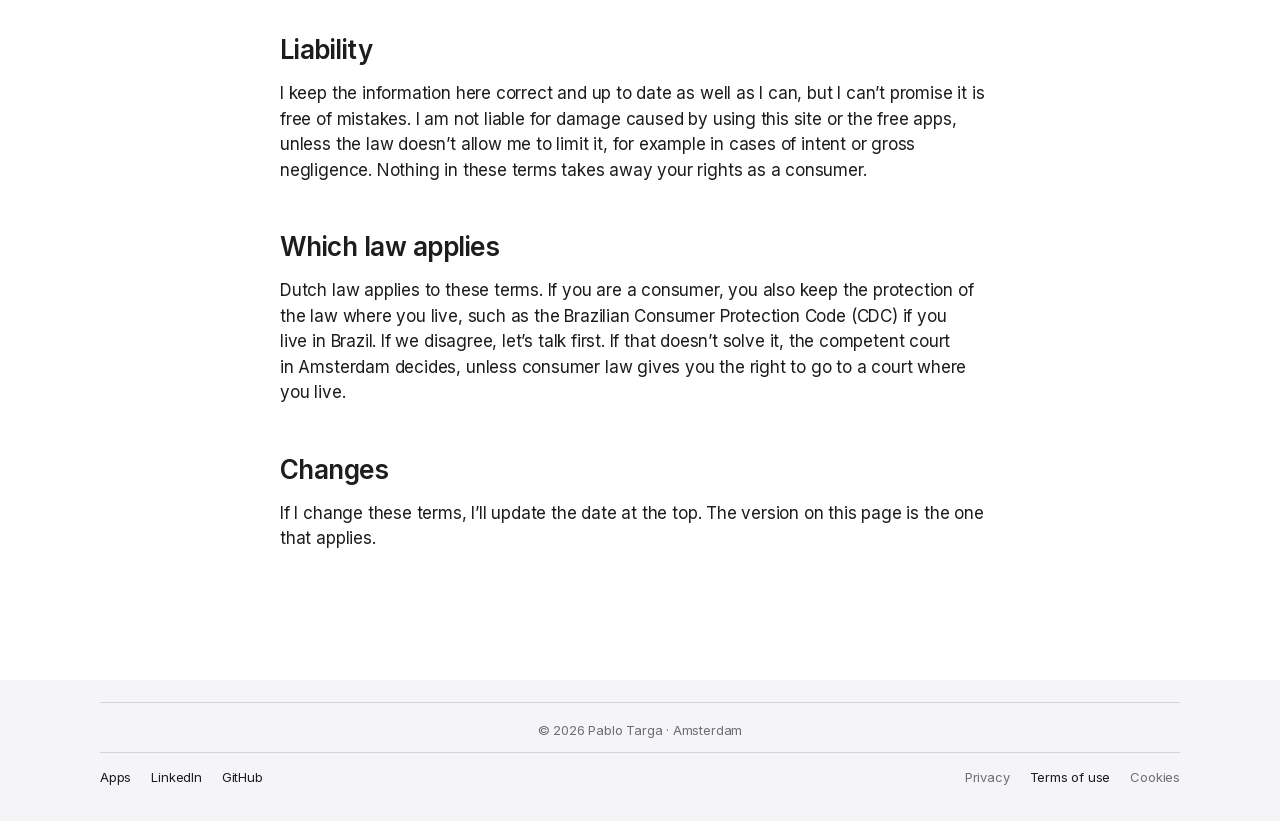
<file: terms.html>
<!doctype html>
<!-- PÁGINA DE TERMOS DE USO (terms.html).
     REGRAS PARA EDITAR
     - Todo texto aparece 3 vezes: <span class="en">, <span class="pt"> e <span class="es">. Mude os três.
     - Textos dentro de atributos usam data-en / data-pt / data-es (ex.: descrição de imagem).
     - Não use style="..." nem <script> com código aqui: a segurança do site (CSP) bloqueia.
     - Guia completo: PORTFOLIO/COMO EDITAR O SITE.md (fora desta pasta, não vai para a internet). -->
<html lang="en">
<head>
<meta charset="utf-8">
<meta name="viewport" content="width=device-width, initial-scale=1">
<!-- SEGURANÇA (CSP): diz ao navegador o que o site pode carregar. Bloqueia scripts, estilos e
     imagens de outros sites. Não mexa sem saber o que está fazendo. -->
<meta http-equiv="Content-Security-Policy" content="default-src 'none'; script-src 'self'; style-src 'self'; img-src 'self' data:; media-src 'self'; font-src 'self'; connect-src 'none'; form-action 'none'; base-uri 'none'; object-src 'none'; require-trusted-types-for 'script'; trusted-types 'none'; upgrade-insecure-requests">
<meta name="referrer" content="strict-origin-when-cross-origin">
<!-- Título da aba e descrição para o Google, em inglês. As versões em PT e ES ficam no <body>,
     em data-title-pt / data-title-es e data-desc-pt / data-desc-es. -->
<title>Terms of use · Pablo Targa</title>
<meta name="description" content="The rules for using Pablo Targa’s site, photos and apps.">
<meta name="theme-color" content="#071530">
<meta name="color-scheme" content="light">
<link rel="canonical" href="https://pablomtarga.github.io/terms.html">
<!-- Prévia que aparece quando alguém compartilha o link (LinkedIn, WhatsApp). Imagem: assets/og-image.jpg -->
<meta property="og:type" content="website">
<meta property="og:site_name" content="Pablo Targa">
<meta property="og:locale" content="en_GB">
<meta property="og:locale:alternate" content="pt_BR">
<meta property="og:locale:alternate" content="es_ES">
<meta property="og:title" content="Terms of use · Pablo Targa">
<meta property="og:description" content="The rules for using Pablo Targa’s site, photos and apps.">
<meta property="og:url" content="https://pablomtarga.github.io/terms.html">
<meta property="og:image" content="https://pablomtarga.github.io/assets/og-image.jpg">
<meta property="og:image:width" content="1200">
<meta property="og:image:height" content="630">
<meta property="og:image:alt" content="Pablo Targa · IT support in Amsterdam">
<meta name="twitter:card" content="summary_large_image">
<meta name="twitter:image" content="https://pablomtarga.github.io/assets/og-image.jpg">
<link rel="me" href="https://www.linkedin.com/in/pablomtarga">
<link rel="me" href="https://github.com/pablomtarga">
<link rel="icon" href="assets/favicon.svg?v=2" type="image/svg+xml">
<link rel="apple-touch-icon" href="assets/apple-touch-icon.png">
<!-- Estilo (site.css) e comportamento (boot.js e site.js). O ?v=N obriga o navegador a baixar a
     versão nova: suba o N em TODAS as páginas quando mudar um desses arquivos
     (ou rode FERRAMENTAS/nova-versao.py). -->
<link rel="stylesheet" href="assets/css/site.css?v=33">
<script src="assets/js/boot.js?v=33"></script>
<script src="assets/js/site.js?v=33" defer></script>
</head>
<body data-title-en="Terms of use · Pablo Targa" data-title-pt="Termos de uso · Pablo Targa" data-desc-en="The rules for using Pablo Targa’s site, photos and apps." data-desc-pt="As regras para usar o site, as fotos e os apps do Pablo Targa." data-title-es="Términos de uso · Pablo Targa" data-desc-es="Las reglas para usar el sitio, las fotos y las apps de Pablo Targa.">
<a class="skip" href="#main"><span class="en">Skip to content</span><span class="pt">Pular para o conteúdo</span><span class="es">Saltar al contenido</span></a>


<!-- ===== BARRA DO TOPO ===== igual em todas as páginas: mudou aqui, mude nas outras também.
     Os links levam às seções da página inicial pelo id (ex.: #services). -->
<header class="nav">
  <div class="nav__in">
    <a class="brand" href="index.html" aria-label="PT Solutions · Pablo Targa"><svg class="brand__mark" viewBox="0 0 64 64" aria-hidden="true"><rect width="64" height="64" rx="14" fill="#071530"/><rect x="1" y="1" width="62" height="62" rx="13" fill="none" stroke="#ffffff" stroke-opacity="0.16" stroke-width="2"/><text x="32" y="42" text-anchor="middle" font-family="-apple-system, BlinkMacSystemFont, Helvetica, Arial, sans-serif" font-size="26" font-weight="700" fill="#4ea3ff">PT</text></svg><span class="brand__text"><span class="brand__name">PT Solutions</span><span class="brand__by">Pablo Targa</span></span></a>
    <nav class="nav__links" aria-label="Sections" data-attr="aria-label" data-en="Sections" data-pt="Seções" data-es="Secciones">
      <a class="nav__link" href="index.html#services"><span class="en">Services</span><span class="pt">Serviços</span><span class="es">Servicios</span></a>
      <a class="nav__link" href="index.html#experience"><span class="en">Experience</span><span class="pt">Experiência</span><span class="es">Experiencia</span></a>
      <a class="nav__link" href="index.html#apps">Apps</a>
      <a class="nav__link" href="index.html#photos"><span class="en">Photos</span><span class="pt">Fotos</span><span class="es">Fotos</span></a>
    </nav>
    <div class="nav__end">
      <div class="lang" role="group" aria-label="Language" data-attr="aria-label" data-en="Language" data-pt="Idioma" data-es="Idioma">
        <button type="button" data-lang="en" aria-pressed="true" lang="en" aria-label="EN, English">EN</button>
        <button type="button" data-lang="pt" aria-pressed="false" lang="pt-BR" aria-label="Português"><svg class="flag" viewBox="0 0 20 14" preserveAspectRatio="none" aria-hidden="true"><rect width="20" height="14" fill="#009c3b"/><path d="M10 1.6 18.3 7 10 12.4 1.7 7z" fill="#ffdf00"/><circle cx="10" cy="7" r="3.4" fill="#002776"/><path d="M6.75 6.3a8 8 0 0 1 6.55 2" fill="none" stroke="#fff" stroke-width=".75"/></svg></button>
        <button type="button" data-lang="es" aria-pressed="false" lang="es" aria-label="Español"><svg class="flag" viewBox="0 0 30 20" preserveAspectRatio="none" aria-hidden="true"><rect width="30" height="20" fill="#c60b1e"/><rect y="5" width="30" height="10" fill="#ffc400"/></svg></button>
      </div>
      <a class="btn btn--sm" href="index.html#contact"><span class="en">Contact me</span><span class="pt">Fale comigo</span><span class="es">Contáctame</span></a>
      <button class="menu-btn" type="button" aria-expanded="false" aria-controls="menu" aria-label="Menu"><span></span><span></span></button>
    </div>
  </div>
</header>
<!-- Menu de tela cheia do celular (abre no botão ≡) -->
<nav class="menu" id="menu" aria-label="Menu" hidden>
  <ul class="menu__main">
    <li><a href="index.html#services"><span class="en">Services</span><span class="pt">Serviços</span><span class="es">Servicios</span></a></li>
    <li><a href="index.html#experience"><span class="en">Experience</span><span class="pt">Experiência</span><span class="es">Experiencia</span></a></li>
    <li><a href="index.html#apps">Apps</a></li>
    <li><a href="index.html#photos"><span class="en">Photos</span><span class="pt">Fotos</span><span class="es">Fotos</span></a></li>
  </ul>
  <a class="btn" href="index.html#contact"><span class="en">Contact me</span><span class="pt">Fale comigo</span><span class="es">Contáctame</span></a>
  <ul class="menu__more">
    <li><a href="https://www.linkedin.com/in/pablomtarga" target="_blank" rel="noopener noreferrer">LinkedIn</a></li>
  </ul>
</nav>

<main id="main">

<!-- Cabeçalho azul com o título da página -->
<section class="page-head dark">
  <div class="wrap">
  <h1 class="rise"><span class="en">Terms of use</span><span class="pt">Termos de uso</span><span class="es">Términos de uso</span></h1>
  <p class="rise d1"><span class="en">The rules for using this site, my photos and the apps I link to.</span><span class="pt">As regras para usar este site, minhas fotos e os apps que eu linko.</span><span class="es">Las reglas para usar este sitio, mis fotos y las apps que enlazo.</span></p>
  </div>
</section>

<!-- Texto da página, em EN, PT e ES. Mudou alguma regra? Atualize a data "Last updated"
     no começo, nos três idiomas. -->
<section class="section">
  <article class="doc">
    <p class="updated"><span class="en">Last updated: 24 October 2026</span><span class="pt">Atualizado em 24 de outubro de 2026</span><span class="es">Última actualización: 24 de octubre de 2026</span></p>
    <h2><span class="en">Who I am</span><span class="pt">Quem sou eu</span><span class="es">Quién soy</span></h2>
    <p><span class="en">This site belongs to me, Pablo Targa, an IT support technician in Amsterdam, the Netherlands. These terms apply when you use it. You can reach me through the contact form on the <a href="index.html#contact">home page</a> or on LinkedIn.</span><span class="pt">Este site é meu, Pablo Targa, técnico de suporte de TI em Amsterdam, na Holanda. Estes termos valem quando você usa o site. Você fala comigo pelo formulário de contato da <a href="index.html#contact">página inicial</a> ou pelo LinkedIn.</span><span class="es">Este sitio es mío, Pablo Targa, técnico de soporte de TI en Ámsterdam, Países Bajos. Estos términos se aplican cuando lo usas. Puedes contactarme por el formulario de contacto de la <a href="index.html#contact">página de inicio</a> o por LinkedIn.</span></p>
    <h2><span class="en">What this site is</span><span class="pt">O que este site é</span><span class="es">Qué es este sitio</span></h2>
    <p><span class="en">It shows who I am, my work, my apps and my photos, and the services I offer. You can’t buy or book anything here. Every job starts with a written quote by email, and that quote sets the terms for the job.</span><span class="pt">Ele mostra quem eu sou, meu trabalho, meus apps, minhas fotos e os serviços que ofereço. Não dá para comprar nem agendar nada aqui. Todo serviço começa com um orçamento por escrito, por e-mail, e esse orçamento define as condições do serviço.</span><span class="es">Muestra quién soy, mi trabajo, mis apps, mis fotos y los servicios que ofrezco. Aquí no se puede comprar ni reservar nada. Cada trabajo empieza con un presupuesto por escrito por correo, y ese presupuesto fija las condiciones del trabajo.</span></p>
    <h2><span class="en">My texts and photos</span><span class="pt">Meus textos e fotos</span><span class="es">Mis textos y fotos</span></h2>
    <p><span class="en">I wrote the texts and took the photos on this site, and I keep the copyright. You can link to any page and quote short parts with my name. To use a photo, ask me first. The apps and their code are mine too.</span><span class="pt">Eu escrevi os textos e tirei as fotos deste site, e os direitos autorais são meus. Você pode linkar qualquer página e citar trechos curtos com o meu nome. Para usar uma foto, me peça antes. Os apps e o código deles também são meus.</span><span class="es">Escribí los textos e hice las fotos de este sitio, y conservo los derechos de autor. Puedes enlazar cualquier página y citar fragmentos cortos con mi nombre. Para usar una foto, pídemelo antes. Las apps y su código también son míos.</span></p>
    <h2><span class="en">The apps I link to</span><span class="pt">Os apps que eu linko</span><span class="es">Las apps que enlazo</span></h2>
    <p><span class="en">Iron, Loonstrook and Arcanvm are free projects I built for myself and share as they are. They can change or go offline. Loonstrook shows an estimate of your net pay, not tax advice, so check your payslip or the Belastingdienst before you rely on it.</span><span class="pt">Iron, Loonstrook e Arcanvm são projetos gratuitos que criei para mim e compartilho do jeito que estão. Eles podem mudar ou sair do ar. O Loonstrook mostra uma estimativa do salário líquido, não uma orientação fiscal, então confira o seu holerite ou a Belastingdienst antes de confiar no valor.</span><span class="es">Iron, Loonstrook y Arcanvm son proyectos gratuitos que creé para mí y comparto tal cual. Pueden cambiar o dejar de estar disponibles. Loonstrook muestra una estimación de tu sueldo neto, no asesoramiento fiscal, así que comprueba tu nómina o la Belastingdienst antes de fiarte del resultado.</span></p>
    <h2><span class="en">Links to other sites</span><span class="pt">Links para outros sites</span><span class="es">Enlaces a otros sitios</span></h2>
    <p><span class="en">I link to LinkedIn, GitHub and a few public pages. Those sites have their own rules and privacy notices, and I don’t control what they publish.</span><span class="pt">Eu linko para o LinkedIn, o GitHub e algumas páginas públicas. Esses sites têm regras e avisos de privacidade próprios, e eu não controlo o que eles publicam.</span><span class="es">Enlazo a LinkedIn, GitHub y algunas páginas públicas. Esos sitios tienen sus propias reglas y avisos de privacidad, y no controlo lo que publican.</span></p>
    <h2><span class="en">Using the site fairly</span><span class="pt">Uso correto do site</span><span class="es">Uso correcto del sitio</span></h2>
    <ul>
      <li><span class="en">Don’t try to break into the site, overload it or copy it in bulk with automated tools.</span><span class="pt">Não tente invadir o site, sobrecarregá-lo ou copiá-lo em massa com ferramentas automáticas.</span><span class="es">No intentes entrar en el sitio sin permiso, sobrecargarlo ni copiarlo de forma masiva con herramientas automáticas.</span></li>
      <li><span class="en">Don’t send passwords, bank details or health data through the contact form. If a job needs access to an account, we set that up together.</span><span class="pt">Não mande senhas, dados bancários ou dados de saúde pelo formulário de contato. Se um serviço precisar de acesso a alguma conta, combinamos isso juntos.</span><span class="es">No envíes contraseñas, datos bancarios ni datos de salud por el formulario de contacto. Si un trabajo necesita acceso a una cuenta, lo configuramos juntos.</span></li>
      <li><span class="en">Found a security problem? Tell me through the contact form or LinkedIn. My <a href="/.well-known/security.txt">security.txt</a> has the details.</span><span class="pt">Achou uma falha de segurança? Me avise pelo formulário de contato ou pelo LinkedIn. O meu <a href="/.well-known/security.txt">security.txt</a> tem os detalhes.</span><span class="es">¿Has encontrado un problema de seguridad? Avísame por el formulario de contacto o por LinkedIn. Mi <a href="/.well-known/security.txt">security.txt</a> tiene los detalles.</span></li>
    </ul>
    <h2><span class="en">Liability</span><span class="pt">Responsabilidade</span><span class="es">Responsabilidad</span></h2>
    <p><span class="en">I keep the information here correct and up to date as well as I can, but I can’t promise it is free of mistakes. I am not liable for damage caused by using this site or the free apps, unless the law doesn’t allow me to limit it, for example in cases of intent or gross negligence. Nothing in these terms takes away your rights as a consumer.</span><span class="pt">Mantenho as informações daqui corretas e atualizadas da melhor forma que consigo, mas não posso garantir que não haja erros. Não respondo por danos causados pelo uso deste site ou dos apps gratuitos, a não ser quando a lei não permite limitar essa responsabilidade, como em casos de dolo ou culpa grave. Nada nestes termos tira os seus direitos de consumidor.</span><span class="es">Mantengo la información de aquí correcta y actualizada lo mejor que puedo, pero no puedo garantizar que no tenga errores. No respondo de los daños causados por el uso de este sitio o de las apps gratuitas, salvo cuando la ley no me permite limitar esa responsabilidad, por ejemplo en casos de dolo o negligencia grave. Nada de estos términos te quita tus derechos como consumidor.</span></p>
    <h2><span class="en">Which law applies</span><span class="pt">Qual lei se aplica</span><span class="es">Qué ley se aplica</span></h2>
    <p><span class="en">Dutch law applies to these terms. If you are a consumer, you also keep the protection of the law where you live, such as the Brazilian Consumer Protection Code (CDC) if you live in Brazil. If we disagree, let’s talk first. If that doesn’t solve it, the competent court in Amsterdam decides, unless consumer law gives you the right to go to a court where you live.</span><span class="pt">Estes termos seguem a lei holandesa. Se você é consumidor, mantém também a proteção da lei do lugar onde mora, como o Código de Defesa do Consumidor (CDC) se você mora no Brasil. Se discordarmos de algo, vamos conversar primeiro. Se não resolver, decide o tribunal competente de Amsterdam, a não ser que a lei de consumo te dê o direito de recorrer a um tribunal da sua cidade.</span><span class="es">Estos términos se rigen por la ley neerlandesa. Si eres consumidor, mantienes también la protección de la ley del lugar donde vives, como el Código de Defensa del Consumidor (CDC) si vives en Brasil. Si no estamos de acuerdo en algo, hablemos primero. Si eso no lo resuelve, decide el tribunal competente de Ámsterdam, salvo que la ley de consumo te dé derecho a acudir a un tribunal de donde vives.</span></p>
    <h2><span class="en">Changes</span><span class="pt">Mudanças</span><span class="es">Cambios</span></h2>
    <p><span class="en">If I change these terms, I’ll update the date at the top. The version on this page is the one that applies.</span><span class="pt">Se eu mudar estes termos, atualizo a data no topo. Vale a versão que estiver nesta página.</span><span class="es">Si cambio estos términos, actualizaré la fecha de arriba. Vale la versión que esté en esta página.</span></p>
  </article>
</section>

</main>

<!-- ===== RODAPÉ ===== igual em todas as páginas -->
<footer class="footer">
  <div class="wrap">
    <p class="footer__copy">© 2026 Pablo Targa · Amsterdam</p>
    <div class="footer__row">
      <nav aria-label="Footer" data-attr="aria-label" data-en="Footer" data-pt="Rodapé" data-es="Pie de página">
        <a href="apps.html">Apps</a>
        <a href="https://www.linkedin.com/in/pablomtarga" target="_blank" rel="noopener noreferrer">LinkedIn</a>
        <a href="https://github.com/pablomtarga" target="_blank" rel="noopener noreferrer">GitHub</a>
      </nav>
      <nav class="footer__legal" aria-label="Legal" data-attr="aria-label" data-en="Legal" data-pt="Informações legais" data-es="Información legal">
        <a href="privacy.html"><span class="en">Privacy</span><span class="pt">Privacidade</span><span class="es">Privacidad</span></a>
        <a href="terms.html" aria-current="page"><span class="en">Terms of use</span><span class="pt">Termos de uso</span><span class="es">Términos de uso</span></a>
        <a href="cookies.html">Cookies</a>
      </nav>
    </div>
  </div>
</footer>
</body>
</html>
</file>
<file: assets/css/site.css>
/* =============================================================================
   PT Solutions · Pablo Targa — estilo do site inteiro (todas as páginas usam este arquivo)

   COMO ACHAR AS COISAS
   Use a busca do editor (Cmd+F) com o número da seção, por exemplo "== 9".

    1. Fontes
    2. Cores, tamanhos e curvas  ← para mudar uma cor do site, mexa só aqui
    3. Base (vale para todas as páginas)
    4. Idiomas (EN / PT / ES)
    5. Botões e links
    6. Barra do topo, seletor de idioma e menu do celular
    7. Seções e títulos
    8. Topo da página inicial (foto do A'DAM, "Hi, I'm Pablo", faixa de logos)
    9. Serviços (painel de vidro)
   10. Experiência
   11. Gavetas "More skills" e "Curiosities"
   12. Chamada de apps (cartão escuro) e celular desenhado
   13. Fotografia (grade e foto ampliada)
   14. Contato (formulário)
   15. Página de Apps (cartões e agentes)
  15b. Página de sites, apps e design (build.html)
   16. Páginas de texto (privacidade, termos, cookies)
   17. Rodapé
   18. Página 404
   19. Animação de entrada do topo
   20. Preferências do visitante (menos transparência, mais contraste, sem JavaScript)
   21. Telas até 1068px (tablet)
   22. Telas até 833px (tablet pequeno e celular)
   23. Telas até 734px (celular)

   REGRAS DE OURO
   - Mudou este arquivo? Suba o número "?v=" no link dele em TODAS as páginas
     (ou rode FERRAMENTAS/nova-versao.py). Sem isso o navegador mostra a versão velha.
   - A ordem importa: quando duas regras mudam a mesma coisa, vale a que vem depois.
     As seções 21 a 23 (celular e tablet) ficam no fim de propósito.
   - Não use style="..." no HTML: a segurança do site (CSP) bloqueia.
   ============================================================================= */


/* == 1. Fontes ================================================================
   Em Mac e iPhone o site usa a fonte do sistema (SF Pro). Nos outros aparelhos usa
   a Inter, que fica guardada no próprio site (pasta assets/fonts), sem Google Fonts. */

@font-face {
  font-family: 'Inter';
  font-style: normal;
  font-weight: 400 700;
  font-display: swap;
  src: url('../fonts/inter-latin.woff2') format('woff2');
  unicode-range: U+0000-00FF, U+0131, U+0152-0153, U+02BB-02BC, U+02C6, U+02DA, U+02DC, U+0304, U+0308, U+0329, U+2000-206F, U+20AC, U+2122, U+2191, U+2193, U+2212, U+2215, U+FEFF, U+FFFD;
}
@font-face {
  font-family: 'Inter';
  font-style: normal;
  font-weight: 400 700;
  font-display: swap;
  src: url('../fonts/inter-latin-ext.woff2') format('woff2');
  unicode-range: U+0100-02BA, U+02BD-02C5, U+02C7-02CC, U+02CE-02D7, U+02DD-02FF, U+1D00-1DBF, U+1E00-1E9F, U+1EF2-1EFF, U+2020, U+20A0-20AB, U+20AD-20C4, U+2113, U+2C60-2C7F, U+A720-A7FF;
}


/* == 2. Cores, tamanhos e curvas ==============================================
   Cada "--nome" é uma variável usada no resto do arquivo. Trocar o valor aqui
   muda o site inteiro de uma vez. Ex.: --blue é o azul dos botões. */

:root {
  /* azul-marinho da marca (fundos escuros) */
  --navy-950: #040c1d;
  --navy-900: #071530;
  --navy-850: #0b1d40;
  /* azuis e cinzas medidos na apple.com */
  --blue: #0071e3;          /* botões */
  --blue-hover: #0076df;    /* botão com o mouse em cima */
  --blue-press: #006edb;    /* botão sendo clicado */
  --blue-link: #0066cc;     /* links em fundo claro */
  --blue-on-dark: #2997ff;  /* links e ícones em fundo escuro */
  --blue-soft: #e8f1fd;

  --ink: #1d1d1f;           /* texto principal */
  --ink-2: #6e6e73;         /* texto de apoio (cinza) */
  --bg: #ffffff;            /* fundo branco */
  --bg-2: #f5f5f7;          /* fundo cinza-claro das seções alternadas */
  --line: #d2d2d7;          /* linhas divisórias */
  --line-dark: rgba(255, 255, 255, 0.1);
  --on-dark: #f5f8ff;       /* texto em fundo escuro */
  --on-dark-2: #a8b6cf;     /* texto de apoio em fundo escuro */

  /* barra do topo: escura sobre as seções azul-marinho. O site.js troca para as cores
     claras do bloco logo abaixo quando a barra passa por cima de uma seção branca. */
  --nav-bg: rgba(7, 21, 48, 0.8);
  --nav-solid: #071530;
  --nav-fg: rgba(245, 248, 255, 0.8);
  --nav-fg-strong: #ffffff;
  --nav-fg-2: #a8b6cf;
  --nav-hover: #2997ff;
  --nav-seg: rgba(255, 255, 255, 0.12);
  --nav-seg-on: rgba(255, 255, 255, 0.92);
  --nav-seg-on-fg: #071530;
  --nav-focus: #2997ff;

  /* fontes: a primeira que o aparelho tiver é a usada */
  --font: -apple-system, BlinkMacSystemFont, 'SF Pro Text', 'Inter', 'Segoe UI', Roboto, 'Helvetica Neue', Arial, sans-serif;
  --font-display: -apple-system, BlinkMacSystemFont, 'SF Pro Display', 'Inter', 'Segoe UI', Roboto, 'Helvetica Neue', Arial, sans-serif;

  --w: 1080px;    /* largura máxima do conteúdo */
  --pad: 22px;    /* margem das laterais (18px no celular, ver seção 23) */
  --r-xl: 28px;   /* cantos arredondados: grande, médio e pequeno */
  --r-l: 22px;
  --r-m: 14px;
  --nav-h: 44px;  /* altura da barra do topo (48px no celular, ver seção 22) */
  /* curvas de animação: --ease desacelera no fim; --ease-apple é a da apple.com */
  --ease: cubic-bezier(0.22, 1, 0.36, 1);
  --ease-apple: cubic-bezier(0.4, 0, 0.6, 1);
}
/* cores da barra do topo quando ela está sobre uma seção branca */
html[data-nav='light'] {
  --nav-bg: rgba(255, 255, 255, 0.8);
  --nav-solid: #fafafc;
  --nav-fg: rgba(0, 0, 0, 0.8);
  --nav-fg-strong: #000000;
  --nav-fg-2: #6e6e73;
  --nav-hover: #0066cc;
  --nav-seg: rgba(0, 0, 0, 0.06);
  --nav-seg-on: #ffffff;
  --nav-seg-on-fg: #1d1d1f;
  --nav-focus: #0071e3;
}


/* == 3. Base (vale para todas as páginas) ===================================== */

*, *::before, *::after { box-sizing: border-box; }
html { -webkit-text-size-adjust: 100%; text-size-adjust: 100%; }
@media (prefers-reduced-motion: no-preference) { html { scroll-behavior: smooth; } }
/* nada fica escondido atrás da barra do topo: nem a seção aberta pelo menu, nem o que
   recebe o foco do teclado (Tab / Shift+Tab). O navegador rola o que for preciso. */
html { scroll-padding-top: calc(var(--nav-h) + 12px); }
body { margin: 0; background: var(--bg); color: var(--ink); font-family: var(--font); font-size: 17px; line-height: 1.5; letter-spacing: -0.011em; -webkit-font-smoothing: antialiased; -moz-osx-font-smoothing: grayscale; text-rendering: optimizeLegibility; }
html.menu-open { overflow: hidden; }
h1, h2, h3, h4, p, ul, ol, figure, dl, dd { margin: 0; }
ul, ol { list-style: none; padding: 0; }
img, video, svg { display: block; max-width: 100%; }
img, video { height: auto; }
a { color: inherit; }
button, input, select, textarea { font: inherit; color: inherit; letter-spacing: inherit; }
button { cursor: pointer; }
/* contorno azul de quem navega pelo teclado (Tab). Não remover: é acessibilidade. */
:focus-visible { outline: 3px solid var(--blue); outline-offset: 2px; border-radius: 6px; }
.dark :focus-visible, .tile--dark :focus-visible, .proof :focus-visible, .teaser :focus-visible { outline-color: var(--blue-on-dark); }
.nav :focus-visible, .menu :focus-visible { outline-color: var(--nav-focus); }
::selection { background: rgba(0, 113, 227, 0.22); }
/* .sr-only: texto invisível na tela, mas lido por leitores de tela (para pessoas cegas) */
.sr-only { position: absolute; width: 1px; height: 1px; overflow: hidden; clip-path: inset(50%); white-space: nowrap; }
/* link "Pular para o conteúdo": só aparece ao apertar Tab no começo da página */
.skip { position: absolute; left: 12px; top: -60px; z-index: 100; background: var(--blue); color: #fff; padding: 10px 16px; border-radius: 999px; text-decoration: none; }
.skip:focus { top: 12px; }

h1, h2, h3 { font-family: var(--font-display); text-wrap: balance; }
p { text-wrap: pretty; }
/* .wrap centraliza o conteúdo e limita a largura em --w */
.wrap { max-width: var(--w); margin-inline: auto; }


/* == 4. Idiomas (EN / PT / ES) ================================================
   Todo texto existe três vezes: <span class="en">, <span class="pt"> e <span class="es">.
   Esta regra esconde os dois idiomas que não estão escolhidos. Quem escolhe é o
   boot.js/site.js, mudando o atributo lang da página. */

html:not([lang="en"]) .en, html:not([lang="pt-BR"]) .pt, html:not([lang="es"]) .es { display: none !important; }


/* == 5. Botões e links ========================================================
   .btn          botão azul cheio (ex.: "Contact me")
   .btn--ghost   botão só com contorno (ex.: "See my apps")
   .btn--sm      versão pequena, usada na barra do topo
   .more         link de texto com a setinha › */

.btn { display: inline-flex; align-items: center; justify-content: center; min-height: 44px; padding: 0 22px; border: 0; border-radius: 980px; background: var(--blue); color: #fff; box-shadow: inset 0 0 0 1px transparent; font-size: 17px; font-weight: 400; letter-spacing: -0.022em; text-decoration: none; white-space: nowrap; transition: background-color 0.32s var(--ease-apple), color 0.32s var(--ease-apple), box-shadow 0.32s var(--ease-apple), transform 0.32s var(--ease-apple); }
.btn:hover { background: var(--blue-hover); }
/* ao clicar, o botão afunda um pouco e responde mais rápido */
.btn:active { background: var(--blue-press); transform: scale(0.97); transition-duration: 0.1s; }
.btn--ghost { background: transparent; color: var(--blue-link); box-shadow: inset 0 0 0 1px currentColor; }
.btn--ghost:hover { background: var(--blue-hover); color: #fff; box-shadow: inset 0 0 0 1px var(--blue-hover); }
.btn--ghost:active { background: var(--blue-press); color: #fff; box-shadow: inset 0 0 0 1px var(--blue-press); }
.dark .btn--ghost, .teaser .btn--ghost { color: var(--blue-on-dark); }
.dark .btn--ghost:hover, .teaser .btn--ghost:hover { color: #fff; }
.btn--sm { min-height: 28px; padding: 0 12px; font-size: 12px; letter-spacing: -0.01em; }
.more { display: inline-flex; align-items: center; gap: 2px; color: var(--blue-link); font-size: 17px; text-decoration: none; }
/* a setinha › é decoração: o "/ ''" faz o leitor de tela não ler o símbolo */
.more::after { content: '›'; content: '›' / ''; font-size: 1.15em; line-height: 1; transform: translateY(-1px); transition: transform 0.2s var(--ease); }
.more:hover { text-decoration: underline; text-underline-offset: 3px; }
.more:hover::after { transform: translate(3px, -1px); }
.dark .more, .tile--dark .more, .proof .more, .teaser .more { color: var(--blue-on-dark); }
/* linha de botões ou links lado a lado */
.cta-row { display: flex; flex-wrap: wrap; align-items: center; gap: 14px 28px; margin-top: 36px; }


/* == 6. Barra do topo, seletor de idioma e menu do celular ====================
   Barra fina e translúcida no estilo da apple.com. Três colunas: logo | links | idiomas e botão. */

.nav { position: sticky; top: 0; z-index: 60; height: var(--nav-h); background: var(--nav-bg); -webkit-backdrop-filter: saturate(180%) blur(20px); backdrop-filter: saturate(180%) blur(20px); color: var(--nav-fg-strong); transition: background-color 0.32s var(--ease-apple), color 0.32s var(--ease-apple); }
.menu-open .nav { background: var(--nav-solid); }
.nav__in { max-width: calc(var(--w) + 2 * var(--pad)); height: 100%; margin-inline: auto; padding-inline: var(--pad); display: grid; grid-template-columns: 1fr auto 1fr; align-items: center; }

/* logo: o quadrado azul "PT" + "PT Solutions" e "Pablo Targa" embaixo */
.brand { justify-self: start; display: inline-flex; align-items: center; gap: 10px; text-decoration: none; white-space: nowrap; }
.brand__mark { width: 30px; height: 30px; flex: none; border-radius: 9px; box-shadow: 0 2px 10px rgba(0, 113, 227, 0.35); transition: transform 0.5s var(--ease); }
.brand:hover .brand__mark { transform: rotate(-8deg) scale(1.06); }
.brand__text { display: grid; line-height: 1.05; }
.brand__name { font-family: var(--font-display); font-size: 15px; font-weight: 600; letter-spacing: -0.02em; }
.brand__by { margin-top: 2px; font-size: 10px; font-weight: 600; letter-spacing: 0.12em; text-transform: uppercase; opacity: 0.62; }

/* links do meio (Services, Experience, Apps, Photos) */
.nav__links { display: flex; align-self: stretch; gap: 40px; }
.nav__link { display: flex; align-items: center; height: 100%; font-size: 12px; letter-spacing: -0.01em; color: var(--nav-fg); text-decoration: none; transition: color 0.32s var(--ease-apple); }
.nav__link:hover, .nav__link[aria-current] { color: var(--nav-fg-strong); }
.nav__link:focus-visible { outline-offset: -8px; }
.nav__end { justify-self: end; display: flex; align-items: center; gap: 14px; }

/* seletor de idioma: EN, bandeira do Brasil e bandeira da Espanha.
   A "pílula" branca (::before) desliza até o idioma escolhido. */
.lang { position: relative; display: inline-flex; padding: 2px; border-radius: 999px; background: var(--nav-seg); transition: background-color 0.32s var(--ease-apple); }
.lang::before { content: ''; position: absolute; top: 2px; left: 2px; width: calc((100% - 4px) / 3); height: calc(100% - 4px); border-radius: 999px; background: var(--nav-seg-on); box-shadow: 0 1px 3px rgba(0, 0, 0, 0.12); transition: transform 0.32s var(--ease-apple), background-color 0.32s var(--ease-apple); }
html[lang='pt-BR'] .lang::before { transform: translateX(100%); }
html[lang='es'] .lang::before { transform: translateX(200%); }
.lang button { position: relative; min-width: 36px; min-height: 26px; border: 0; border-radius: 999px; background: transparent; color: var(--nav-fg); font-size: 11px; font-weight: 600; letter-spacing: 0.02em; transition: color 0.32s var(--ease-apple); }
.lang button:hover { color: var(--nav-fg-strong); }
.lang button[aria-pressed='true'] { color: var(--nav-seg-on-fg); }
.lang .flag { display: block; width: 18px; height: 13px; margin: auto; border-radius: 2px; clip-path: inset(0 round 2px); transition: opacity 0.32s var(--ease-apple), filter 0.32s var(--ease-apple); }
.lang button:not([aria-pressed='true']) .flag { opacity: 0.7; filter: saturate(0.6); }
.lang button:hover .flag { opacity: 1; filter: none; }

/* botão de menu (≡) e menu de tela cheia: só aparecem no celular (seção 22) */
.menu-btn { display: none; width: 44px; height: 44px; margin-right: -12px; border: 0; background: transparent; color: var(--nav-fg-strong); position: relative; }
.menu-btn span { position: absolute; left: 13px; width: 18px; height: 1.5px; background: currentColor; border-radius: 2px; transition: transform 0.32s var(--ease-apple); }
.menu-btn span:first-child { top: 18px; }
.menu-btn span:last-child { top: 25px; }
/* aberto, os dois tracinhos viram um X */
.menu-btn[aria-expanded='true'] span:first-child { transform: translateY(3.5px) rotate(45deg); }
.menu-btn[aria-expanded='true'] span:last-child { transform: translateY(-3.5px) rotate(-45deg); }
.menu { position: fixed; inset: var(--nav-h) 0 0 0; z-index: 59; background: var(--nav-solid); color: var(--nav-fg-strong); padding: 20px calc(var(--pad) + 18px) 40px; overflow-y: auto; }
.menu__main { display: grid; }
.menu__main a { display: block; padding: 8px 0; font-family: var(--font-display); font-size: 28px; font-weight: 600; line-height: 1.14; letter-spacing: -0.015em; text-decoration: none; }
.menu .btn { margin-top: 28px; width: 100%; }
.menu__more { display: flex; gap: 24px; margin-top: 24px; }
.menu__more a { display: inline-block; padding: 8px 0; color: var(--nav-fg-2); font-size: 15px; font-weight: 600; text-decoration: none; }
/* os itens do menu entram um depois do outro (só para quem não desligou animações) */
@media (prefers-reduced-motion: no-preference) {
  .menu:not([hidden]) > :not(.menu__main) { animation: menu-in 0.32s var(--ease-apple) both; }
  .menu:not([hidden]) .menu__main li { animation: menu-in 0.32s var(--ease-apple) both; }
  .menu:not([hidden]) .menu__main li:nth-child(2) { animation-delay: 0.03s; }
  .menu:not([hidden]) .menu__main li:nth-child(3) { animation-delay: 0.06s; }
  .menu:not([hidden]) .menu__main li:nth-child(4) { animation-delay: 0.09s; }
  .menu:not([hidden]) .btn { animation-delay: 0.12s; }
  .menu:not([hidden]) .menu__more { animation-delay: 0.15s; }
}
@keyframes menu-in { from { opacity: 0; transform: translateY(-6px); } }


/* == 7. Seções e títulos ======================================================
   .section        espaço em cima e embaixo de cada bloco da página
   .section--alt   mesma coisa, com fundo cinza-claro
   .dark           fundo azul-marinho com texto claro
   .head           título + parágrafo de abertura de uma seção (centralizado)
   .head--left     o mesmo, alinhado à esquerda */

.section { padding: clamp(80px, 10vw, 128px) var(--pad); }
.section--alt { background: var(--bg-2); }
.dark { background: var(--navy-900); color: var(--on-dark); }
.head { max-width: 720px; margin: 0 auto clamp(40px, 6vw, 56px); text-align: center; }
.head--left { margin-inline: 0; text-align: left; }
.head h2, .page-head h1 { font-size: clamp(2.25rem, 1.2rem + 3.4vw, 3.75rem); font-weight: 600; line-height: 1.07; letter-spacing: -0.015em; }
.head p, .page-head p { margin: 16px auto 0; max-width: 52ch; font-size: clamp(1.0625rem, 0.95rem + 0.45vw, 1.25rem); line-height: 1.45; color: var(--ink-2); }
.head--left p { margin-inline: 0; }
.dark .head p, .page-head p { color: var(--on-dark-2); }


/* == 8. Topo da página inicial ================================================
   "Palco" (.stage): a foto do A'DAM fica parada atrás do "Hi, I'm Pablo" e dos serviços.
   Ao rolar, o site.js manda um número --p de 0 a 1, que aproxima e escurece a foto.
   Arquivos da foto: assets/photos/adam-night-900.jpg e -1500.jpg (e -blur, a versão borrada). */

.stage { position: relative; background: #02060f; }
.stage__bg { position: sticky; top: 0; height: 100vh; overflow: hidden; pointer-events: none; }
/* o conteúdo sobe por cima da foto. (Não dá para usar margem negativa na própria foto:
   ela escaparia do palco e cobriria as seções de baixo.) */
.stage__bg + section { margin-top: -100vh; }
.stage__img { position: absolute; top: 0; right: 0; width: auto; height: 100%; max-width: none; aspect-ratio: 3 / 4; object-fit: cover; transform-origin: 60% 40%; transform: scale(calc(1 + var(--p, 0) * 0.12)); -webkit-mask-image: linear-gradient(90deg, transparent, #000 38%); mask-image: linear-gradient(90deg, transparent, #000 38%); }
.stage__img--soft { opacity: calc(var(--p, 0) * 1.6 - 0.3); }
/* sombra que escurece a esquerda da foto para o texto ficar legível */
.stage__shade { position: absolute; inset: 0; background: linear-gradient(90deg, #02060f 0%, rgba(2, 6, 15, 0.72) 42%, rgba(2, 6, 15, 0.08) 72%), linear-gradient(0deg, rgba(2, 6, 15, 0.7), transparent 28%); }
.stage__dim { position: absolute; inset: 0; background: #02060f; opacity: calc(var(--p, 0) * 0.45); }
.stage > section { position: relative; }

/* "Hi, I'm Pablo", o texto de apresentação e os botões */
.hero { min-height: calc(100vh - var(--nav-h)); min-height: calc(100svh - var(--nav-h)); display: flex; flex-direction: column; justify-content: center; padding: 64px var(--pad) 72px; }
.hero__in { width: 100%; max-width: var(--w); margin-inline: auto; }
.hero__in > * { max-width: 600px; }
.hero h1 { font-size: clamp(3rem, 1.2rem + 4.6vw, 5rem); font-weight: 600; line-height: 1.02; letter-spacing: -0.025em; }
.hero__lead { margin-top: 22px; max-width: 38ch; font-size: clamp(1.125rem, 0.95rem + 0.6vw, 1.4rem); line-height: 1.45; color: rgba(245, 248, 255, 0.8); letter-spacing: -0.014em; }
.hero__lead b { color: var(--on-dark); font-weight: 600; }
.hero__cta { position: relative; z-index: 2; display: flex; flex-wrap: wrap; align-items: center; gap: 14px; margin-top: 32px; }

/* "Contact me": ao passar o mouse abre as opções LinkedIn ou formulário */
.cta-menu { position: relative; display: inline-flex; }
.cta-menu__pop { position: absolute; top: 100%; left: 0; z-index: 5; min-width: 270px; margin-top: 10px; padding: 6px; border-radius: 18px; background: #101a32; box-shadow: inset 0 0 0 1px rgba(255, 255, 255, 0.12), 0 24px 48px -16px rgba(0, 0, 0, 0.6); opacity: 0; visibility: hidden; transform: translateY(-6px) scale(0.97); transform-origin: 28px 0; transition: opacity 0.2s var(--ease-apple), transform 0.2s var(--ease-apple), visibility 0s linear 0.2s; }
/* "ponte" invisível entre o botão e o menu, para o mouse não perder o menu no caminho */
.cta-menu__pop::before { content: ''; position: absolute; left: 0; right: 0; top: -12px; height: 12px; }
.cta-menu:hover .cta-menu__pop, .cta-menu:focus-within .cta-menu__pop { opacity: 1; visibility: visible; transform: none; transition: opacity 0.22s var(--ease-apple), transform 0.32s var(--ease), visibility 0s; }
.cta-menu.is-closed .cta-menu__pop { opacity: 0; visibility: hidden; }
.cta-menu__pop a { display: flex; align-items: center; gap: 12px; padding: 11px 12px; border-radius: 12px; color: var(--on-dark); font-size: 15px; font-weight: 500; text-decoration: none; transition: background-color 0.2s var(--ease-apple); }
.cta-menu__pop a:hover { background: rgba(255, 255, 255, 0.1); }
.cta-menu__ic { width: 22px; height: 22px; flex: none; }
.cta-menu__ic--line { fill: none; stroke: var(--blue-on-dark); stroke-width: 1.8; stroke-linecap: round; stroke-linejoin: round; }
/* celular não tem "passar o mouse": lá o botão vai direto para o formulário */
@media (hover: none) { .cta-menu__pop { display: none; } }

/* crédito da foto, no canto de baixo (no celular fica embaixo da faixa de logos) */
.hero__credit { position: absolute; right: var(--pad); bottom: 20px; display: flex; align-items: center; gap: 6px; max-width: 360px; padding: 6px 10px; border-radius: 10px; background: rgba(2, 6, 15, 0.66); -webkit-backdrop-filter: blur(8px); backdrop-filter: blur(8px); font-size: 13px; line-height: 1.35; color: var(--on-dark); }
.hero__credit svg { width: 14px; height: 14px; flex: none; fill: none; stroke: currentColor; stroke-width: 2; stroke-linecap: round; stroke-linejoin: round; }

/* "What I work with": faixa de logos que passa devagar. A lista existe duas vezes no
   HTML para a faixa emendar sem buraco. Para trocar os logos, edite as duas listas. */
.tools { margin-top: 44px; }
@media (min-width: 834px) { .hero__in > .tools { max-width: min(600px, 44vw); } }
.tools__h { font-family: var(--font); font-size: 13px; font-weight: 600; letter-spacing: 0.01em; color: rgba(245, 248, 255, 0.94); }
.marquee { display: flex; overflow: hidden; margin-top: 14px; -webkit-mask-image: linear-gradient(90deg, transparent, #000 8%, #000 92%, transparent); mask-image: linear-gradient(90deg, transparent, #000 8%, #000 92%, transparent); }
/* 45s = tempo de uma volta completa. Número maior = faixa mais lenta. */
.marquee__track { display: flex; flex: none; gap: 30px; padding-right: 30px; animation: marquee 45s linear infinite; }
.marquee:hover .marquee__track, .tools.is-paused .marquee__track { animation-play-state: paused; }
/* botão redondo de pausar/tocar ao lado do título (regra de acessibilidade: o que se mexe
   sozinho precisa ter como parar). O site.js liga a classe .is-paused no .tools. */
.tools__top { display: flex; align-items: center; gap: 10px; }
.tools__toggle { display: grid; place-items: center; width: 28px; height: 28px; padding: 0; border: 0; border-radius: 50%; background: rgba(255, 255, 255, 0.14); color: #fff; cursor: pointer; transition: background-color 0.2s var(--ease-apple); }
.tools__toggle:hover { background: rgba(255, 255, 255, 0.26); }
.tools__toggle svg { width: 13px; height: 13px; fill: currentColor; }
.tools__toggle .ic-play, .tools.is-paused .tools__toggle .ic-pause { display: none; }
.tools.is-paused .tools__toggle .ic-play { display: block; }
/* área de toque maior que o círculo, sem mudar o desenho */
.tools__toggle { position: relative; }
.tools__toggle::after { content: ''; position: absolute; inset: -8px; }
.tool { display: inline-flex; align-items: center; gap: 8px; flex: none; font-size: 15px; font-weight: 500; color: rgba(245, 248, 255, 0.86); white-space: nowrap; }
.tool svg { width: 20px; height: 20px; flex: none; }
.tool .lu { fill: none; stroke: currentColor; stroke-width: 1.8; stroke-linecap: round; stroke-linejoin: round; }
@keyframes marquee { to { transform: translateX(-100%); } }
/* quem desligou animações no sistema vê os logos parados, em linhas */
@media (prefers-reduced-motion: reduce) {
  .marquee { -webkit-mask-image: none; mask-image: none; }
  .marquee__track { flex: 1; flex-wrap: wrap; gap: 12px 24px; padding: 0; animation: none; }
  .marquee__track[aria-hidden] { display: none; }
  .tools__toggle { display: none; }  /* a faixa já fica parada: o botão não serve para nada */
}


/* == 9. Serviços (painel de vidro) ============================================
   Cada serviço é um cartão (.svc) inteiro clicável, que leva ao formulário de contato
   já com o assunto escolhido (data-topic no HTML, tratado no site.js). */

.svc-section { padding-top: 16px; }
/* .glass: o painel translúcido que desfoca a foto atrás */
.glass { padding: clamp(26px, 4vw, 48px); border-radius: 32px; background: rgba(8, 17, 36, 0.55); -webkit-backdrop-filter: blur(28px) saturate(160%); backdrop-filter: blur(28px) saturate(160%); box-shadow: inset 0 0 0 1px rgba(255, 255, 255, 0.12), inset 0 1px 0 rgba(255, 255, 255, 0.12), 0 40px 80px -40px rgba(0, 0, 0, 0.7); }
.glass .head { margin-bottom: 32px; }
.glass .cta-row { margin-top: 28px; }
/* 3 colunas no computador, 2 no tablet (seção 21), 1 no celular (seção 23) */
.services { display: grid; grid-template-columns: repeat(3, minmax(0, 1fr)); gap: 12px; }
.svc { position: relative; display: grid; grid-template-columns: 44px minmax(0, 1fr); grid-template-rows: auto 1fr auto; column-gap: 16px; padding: 22px 22px 20px; border-radius: 20px; background: rgba(255, 255, 255, 0.05); box-shadow: inset 0 0 0 1px rgba(255, 255, 255, 0.08); transition: background-color 0.32s var(--ease-apple), box-shadow 0.32s var(--ease-apple), transform 0.32s var(--ease-apple); }
.svc:hover { background: rgba(255, 255, 255, 0.09); box-shadow: inset 0 0 0 1px rgba(255, 255, 255, 0.16); transform: translateY(-2px); }
/* o link de verdade fica no título; o ::after estica a área de clique pelo cartão todo */
.svc__link { color: inherit; text-decoration: none; }
.svc__link::after { content: ''; position: absolute; inset: 0; border-radius: inherit; }
.svc__link:focus-visible { outline: none; }
.svc:has(.svc__link:focus-visible) { outline: 3px solid var(--blue-on-dark); outline-offset: 2px; }
/* setinha › que aparece no canto ao passar o mouse */
.svc::before { content: '›'; content: '›' / ''; position: absolute; top: 14px; right: 18px; font-size: 24px; line-height: 1; color: var(--blue-on-dark); opacity: 0; transform: translateX(-4px); transition: opacity 0.32s var(--ease-apple), transform 0.32s var(--ease-apple); }
.svc:hover::before, .svc:has(.svc__link:focus-visible)::before { opacity: 1; transform: none; }
.svc:active { transform: scale(0.99); }
.svc__ic { grid-row: 1 / span 3; display: grid; place-items: center; width: 44px; height: 44px; border-radius: 12px; background: rgba(41, 151, 255, 0.16); }
.svc__ic svg { width: 22px; height: 22px; fill: none; stroke: var(--blue-on-dark); stroke-width: 1.8; stroke-linecap: round; stroke-linejoin: round; }
.svc h3 { align-self: center; font-size: 18px; font-weight: 600; letter-spacing: -0.015em; line-height: 1.25; }
.svc p { margin-top: 6px; font-size: 15px; line-height: 1.45; color: var(--on-dark-2); }
/* etiqueta "On-site / Remote" */
.svc__mode { justify-self: start; margin-top: 14px; padding: 3px 10px; border-radius: 999px; background: rgba(255, 255, 255, 0.09); font-size: 12px; font-weight: 500; color: var(--on-dark); }


/* == 10. Experiência ========================================================== */

.jobs-grid { display: grid; grid-template-columns: repeat(2, minmax(0, 1fr)); column-gap: 56px; }
.job { padding: 26px 0 28px; border-top: 1px solid var(--line); }
.job h3 { font-size: 22px; font-weight: 600; letter-spacing: -0.02em; }
.job__meta { margin-top: 2px; font-size: 15px; color: var(--ink-2); }
/* bandeira + cidade */
.job__place { display: inline-flex; align-items: center; gap: 6px; white-space: nowrap; }
.flag { width: 20px; height: 14px; flex: none; border-radius: 3px; clip-path: inset(0 round 3px); }
/* contorno fino: o branco das bandeiras (Malta, Irlanda) não some no fundo claro */
.job__place .flag { outline: 1px solid rgba(0, 0, 0, 0.14); outline-offset: -1px; }
.job__meta + p { margin-top: 10px; max-width: 52ch; }
/* botão "Tools" de cada emprego: abre e fecha a lista de ferramentas. É um <details>;
   o movimento suave vem do site.js (seção 9, o mesmo das gavetas). Fica discreto, como
   um link: ícone da ferramenta mais usada + "Tools" em azul + número em cinza + setinha.
   Chama "toolbox" porque ".tools" já é a faixa de logos do topo: não troque o nome. */
.toolbox { margin-top: 12px; }
.toolbox summary { list-style: none; display: flex; align-items: center; gap: 6px; width: fit-content; min-height: 32px; border-radius: 6px; font-size: 14px; font-weight: 500; color: var(--blue-link); cursor: pointer; user-select: none; -webkit-user-select: none; -webkit-tap-highlight-color: transparent; }
.toolbox summary::-webkit-details-marker { display: none; }
.toolbox svg { width: 16px; height: 16px; flex: none; fill: none; stroke: currentColor; stroke-width: 1.8; stroke-linecap: round; stroke-linejoin: round; }
.toolbox__n { color: var(--ink-2); font-variant-numeric: tabular-nums; }
/* a setinha vira para cima quando abre */
.toolbox .toolbox__chev { width: 14px; height: 14px; stroke-width: 2; transition: transform 0.3s var(--ease); }
.toolbox[open]:not(.is-closing) .toolbox__chev { transform: rotate(180deg); }
@media (hover: hover) { .toolbox summary:hover .toolbox__label { text-decoration: underline; text-underline-offset: 3px; } }
/* as ferramentas (as mesmas da linha "Tools:" do CV). Espaço em padding, não margin:
   o site.js mede a altura para animar, e margin ficaria de fora da conta */
.job__tools { display: flex; flex-wrap: wrap; gap: 6px; padding-top: 12px; }
.job__tools li { padding: 3px 10px; border-radius: 999px; background: var(--bg); box-shadow: inset 0 0 0 1px var(--line); font-size: 13px; font-weight: 500; color: var(--ink-2); }


/* == 11. Gavetas "More skills" e "Curiosities" ================================
   São <details> do HTML: abrem e fecham sozinhas. O site.js só deixa o movimento suave.
   As duas têm o mesmo vidro sobre manchas de cor azul (.drawers::before). */

.drawers { position: relative; display: grid; gap: 20px; margin-top: 40px; }
.drawers::before { content: ''; position: absolute; inset: 6% 4%; background: radial-gradient(38% 60% at 16% 55%, rgba(41, 151, 255, 0.5), transparent 70%), radial-gradient(34% 60% at 52% 45%, rgba(94, 92, 230, 0.32), transparent 70%), radial-gradient(34% 60% at 86% 55%, rgba(100, 210, 255, 0.42), transparent 70%); filter: blur(30px); pointer-events: none; }
/* dentro das gavetas o cinza de apoio fica um pouco mais escuro, para ler bem sobre o vidro */
.drawer { --ink-2: #55555a; --line: rgba(0, 0, 0, 0.1); position: relative; border-radius: var(--r-xl); background: rgba(255, 255, 255, 0.55); -webkit-backdrop-filter: blur(24px) saturate(160%); backdrop-filter: blur(24px) saturate(160%); box-shadow: inset 0 0 0 1px rgba(255, 255, 255, 0.85), 0 20px 50px -30px rgba(11, 27, 51, 0.35); }
/* atenção: esta regra precisa vir ANTES do ".app:hover", senão o hover perde o fundo branco */
.drawer .app { background: rgba(255, 255, 255, 0.62); }
.drawer summary { list-style: none; display: flex; align-items: center; justify-content: space-between; gap: 16px; min-height: 72px; padding: 0 28px; cursor: pointer; font-family: var(--font-display); font-size: 21px; font-weight: 600; letter-spacing: -0.015em; border-radius: var(--r-xl); }
.drawer summary::-webkit-details-marker { display: none; }
.drawer summary:focus-visible { outline-offset: -3px; }
/* o + que vira × quando a gaveta abre */
.plus { position: relative; flex: none; width: 18px; height: 18px; transition: transform 0.25s var(--ease); }
.plus::before, .plus::after { content: ''; position: absolute; left: 0; right: 0; top: calc(50% - 1px); height: 2px; border-radius: 2px; background: var(--blue); }
.plus::after { transform: rotate(90deg); }
.drawer[open]:not(.is-closing) .plus { transform: rotate(45deg); }

/* --- "More skills": apps que ele usa, com o nível de cada um --- */
.more-skills__body { padding: 4px 28px 32px; }
.ms-title, .ms-block h3, .app-group h4 { font-family: var(--font); font-size: 14px; font-weight: 600; letter-spacing: 0; color: var(--ink-2); }
.ms-hint { margin-top: 4px; font-size: 13px; color: var(--ink-2); }
.app-groups { display: grid; grid-template-columns: repeat(auto-fill, minmax(280px, 1fr)); gap: 24px 36px; margin-top: 18px; }
.app-group h4 { margin-bottom: 10px; font-weight: 500; }
.apps-list { display: flex; flex-wrap: wrap; gap: 8px; }
.app { position: relative; display: inline-flex; align-items: center; gap: 8px; min-height: 40px; padding: 6px 12px 6px 8px; border-radius: 12px; background: var(--bg-2); color: var(--ink-2); font-size: 15px; font-weight: 500; transition: background-color 0.4s var(--ease-apple), color 0.4s var(--ease-apple), box-shadow 0.4s var(--ease-apple), transform 0.4s var(--ease-apple); }
.app svg { width: 22px; height: 22px; flex: none; transition: color 0.4s var(--ease-apple), transform 0.4s var(--ease); }
.app .lu { fill: none; stroke: currentColor; stroke-width: 1.8; stroke-linecap: round; stroke-linejoin: round; }
/* o balão com o nível flutua acima do item, para o item nunca mudar de tamanho
   (se mudasse, o último da linha pularia de linha e ficaria piscando) */
.lvl { position: absolute; z-index: 3; bottom: calc(100% + 8px); left: 50%; display: inline-flex; align-items: center; gap: 6px; padding: 5px 9px; border-radius: 8px; background: var(--ink); color: #fff; font-size: 12px; font-weight: 600; white-space: nowrap; pointer-events: none; opacity: 0; transform: translate(-50%, 4px); transition: opacity 0.2s var(--ease-apple), transform 0.25s var(--ease-apple); }
.lvl::after { content: ''; position: absolute; top: 100%; left: 50%; margin-left: -5px; border: 5px solid transparent; border-top-color: var(--ink); }
/* as três barrinhas do nível: m1 = básico, m2 = intermediário, m3 = avançado */
.meter { display: inline-flex; align-items: flex-end; gap: 2px; margin-left: 2px; }
.meter i { width: 4px; border-radius: 2px; background: rgba(255, 255, 255, 0.28); }
.meter i:nth-child(1) { height: 6px; }
.meter i:nth-child(2) { height: 9px; }
.meter i:nth-child(3) { height: 12px; }
.m1 i:nth-child(1), .m2 i:nth-child(-n+2), .m3 i { background: var(--blue-on-dark); }
/* mouse em cima: o item "acende" */
.app:hover { background: #fff; color: var(--ink); box-shadow: 0 0 0 1px rgba(0, 113, 227, 0.3), 0 8px 24px -8px rgba(0, 113, 227, 0.5), 0 0 22px rgba(0, 113, 227, 0.16); transform: translateY(-1px); }
.app:hover svg { transform: scale(1.08); }
.app:hover .lu { color: var(--blue); }
.app:hover .lvl { opacity: 1; transform: translate(-50%, 0); }
/* quem usa teclado: ao focar o título da gaveta, todos os níveis aparecem dentro dos itens */
.more-skills:has(summary:focus-visible) .lvl { position: static; padding: 0; background: none; color: var(--blue-link); opacity: 1; transform: none; }
.more-skills:has(summary:focus-visible) .lvl::after { display: none; }
.more-skills:has(summary:focus-visible) .meter i { background: var(--line); }
.more-skills:has(summary:focus-visible) :is(.m1 i:nth-child(1), .m2 i:nth-child(-n+2), .m3 i) { background: var(--blue); }
/* celular (sem mouse): os níveis ficam sempre visíveis dentro dos itens */
@media (hover: none) {
  .ms-hint { display: none; }
  .lvl { position: static; padding: 0; background: none; color: var(--blue-link); opacity: 1; transform: none; }
  .lvl::after { display: none; }
  .meter i { background: var(--line); }
  .m1 i:nth-child(1), .m2 i:nth-child(-n+2), .m3 i { background: var(--blue); }
}
/* certificados e idiomas */
.ms-grid { display: grid; grid-template-columns: repeat(2, minmax(0, 1fr)); gap: 32px 48px; margin-top: 36px; }
.ms-block h3 { margin-bottom: 8px; }
.ms-block li { display: flex; justify-content: space-between; gap: 14px; padding: 10px 0; border-top: 1px solid var(--line); font-size: 16px; }
.ms-block li span:last-child { color: var(--ink-2); text-align: right; }

/* --- "Curiosities": seis cartões (três por linha), cada um com um emoji animado --- */
.curious__list { display: grid; grid-template-columns: repeat(3, minmax(0, 1fr)); gap: 14px; padding: 4px 28px 28px; }
.cur { padding: 22px; border-radius: 20px; background: rgba(255, 255, 255, 0.55); box-shadow: inset 0 0 0 1px rgba(255, 255, 255, 0.9); transition: transform 0.32s var(--ease-apple), box-shadow 0.32s var(--ease-apple); }
.cur:hover { transform: translateY(-3px); box-shadow: inset 0 0 0 1px #fff, 0 16px 30px -18px rgba(11, 27, 51, 0.35); }
.cur__ic { position: relative; display: grid; place-items: center; width: 64px; height: 64px; border-radius: 18px; background: #fff; box-shadow: 0 6px 18px -8px rgba(11, 27, 51, 0.3); transition: transform 0.4s var(--ease); }
.cur:hover .cur__ic { transform: scale(1.08) rotate(-3deg); }
.emo { display: block; font-family: 'Apple Color Emoji', 'Segoe UI Emoji', 'Noto Color Emoji', sans-serif; font-size: 36px; line-height: 1; }
.cur h3 { margin-top: 16px; font-size: 18px; font-weight: 600; letter-spacing: -0.015em; }
.cur p { margin-top: 6px; font-size: 15px; line-height: 1.45; color: #48484d; }
/* os emojis animam 2 vezes quando a gaveta abre, e de novo enquanto o mouse estiver em cima.
   cup = xícara balançando com vapor; clap = claquete batendo; flip = cambalhota;
   flash = câmera disparando o flash; code = notebook digitando; toss = panela sacudida */
@media (prefers-reduced-motion: no-preference) {
  .cur--cup .emo { animation: cup 3s ease-in-out 2; transform-origin: 50% 90%; }
  .cur--cup .cur__ic::before, .cur--cup .cur__ic::after { content: ''; position: absolute; top: 2px; width: 3px; height: 12px; border-radius: 3px; background: rgba(110, 110, 115, 0.5); opacity: 0; animation: steam 2.4s ease-out 3; }
  .cur--cup .cur__ic::before { left: 27px; }
  .cur--cup .cur__ic::after { left: 34px; animation-delay: 0.8s; }
  .cur--clap .emo { animation: clap 2.6s ease-in-out 2; transform-origin: 15% 85%; }
  .cur--flip .emo { animation: flip 3.4s cubic-bezier(0.5, 0, 0.3, 1) 2; }
  .cur--cup:hover .emo { animation: cup-again 1.6s ease-in-out infinite; }
  .cur--cup:hover .cur__ic::before, .cur--cup:hover .cur__ic::after { animation-name: steam-again; animation-iteration-count: infinite; }
  .cur--clap:hover .emo { animation: clap-again 1.4s ease-in-out infinite; }
  .cur--flip:hover .emo { animation: flip-again 2s cubic-bezier(0.5, 0, 0.3, 1) infinite; }
  /* câmera: aperta o botão e o flash acende atrás dela */
  .cur--flash .emo { position: relative; z-index: 1; animation: snap 2.8s ease-in-out 2; }
  .cur--flash .cur__ic::before { content: ''; position: absolute; inset: 4px; border-radius: 16px; background: radial-gradient(circle at 60% 40%, rgba(255, 214, 10, 0.8), rgba(255, 214, 10, 0) 62%); opacity: 0; animation: flash 2.8s ease-out 2; }
  .cur--flash:hover .emo { animation: snap-again 1.6s ease-in-out infinite; }
  .cur--flash:hover .cur__ic::before { animation: flash-again 1.6s ease-out infinite; }
  /* notebook: "digita" (pulinhos). O selo azul </> que aparecia no canto saiu a pedido do Pablo (06/11) */
  .cur--code .emo { animation: type 2.4s ease-in-out 2; }
  .cur--code:hover .emo { animation: type-again 1.2s ease-in-out infinite; }
  /* panela: inclina e joga a comida para cima, como quem salteia */
  .cur--toss .emo { animation: toss 2.6s cubic-bezier(0.3, 0, 0.3, 1) 2; transform-origin: 30% 80%; }
  .cur--toss:hover .emo { animation: toss-again 1.4s cubic-bezier(0.3, 0, 0.3, 1) infinite; }
}
@keyframes cup { 0%, 100% { transform: rotate(-4deg); } 50% { transform: rotate(4deg); } }
@keyframes cup-again { 0%, 100% { transform: rotate(-6deg); } 50% { transform: rotate(6deg); } }
@keyframes steam { 0% { opacity: 0; transform: translateY(6px) scaleY(0.6); } 40% { opacity: 0.9; } 100% { opacity: 0; transform: translateY(-10px) scaleY(1); } }
@keyframes steam-again { 0% { opacity: 0; transform: translateY(6px) scaleY(0.6); } 40% { opacity: 0.9; } 100% { opacity: 0; transform: translateY(-10px) scaleY(1); } }
@keyframes clap { 0%, 68%, 100% { transform: rotate(0); } 74% { transform: rotate(-14deg); } 80% { transform: rotate(5deg); } 86% { transform: rotate(0); } }
@keyframes clap-again { 0%, 40%, 100% { transform: rotate(0); } 55% { transform: rotate(-14deg); } 70% { transform: rotate(5deg); } 85% { transform: rotate(0); } }
@keyframes flip { 0%, 55% { transform: translateY(0) rotate(0); } 68% { transform: translateY(-12px) rotate(-180deg); } 80%, 100% { transform: translateY(0) rotate(-360deg); } }
@keyframes flip-again { 0%, 30% { transform: translateY(0) rotate(0); } 55% { transform: translateY(-12px) rotate(-180deg); } 75%, 100% { transform: translateY(0) rotate(-360deg); } }
@keyframes snap { 0%, 60%, 100% { transform: scale(1); } 66% { transform: scale(0.88); } 74% { transform: scale(1.06); } 82% { transform: scale(1); } }
@keyframes snap-again { 0%, 30%, 100% { transform: scale(1); } 40% { transform: scale(0.88); } 52% { transform: scale(1.06); } 64% { transform: scale(1); } }
@keyframes flash { 0%, 64% { opacity: 0; transform: scale(0.6); } 69% { opacity: 1; transform: scale(1.08); } 92%, 100% { opacity: 0; transform: scale(1.2); } }
@keyframes flash-again { 0%, 38% { opacity: 0; transform: scale(0.6); } 46% { opacity: 1; transform: scale(1.08); } 80%, 100% { opacity: 0; transform: scale(1.2); } }
@keyframes type { 0%, 50%, 100% { transform: translateY(0); } 12%, 32% { transform: translateY(-3px); } 22%, 42% { transform: translateY(0); } }
@keyframes type-again { 0%, 100% { transform: translateY(0); } 25%, 75% { transform: translateY(-3px); } 50% { transform: translateY(0); } }
@keyframes toss { 0%, 50%, 100% { transform: translateY(0) rotate(0); } 58% { transform: translateY(2px) rotate(-10deg); } 67% { transform: translateY(-10px) rotate(6deg); } 77% { transform: translateY(0) rotate(-2deg); } 85% { transform: rotate(0); } }
@keyframes toss-again { 0%, 20%, 100% { transform: translateY(0) rotate(0); } 34% { transform: translateY(2px) rotate(-10deg); } 50% { transform: translateY(-10px) rotate(6deg); } 66% { transform: translateY(0) rotate(-2deg); } 80% { transform: rotate(0); } }


/* == 12. Chamada de apps (cartão escuro) e celular desenhado ================== */

.teaser { display: grid; grid-template-columns: minmax(0, 1fr) minmax(0, 1fr); gap: 48px; align-items: center; overflow: hidden; border-radius: var(--r-xl); background: var(--navy-900); color: var(--on-dark); padding: 56px 0 0 56px; }
.teaser h2 { font-size: clamp(2rem, 1.2rem + 2.6vw, 3rem); font-weight: 600; letter-spacing: -0.015em; line-height: 1.08; }
.teaser p { margin-top: 14px; max-width: 40ch; color: var(--on-dark-2); font-size: 18px; }
.teaser .cta-row { margin-top: 28px; padding-bottom: 56px; }
.teaser__phones { display: flex; gap: 16px; justify-content: center; align-self: end; margin-bottom: -120px; }
.teaser__phones .phone { --pw: 190px; }
.teaser__phones .phone:nth-child(2) { margin-top: 48px; }

/* celular desenhado em CSS (moldura + tela). --pw é a largura; o resto acompanha. */
.phone { --pw: 260px; position: relative; flex: none; width: var(--pw); aspect-ratio: 390 / 844; padding: calc(var(--pw) * 0.034); background: #0a0e17; border-radius: calc(var(--pw) * 0.17); box-shadow: 0 0 0 1px rgba(255, 255, 255, 0.14), 0 40px 80px -30px rgba(0, 0, 0, 0.6); }
.phone__screen { position: relative; width: 100%; height: 100%; overflow: hidden; border-radius: calc(var(--pw) * 0.135); background: #000; }
.phone__screen img, .phone__screen video { width: 100%; height: 100%; object-fit: cover; object-position: 50% 0; }
/* botão de pausar/tocar o vídeo do Iron (página de Apps) */
.clip-btn { position: absolute; z-index: 3; right: 10px; bottom: 10px; display: grid; place-items: center; width: 44px; height: 44px; border: 0; border-radius: 50%; background: rgba(0, 0, 0, 0.55); color: #fff; transition: background-color 0.2s ease, transform 0.1s ease-out; }
.clip-btn:hover { background: rgba(0, 0, 0, 0.7); }
.clip-btn:active { transform: scale(0.94); }
.clip-btn svg { width: 18px; height: 18px; fill: currentColor; }
.clip-btn .i-play { display: none; }
.clip-btn.is-paused .i-play { display: block; }
.clip-btn.is-paused .i-pause { display: none; }


/* == 13. Fotografia (grade e foto ampliada) ===================================
   Grade: miniaturas quadradas em assets/photos/sm/ (480 e 720px).
   Ao clicar abre a foto grande (assets/photos/xl/, 1440px) numa janela (.lightbox). */

.gallery { display: grid; grid-template-columns: repeat(3, minmax(0, 1fr)); gap: 12px; }
.ph { display: block; width: 100%; padding: 0; border: 0; border-radius: 16px; overflow: hidden; background: var(--bg-2); cursor: zoom-in; transition: transform 0.32s var(--ease-apple); }
.ph img { width: 100%; height: auto; aspect-ratio: 1; object-fit: cover; transition: transform 0.7s var(--ease), filter 0.7s var(--ease); }
.ph:hover img { transform: scale(1.05); filter: saturate(1.08); }
.ph:active { transform: scale(0.98); }
.ph:focus-visible { outline-offset: 3px; }
/* a página mostra só as 9 primeiras fotos; todas aparecem no álbum. Fica no CSS (e não só no
   site.js) para a página não abrir com 36 fotos e encolher depois. Para mostrar outro número,
   troque o 10 (= 9 + 1). Sem JavaScript (sem .js no <html>) aparecem todas. */
html.js .gallery:not(.is-all) > li:nth-child(n+10) { display: none; }
.gallery__more { margin-top: 32px; text-align: center; }

/* álbum: janela com todas as fotos, aberta pelo botão "Ver mais fotos".
   Ocupa a tela toda e rola por dentro; o título fica preso no topo. */
/* com o álbum ou a foto ampliada aberta, a página de trás não rola */
html:has(.album[open], .lightbox[open]) { overflow: hidden; }
.album { width: 100%; height: 100%; max-width: none; max-height: none; margin: 0; padding: 0 0 64px; border: 0; overflow-y: auto; overscroll-behavior: contain; scroll-padding-top: 108px; background: var(--navy-950); color: var(--on-dark); }
.album::backdrop { background: var(--navy-950); }
.album :focus-visible { outline-color: var(--blue-on-dark); }
.album__head { position: sticky; top: 0; z-index: 1; display: flex; align-items: center; justify-content: space-between; gap: 16px; padding: 20px max(var(--pad), calc((100% - 1180px) / 2 + var(--pad))); background: rgba(4, 12, 29, 0.78); -webkit-backdrop-filter: saturate(180%) blur(20px); backdrop-filter: saturate(180%) blur(20px); }
.album__title { font-size: 28px; font-weight: 600; line-height: 1.15; letter-spacing: -0.012em; }
.album__meta { margin-top: 2px; color: var(--on-dark-2); font-size: 15px; font-variant-numeric: tabular-nums; }
.album .album__close { position: static; flex: none; }  /* .album na frente: vence o position: fixed do .lb-btn, que vem depois */
.album__grid { display: grid; grid-template-columns: repeat(4, minmax(0, 1fr)); gap: 8px; max-width: 1180px; margin: 4px auto 0; padding-inline: var(--pad); }
.album .ph { border-radius: 12px; background: var(--navy-850); }

/* janela da foto ampliada, com o local e os botões ‹ › × */
.lightbox { width: 100%; height: 100%; max-width: none; max-height: none; margin: 0; padding: 64px 84px 48px; border: 0; background: rgba(2, 6, 15, 0.86); -webkit-backdrop-filter: blur(18px); backdrop-filter: blur(18px); color: var(--on-dark); }
.lightbox[open] { display: grid; place-items: center; }
/* no celular, o arraste para o lado fica com o site.js (passa a foto); o navegador só
   cuida de rolar para cima/baixo e do zoom com dois dedos */
.lightbox { touch-action: pan-y pinch-zoom; }
.lightbox::backdrop { background: transparent; }
.lightbox__fig { margin: 0; display: grid; justify-items: center; max-width: 100%; }
.lightbox__img.is-loading { opacity: 0.25; }
.lightbox__img { transition: opacity 0.3s var(--ease-apple); width: auto; height: auto; max-width: 100%; max-height: calc(100vh - 170px); max-height: calc(100svh - 170px); border-radius: 18px; background: var(--navy-850); }
.lightbox__cap { display: flex; flex-wrap: wrap; justify-content: space-between; gap: 6px 16px; width: 100%; margin-top: 14px; font-size: 15px; }
.lightbox__place { display: inline-flex; align-items: center; gap: 6px; font-weight: 600; }
.lightbox__place svg { width: 18px; height: 18px; flex: none; fill: none; stroke: var(--blue-on-dark); stroke-width: 2; stroke-linecap: round; stroke-linejoin: round; }
.lightbox__count { color: var(--on-dark-2); font-variant-numeric: tabular-nums; }
.lb-btn { position: fixed; display: grid; place-items: center; width: 44px; height: 44px; padding: 0; border: 0; border-radius: 50%; background: rgba(255, 255, 255, 0.12); color: #fff; transition: background-color 0.2s var(--ease-apple), transform 0.1s ease-out; }
.lb-btn:hover { background: rgba(255, 255, 255, 0.24); }
.lb-btn:active { transform: scale(0.92); }
.lb-btn svg { width: 22px; height: 22px; fill: none; stroke: currentColor; stroke-width: 2; stroke-linecap: round; stroke-linejoin: round; }
.lb-btn:focus-visible { outline-color: var(--blue-on-dark); }
.lb-close { top: 16px; right: 16px; }
.lb-prev, .lb-next { top: 50%; margin-top: -22px; }
.lb-prev { left: 20px; }
.lb-next { right: 20px; }
@media (prefers-reduced-motion: no-preference) {
  .lightbox[open] .lightbox__fig { animation: lb-in 0.4s var(--ease); }
  .lightbox__img.is-swapping { animation: lb-swap 0.35s var(--ease); }
}
@media (prefers-reduced-motion: no-preference) {
  .album[open] { animation: album-in 0.45s var(--ease); }
}
@keyframes album-in { from { opacity: 0; transform: translateY(24px); } }
@keyframes lb-in { from { opacity: 0; transform: scale(0.96); } }
@keyframes lb-swap { from { opacity: 0.2; } }


/* == 14. Contato (formulário) ================================================= */

.contact { display: grid; grid-template-columns: minmax(0, 1.4fr) minmax(0, 1fr); gap: 20px; align-items: start; }
/* versão centralizada, usada na página inicial */
.contact--center { grid-template-columns: minmax(0, 660px); justify-content: center; gap: 28px; }
.contact--center .direct { text-align: center; }
.contact--center .direct .cta-row { justify-content: center; }
.form { display: grid; gap: 14px; padding: 36px 32px; border-radius: var(--r-xl); background: var(--bg-2); }
.form .row { display: grid; grid-template-columns: 1fr 1fr; gap: 14px; }
.field { display: grid; gap: 6px; }
.field label { font-size: 14px; font-weight: 600; }
.field input, .field select, .field textarea { width: 100%; min-height: 50px; padding: 12px 14px; border: 1px solid #86868b; border-radius: 12px; background: #fff; font-size: 17px; transition: border-color 0.2s ease, box-shadow 0.2s ease; appearance: none; }
.field textarea { min-height: 130px; resize: vertical; }
/* setinha da lista "What is it about?" (desenho SVG dentro do próprio CSS) */
.field select { background-image: url("data:image/svg+xml,%3Csvg xmlns='http://www.w3.org/2000/svg' viewBox='0 0 24 24' fill='none' stroke='%236e6e73' stroke-width='2' stroke-linecap='round' stroke-linejoin='round'%3E%3Cpath d='m6 9 6 6 6-6'/%3E%3C/svg%3E"); background-repeat: no-repeat; background-position: right 14px center; background-size: 18px; padding-right: 42px; }
.field input:focus-visible, .field select:focus-visible, .field textarea:focus-visible { outline: none; border-color: var(--blue); box-shadow: 0 0 0 3px var(--blue); }
/* caixa de consentimento (obrigatória pela LGPD/GDPR) */
.check { display: grid; grid-template-columns: 24px minmax(0, 1fr); gap: 12px; align-items: start; margin-top: 4px; font-size: 15px; line-height: 1.45; }
.check input { appearance: none; -webkit-appearance: none; width: 24px; height: 24px; margin: 0; border: 1px solid #86868b; border-radius: 7px; background: #fff no-repeat center / 16px; cursor: pointer; transition: background-color 0.2s var(--ease-apple), border-color 0.2s var(--ease-apple), transform 0.1s ease-out; }
.check input:active { transform: scale(0.92); }
.check input:checked { border-color: var(--blue); background-color: var(--blue); background-image: url("data:image/svg+xml,%3Csvg xmlns='http://www.w3.org/2000/svg' viewBox='0 0 24 24' fill='none' stroke='white' stroke-width='3' stroke-linecap='round' stroke-linejoin='round'%3E%3Cpath d='M5 12.5l4.5 4.5L19 7.5'/%3E%3C/svg%3E"); }
.check input:focus-visible { outline: 3px solid var(--blue); outline-offset: 2px; }
.check label { cursor: pointer; }
.check a { color: var(--blue-link); }
.form .btn { justify-self: start; margin-top: 4px; }
.form__note { font-size: 14px; color: var(--ink-2); }
.form__note[data-state='ok'] { color: #1a7f37; }
.form__note[data-state='err'] { color: #d70015; }
/* botão enquanto a mensagem está sendo enviada ("Sending…") */
.form .btn:disabled { background: var(--blue); opacity: 0.55; cursor: progress; transform: none; }
/* caixa do hCaptcha ("I am human"). A altura fica reservada para a página não pular
   quando ela aparece; antes disso mostra um aviso em cinza */
.form .captcha { display: flex; align-items: center; min-height: 78px; }
.captcha__wait { font-size: 14px; color: var(--ink-2); }
/* armadilha para robôs (campo "botcheck"): escondida de todo mundo */
.form .hp { display: none; }
.form__note a { color: var(--blue-link); }
/* aviso que só aparece se o navegador estiver sem JavaScript */
.nojs-note { display: none; padding: 24px; border-radius: var(--r-l); background: var(--bg-2); }
html:not(.js) .form { display: none; }
html:not(.js) .nojs-note { display: block; }
.direct { padding: 8px 0; }
.direct .cta-row { margin-top: 12px; }
.direct p { font-size: 17px; color: var(--ink-2); }


/* == 15. Página de Apps (cartões e agentes) ================================== */

/* cabeçalho azul-marinho das páginas internas (Apps, Privacidade, Termos, Cookies) */
.page-head { padding: clamp(64px, 9vw, 112px) var(--pad) clamp(48px, 7vw, 80px); }
.page-head p { margin-inline: 0; }
/* grade "bento" de cartões: 6 colunas; tile--4 ocupa 4, tile--2 ocupa 2 */
.bento { display: grid; grid-template-columns: repeat(6, minmax(0, 1fr)); gap: 20px; }
.tile { position: relative; overflow: hidden; display: flex; flex-direction: column; min-height: 500px; padding: 36px 36px 0; border-radius: var(--r-xl); background: var(--bg); }
.tile--4 { grid-column: span 4; }
.tile--2 { grid-column: span 2; }
.tile--dark { background: var(--navy-900); color: var(--on-dark); }
.tile__kind { font-size: 14px; font-weight: 600; color: var(--ink-2); }
.tile--dark .tile__kind { color: var(--on-dark-2); }
.tile h2 { margin-top: 6px; font-size: clamp(1.75rem, 1.3rem + 1.1vw, 2.25rem); font-weight: 600; letter-spacing: -0.02em; line-height: 1.1; }
.tile p { margin-top: 10px; max-width: 40ch; color: var(--ink-2); }
.tile--dark p { color: var(--on-dark-2); }
.tile__links { display: flex; flex-wrap: wrap; align-items: flex-start; align-content: flex-start; gap: 6px 22px; margin-top: 18px; }
.tile__media { margin-top: auto; padding-top: 32px; display: flex; justify-content: center; }
.tile__media .phone { --pw: 220px; margin-bottom: -150px; }
.tile--4 .tile__media .phone { --pw: 260px; margin-bottom: -170px; }
.tile__private { margin-top: 18px; font-size: 15px; color: var(--ink-2); }
/* print de tela (Preflight) */
.shot { width: 100%; border-radius: 14px 14px 0 0; box-shadow: 0 0 0 1px var(--line); object-fit: cover; object-position: 0 0; aspect-ratio: 16 / 10; }
/* cartão grande do Iron: texto à esquerda, celular à direita (a partir de 735px) */
@media (min-width: 735px) {
  .tile--split { display: grid; grid-template-columns: minmax(0, 1fr) auto; grid-template-rows: repeat(4, auto) 1fr; column-gap: 40px; align-content: start; }
  .tile--split > :not(.tile__media) { grid-column: 1; }
  .tile--split .tile__media { grid-column: 2; grid-row: 1 / -1; align-self: end; padding-top: 0; }
}
/* bloco "How I build them" */
.proof { margin-top: 20px; padding: 32px; border-radius: var(--r-xl); background: var(--navy-900); color: var(--on-dark); display: grid; grid-template-columns: minmax(0, 1fr) auto; gap: 16px 40px; align-items: end; }
.proof h2 { font-size: 24px; font-weight: 600; letter-spacing: -0.02em; }
.proof p { margin-top: 10px; color: var(--on-dark-2); max-width: 60ch; }

/* agentes de IA: os botões (.chip) funcionam como abas; cada aba mostra um .agent */
.chips { display: flex; flex-wrap: wrap; justify-content: center; gap: 8px; margin-bottom: 24px; }
.chip { min-height: 40px; padding: 0 18px; border: 0; border-radius: 999px; background: rgba(255, 255, 255, 0.08); color: var(--on-dark); font-size: 15px; font-weight: 500; transition: background-color 0.2s ease, color 0.2s ease, transform 0.1s ease-out; }
.chip:hover { background: rgba(255, 255, 255, 0.14); }
.chip:active { transform: scale(0.96); }
.chip[aria-selected='true'] { background: var(--on-dark); color: var(--navy-900); }
.agent { display: grid; grid-template-columns: 1fr 1.35fr 1fr; border-radius: var(--r-xl); background: var(--navy-850); overflow: hidden; }
/* com JavaScript, só o agente escolhido aparece; sem JavaScript, aparecem todos */
.js .agent { display: none; }
.js .agent.is-on { display: grid; }
html:not(.js) .agent + .agent { margin-top: 16px; }
html:not(.js) .chips { display: none; }
.agent > div { padding: 36px 32px; }
.agent > div + div { border-left: 1px solid var(--line-dark); }
.agent__label { font-size: 13px; font-weight: 600; color: var(--on-dark-2); }
.agent__name { margin: 4px 0 24px; font-size: 24px; font-weight: 600; letter-spacing: -0.02em; overflow-wrap: anywhere; }
.agent__say { margin-top: 4px; font-size: 22px; font-weight: 600; letter-spacing: -0.02em; }
.agent__gloss { margin-top: 4px; font-size: 14px; color: var(--on-dark-2); }
.agent__file { margin-top: 24px; }
.agent__file code { display: block; margin-top: 4px; font-family: ui-monospace, 'SF Mono', Menlo, Consolas, monospace; font-size: 13px; color: var(--on-dark); overflow-wrap: anywhere; }
.agent h3 { font-family: var(--font); font-size: 13px; font-weight: 600; color: var(--on-dark-2); margin-bottom: 14px; letter-spacing: 0; }
.agent li { position: relative; padding-left: 22px; font-size: 16px; }
.agent li + li { margin-top: 12px; }
.agent li::before { content: ''; position: absolute; left: 4px; top: 10px; width: 5px; height: 5px; border-radius: 50%; background: var(--on-dark-2); }
.agent .never li::before { border-radius: 1px; height: 2px; width: 9px; top: 11px; left: 2px; }
.agent__out { margin-top: 28px; }
.agent__out h3 { margin-bottom: 6px; }
.agent .agent__name { margin: 4px 0 24px; font-family: var(--font-display); font-size: 24px; font-weight: 600; letter-spacing: -0.02em; color: var(--on-dark); }
@media (prefers-reduced-motion: no-preference) {
  .js .agent.is-on > div { animation: fade-up 0.45s var(--ease) both; }
  .js .agent.is-on > div:nth-child(2) { animation-delay: 0.05s; }
  .js .agent.is-on > div:nth-child(3) { animation-delay: 0.1s; }
}
@keyframes fade-up { from { opacity: 0; transform: translateY(10px); } }


/* == 15b. Página de sites, apps e design (build.html) ========================
   Quatro cartões do que eu crio (.offer), os passos de como funciona (.steps)
   e a faixa escura do fim (.cta-band). */

.page-head .cta-row { margin-top: 28px; }
.offer-grid { display: grid; grid-template-columns: repeat(2, minmax(0, 1fr)); gap: 20px; }
.offer { display: flex; flex-direction: column; padding: 32px; border-radius: var(--r-xl); background: var(--bg); box-shadow: 0 1px 2px rgba(11, 27, 51, 0.04); }
.offer__ic { display: grid; place-items: center; width: 48px; height: 48px; border-radius: 14px; background: var(--blue-soft); }
.offer__ic svg { width: 24px; height: 24px; fill: none; stroke: var(--blue); stroke-width: 1.8; stroke-linecap: round; stroke-linejoin: round; }
.offer h3 { margin-top: 18px; font-size: 24px; font-weight: 600; letter-spacing: -0.02em; line-height: 1.15; }
.offer p { margin-top: 8px; color: var(--ink-2); }
/* lista com visto azul (o visto é um desenho SVG dentro do próprio CSS) */
.ticks { display: grid; gap: 8px; margin: 18px 0 24px; }
.ticks li { position: relative; padding-left: 28px; font-size: 16px; }
.ticks li::before { content: ''; position: absolute; left: 0; top: 3px; width: 18px; height: 18px; border-radius: 50%; background: var(--blue-soft) url("data:image/svg+xml,%3Csvg xmlns='http://www.w3.org/2000/svg' viewBox='0 0 24 24' fill='none' stroke='%230071e3' stroke-width='3.2' stroke-linecap='round' stroke-linejoin='round'%3E%3Cpath d='M5 12.5l4.5 4.5L19 7.5'/%3E%3C/svg%3E") no-repeat center / 12px; }
/* o link "Ask for a quote" fica sempre no pé do cartão */
.offer .more { margin-top: auto; }
/* passos numerados: o número (1, 2, 3, 4) vem do CSS, não do HTML */
.steps { display: grid; grid-template-columns: repeat(4, minmax(0, 1fr)); gap: 20px; counter-reset: step; }
.step { counter-increment: step; padding-top: 20px; border-top: 1px solid var(--line); }
.step::before { content: counter(step); display: grid; place-items: center; width: 36px; height: 36px; border-radius: 50%; background: var(--navy-900); color: var(--on-dark); font-size: 16px; font-weight: 600; }
.step h3 { margin-top: 16px; font-size: 19px; font-weight: 600; letter-spacing: -0.015em; }
.step p { margin-top: 6px; font-size: 16px; color: var(--ink-2); }
/* faixa escura final ("Have a project in mind?") */
.cta-band { padding: clamp(36px, 6vw, 64px); border-radius: var(--r-xl); text-align: center; }
.cta-band h2 { font-size: clamp(2rem, 1.3rem + 2.2vw, 2.75rem); font-weight: 600; letter-spacing: -0.015em; line-height: 1.1; }
.cta-band p { margin: 12px auto 0; max-width: 46ch; color: var(--on-dark-2); font-size: 18px; }
.cta-band .cta-row { justify-content: center; margin-top: 28px; }


/* == 16. Páginas de texto (privacidade, termos, cookies) ===================== */

.doc { max-width: 720px; margin-inline: auto; }
.doc h2 { margin-top: 44px; font-size: 26px; font-weight: 600; letter-spacing: -0.02em; }
.doc h2:first-child { margin-top: 0; }
.doc p, .doc li { margin-top: 12px; color: var(--ink); }
.doc ul { padding-left: 1.2em; list-style: disc; }
.doc a { color: var(--blue-link); }
.doc .updated { color: var(--ink-2); font-size: 15px; }
.doc code { font-family: ui-monospace, 'SF Mono', Menlo, Consolas, monospace; font-size: 0.88em; padding: 1px 6px; border-radius: 6px; background: var(--bg-2); }
/* tabela da página de cookies (rola para o lado no celular) */
.table-wrap { margin-top: 20px; overflow-x: auto; border-radius: var(--r-m); box-shadow: inset 0 0 0 1px var(--line); }
.doc table { width: 100%; min-width: 560px; border-collapse: collapse; font-size: 15px; }
.doc th, .doc td { padding: 12px 14px; text-align: left; vertical-align: top; }
.doc th { font-size: 13px; font-weight: 600; color: var(--ink-2); background: var(--bg-2); }
.doc td { border-top: 1px solid var(--line); }


/* == 17. Rodapé ===============================================================
   Em cima: "© 2026 Pablo Targa · Amsterdam" centralizado.
   Embaixo da linha: Apps, LinkedIn, GitHub à esquerda e as páginas legais à direita. */

.footer { background: var(--bg-2); color: var(--ink-2); font-size: 13px; line-height: 1.5; padding: 22px var(--pad) 30px; }
.footer .wrap { display: grid; gap: 12px; padding-top: 18px; border-top: 1px solid var(--line); }
.footer__copy { text-align: center; }
.footer__row { display: flex; flex-wrap: wrap; justify-content: space-between; gap: 10px 24px; padding-top: 12px; border-top: 1px solid var(--line); }
.footer a { color: var(--ink); text-decoration: none; }
.footer a:hover { text-decoration: underline; }
.footer nav { display: flex; flex-wrap: wrap; gap: 6px 20px; }
.footer nav a { display: inline-block; padding-block: 3px; }
.footer__legal a { color: var(--ink-2); }
.footer__legal a[aria-current] { color: var(--ink); }


/* == 18. Página 404 ("esta página não existe") =============================== */

.notfound { min-height: 100vh; display: grid; place-content: center; text-align: center; padding: 40px var(--pad) 80px; }
.notfound h1 { font-size: clamp(2.5rem, 1.5rem + 4vw, 4.5rem); font-weight: 600; letter-spacing: -0.02em; }
.notfound p { margin-top: 14px; color: var(--on-dark-2); }
.notfound .btn { margin-top: 28px; justify-self: center; white-space: normal; max-width: 100%; text-align: center; padding-block: 12px; }


/* == 19. Animação de entrada do topo ==========================================
   Elementos com class="rise" sobem e aparecem ao abrir a página.
   d1, d2, d3 = pequenos atrasos para entrarem um depois do outro. */

@media (prefers-reduced-motion: no-preference) {
  .js .rise { opacity: 0; transform: translateY(14px); animation: rise 0.9s var(--ease) forwards; }
  .js .rise.d1 { animation-delay: 0.08s; }
  .js .rise.d2 { animation-delay: 0.16s; }
  .js .rise.d3 { animation-delay: 0.24s; }
}
@keyframes rise { to { opacity: 1; transform: none; } }


/* == 20. Preferências do visitante ============================================
   O sistema do visitante pode pedir menos transparência ou mais contraste
   (Ajustes → Acessibilidade). O site respeita: vidros ficam mais sólidos e textos mais fortes. */

@media (prefers-reduced-transparency: reduce) {
  .nav { background: var(--nav-solid); -webkit-backdrop-filter: none; backdrop-filter: none; }
  /* menos transparência, mas a cor de trás ainda aparece um pouco */
  .drawer { background: rgba(255, 255, 255, 0.78); -webkit-backdrop-filter: none; backdrop-filter: none; }
  .glass { background: rgba(7, 21, 48, 0.86); -webkit-backdrop-filter: none; backdrop-filter: none; }
  .lightbox { background: #02060f; -webkit-backdrop-filter: none; backdrop-filter: none; }
  .album__head { background: var(--navy-950); -webkit-backdrop-filter: none; backdrop-filter: none; }
}
@media (prefers-contrast: more) {
  .nav { background: var(--nav-solid); box-shadow: 0 1px 0 currentColor; }
  .nav__link { color: var(--nav-fg-strong); }
  .glass { background: rgba(4, 12, 29, 0.92); }
  .hero__lead, .tool { color: var(--on-dark); }
}
/* sem JavaScript: esconde os controles que não funcionariam */
html:not(.js) .lang, html:not(.js) .menu-btn, html:not(.js) .clip-btn { display: none; }


/* == 21. Telas até 1068px (tablet) =========================================== */

@media (max-width: 1068px) {
  .nav__links { gap: 28px; }
  .services { grid-template-columns: repeat(2, minmax(0, 1fr)); }
  .tile--2 { grid-column: span 3; }
  .tile--4 { grid-column: span 6; }
  .agent { grid-template-columns: 1fr 1fr; }
  .agent > div:first-child { grid-column: 1 / -1; display: grid; grid-template-columns: 1fr 1fr; gap: 0 32px; border-bottom: 1px solid var(--line-dark); }
  .agent > div:first-child > .agent__label, .agent > div:first-child > .agent__name { grid-column: 1; }
  .agent > div:first-child > div { grid-column: 2; grid-row: 1 / span 2; }
  .agent > div:nth-child(2) { border-left: 0; }
  /* :not(): a versão centralizada da página inicial mantém os 660px de largura */
  .contact:not(.contact--center) { grid-template-columns: 1fr; }
  .teaser { grid-template-columns: 1fr; padding: 48px 40px 0; }
  .teaser .cta-row { padding-bottom: 0; }
  .teaser__phones { margin-bottom: -140px; }
  .steps { grid-template-columns: repeat(2, minmax(0, 1fr)); }
  .album__grid { grid-template-columns: repeat(3, minmax(0, 1fr)); }
}


/* == 22. Telas até 833px (tablet pequeno e celular) ==========================
   A barra do topo troca os links pelo botão ≡; a foto do A'DAM ocupa a tela inteira. */

@media (max-width: 833px) {
  :root { --nav-h: 48px; }
  .js .nav__links, .nav .btn--sm { display: none; }
  html:not(.js) .nav__links { overflow-x: auto; gap: 18px; }
  html:not(.js) .brand { display: none; }
  .menu-btn { display: block; }
  .nav__in { grid-template-columns: 1fr auto; }
  .nav__end { gap: 10px; }
  .lang button { position: relative; min-height: 32px; min-width: 38px; font-size: 13px; }
  /* área de toque maior que o desenho do botão */
  .lang button::after { content: ''; position: absolute; inset: -6px -2px; }

  .stage__img { left: 0; width: 100%; height: 100%; aspect-ratio: auto; object-position: 62% 30%; -webkit-mask-image: none; mask-image: none; }
  .stage__shade { background: linear-gradient(180deg, rgba(2, 6, 15, 0.1) 0%, rgba(2, 6, 15, 0.3) 24%, rgba(2, 6, 15, 0.86) 44%, rgba(2, 6, 15, 0.94) 100%); }
  /* o texto fica embaixo, deixando o topo da torre aparecer */
  .hero { justify-content: flex-end; padding-top: max(140px, calc(100vh - 560px)); padding-top: max(140px, calc(100svh - 560px)); padding-bottom: 40px; }
  .hero__credit { position: static; width: fit-content; max-width: 100%; margin: 32px auto 0; }

  .lightbox { padding: 60px 12px 84px; }
  .lb-prev, .lb-next { top: auto; bottom: 20px; margin-top: 0; }
  .lb-prev { left: calc(50% - 56px); }
  .lb-next { right: calc(50% - 56px); }
}
/* celulares baixos (ex.: iPhone SE): o título fica sobre a torre, então a sombra começa mais alto */
@media (max-width: 833px) and (max-height: 760px) {
  .stage__shade { background: linear-gradient(180deg, rgba(2, 6, 15, 0.25) 0%, rgba(2, 6, 15, 0.72) 16%, rgba(2, 6, 15, 0.9) 34%, rgba(2, 6, 15, 0.95) 100%); }
}


/* == 23. Telas até 734px (celular) ===========================================
   Tudo em uma coluna. Títulos e topo centralizados; textos longos à esquerda. */

@media (max-width: 734px) {
  :root { --pad: 18px; }

  /* topo e títulos centralizados */
  .hero__in, .head, .head--left, .glass .head { text-align: center; margin-inline: auto; }
  .head--left p, .head p { margin-inline: auto; }
  .hero__in > * { margin-inline: auto; }
  .hero__cta { gap: 18px 24px; justify-content: center; }
  .tools__h { text-align: center; }
  .hero__credit { justify-content: center; }

  /* serviços */
  .services { grid-template-columns: 1fr; }
  .svc { padding: 18px; }
  .glass { border-radius: 24px; }

  /* experiência e gavetas */
  .jobs-grid, .ms-grid { grid-template-columns: 1fr; }
  .ms-grid { gap: 24px; }
  .drawer summary { padding: 0 20px; font-size: 19px; }
  .more-skills__body { padding: 4px 20px 24px; }
  .app-groups { grid-template-columns: 1fr; }
  .curious__list { grid-template-columns: 1fr; padding: 4px 16px 18px; }
  /* no celular o cartão fica deitado: emoji à esquerda, título e texto à direita */
  .cur { display: grid; grid-template-columns: 52px minmax(0, 1fr); column-gap: 14px; padding: 16px; }
  .cur__ic { grid-row: span 2; width: 52px; height: 52px; border-radius: 15px; }
  .cur .emo { font-size: 30px; }
  .cur h3 { margin-top: 1px; }
  .cur--cup .cur__ic::before { left: 21px; }
  .cur--cup .cur__ic::after { left: 28px; }

  /* chamada de apps */
  .teaser { padding: 36px 24px 0; }
  .teaser > div:first-child { text-align: center; }
  .teaser p { margin-inline: auto; }
  .teaser .cta-row { justify-content: center; }
  .teaser__phones .phone { --pw: 150px; }
  .teaser__phones .phone:nth-child(3) { display: none; }

  /* fotografia: grade de ponta a ponta, sem cantos */
  .gallery { gap: 3px; margin-inline: calc(var(--pad) * -1); }
  .ph { border-radius: 0; }
  /* álbum: igual ao app Fotos do iPhone, fotos coladas de ponta a ponta */
  .album__head { padding-block: 12px; }
  .album__title { font-size: 22px; }
  .album__meta { font-size: 14px; }
  .album { scroll-padding-top: 80px; }
  .album__grid { gap: 2px; margin-top: 0; padding-inline: 0; }
  .album .ph { border-radius: 0; }
  /* fotos coladas na borda: o contorno do foco fica por dentro, senão a tela corta */
  .ph:focus-visible { outline-offset: -3px; }

  /* contato */
  .form { padding: 28px 22px; }
  .form .row { grid-template-columns: 1fr; }
  .form .btn { justify-self: stretch; }

  /* rodapé */
  .footer__row, .footer nav { justify-content: center; }

  /* página de sites, apps e design */
  .offer-grid { grid-template-columns: 1fr; gap: 14px; }
  .offer { padding: 26px 22px; }
  .steps { grid-template-columns: 1fr; }

  /* página de Apps */
  .bento { gap: 14px; }
  .tile, .tile--2, .tile--4 { grid-column: 1 / -1; min-height: 460px; padding: 28px 24px 0; }
  .tile__media .phone, .tile--4 .tile__media .phone { --pw: 220px; margin-bottom: -150px; }
  .proof { grid-template-columns: 1fr; padding: 24px; }
  .chips { justify-content: flex-start; flex-wrap: nowrap; overflow-x: auto; margin-inline: calc(var(--pad) * -1); padding: 6px var(--pad); scroll-padding-inline: var(--pad); scroll-snap-type: x proximity; scrollbar-width: none; }
  .chips::-webkit-scrollbar { display: none; }
  .chip { flex: none; scroll-snap-align: start; }
  .agent, .agent > div:first-child { grid-template-columns: 1fr; }
  .agent > div:first-child > div { grid-column: 1; grid-row: auto; }
  .agent > div { padding: 28px 22px; }
  .agent > div + div { border-left: 0; border-top: 1px solid var(--line-dark); }
  .agent > div:first-child { border-bottom: 0; }
}
</file>
